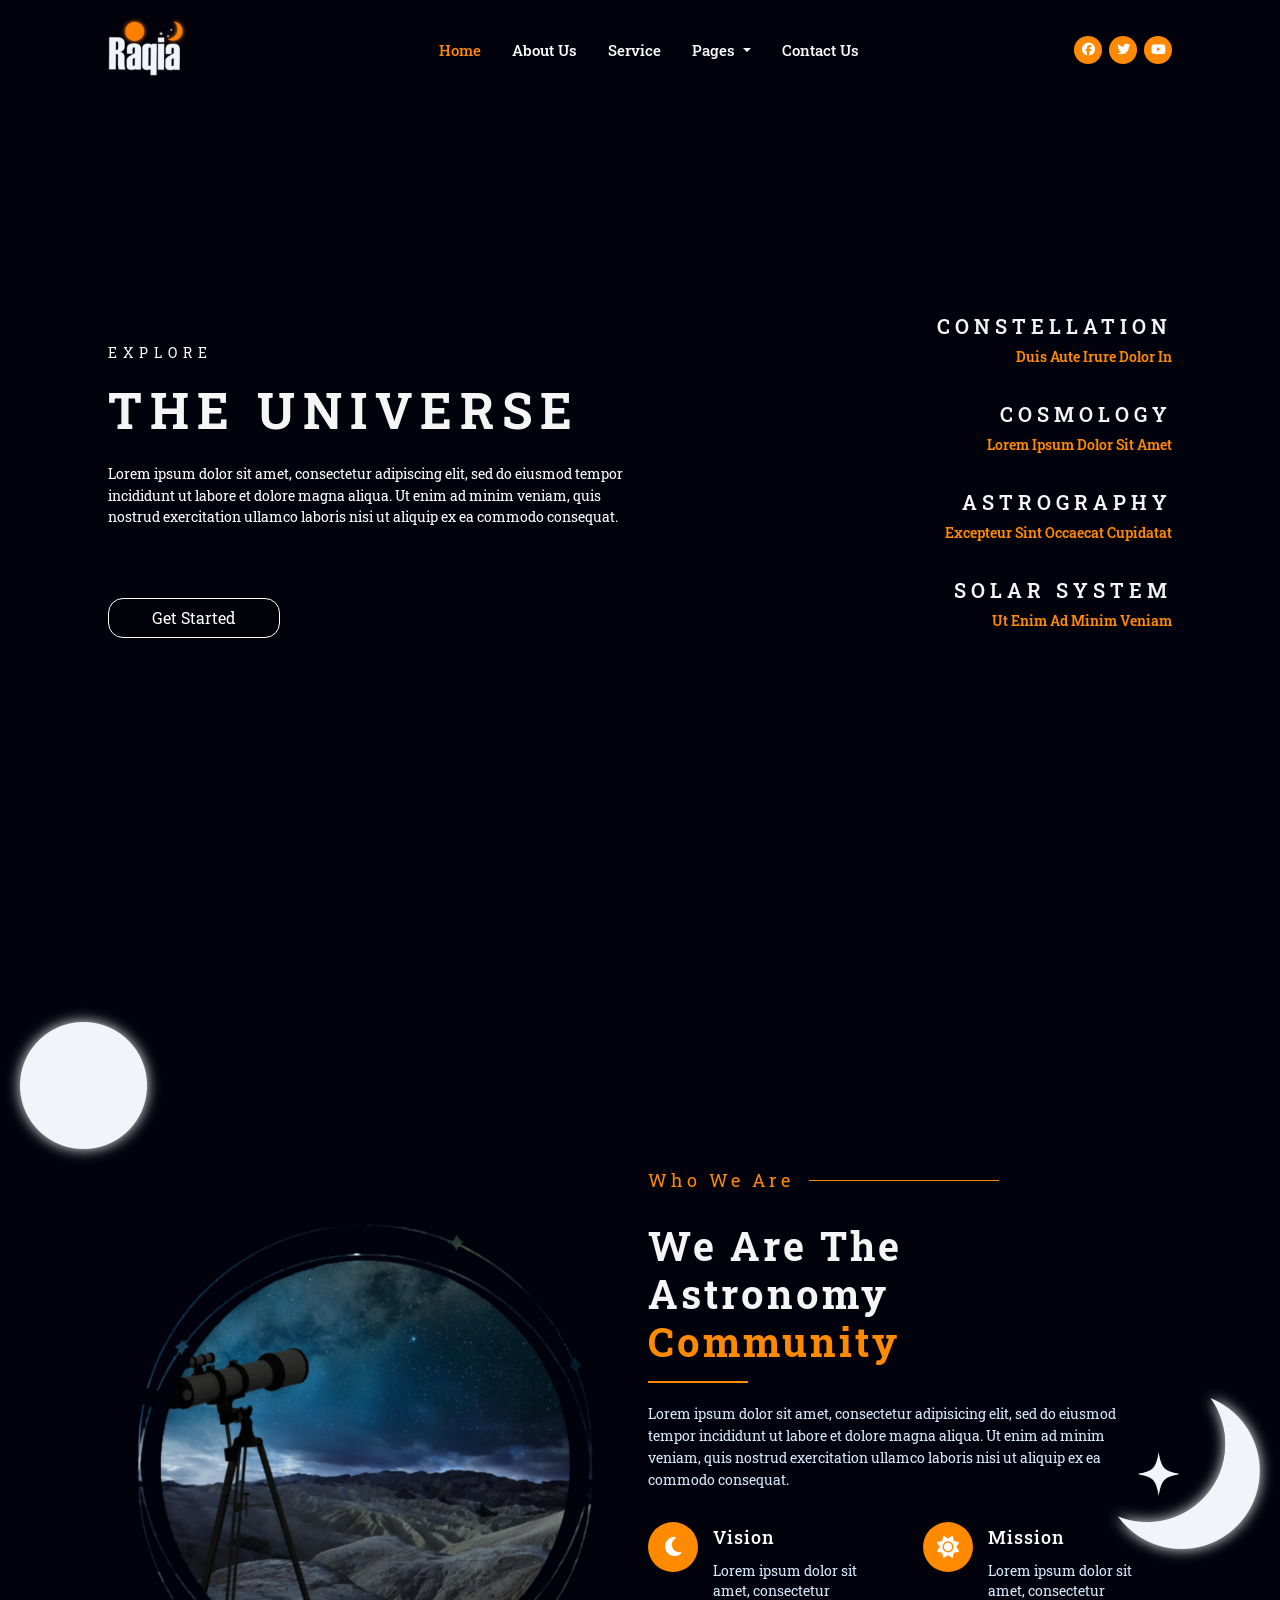
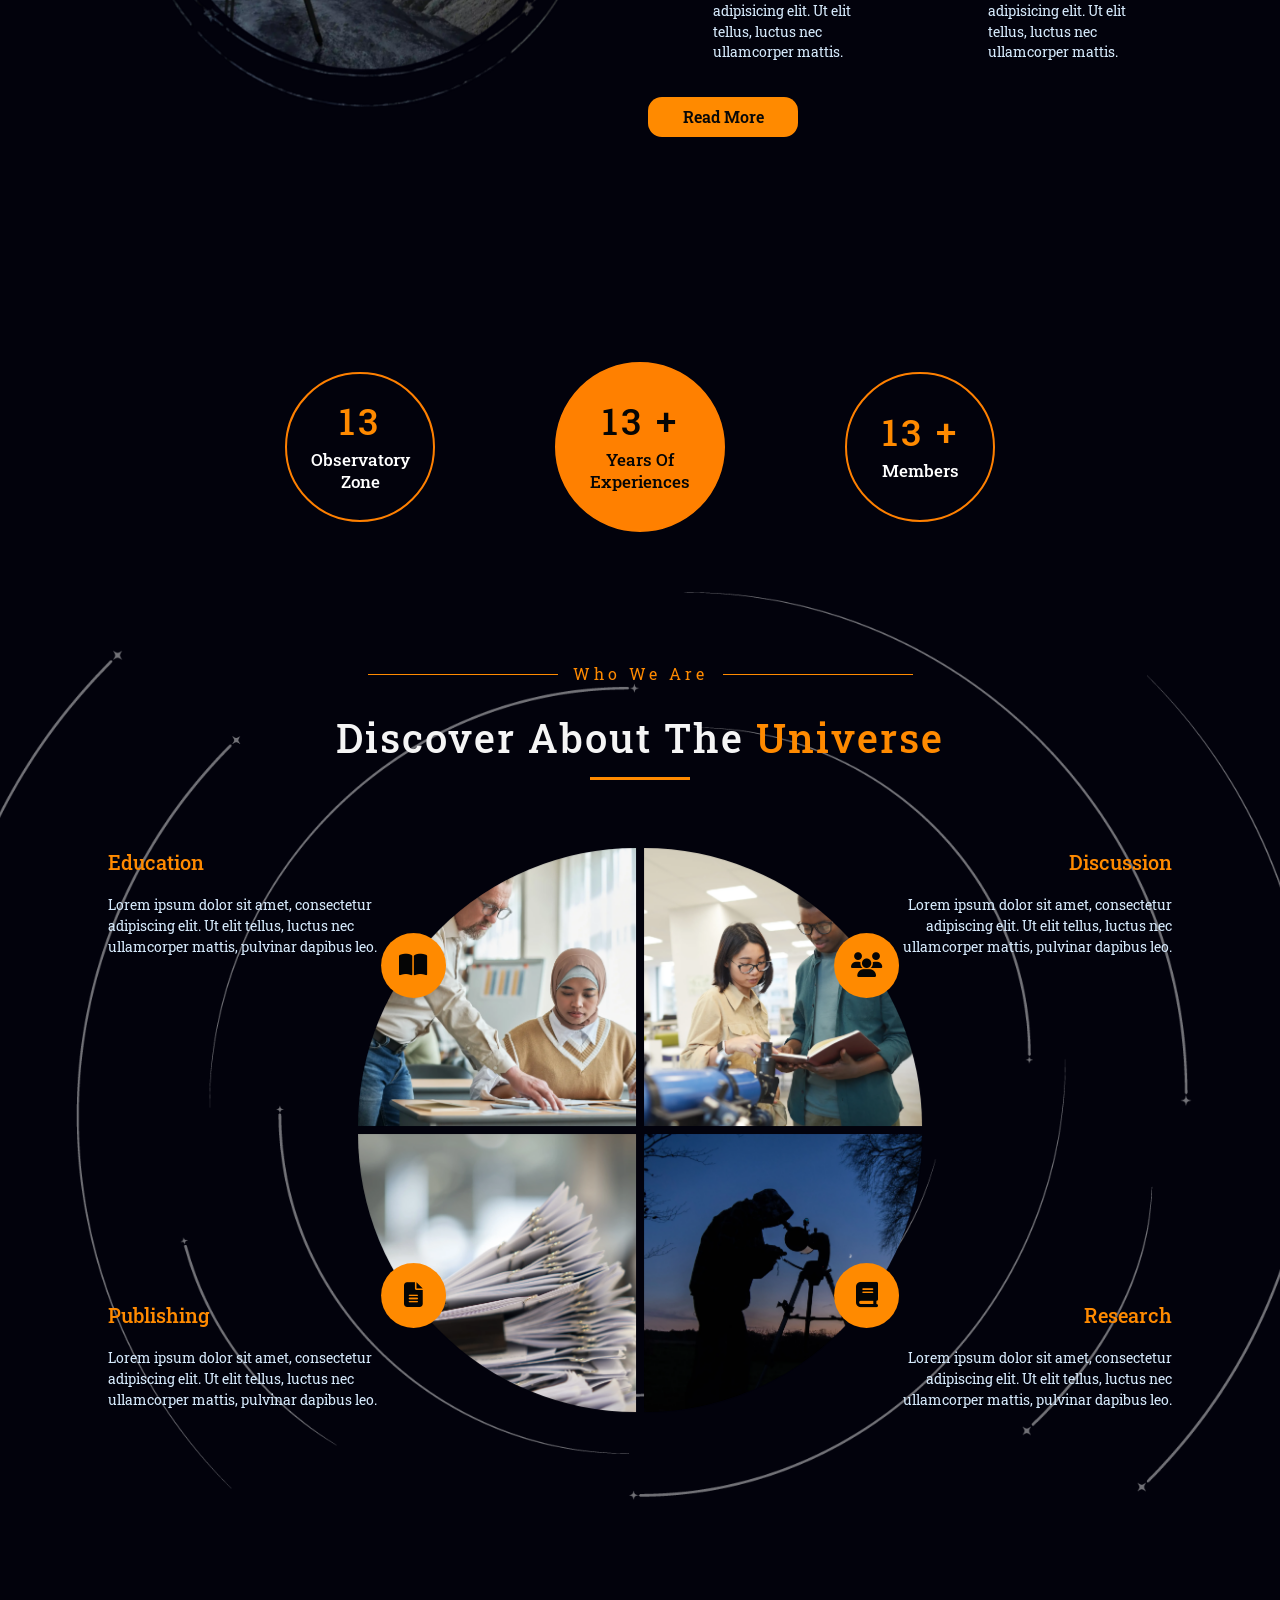
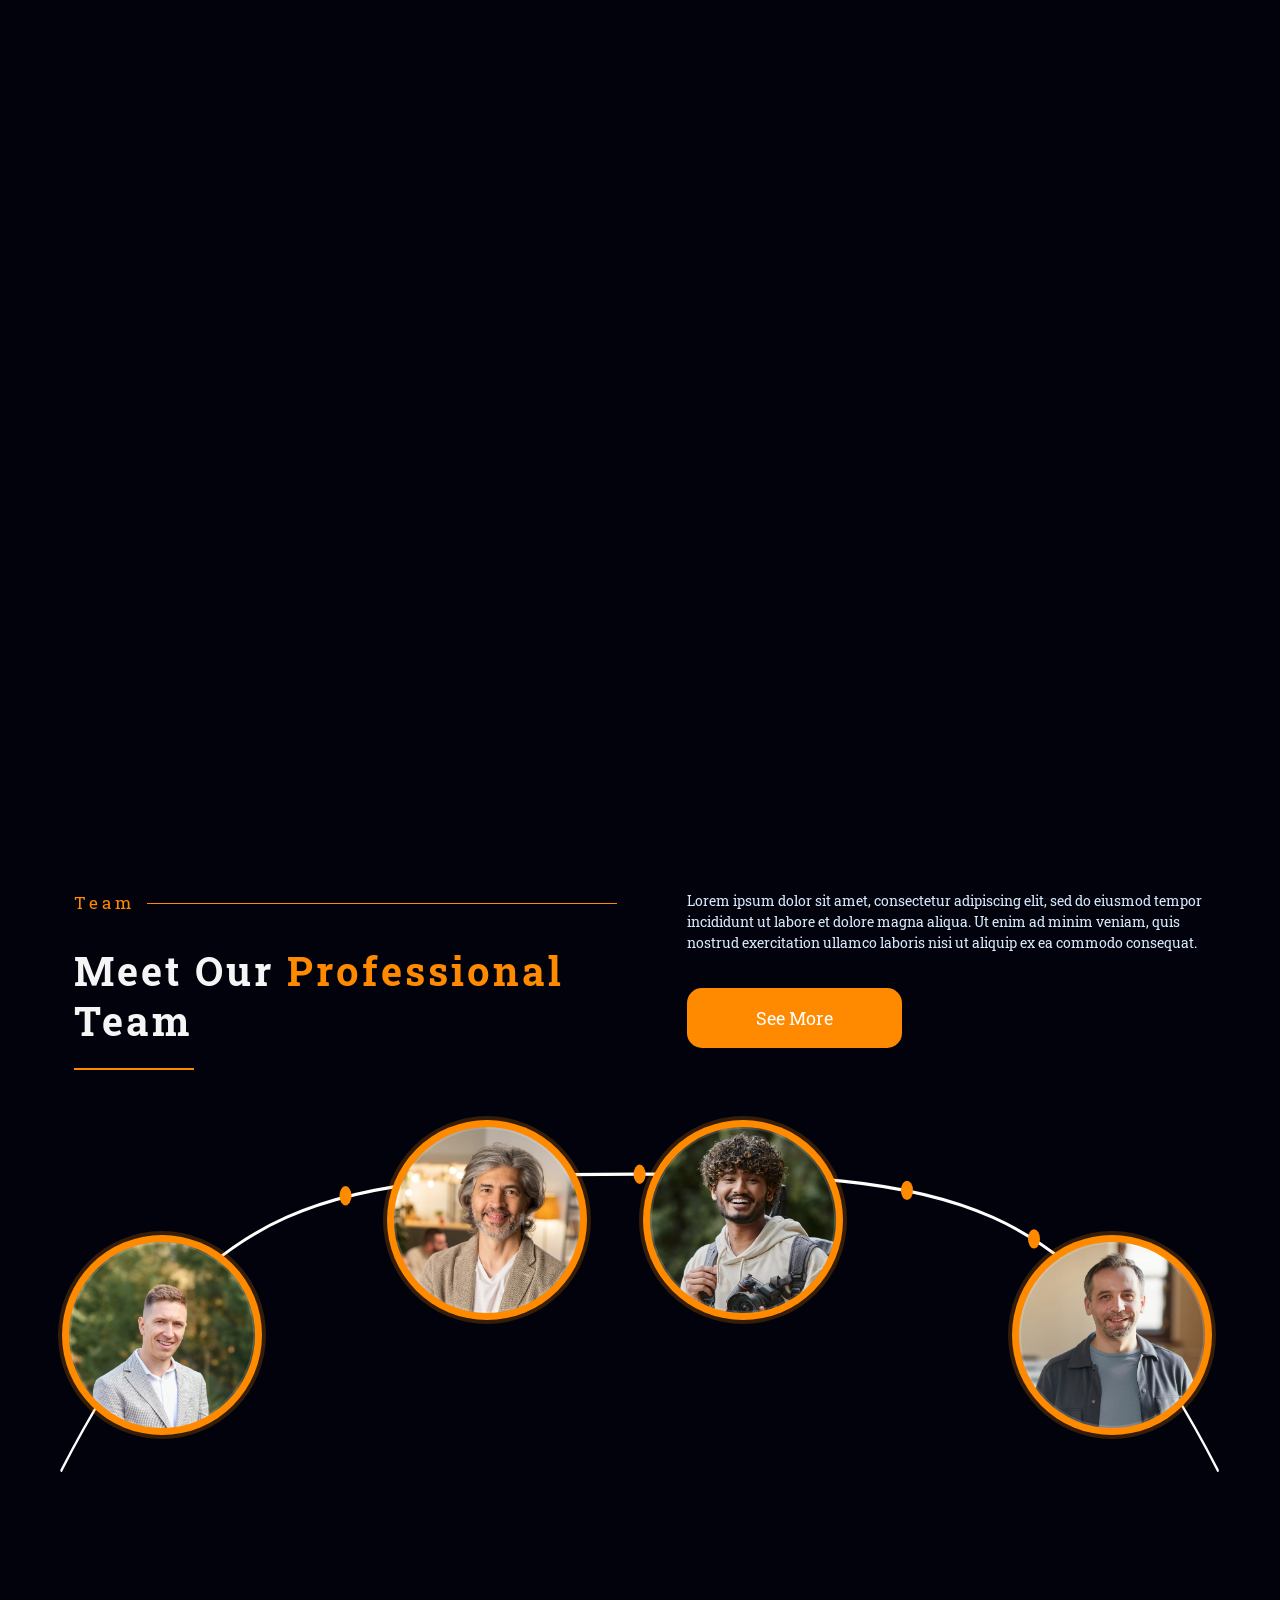
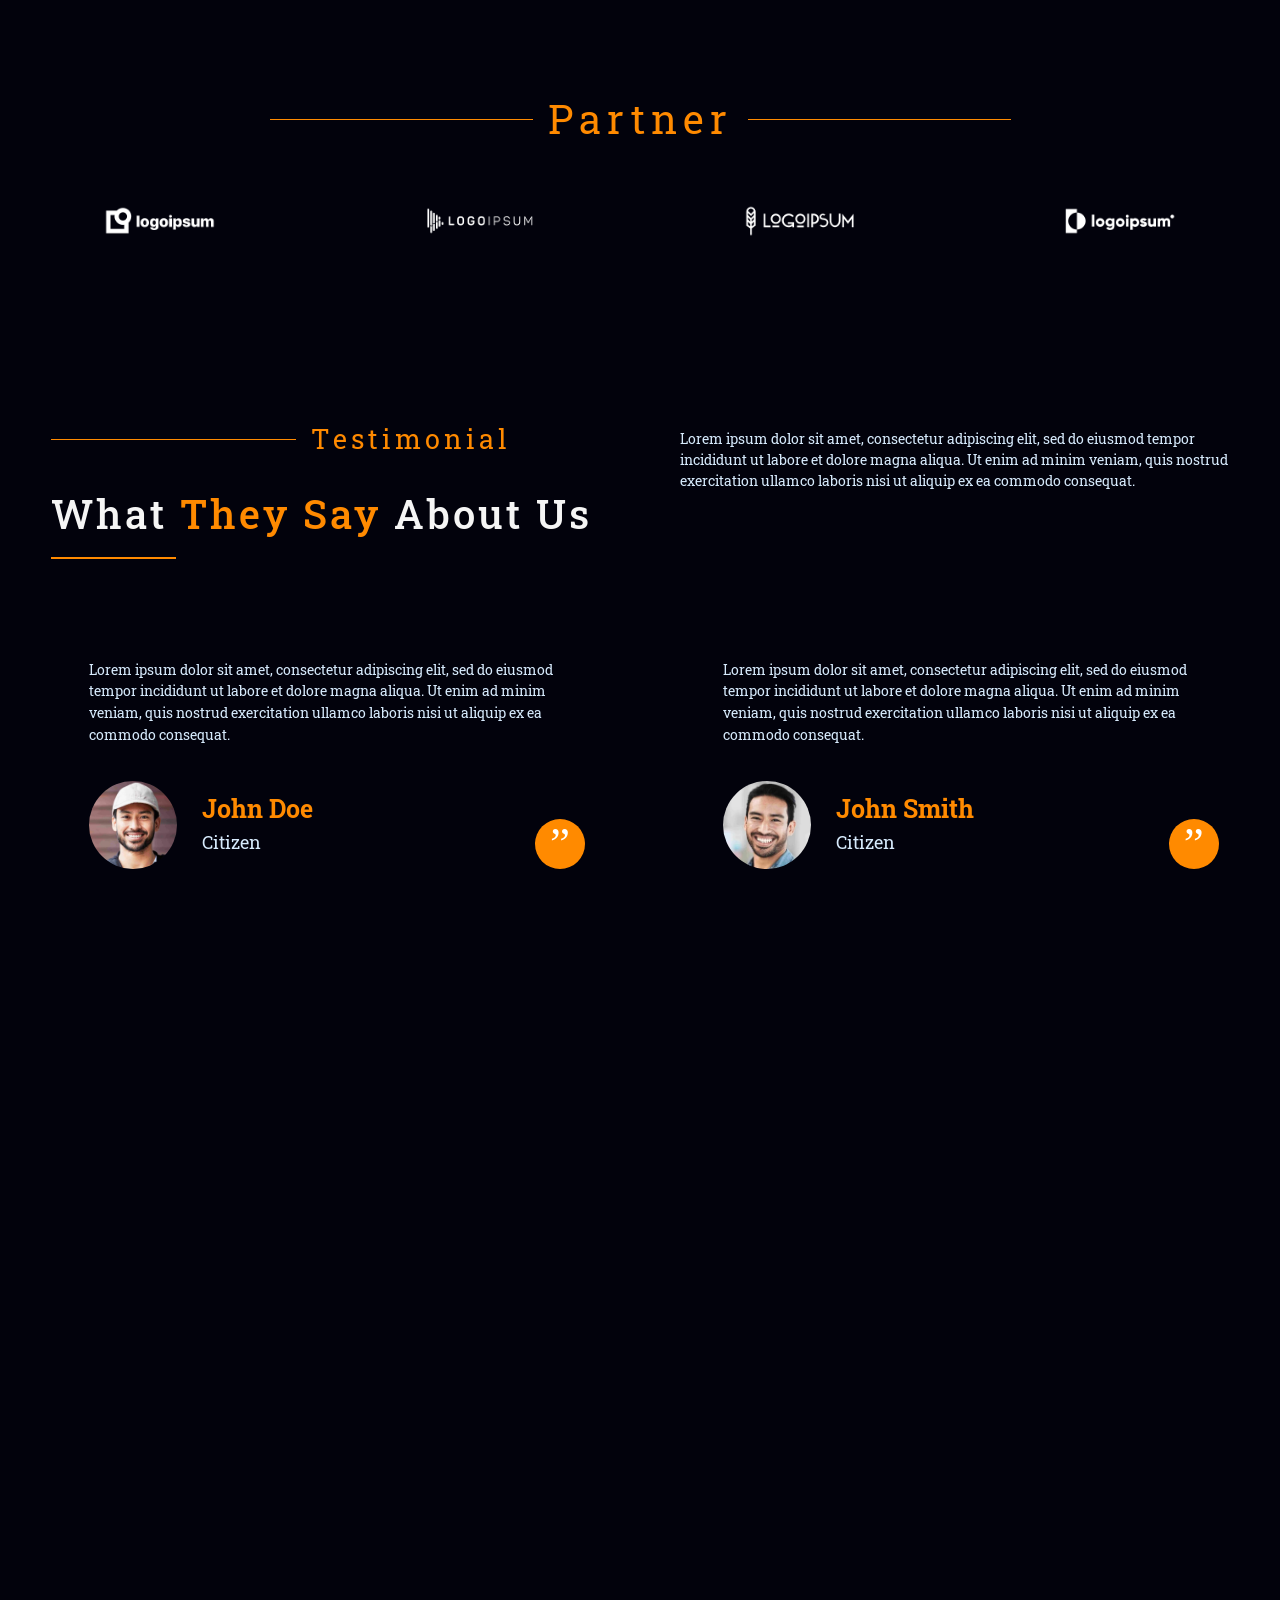
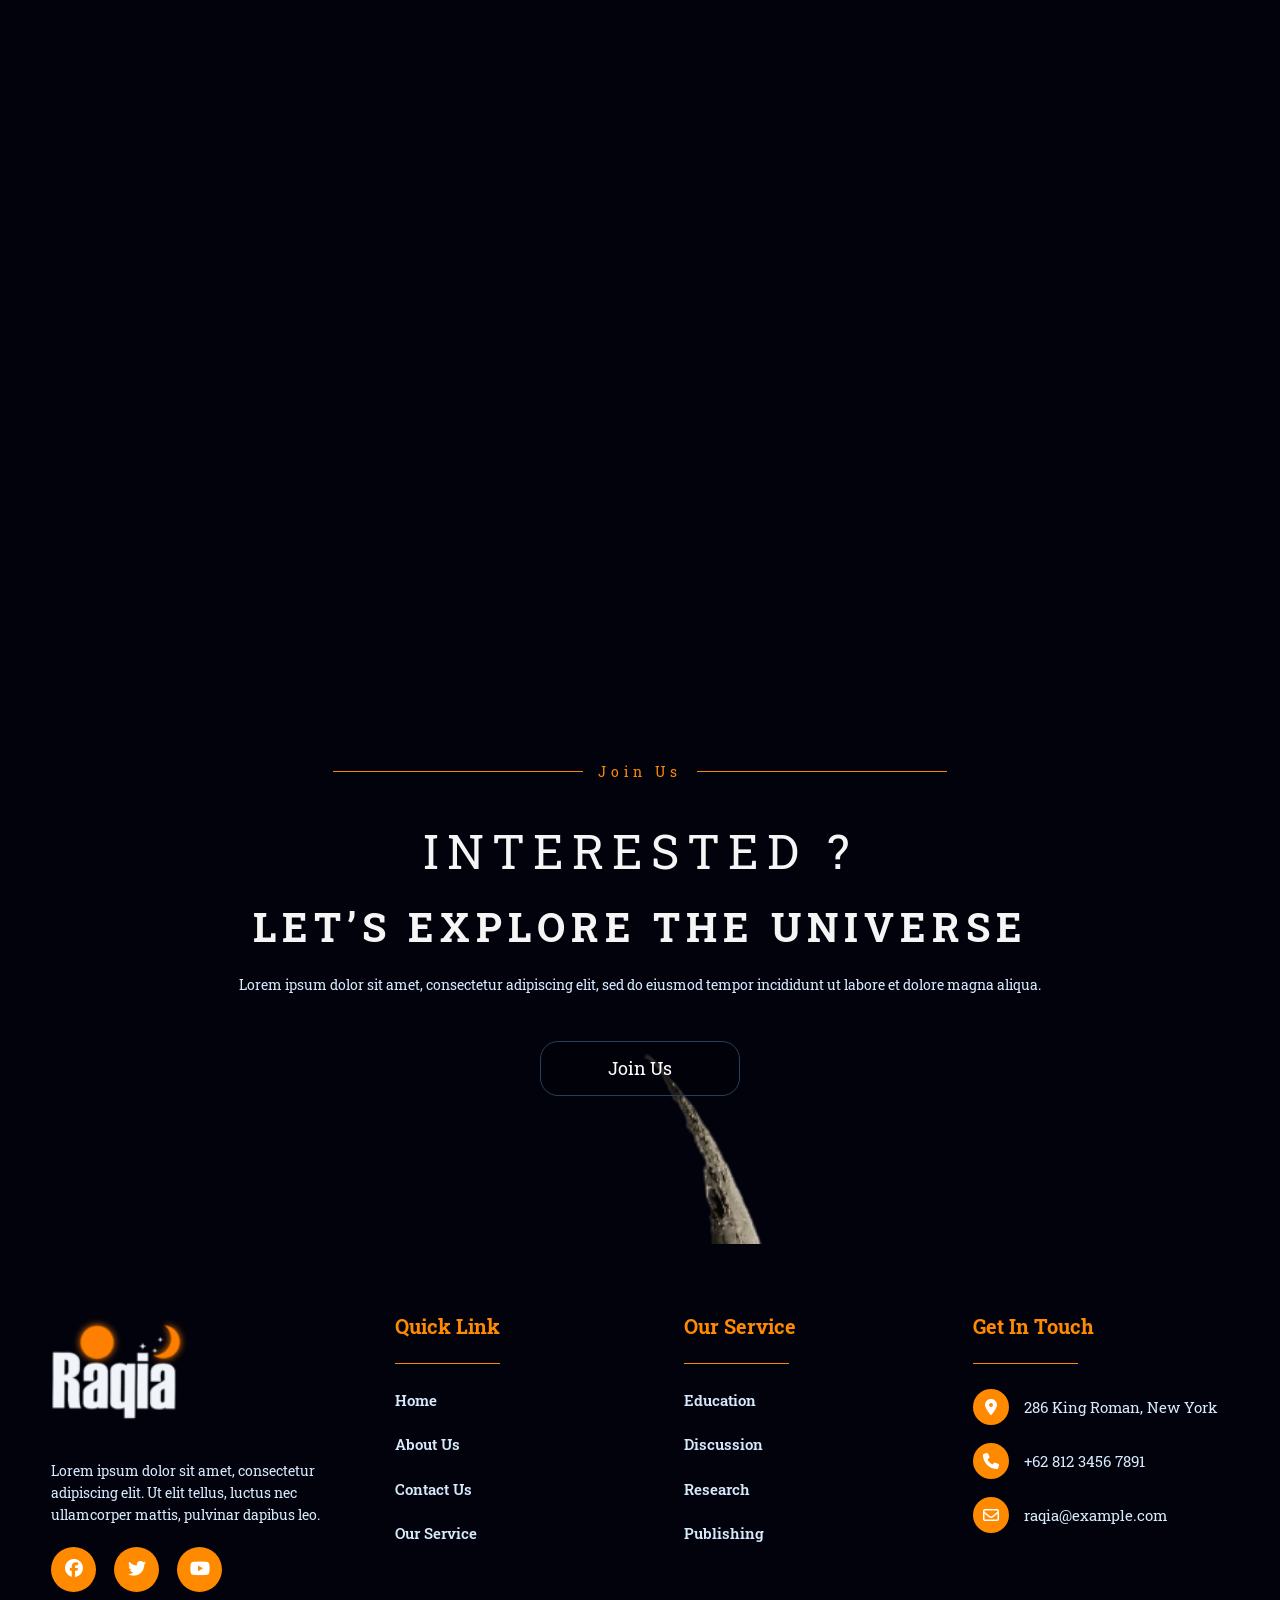
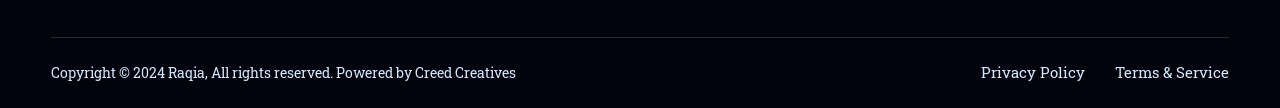
<file: index.html>
<!DOCTYPE html>
<html lang="en">

<head>
    <meta charset="UTF-8">
    <meta name="viewport" content="width=device-width, initial-scale=1.0">

    <title>Raqia - Explore The Universe</title>
    <link href="https://cdn.jsdelivr.net/npm/bootstrap@5.3.3/dist/css/bootstrap.min.css" rel="stylesheet">
    <link rel="preconnect" href="https://fonts.googleapis.com">
    <link rel="preconnect" href="https://fonts.gstatic.com" crossorigin>

    <link href="https://fonts.googleapis.com/css2?family=Roboto+Slab:wght@400;500;600;700&display=swap"
        rel="stylesheet">
    <link rel="stylesheet" href="https://cdnjs.cloudflare.com/ajax/libs/font-awesome/6.5.2/css/all.min.css">


    <link rel="stylesheet" href="assets/CSS/style.css">
    <link rel="stylesheet" href="assets/CSS/main-style.css">
</head>

<body>
    <button id="backToTop" class="back-to-top">
        <i class="fa-solid fa-arrow-up"></i>
    </button>


    <nav class="navbar navbar-expand-lg">
        <div class="container">
            <a href="index.html" class="logo">
                <img src="assets/images/Logo-e1708401673586.png">
            </a>
            <button class="navbar-toggler" type="button" data-bs-toggle="collapse" data-bs-target="#mainNav">
                <span class="navbar-toggler-icon"></span>
            </button>
            <div class="collapse navbar-collapse" id="mainNav">
                <ul class="navbar-nav mx-auto">
                    <li class="nav-item">
                        <a class="nav-link active" href="index.html">Home</a>
                    </li>
                    <li class="nav-item">
                        <a class="nav-link" href="about.html">About Us</a>
                    </li>
                    <li class="nav-item">
                        <a class="nav-link" href="services.html">Service</a>
                    </li>
                    <li class="nav-item dropdown">
                        <a class="nav-link dropdown-toggle" href="#" role="button" data-bs-toggle="dropdown">
                            Pages
                        </a>
                        <ul class="dropdown-menu">
                            <li>
                                <a class="dropdown-item" href="team.html">Team</a>
                            </li>
                            <li>
                                <a class="dropdown-item" href="gallery.html">Gallery</a>
                            </li>

                            <li>
                                <a class="dropdown-item" href="membership.html">MemberShip</a>
                            </li>

                            <li>
                                <a class="dropdown-item" href="Blog.html">Blog</a>
                            </li>

                            <li>
                                <a class="dropdown-item" href="faq.html">Faq</a>
                            </li>

                        </ul>
                    </li>

                    <li class="nav-item">
                        <a class="nav-link" href="contact.html">Contact Us</a>
                    </li>

                </ul>
                <div class="social-icons">

                     <a href="https://www.facebook.com/?utm_source"><i class="fa-brands fa-facebook"></i></a>
                    <a href="https://x.com/?utm_source"><i class="fa-brands fa-twitter"></i></a>
                    <a href="https://www.youtube.com/"><i class="fa-brands fa-youtube"></i></a>

                </div>

            </div>

        </div>
    </nav>

    <section class="hero" id="hero">


        <div id="carouselExampleSlidesOnly" class="carousel slide" data-bs-ride="carousel">

            <div class="carousel-inner">

                <div class="carousel-item active" data-duration="1000">

                    <video class="hero-video" autoplay muted loop playsinline>

                        <source src="https://cdn.pixabay.com/video/2015/08/07/2-135653517_large.mp4" type="video/mp4">

                    </video>

                </div>

                <div class="carousel-item" data-duration="1000">

                    <video class="hero-video" autoplay muted loop playsinline>

                        <source src="https://cdn.pixabay.com/video/2024/09/24/233053_large.mp4" type="video/mp4">

                    </video>

                </div>

                <div class="carousel-item" data-duration="1000">

                    <video class="hero-video" autoplay muted loop playsinline>

                        <source src="https://cdn.pixabay.com/video/2024/06/07/215695_large.mp4" type="video/mp4">

                    </video>

                </div>

            </div>
        </div>
        <div class="container hero-content">
            <div class="bg-content">
                <div class="left-content">

                    <p class="small-title"> EXPLORE </p>
                    <h1>THE UNIVERSE</h1>

                    <p class="description">
                        Lorem ipsum dolor sit amet, consectetur adipiscing elit, sed do eiusmod tempor incididunt ut
                        labore et dolore magna aliqua. Ut enim ad minim veniam, quis nostrud exercitation ullamco
                        laboris nisi ut aliquip ex ea commodo consequat.
                    </p>
                    <a href="#about-section" class="start-btn">
                        Get Started
                    </a>
                </div>

                <div class="right-content">
                    <div class="categories">
                        <div class="category">
                            <h3>CONSTELLATION</h3>
                            <p>Duis Aute Irure Dolor In</p>
                        </div>
                        <div class="category">
                            <h3>COSMOLOGY</h3>
                            <p>Lorem Ipsum Dolor Sit Amet</p>
                        </div>
                        <div class="category">
                            <h3>ASTROGRAPHY</h3>
                            <p>Excepteur Sint Occaecat Cupidatat</p>
                        </div>
                        <div class="category">
                            <h3>SOLAR SYSTEM</h3>
                            <p>Ut Enim Ad Minim Veniam</p>
                        </div>

                    </div>

                </div>

            </div>

        </div>
    </section>

    <section class="about-section" id="about-section">

        <div class="container">
            <div class="about-content">
                <div class="about-image">
                    <div class="image-circle">
                        <img src="assets/images/circle-image2.png" alt="Astronomy">
                    </div>
                </div>
                <div class="about-text">
                    <div class="section-label">
                        Who We Are
                        <span></span>
                    </div>
                    <h2>
                        We Are The Astronomy
                        <strong>Community</strong>
                    </h2>
                    <div class="orange-line"></div>
                    <p class="about-description">
                        Lorem ipsum dolor sit amet, consectetur adipisicing elit,
                        sed do eiusmod tempor incididunt ut labore et dolore magna
                        aliqua. Ut enim ad minim veniam, quis nostrud exercitation
                        ullamco laboris nisi ut aliquip ex ea commodo consequat.
                    </p>
                    <div class="about-features">
                        <div class="about-feature">

                            <div class="feature-icon">
                                <i class="fa-solid fa-moon"></i>
                            </div>

                            <div>
                                <h3>Vision</h3>

                                <p>
                                    Lorem ipsum dolor sit amet,
                                    consectetur adipisicing elit.
                                    Ut elit tellus, luctus nec
                                    ullamcorper mattis.
                                </p>
                            </div>

                        </div>
                        <div class="about-feature">

                            <div class="feature-icon">
                                <i class="fa-solid fa-sun"></i>
                            </div>

                            <div>
                                <h3>Mission</h3>
                                <p>
                                    Lorem ipsum dolor sit amet,
                                    consectetur adipisicing elit.
                                    Ut elit tellus, luctus nec
                                    ullamcorper mattis.
                                </p>
                            </div>

                        </div>
                    </div>
                    <a href="about.html" class="about-btn">
                        Read More
                    </a>

                </div>

            </div>

        </div>

    </section>
    <section class="stats-section">

        <div class="stat-card">
            <div class="stat-number">
                <span class="counter" data-target="14">0</span>
            </div>

            <h3>Observatory<br>Zone</h3>
        </div>


        <div class="stat-card active">
            <div class="stat-number">
                <span class="counter" data-target="25">0</span>
                <span>+</span>
            </div>

            <h3>Years Of<br>Experiences</h3>
        </div>


        <div class="stat-card">
            <div class="stat-number">
                <span class="counter" data-target="500">0</span>
                <span>+</span>
            </div>

            <h3>Members</h3>
        </div>

    </section>

    <section class="discover-section">
        <div class="container">
            <div class="section-label">
                <span></span>

                Who We Are
                <span></span>
            </div>
            <h2 class="discover-title">Discover About The <span>Universe</span></h2>
            <div class="discover-line"></div>
            <div class="discover-content">
                <div class="discover-info education">
                    <a href="education.html">
                        <h3>Education</h3>
                    </a>
                    <p>Lorem ipsum dolor sit amet, consectetur adipiscing elit. Ut elit tellus, luctus nec ullamcorper
                        mattis, pulvinar dapibus leo.</p>
                </div>
                <div class="discover-info discussion">
                   <a href="discussion.html">
                        <h3>Discussion</h3>
                    </a>
                    <p>Lorem ipsum dolor sit amet, consectetur adipiscing elit. Ut elit tellus, luctus nec ullamcorper
                        mattis, pulvinar dapibus leo.</p>
                </div>
                <div class="discover-images">
                    <div class="discover-image image-1"></div>
                    <div class="discover-image image-2"></div>
                    <div class="discover-image image-3"></div>
                    <div class="discover-image image-4"></div>
                    <div class="discover-icon icon-1"><i class="fa-solid fa-book-open"></i></div>
                    <div class="discover-icon icon-2"><i class="fa-solid fa-users"></i></div>
                    <div class="discover-icon icon-3"><i class="fa-solid fa-file-lines"></i></div>
                    <div class="discover-icon icon-4"><i class="fa-solid fa-book"></i></div>
                </div>
                <div class="discover-info publishing">
                    <a href="publishing.html">
                        <h3>Publishing</h3>
                    </a>
                    <p>Lorem ipsum dolor sit amet, consectetur adipiscing elit. Ut elit tellus, luctus nec ullamcorper
                        mattis, pulvinar dapibus leo.</p>
                </div>
                <div class="discover-info research">
                    <a href="research.html">
                        <h3>Research</h3>
                    </a>
                    <p>Lorem ipsum dolor sit amet, consectetur adipiscing elit. Ut elit tellus, luctus nec ullamcorper
                        mattis, pulvinar dapibus leo.</p>
                </div>
            </div>
        </div>
    </section>





    <!-- Human Perspective -->

    <section class="human-section">



        <div class="human-container">
            <!-- leftt column (content and button) -->

            <div class="human-content">

                <div class="human-label">
                    <span>Featured Research</span>
                    <div></div>
                </div>

                <h2>
                    Human Perspective Of The
                    <span>Universe</span>
                </h2>

                <div class="human-line"></div>

                <p>
                    Lorem ipsum dolor sit amet, consectetur adipiscing elit,
                    sed do eiusmod tempor incididunt ut labore et dolore magna aliqua.
                    Ut enim ad minim veniam, quis nostrud exercitation ullamco laboris
                    nisi ut aliquip ex ea commodo consequat.
                </p>

                <p>
                    Duis aute irure dolor in reprehenderit in voluptate velit esse
                    cillum dolore eu fugiat nulla pariatur. Excepteur sint occaecat
                    cupidatat non proident, sunt in culpa qui officia deserunt
                    mollit anim id est laborum.
                </p>

                <div class="human-points">

                    <div>
                        <i class="fa-solid fa-star-and-crescent"></i>
                        <span>Lorem ipsum dolor sit amet, consectetur adipiscing elit</span>
                    </div>

                    <div>
                        <i class="fa-solid fa-star-and-crescent"></i>
                        <span>Lorem ipsum dolor sit amet, consectetur adipiscing elit</span>
                    </div>

                    <div>
                        <i class="fa-solid fa-star-and-crescent"></i>
                        <span>Lorem ipsum dolor sit amet, consectetur adipiscing elit</span>
                    </div>

                </div>

                <!-- Button read more -->

                <a href="Blog.html" class="human-btn">Read More</a>

            </div>

            

            <!-- right column (images) -->
            <div class="human-images">

                <div class="human-main-image">
                    <img src="assets/images/milky-way-galaxy-beautiful-stars-at-night-2023-11-27-05-22-35-utc_result-after_result-after-1024x683.webp"
                        alt="Milky Way">
                </div>

                <div class="human-image human-image-top">
                    <img src="assets/images/professional-photo-shoot-of-milky-way-in-mountains-2023-11-27-05-32-32-utc_result-after_result-after-1024x754.webp"
                        alt="Night Sky">
                </div>

                <div class="human-image human-image-bottom">
                    <img src="assets/images/male-teacher-in-glasses-sitting-at-desk-and-explai-2023-11-27-04-51-20-utc_result-after-e1708582159595.webp"
                        alt="Research">
                </div>

            </div>

        </div>

    </section>




    <!-- Team Section -->

    <section class="team-section">


        <div class="team-header">

            <div class="team-title">

                <div class="team-label">
                    <span>Team</span>
                    <span class="team-label-line"></span>
                </div>

                <h2>
                    Meet Our
                    <span>Professional</span>
                    Team
                </h2>

                <div class="team-small-line"></div>

            </div>


            <div class="team-description">

                <p>
                    Lorem ipsum dolor sit amet, consectetur adipiscing elit,
                    sed do eiusmod tempor incididunt ut labore et dolore magna aliqua.
                    Ut enim ad minim veniam, quis nostrud exercitation ullamco
                    laboris nisi ut aliquip ex ea commodo consequat.
                </p>

                <a href="ourteam.html" class="team-btn">
                    See More
                </a>

            </div>

        </div>



        <div class="team-orbit">



            <svg class="team-orbit-svg" viewBox="0 0 1800 390" preserveAspectRatio="none">

                <path class="team-orbit-path" d="
                M 35 330
                C 250 70,
                  430 55,
                  900 55
                C 1370 55,
                  1550 70,
                  1765 330
                " />

                <circle class="orbit-dot dot-1" cx="460" cy="75" r="9" />
                <circle class="orbit-dot dot-2" cx="255" cy="140" r="9" />
                <circle class="orbit-dot dot-3" cx="900" cy="55" r="9" />
                <circle class="orbit-dot dot-4" cx="1300" cy="70" r="9" />
                <circle class="orbit-dot dot-5" cx="1490" cy="115" r="9" />

            </svg>


            <!-- member 1 -->

            <div class="team-member team-member-1">

                <div class="team-image">

                    <img src="assets/images/male-businessman-astrologer-astronomer-works-and-l-2023-11-27-05-09-16-utc_result-after_result-after-e1708582297453.webp"
                        alt="Team Member 1">

                    <div class="team-hover">

                        <h3>Jane Doe </h3>

                        <p>Founder</p>

                        <div class="team-social">
                            <a href="https://www.facebook.com/?utm_source"><i class="fa-brands fa-facebook"></i></a>
                            <a href="https://x.com/?utm_source"><i class="fa-brands fa-twitter"></i></a>
                            <a href="https://www.youtube.com/"><i class="fa-brands fa-youtube"></i></a>

                        </div>

                    </div>

                </div>

            </div>

            <!-- member 2 -->

            <div class="team-member team-member-2">

                <div class="team-image">

                    <img src="assets/images/grey-haired-cheerful-bearded-man-in-casualwear-cro-2023-11-27-05-27-33-utc_result-after-e1708582313463.webp"
                        alt="Team Member 2">

                    <div class="team-hover">

                        <h3>Erick Smith</h3>

                        <p>Scientist</p>

                        <div class="team-social">

                            <a href="https://www.facebook.com/?utm_source"><i class="fa-brands fa-facebook"></i></a>
                            <a href="https://x.com/?utm_source"><i class="fa-brands fa-twitter"></i></a>
                            <a href="https://www.youtube.com/"><i class="fa-brands fa-youtube"></i></a>

                        </div>

                    </div>

                </div>

            </div>


            <!-- member 3 -->

            <div class="team-member team-member-3">

                <div class="team-image">

                    <img src="assets/images/excited-indian-tourist-holding-professional-camera-2023-11-27-05-24-18-utc_result-after_result-after-e1708582278959.webp"
                        alt="Team Member 3">

                    <div class="team-hover">

                        <h3>John Smith</h3>

                        <p>Astrophotographer</p>

                        <div class="team-social">

                            <a href="https://www.facebook.com/?utm_source"><i class="fa-brands fa-facebook"></i></a>
                            <a href="https://x.com/?utm_source"><i class="fa-brands fa-twitter"></i></a>
                            <a href="https://www.youtube.com/"><i class="fa-brands fa-youtube"></i></a>

                        </div>

                    </div>

                </div>

            </div>


            <!-- member 4 -->

            <div class="team-member team-member-4">

                <div class="team-image">

                    <img src="assets/images/smiling-college-professor-2023-11-27-05-10-25-utc_result-after_result-after_result-after-e1708582262393.webp"
                        alt="Team Member 4">

                    <div class="team-hover">

                        <h3>Tim Rodger</h3>

                        <p>Lecturer</p>

                        <div class="team-social">

                            <a href="https://www.facebook.com/?utm_source"><i class="fa-brands fa-facebook"></i></a>
                            <a href="https://x.com/?utm_source"><i class="fa-brands fa-twitter"></i></a>
                            <a href="https://www.youtube.com/"><i class="fa-brands fa-youtube"></i></a>

                        </div>

                    </div>

                </div>

            </div>

        </div>

    </section>





    <!-- parent (logos section) -->

    <section class="partner-section">

        <div class="partner-title">
            <span></span>
            <h2>Partner</h2>
            <span></span>
        </div>

        <div class="partner-slider">

            <div class="partner-track">

                <div class="partner-logo">
                    <img src="assets/images/partner1.png">
                </div>

                <div class="partner-logo">
                    <img src="assets/images/partner2.png">
                </div>

                <div class="partner-logo">
                    <img src="assets/images/partner3.png">
                </div>

                <div class="partner-logo">
                    <img src="assets/images/partner4.png">
                </div>

                <div class="partner-logo">
                    <img src="assets/images/partner4.png">
                </div>

                <!-- duplicate -->

                <div class="partner-logo">
                    <img src="assets/images/partner1.png">
                </div>

                <div class="partner-logo">
                    <img src="assets/images/partner2.png">
                </div>

                <div class="partner-logo">
                    <img src="assets/images/partner3.png">
                </div>

                <div class="partner-logo">
                    <img src="assets/images/partner4.png">
                </div>

            </div>

        </div>

    </section>




    <!-- Customers reviews  -->



    <section class="testimonial-section">


        <!-- first part (grid)-->
        <div class="testimonial-header">

            <div class="testimonial-title">

                <div class="testimonial-label">
                    <span></span>
                    <h3>Testimonial</h3>
                </div>

                <h2>
                    What <span>They Say</span> About Us
                </h2>

                <div class="testimonial-line"></div>

            </div>


            <p class="testimonial-description">
                Lorem ipsum dolor sit amet, consectetur adipiscing elit,
                sed do eiusmod tempor incididunt ut labore et dolore magna aliqua.
                Ut enim ad minim veniam, quis nostrud exercitation ullamco laboris
                nisi ut aliquip ex ea commodo consequat.
            </p>

        </div>



       <!-- second part (slider with css and js)-->
        <div class="testimonial-slider">

            <div class="testimonial-track">


                <!-- 1 -->

                <div class="testimonial-card">

                    <p>
                        Lorem ipsum dolor sit amet, consectetur adipiscing elit,
                        sed do eiusmod tempor incididunt ut labore et dolore magna aliqua.
                        Ut enim ad minim veniam, quis nostrud exercitation ullamco laboris
                        nisi ut aliquip ex ea commodo consequat.
                    </p>

                    <div class="testimonial-person">

                        <img src="assets/images/person1.jpg">

                        <div>
                            <h4>John Doe</h4>
                            <span>Citizen</span>
                        </div>

                    </div>

                    <div class="quote">
                        ”
                    </div>

                </div>


                <!-- 2 -->

                <div class="testimonial-card">

                    <p>
                        Lorem ipsum dolor sit amet, consectetur adipiscing elit,
                        sed do eiusmod tempor incididunt ut labore et dolore magna aliqua.
                        Ut enim ad minim veniam, quis nostrud exercitation ullamco laboris
                        nisi ut aliquip ex ea commodo consequat.
                    </p>

                    <div class="testimonial-person">

                        <img src="assets/images/person2.jpg">

                        <div>
                            <h4>John Smith</h4>
                            <span>Citizen</span>
                        </div>

                    </div>

                    <div class="quote">
                        ”
                    </div>

                </div>


                <!-- 3 -->

                <div class="testimonial-card">

                    <p>
                        Lorem ipsum dolor sit amet, consectetur adipiscing elit,
                        sed do eiusmod tempor incididunt ut labore et dolore magna aliqua.
                        Ut enim ad minim veniam, quis nostrud exercitation ullamco laboris
                        nisi ut aliquip ex ea commodo consequat.
                    </p>

                    <div class="testimonial-person">

                        <img src="assets/images/person3.jpg">

                        <div>
                            <h4>Sarah Doe</h4>
                            <span>Citizen</span>
                        </div>

                    </div>

                    <div class="quote">
                        ”
                    </div>

                </div>


                <!-- 4 -->

                <div class="testimonial-card">

                    <p>
                        Lorem ipsum dolor sit amet, consectetur adipiscing elit,
                        sed do eiusmod tempor incididunt ut labore et dolore magna aliqua.
                        Ut enim ad minim veniam, quis nostrud exercitation ullamco laboris
                        nisi ut aliquip ex ea commodo consequat.
                    </p>

                    <div class="testimonial-person">

                        <img src="assets/images/person4.jpg">

                        <div>
                            <h4>Michael Doe</h4>
                            <span>Citizen</span>
                        </div>

                    </div>

                    <div class="quote">
                        ”
                    </div>

                </div>


                <!-- Copy of first cards -->

                <div class="testimonial-card">

                    <p>
                        Lorem ipsum dolor sit amet, consectetur adipiscing elit,
                        sed do eiusmod tempor incididunt ut labore et dolore magna aliqua.
                        Ut enim ad minim veniam, quis nostrud exercitation ullamco laboris
                        nisi ut aliquip ex ea commodo consequat.
                    </p>

                    <div class="testimonial-person">

                        <img src="assets/images/person1.jpg">

                        <div>
                            <h4>John Doe</h4>
                            <span>Citizen</span>
                        </div>

                    </div>

                    <div class="quote">
                        ”
                    </div>

                </div>


                <!-- 2 -->

                <div class="testimonial-card">

                    <p>
                        Lorem ipsum dolor sit amet, consectetur adipiscing elit,
                        sed do eiusmod tempor incididunt ut labore et dolore magna aliqua.
                        Ut enim ad minim veniam, quis nostrud exercitation ullamco laboris
                        nisi ut aliquip ex ea commodo consequat.
                    </p>

                    <div class="testimonial-person">

                        <img src="assets/images/person2.jpg">

                        <div>
                            <h4>John Smith</h4>
                            <span>Citizen</span>
                        </div>

                    </div>

                    <div class="quote">
                        ”
                    </div>

                </div>

            </div>

        </div>

    </section>




    <!-- latest news and blogs section -->

    <section class="news-section">

        <!-- first part (grid) -->

        <div class="news-header">

            <div class="news-title">

                <div class="news-label">
                    <span>Insight</span>
                    <div></div>
                </div>

                <h2>
                    Latest <span>News & Blog</span>
                </h2>

                <div class="news-line"></div>

            </div>


            <div class="news-description">

                <p>
                    Lorem ipsum dolor sit amet, consectetur adipiscing elit,
                    sed do eiusmod tempor incididunt ut labore et dolore magna aliqua.
                    Ut enim ad minim veniam, quis nostrud exercitation
                    ullamco laboris nisi ut aliquip ex ea commodo consequat.
                </p>

                <a href="Blog.html" class="news-btn">
                    More Insight
                </a>

            </div>

        </div>


        <!-- Cards  -->


        <div class="news-cards">


            <!-- Card 1 -->

            <div class="news-card">

                <div class="news-image">

                    <img src="assets/images/news1.webp">

                    <span class="news-category">
                        Events
                    </span>

                </div>

                <h3>Duis Aute Irure Dolor</h3>

                <div class="news-date">
                    <i class="fa-regular fa-calendar"></i>
                    <span>February 15, 2024</span>
                </div>

                <p>
                    Lorem ipsum dolor sit amet, consectetur adipiscing
                    elit, sed do eiusmod tempor incididunt ut labore et
                    dolore magna aliqua. Ut enim ad minim veniam,
                    quis...
                </p>

                <a href="Blog.html" class="news-read">
                    Read more
                </a>

            </div>


            <!-- Card 2 -->

            <div class="news-card">

                <div class="news-image">

                    <img src="assets/images/news2.webp">

                    <span class="news-category">
                        News
                    </span>

                </div>

                <h3>Lorem Ipsum</h3>

                <div class="news-date">
                    <i class="fa-regular fa-calendar"></i>
                    <span>February 7, 2024</span>
                </div>

                <p>
                    Lorem ipsum dolor sit amet, consectetur adipiscing
                    elit, sed do eiusmod tempor incididunt ut labore et
                    dolore magna aliqua. Ut enim ad minim veniam,
                    quis...
                </p>

                <a href="Blog.html" class="news-read">
                    Read more
                </a>

            </div>


            <!-- Card 3 -->

            <div class="news-card">

                <div class="news-image">

                    <img src="assets/images/news3.webp">

                    <span class="news-category">
                        Astrophotography
                    </span>

                </div>

                <h3>Excepteur Sint</h3>

                <div class="news-date">
                    <i class="fa-regular fa-calendar"></i>
                    <span>January 29, 2024</span>
                </div>

                <p>
                    Lorem ipsum dolor sit amet, consectetur adipiscing
                    elit, sed do eiusmod tempor incididunt ut labore et
                    dolore magna aliqua. Ut enim ad minim veniam,
                    quis...
                </p>

                <a href="Blog.html" class="news-read">
                    Read more
                </a>

            </div>


        </div>

    </section>



    <!-- join us section -->

    <section class="join-section">

        <div class="join-moon"></div>

        <div class="join-content">

            <div class="join-label">
                <span></span>
                <p>Join Us</p>
                <span></span>
            </div>

            <h3>INTERESTED ?</h3>

            <h2>LET’S EXPLORE THE UNIVERSE</h2>

            <p class="join-description">
                Lorem ipsum dolor sit amet, consectetur adipiscing elit,
                sed do eiusmod tempor incididunt ut labore et dolore magna aliqua.
            </p>

            <a href="about.html#Contact-form" class="join-btn">
                Join Us
            </a>

        </div>

    </section>




    <!-- Footer -->

    <footer class="footer">

        <div class="footer-container">

            <div class="footer-about footer-item">
                <img src="assets/images/Logo-e1708401673586.png" alt="Raqia">

                <p>
                    Lorem ipsum dolor sit amet, consectetur
                    adipiscing elit. Ut elit tellus, luctus nec
                    ullamcorper mattis, pulvinar dapibus leo.
                </p>

                <div class="footer-social">
                    <a href="https://www.facebook.com/?utm_source"><i class="fa-brands fa-facebook"></i></a>
                    <a href="https://x.com/?utm_source"><i class="fa-brands fa-twitter"></i></a>
                    <a href="https://www.youtube.com/"><i class="fa-brands fa-youtube"></i></a>
                </div>
            </div>


            <div class="footer-links footer-item">

                <h3>Quick Link</h3>
                <span class="footer-line"></span>

                <a href="index.html">Home</a>
                <a href="about.html">About Us</a>
                <a href="contact.html">Contact Us</a>
                <a href="services.html">Our Service</a>

            </div>


            <div class="footer-links footer-item">

                <h3>Our Service</h3>
                <span class="footer-line"></span>


                <!-- remember this -->

                <a href="education.html">Education</a>
                <a href="discussion.html">Discussion</a>
                <a href="research.html">Research</a>
                <a href="publishing.html">Publishing</a>

            </div>


            <div class="footer-contact footer-item">

                <h3>Get In Touch</h3>
                <span class="footer-line"></span>

                <div class="contact-item">
                    <div class="contact-icon">
                        <i class="fa-solid fa-location-dot"></i>
                    </div>
                    <span>286 King Roman, New York</span>
                </div>

                <div class="contact-item">
                    <div class="contact-icon">
                        <i class="fa-solid fa-phone"></i>
                    </div>
                    <span>+62 812 3456 7891</span>
                </div>

                <div class="contact-item">
                    <div class="contact-icon">
                        <i class="fa-regular fa-envelope"></i>
                    </div>
                    <span>raqia@example.com</span>
                </div>

            </div>

        </div>


        <div class="footer-bottom">

            <p>
                Copyright © 2024 Raqia, All rights reserved.
                Powered by Creed Creatives
            </p>

            <div>
                <!-- and remember this -->
                <a href="privacy.html">Privacy Policy</a>
                <a href="terms.html">Terms &amp; Service</a>
            </div>

        </div>

    </footer>


    <script src="https://cdn.jsdelivr.net/npm/bootstrap@5.3.3/dist/js/bootstrap.bundle.min.js"></script>

    <script src="./assets/JS/script.js"></script>


</body>

</html>
</file>
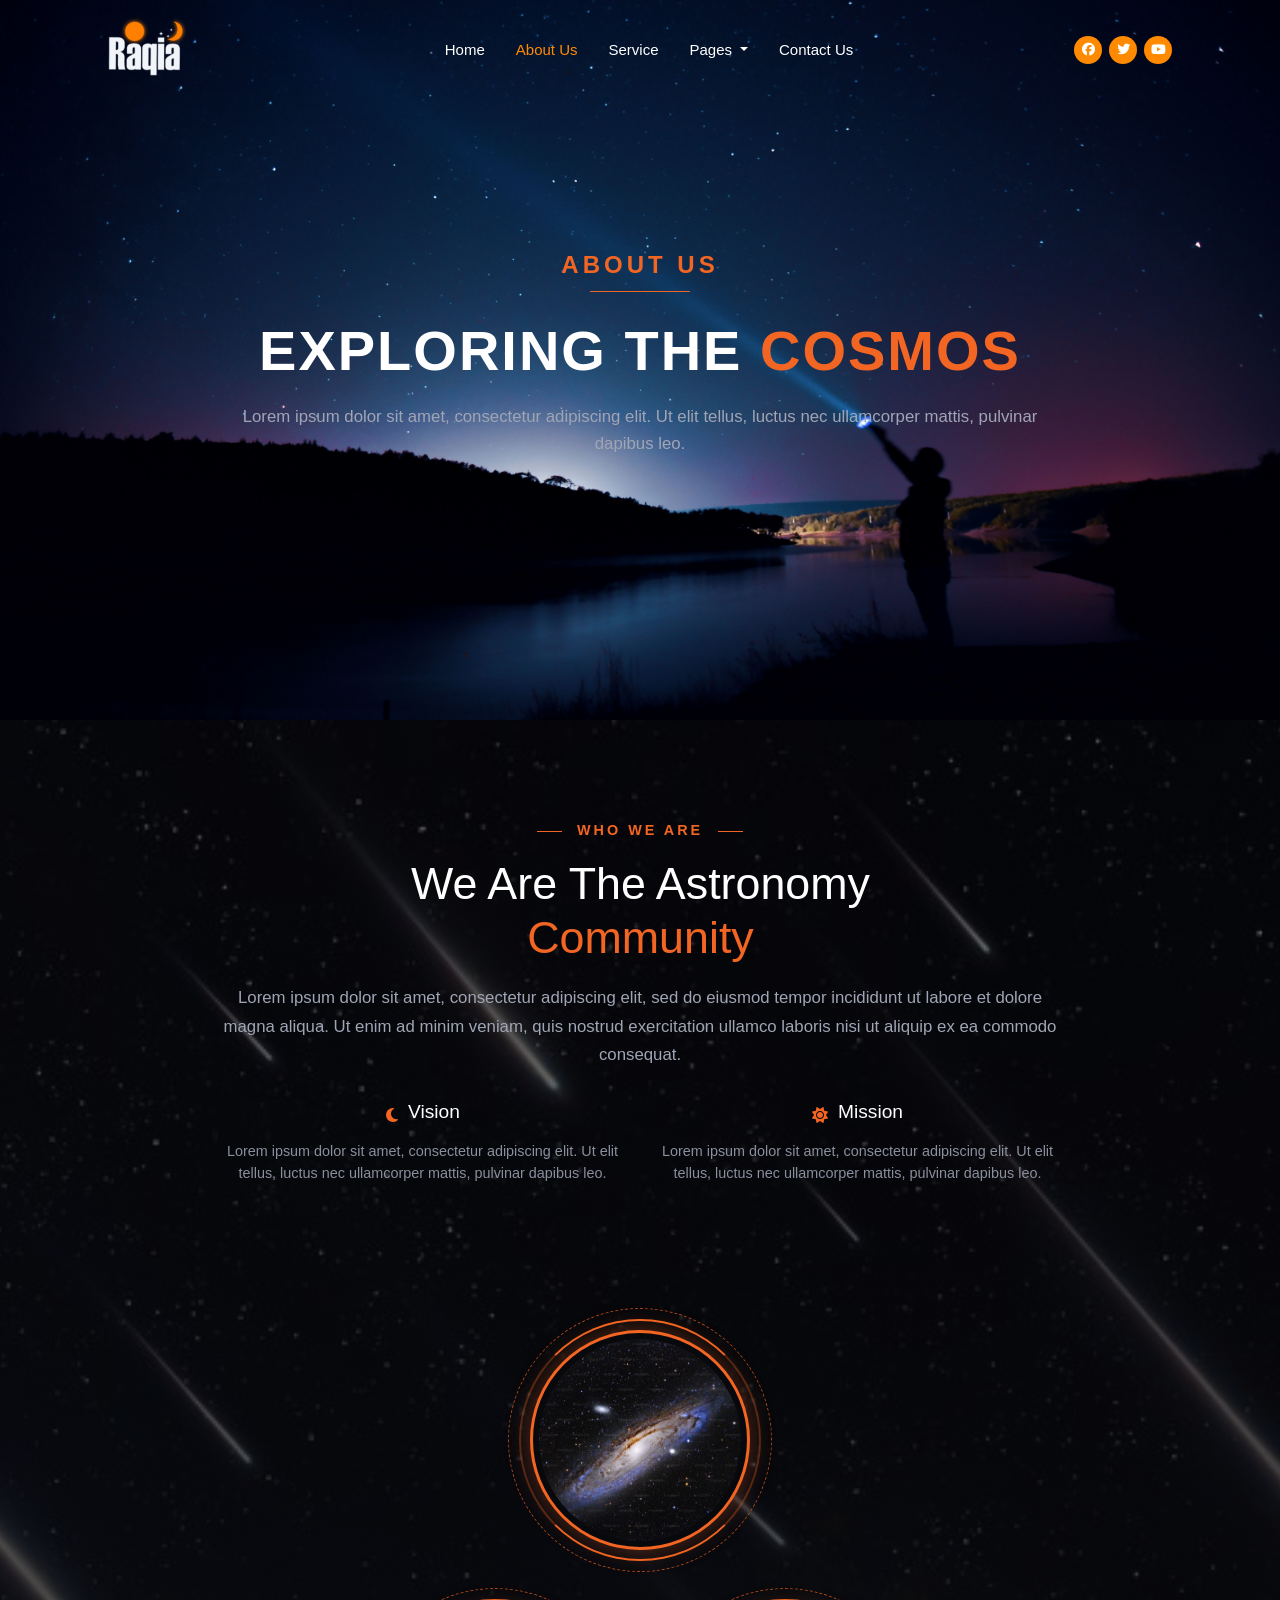
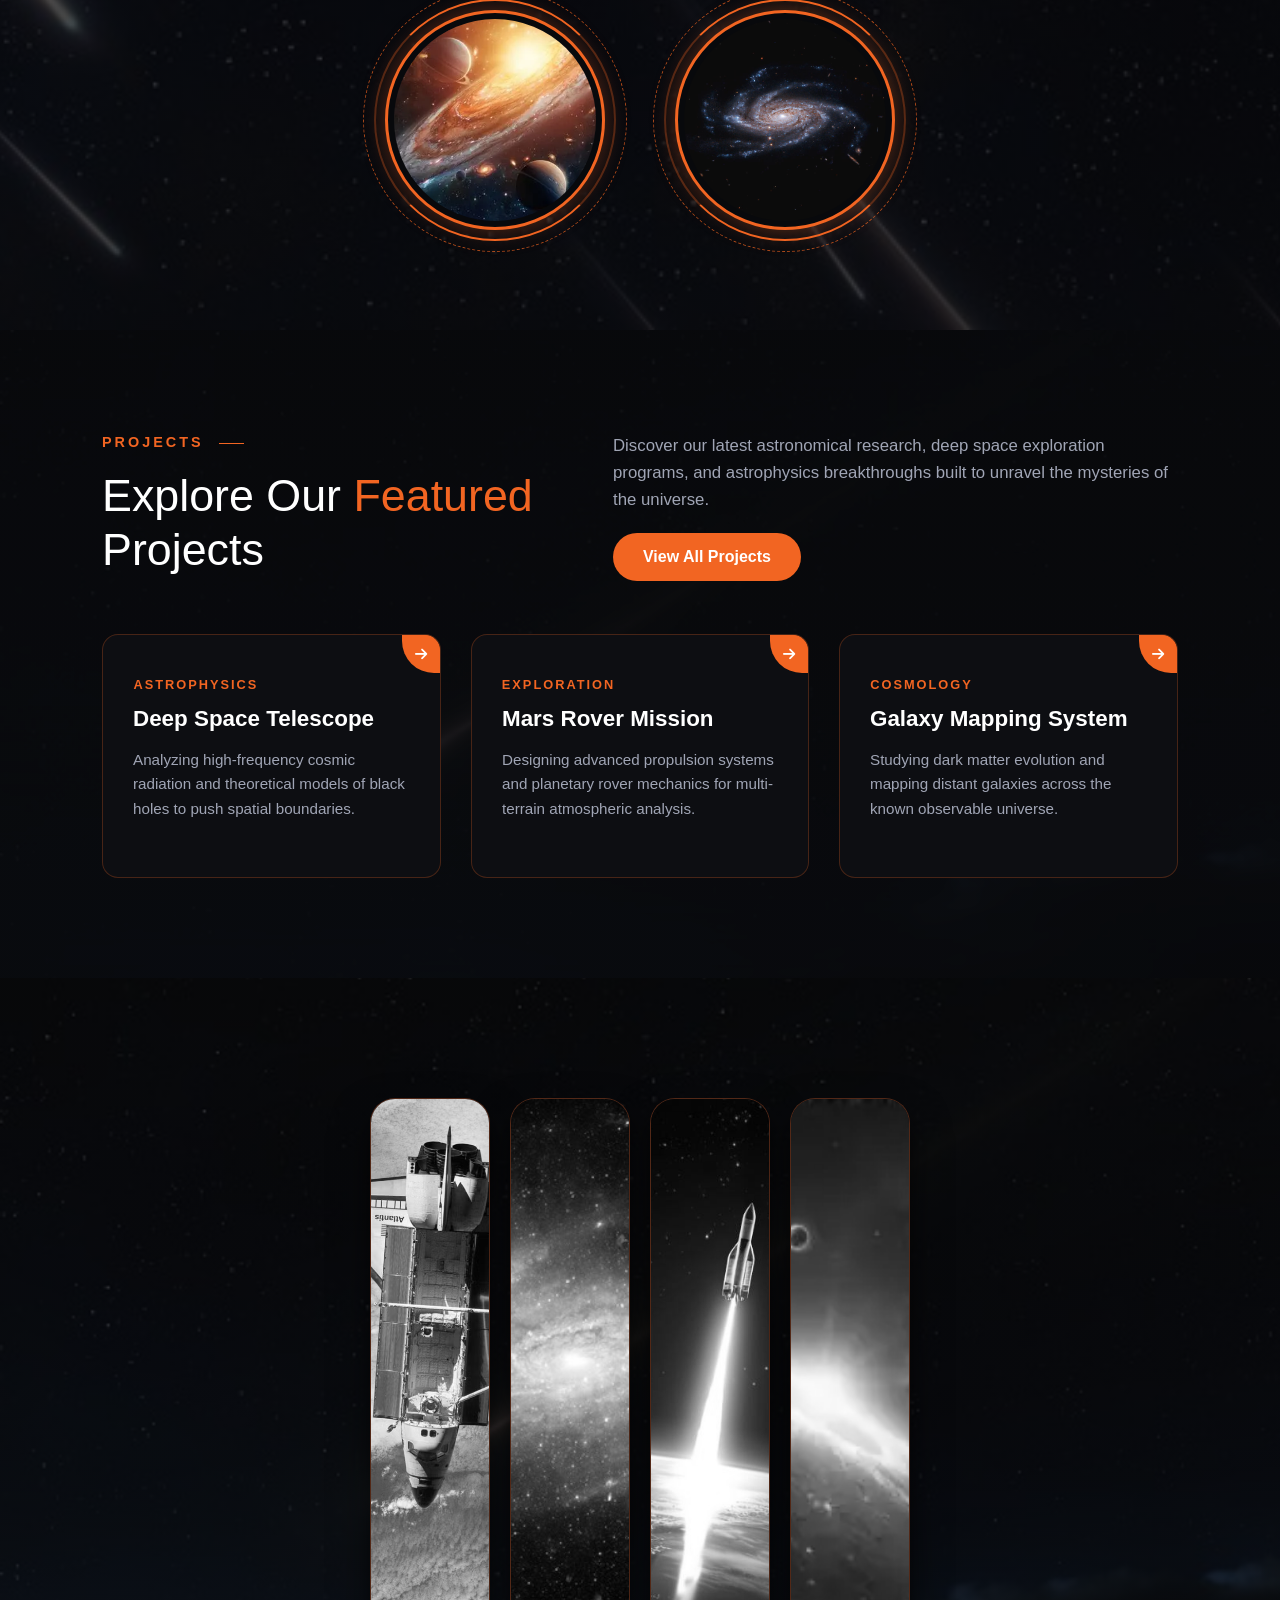
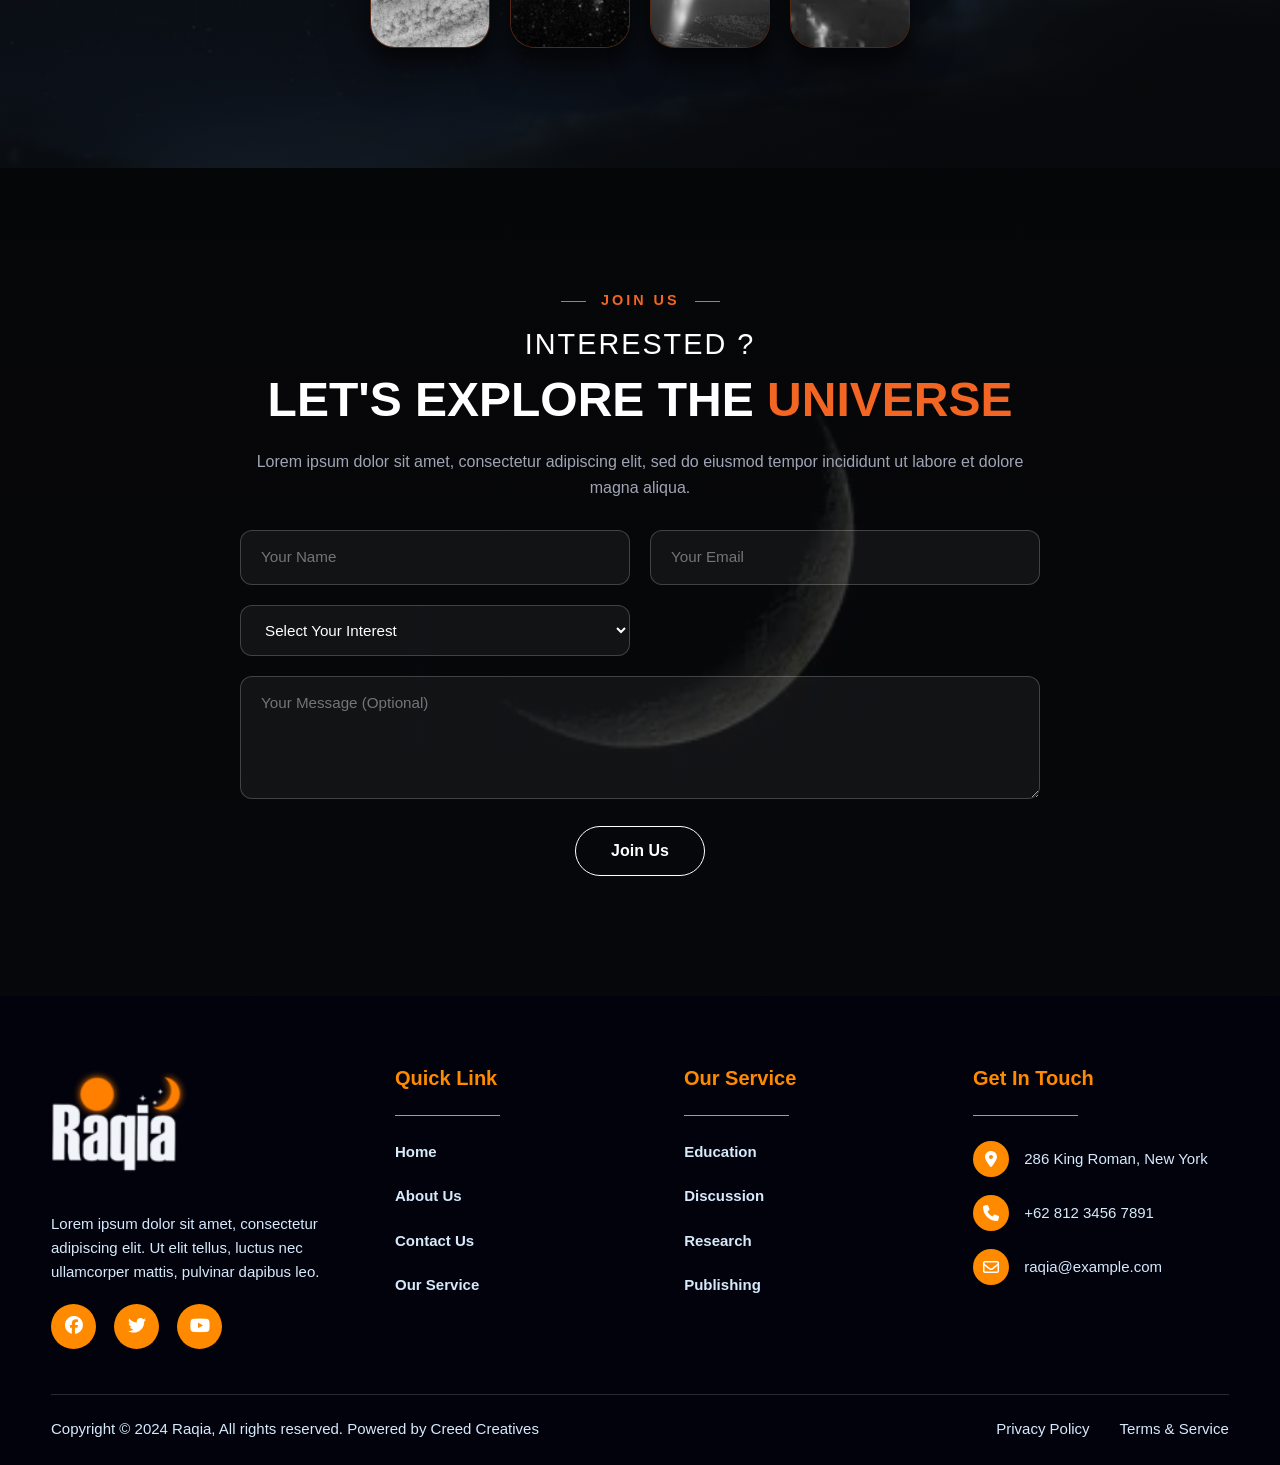
<file: about.html>
<!DOCTYPE html>
<html lang="en">
<head>
    <meta charset="UTF-8">
    <meta name="viewport" content="width=device-width, initial-scale=1.0">
    <title>About Us</title>
    <link href="https://cdn.jsdelivr.net/npm/bootstrap@5.3.3/dist/css/bootstrap.min.css" rel="stylesheet">
    <link rel="preconnect" href="https://fonts.googleapis.com">
    <link rel="preconnect" href="https://fonts.gstatic.com" crossorigin>
    <link href="https://fonts.googleapis.com/css2?family=Roboto+Slab:wght@400;500;600;700&display=swap"
        rel="stylesheet">
    <link rel="stylesheet" href="https://cdnjs.cloudflare.com/ajax/libs/font-awesome/6.5.2/css/all.min.css">
    <link rel="stylesheet" href="assets/CSS/about.css">
    <link rel="stylesheet" href="assets/CSS/main-style.css">
</head>
<body>
      <button id="backToTop" class="back-to-top">
    <i class="fa-solid fa-arrow-up"></i>
     </button>

    </div>
    <nav class="navbar navbar-expand-lg">
        <div class="container">
            <a href="#" class="logo">
                <img src="./assets/images/Logo-e1708401673586.png">
            </a>
            <button class="navbar-toggler" type="button" data-bs-toggle="collapse" data-bs-target="#mainNav">
                <span class="navbar-toggler-icon"></span>
            </button>
            <div class="collapse navbar-collapse" id="mainNav">
                <ul class="navbar-nav mx-auto">
                    <li class="nav-item">
                        <a class="nav-link" href="index.html">Home</a>
                    </li>
                    <li class="nav-item">
                        <a class="nav-link active" href="about.html">About Us</a>
                    </li>
                    <li class="nav-item">
                        <a class="nav-link" href="services.html">Service</a>
                    </li>
                    <li class="nav-item dropdown">
                        <a class="nav-link dropdown-toggle" href="#" role="button" data-bs-toggle="dropdown">
                            Pages
                        </a>
                        <ul class="dropdown-menu">
                            <li>
                                <a class="dropdown-item" href="ourteam.html">Team</a>
                            </li>
                            <li>
                                <a class="dropdown-item" href="gallery.html">Gallery</a>
                            </li>

                            <li>
                                <a class="dropdown-item" href="membership.html">MemberShip</a>
                            </li>

                            <li>
                                <a class="dropdown-item" href="Blog.html">Blog</a>
                            </li>
                            <li>
                                <a class="dropdown-item" href="faq.html">Faq</a>
                            </li>

                        </ul>
                    </li>

                    <li class="nav-item">
                        <a class="nav-link" href="contact.html">Contact Us</a>
                    </li>

                </ul>
                <div class="social-icons">

                    <a href="https://www.facebook.com/?utm_source"><i class="fa-brands fa-facebook"></i></a>
                    <a href="https://x.com/?utm_source"><i class="fa-brands fa-twitter"></i></a>
                    <a href="https://www.youtube.com/"><i class="fa-brands fa-youtube"></i></a>

                </div>

            </div>

        </div>
    </nav>
    <section class="hero-section" id="hero">
        <div class="hero-content">
            <div class="hero-tag-container delayed-fade">
                <span class="hero-tag-text">ABOUT US</span>
                <div class="hero-divider"></div>
            </div>
            <h1 class="fade-in-up">EXPLORING THE <span class="highlight">COSMOS</span></h1>
            <p class="fade-in-up">Lorem ipsum dolor sit amet, consectetur adipiscing elit. Ut elit tellus, luctus nec ullamcorper mattis, pulvinar dapibus leo.</p>
        </div>
    </section>

    <section class="about-section">
        <div class="about-container">
            <div class="about-info center-align">
                <div class="section-tag">Who We Are</div>
                <h2>We Are The Astronomy<br><span class="highlight">Community</span></h2>
                <p class="description fade-text">Lorem ipsum dolor sit amet, consectetur adipiscing elit, sed do eiusmod tempor incididunt ut labore et dolore magna aliqua. Ut enim ad minim veniam, quis nostrud exercitation ullamco laboris nisi ut aliquip ex ea commodo consequat.</p>
                
                <div class="features-grid">
                    <div class="feature-item fade-text">
                        <div class="feature-header">
                            <i class="fa-solid fa-moon highlight"></i>
                            <h3>Vision</h3>
                        </div>
                        <p>Lorem ipsum dolor sit amet, consectetur adipiscing elit. Ut elit tellus, luctus nec ullamcorper mattis, pulvinar dapibus leo.</p>
                    </div>
                    <div class="feature-item fade-text">
                        <div class="feature-header">
                            <i class="fa-solid fa-sun highlight"></i>
                            <h3>Mission</h3>
                        </div>
                        <p>Lorem ipsum dolor sit amet, consectetur adipiscing elit. Ut elit tellus, luctus nec ullamcorper mattis, pulvinar dapibus leo.</p>
                    </div>
                </div>
                
            </div>

            <div class="about-images-triangle">
                <div class="triangle-circle circle-top">
                    <div class="multi-border-wrapper">
                        <div class="circle-layer layer-outer"></div>
                        <div class="circle-layer layer-middle"></div>
                        <div class="circle-frame">
                            <img src="./assets/images/premium_photo.avif" alt="Telescope 1">
                        </div>
                    </div>
                </div>

                <div class="triangle-circle circle-left">
                    <div class="multi-border-wrapper">
                        <div class="circle-layer layer-outer"></div>
                        <div class="circle-layer layer-middle"></div>
                        <div class="circle-frame">
                            <img src="./assets/images/OIP (1).webp" alt="Telescope 2">
                        </div>
                    </div>
                </div>

                <div class="triangle-circle circle-right">
                    <div class="multi-border-wrapper">
                        <div class="circle-layer layer-outer"></div>
                        <div class="circle-layer layer-middle"></div>
                        <div class="circle-frame">
                            <img src="./assets/images/the-spiral-galaxy.jpg" alt="Telescope 3">
                        </div>
                    </div>
                </div>
            </div>
        </div>
    </section>
  
    <section class="projects-section">
        <div class="projects-header">
            <div class="slide-left">
                <div class="section-tag left-align">Projects</div>
                <h2>Explore Our <span class="highlight">Featured</span><br>Projects</h2>
            </div>
            <div class="projects-header-right slide-right">
                <p>Discover our latest astronomical research, deep space exploration programs, and astrophysics breakthroughs built to unravel the mysteries of the universe.</p>
                <a href="#projects-grid" class="btn-orange">View All Projects</a>
            </div>
        </div>

        <div  class="projects-grid">
            <div class="project-card" >
                <div class="go-corner">
                    <div class="go-arrow"><i class="fa-solid fa-arrow-right"></i></div>
                </div>
                <div class="card-content">
                    <span class="project-category">ASTROPHYSICS</span>
                    <h3>Deep Space Telescope</h3>
                    <p>Analyzing high-frequency cosmic radiation and theoretical models of black holes to push spatial boundaries.</p>
                </div>
            </div>

            <div class="project-card">
                <div class="go-corner">
                    <div class="go-arrow"><i class="fa-solid fa-arrow-right"></i></div>
                </div>
                <div class="card-content">
                    <span class="project-category">EXPLORATION</span>
                    <h3>Mars Rover Mission</h3>
                    <p>Designing advanced propulsion systems and planetary rover mechanics for multi-terrain atmospheric analysis.</p>
                </div>
            </div>

            <div class="project-card">
                <div class="go-corner">
                    <div class="go-arrow"><i class="fa-solid fa-arrow-right"></i></div>
                </div>
                <div class="card-content">
                    <span class="project-category">COSMOLOGY</span>
                    <h3>Galaxy Mapping System</h3>
                    <p>Studying dark matter evolution and mapping distant galaxies across the known observable universe.</p>
                </div>
            </div>
        </div>
    </section>
    <section class="projects-section1" id="projects-grid">
    <div class="projects-grid-expanding1">

       
        <div class="project-card-expanded1">
            <img src="./assets/images/147416-gadgets-feature-a-visual.avif" alt="Deep Space Telescope" />
            <div class="description">
                <div class="title">DEEP SPACE TELESCOPE</div>
                <div class="body">
                    Analyzing cosmic radiation and theoretical models of black holes to push spatial boundaries.
                </div>
               
                <label for="detail-toggle-1" class="btn-orange">View Project</label>
            </div>

          
            <input type="checkbox" id="detail-toggle-1" class="detail-checkbox" hidden>

           
            <div class="project-details-overlay">
                <label for="detail-toggle-1" class="close-btn">x</label>
                <div class="overlay-content">
                    <span class="project-category">ASTROPHYSICS</span>
                    <h3>Deep Space Telescope Details</h3>
                    <p>
                        This mission leverages high-frequency space observation to collect electromagnetic and cosmic radiation data. By simulating high-density environments near black hole event horizons, our team mapped spatio-temporal anomalies across multi-spectrum arrays.
                    </p>
                </div>
            </div>
        </div>

       
        <div class="project-card-expanded1">
            <img src="./assets/images/the-future-of-ai-in-nasas-space-programs-.jpg" alt="Mars Rover Exploration" />
            <div class="description">
                <div class="title">MARS ROVER MISSION</div>
                <div class="body">
                    Designing advanced propulsion systems and planetary rover mechanics for deep exploration.
                </div>
                <label for="detail-toggle-2" class="btn-orange">View Project</label>
            </div>

            <input type="checkbox" id="detail-toggle-2" class="detail-checkbox" hidden>

            <div class="project-details-overlay">
                <label for="detail-toggle-2" class="close-btn">x</label>
                <div class="overlay-content">
                    <span class="project-category">EXPLORATION</span>
                    <h3>Mars Rover Mission Details</h3>
                    <p>
                        Focused on autonomous multi-terrain navigation, sample collection mechanisms, and atmospheric composition analysis. Built with adaptive suspension and real-time pathfinding algorithms to handle complex planetary surfaces.
                    </p>
                </div>
            </div>
        </div>

        <div class="project-card-expanded1">
            <img src="./assets/images/space-exploration-sc_fm1ysf.jpg" alt="Orbital Systems" />
            <div class="description">
                <div class="title">ORBITAL SYSTEMS</div>
                <div class="body">
                    Managing orbital protocols and atmospheric research equipment across distant space.
                </div>
                <label for="detail-toggle-3" class="btn-orange">View Project</label>
            </div>

            <input type="checkbox" id="detail-toggle-3" class="detail-checkbox" hidden>

            <div class="project-details-overlay">
                <label for="detail-toggle-3" class="close-btn">x</label>
                <div class="overlay-content">
                    <span class="project-category">SATELLITE TECH</span>
                    <h3>Orbital Systems Details</h3>
                    <p>
                        An integrated telemetry platform for tracking atmospheric changes, space debris trajectories, and satellite alignment. Utilizes high-speed encrypted relay networks for seamless data transmission.
                    </p>
                </div>
            </div>
        </div>

       
        <div class="project-card-expanded1">
            <img src="./assets/images/OIP2.webp" alt="Galaxy Mapping" />
            <div class="description">
                <div class="title">GALAXY MAPPING</div>
                <div class="body">
                    Studying dark matter evolution and mapping distant galaxies across the universe.
                </div>
                <label for="detail-toggle-4" class="btn-orange">View Project</label>
            </div>

            <input type="checkbox" id="detail-toggle-4" class="detail-checkbox" hidden>

            <div class="project-details-overlay">
                <label for="detail-toggle-4" class="close-btn">x</label>
                <div class="overlay-content">
                    <span class="project-category">COSMOLOGY</span>
                    <h3>Galaxy Mapping Details</h3>
                    <p>
                        Constructing 3D topological charts of deep space structures to study dark matter distribution. Processes petabytes of astronomical observatory feed into unified spatial cartography models.
                    </p>
                </div>
            </div>
        </div>

    </div>
</section>

    <section class="cta-section" id="Contact-form">
        <div class="cta-content">
            <div class="section-tag">Join Us</div>
            <h2>INTERESTED ?</h2>
            <h1>LET'S EXPLORE THE <span class="highlight">UNIVERSE</span></h1>
            <p>Lorem ipsum dolor sit amet, consectetur adipiscing elit, sed do eiusmod tempor incididunt ut labore et dolore magna aliqua.</p>
            
            <form class="join-form" id="joinForm">
                <div class="form-group">
                    <input type="text" id="userName" name="userName" placeholder="Your Name" required>
                </div>
                <div class="form-group">
                    <input type="email" id="userEmail" name="userEmail" placeholder="Your Email" required>
                </div>
                <div class="form-group">
                    <select id="userInterest" name="userInterest" required>
                        <option value="" disabled selected>Select Your Interest</option>
                        <option value="astronomy">Astronomy Events</option>
                        <option value="observatory">Observatory Access</option>
                        <option value="membership">Community Membership</option>
                    </select>
                </div>
                <div class="form-group full-width">
                    <textarea id="userMessage" name="userMessage" placeholder="Your Message (Optional)" rows="4"></textarea>
                </div>
                <div class="form-group full-width">
                    <button type="submit" class="btn-outline">Join Us</button>
                </div>
            </form>
        </div>
    </section>



     <footer class="footer">

    <div class="footer-container">

        <div class="footer-about footer-item">
            <img src="assets/images/Logo-e1708401673586.png" alt="Raqia">

            <p>
                Lorem ipsum dolor sit amet, consectetur
                adipiscing elit. Ut elit tellus, luctus nec
                ullamcorper mattis, pulvinar dapibus leo.
            </p>

            <div class="footer-social">
                <a href="https://www.facebook.com/?utm_source"><i class="fa-brands fa-facebook"></i></a>
                <a href="https://x.com/?utm_source"><i class="fa-brands fa-twitter"></i></a>
                <a href="https://www.youtube.com/"><i class="fa-brands fa-youtube"></i></a>
            </div>
        </div>


        <div class="footer-links footer-item">

            <h3>Quick Link</h3>
            <span class="footer-line"></span>

            <a href="index.html">Home</a>
            <a href="about.html">About Us</a>
            <a href="contact.html">Contact Us</a>
            <a href="services.html">Our Service</a>

        </div>


        <div class="footer-links footer-item">

            <h3>Our Service</h3>
            <span class="footer-line"></span>


            <!-- remember this -->
            <a href="education.html">Education</a>
            <a href="discussion.html">Discussion</a>
            <a href="research.html">Research</a>
            <a href="publishing.html">Publishing</a>

        </div>


        <div class="footer-contact footer-item">

            <h3>Get In Touch</h3>
            <span class="footer-line"></span>

            <div class="contact-item">
                <div class="contact-icon">
                    <i class="fa-solid fa-location-dot"></i>
                </div>
                <span>286 King Roman, New York</span>
            </div>

            <div class="contact-item">
                <div class="contact-icon">
                    <i class="fa-solid fa-phone"></i>
                </div>
                <span>+62 812 3456 7891</span>
            </div>

            <div class="contact-item">
                <div class="contact-icon">
                    <i class="fa-regular fa-envelope"></i>
                </div>
                <span>raqia@example.com</span>
            </div>

        </div>

    </div>


    <div class="footer-bottom">

        <p>
            Copyright © 2024 Raqia, All rights reserved.
            Powered by Creed Creatives
        </p>

        <div>
            <!-- and remember this -->
            <a href="privacy.html">Privacy Policy</a>
            <a href="terms.html">Terms &amp; Service</a>
        </div>

    </div>

</footer>
    
    <script src="https://cdn.jsdelivr.net/npm/bootstrap@5.3.3/dist/js/bootstrap.bundle.min.js"></script>
    <script src="assets/JS/about.js"></script>
    <script src="assets/JS/script.js"></script>
</body>
</html>
</file>
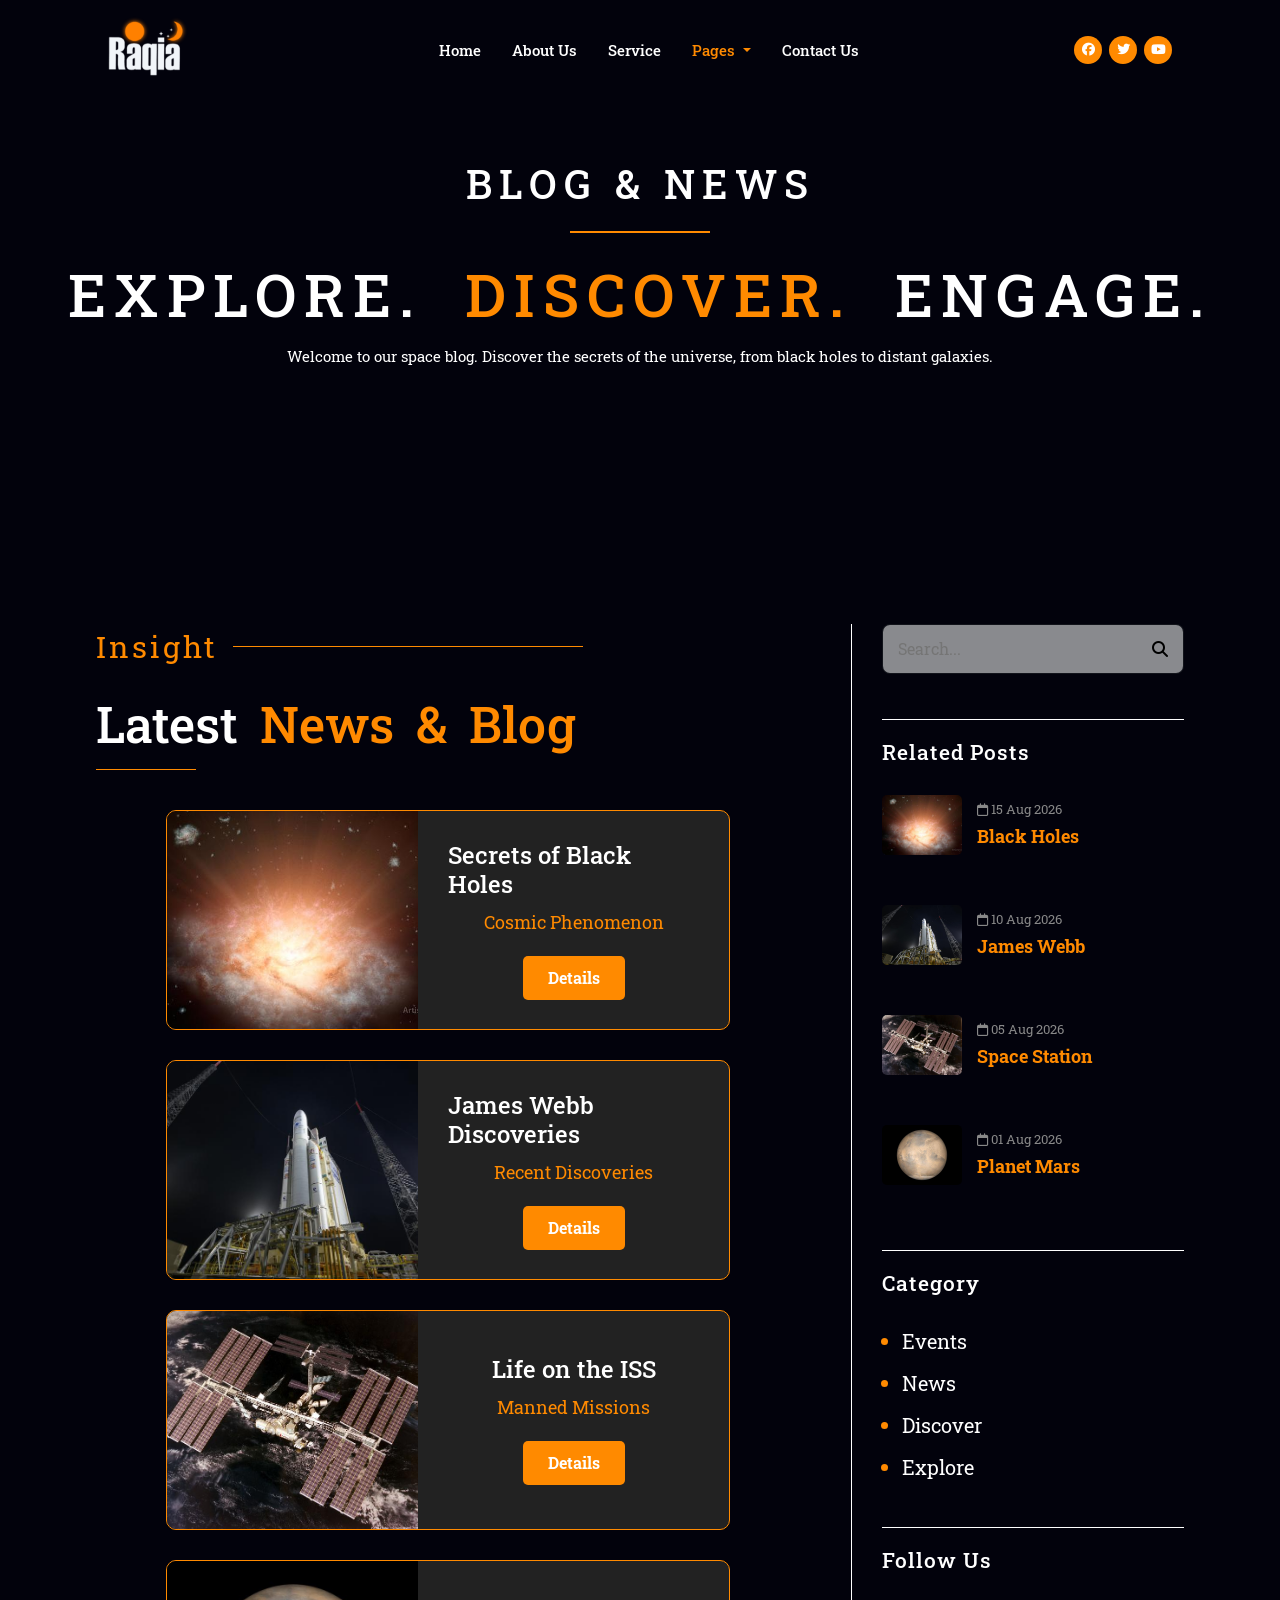
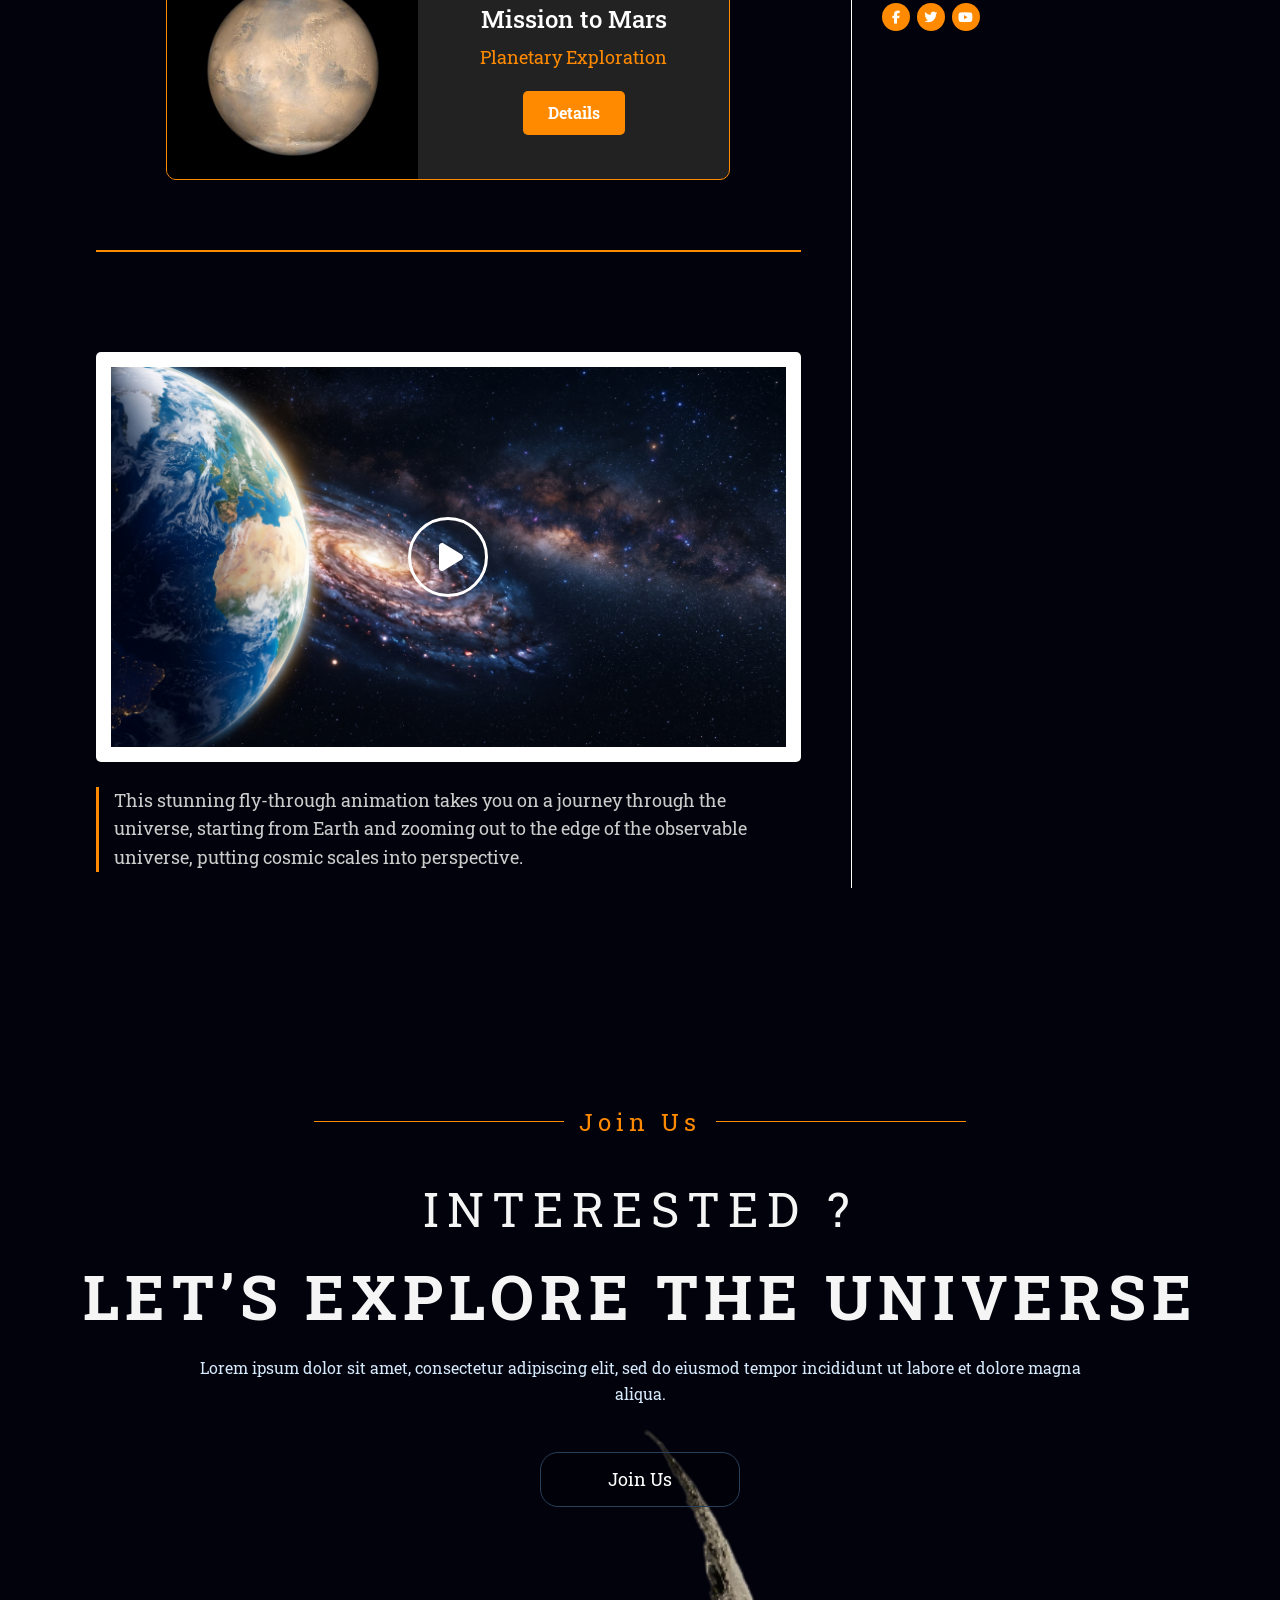
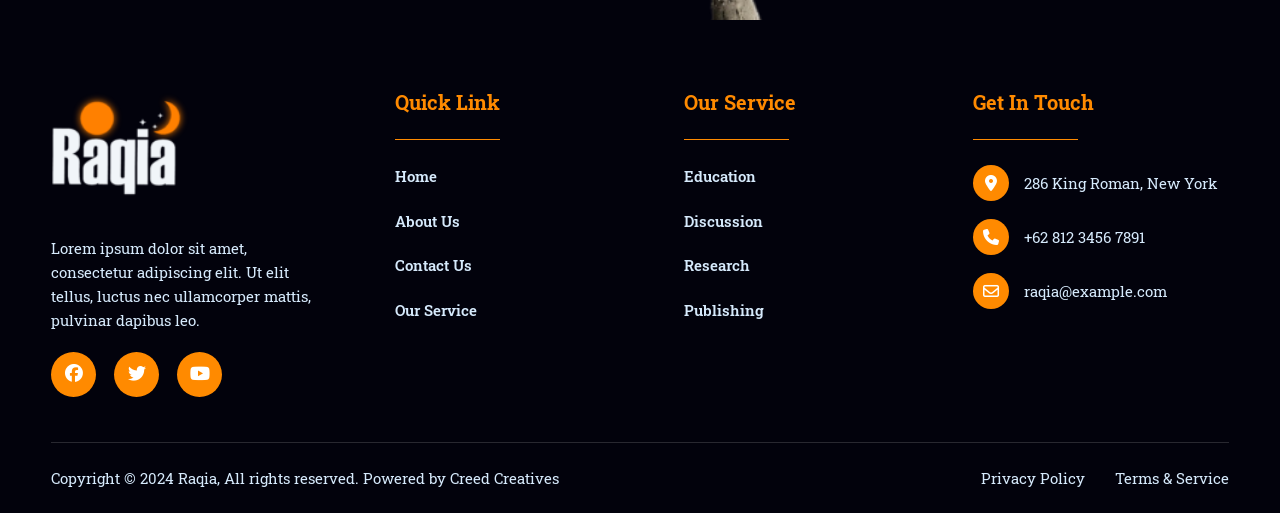
<file: Blog.html>
<!DOCTYPE html>
<html lang="en">

<head>
    <meta charset="UTF-8">
    <meta name="viewport" content="width=device-width, initial-scale=1.0">

    <title>Blog</title>
    <link href="https://cdn.jsdelivr.net/npm/bootstrap@5.3.3/dist/css/bootstrap.min.css" rel="stylesheet">
    <link rel="preconnect" href="https://fonts.googleapis.com">
    <link rel="preconnect" href="https://fonts.gstatic.com" crossorigin>

    <link href="https://fonts.googleapis.com/css2?family=Roboto+Slab:wght@400;500;600;700&display=swap"
        rel="stylesheet">
    <link rel="stylesheet" href="https://cdnjs.cloudflare.com/ajax/libs/font-awesome/6.5.2/css/all.min.css">


    <link rel="stylesheet" href="assets/CSS/Blog.css">
    <link rel="stylesheet" href="assets/CSS/main-style.css">
</head>

<body>
        <button id="backToTop" class="back-to-top">
    <i class="fa-solid fa-arrow-up"></i>
</button>

      <nav class="navbar navbar-expand-lg">
        <div class="container">
            <a href="index.html" class="logo">
                <img src="./assets/images/Logo-e1708401673586.png">
            </a>
            <button class="navbar-toggler" type="button" data-bs-toggle="collapse" data-bs-target="#mainNav">
                <span class="navbar-toggler-icon"></span>
            </button>
            <div class="collapse navbar-collapse" id="mainNav">
                <ul class="navbar-nav mx-auto">
                    <li class="nav-item">
                        <a class="nav-link" href="index.html">Home</a>
                    </li>
                    <li class="nav-item">
                        <a class="nav-link" href="about.html">About Us</a>
                    </li>
                    <li class="nav-item">
                        <a class="nav-link" href="services.html">Service</a>
                    </li>
                    <li class="nav-item dropdown">
                        <a class="nav-link active dropdown-toggle" href="Blog.html" role="button" data-bs-toggle="dropdown">
                            Pages
                        </a>
                        <ul class="dropdown-menu">
                            <li>
                                <a class="dropdown-item" href="ourteam.html">Team</a>
                            </li>
                            <li>
                                <a class="dropdown-item " href="gallery.html">Gallery</a>
                            </li>

                            <li>
                                <a class="dropdown-item" href="membership.html">MemberShip</a>
                            </li>

                            <li>
                                <a class="dropdown-item active" href="Blog.html">Blog</a>
                            </li>

                            <li>
                                <a class="dropdown-item" href="faq.html">Faq</a>
                            </li>

                        </ul>
                    </li>

                    <li class="nav-item">
                        <a class="nav-link" href="contact.html">Contact Us</a>
                    </li>

                </ul>
                <div class="social-icons">

                    <a href="https://www.facebook.com/?utm_source"><i class="fa-brands fa-facebook"></i></a>
                    <a href="https://x.com/?utm_source"><i class="fa-brands fa-twitter"></i></a>
                    <a href="https://www.youtube.com/"><i class="fa-brands fa-youtube"></i></a>

                </div>

            </div>

        </div>
    </nav>


   <section class="blog-hero" id="hero">
        <div class="hero-content">
            <h2 class="hero-subtitle">BLOG & NEWS</h2>
            <hr class="orange-line">
            <h1 class="hero-title">EXPLORE. <span class="highlight">DISCOVER.</span> ENGAGE.</h1>
            <p class="description">Welcome to our space blog. Discover the secrets of the universe, from black holes to distant galaxies.</p>
        </div>
    </section>

    <section class="main-container">
        <div class="content-area">
            <div class="section-heading">
                <div class="insight-line">
                <span class="insight-text">Insight</span>
                <hr class="insight-long-line"></div>
                <h2 class="sectiontitle">Latest <span class="highlight">News & Blog</span></h2><hr class="orange-line left">
            </div>

<div class="cards-list">
    
    <div class="horizontal-flip-card">
        <div class="flip-card-inner">

            <div class="flip-card-front">
                <div class="card-img-container">
                    <img src="assets/images/Black-Hole.jpg">
                </div>
                <div class="card-text-container">
                    <h3>Secrets of Black Holes</h3>
                    <p class="short-desc">Cosmic Phenomenon</p>
                    <button class="details-btn">Details</button>
                </div>
            </div>
            <div class="flip-card-back">
                <div class="back-content">
                    <h3>Overview</h3>
                    <p>Black holes are regions of spacetime where gravity is so strong that nothing, not even light, can escape.</p>
                    <button class="details-btn back-btn">Go Back</button>
                </div>
            </div>
        </div>
    </div>

    <div class="horizontal-flip-card">
        <div class="flip-card-inner">
            <div class="flip-card-front">
                <div class="card-img-container">
                    <img src="assets/images/James.jpg">
                </div>
                <div class="card-text-container">
                    <h3>James Webb Discoveries</h3>
                    <p class="short-desc">Recent Discoveries</p>
                    <button class="details-btn">Details</button>
                </div>
            </div>
            <div class="flip-card-back">
                <div class="back-content">
                    <h3>Overview</h3>
                    <p>The James Webb Space Telescope is the most powerful observatory, designed to see the universe's first stars.</p>
                    <button class="details-btn back-btn">Go Back</button>
                </div>
            </div>
        </div>
    </div>
    <div class="horizontal-flip-card">
        <div class="flip-card-inner">
            <div class="flip-card-front">
                <div class="card-img-container">
                    <img src="assets/images/Iss.jpg">
                </div>
                <div class="card-text-container">
                    <h3>Life on the ISS</h3>
                    <p class="short-desc">Manned Missions</p>
                    <button class="details-btn">Details</button>
                </div>
            </div>
            <div class="flip-card-back">
                <div class="back-content">
                    <h3>Overview</h3>
                    <p>Astronauts experience weightlessness daily, requiring rigorous exercise to maintain their muscle mass.</p>
                    <button class="details-btn back-btn">Go Back</button>
                </div>
            </div>
        </div>
    </div>
    <div class="horizontal-flip-card">
        <div class="flip-card-inner">
            <div class="flip-card-front">
                <div class="card-img-container">
                    <img src="assets/images/Mars.jpg">
                </div>
                <div class="card-text-container">
                    <h3>Mission to Mars</h3>
                    <p class="short-desc">Planetary Exploration</p>
                    <button class="details-btn">Details</button>
                </div>
            </div>
            <div class="flip-card-back">
                <div class="back-content">
                    <h3>Overview</h3>
                    <p>Mars is humanity's next frontier. Space agencies are developing technologies to enable sustainable life there.</p>
                    <button class="details-btn back-btn">Go Back</button>
                </div>
            </div>
        </div>
    </div>

</div>

<div class="framed-video-wrapper">
    <div class="framed-video-box">
        <img src=" assets/images/background-vid.jpg" class="video-inner-img">
        <div class="play-icon-circle">
            <i class="fa-solid fa-play"></i>
        </div>
    </div>
    <p class="video-description">
        This stunning fly-through animation takes you on a journey through the universe, starting from Earth and zooming out to the edge of the observable universe, putting cosmic scales into perspective.
    </p>
</div>
<div id="videoModal" class="modal-overlay">
    <div class="modal-content">
        <span class="close-btn">&times;</span>
        <iframe id="youtubeVideo" width="100%" height="450" src="https://www.youtube.com/embed/nGnX6GkrOgk?si=D9jdop-rA7JJlSTm" title="YouTube video player" frameborder="0" allow="accelerometer; autoplay; clipboard-write; encrypted-media; gyroscope; picture-in-picture; web-share" allowfullscreen></iframe>
    </div>
</div>
</div>
        <div class="sidebar">
            <div class="sidebar-widget">
                <div class="search-box">
                    <input type="text" id="searchinput" placeholder="Search...">
                    <button><i class="fa-solid fa-magnifying-glass"></i></button>
                </div>
            </div>
<div class="sidebar-widget">
    <h3 class="widget-title">Related Posts</h3>
    <details class="simple-dropdown-post">
        <summary class="post-summary">
            <img src="assets/images/Black-Hole.jpg">
            <div class="post-info">
                <span class="date"><i class="fa-regular fa-calendar"></i> 15 Aug 2026</span>
                <span class="title">Black Holes</span>
            </div>
        </summary>
        <div class="post-hidden-content">
            <p>Black holes are regions of spacetime where gravity is so strong that nothing, not even light, can escape.</p>
        </div>
    </details>
    <details class="simple-dropdown-post">
        <summary class="post-summary">
            <img src="assets/images/James.jpg">
            <div class="post-info">
                <span class="date"><i class="fa-regular fa-calendar"></i> 10 Aug 2026</span>
                <span class="title">James Webb</span>
            </div>
        </summary>
        <div class="post-hidden-content">
            <p>The James Webb Space Telescope is the most powerful observatory, designed to see the universe's first stars.</p>
        </div>
    </details>
    <details class="simple-dropdown-post">
        <summary class="post-summary">
            <img src="assets/images/Iss.jpg" alt="Post 3">
            <div class="post-info">
                <span class="date"><i class="fa-regular fa-calendar"></i> 05 Aug 2026</span>
                <span class="title">Space Station</span>
            </div>
        </summary>
        <div class="post-hidden-content">
            <p>Astronauts experience weightlessness daily, requiring rigorous exercise to maintain their muscle mass in space.</p>
        </div>
    </details>
    <details class="simple-dropdown-post">
        <summary class="post-summary">
            <img src="assets/images/Mars.jpg">
            <div class="post-info">
                <span class="date"><i class="fa-regular fa-calendar"></i> 01 Aug 2026</span>
                <span class="title">Planet Mars</span>
            </div>
        </summary>
        <div class="post-hidden-content">
            <p>Mars is humanity's next frontier. Space agencies are developing technologies to enable sustainable life there.</p>
        </div>
    </details>
</div>
  <div class="sidebar-widget">
                <h3 class="widget-title">Category</h3>
                <ul class="category-list">
                    <li>Events</li>
                    <li>News</li>
                    <li>Discover</li>
                    <li>Explore</li>
                </ul>
            </div>
<div class="sidebar-widget">
                <h3 class="widget-title">Follow Us</h3>
                <div class="social-icons">
                    <a href="https://facebook.com" target="_blank"><i class="fa-brands fa-facebook-f"></i></a>
                    <a href="https://twitter.com" target="_blank"><i class="fa-brands fa-twitter"></i></a>
                    <a href="https://youtube.com" target="_blank"><i class="fa-brands fa-youtube"></i></a>
                </div>
            </div>

        </div>

    </section>

        
<section class="join-section">

    <div class="join-moon"></div>

    <div class="join-content">

        <div class="join-label">
            <span></span>
            <p>Join Us</p>
            <span></span>
        </div>

        <h3>INTERESTED ?</h3>

        <h2>LET’S EXPLORE THE UNIVERSE</h2>

        <p class="join-description">
            Lorem ipsum dolor sit amet, consectetur adipiscing elit,
            sed do eiusmod tempor incididunt ut labore et dolore magna aliqua.
        </p>

        <a href="about.html#Contact-form" class="join-btn">
            Join Us
        </a>

    </div>

</section>



    
    <!-- Footer -->

    <footer class="footer">

    <div class="footer-container">

        <div class="footer-about footer-item">
            <img src="assets/images/Logo-e1708401673586.png" alt="Raqia">

            <p>
                Lorem ipsum dolor sit amet, consectetur
                adipiscing elit. Ut elit tellus, luctus nec
                ullamcorper mattis, pulvinar dapibus leo.
            </p>

            <div class="footer-social">
                <a href="https://www.facebook.com/?utm_source"><i class="fa-brands fa-facebook"></i></a>
                <a href="https://x.com/?utm_source"><i class="fa-brands fa-twitter"></i></a>
                <a href="https://www.youtube.com/"><i class="fa-brands fa-youtube"></i></a>
            </div>
        </div>


        <div class="footer-links footer-item">

            <h3>Quick Link</h3>
            <span class="footer-line"></span>

            <a href="index.html">Home</a>
            <a href="about.html">About Us</a>
            <a href="contact.html">Contact Us</a>
            <a href="services.html">Our Service</a>

        </div>


        <div class="footer-links footer-item">

            <h3>Our Service</h3>
            <span class="footer-line"></span>

            <!-- remember this -->

            <a href="education.html">Education</a>
            <a href="discussion.html">Discussion</a>
            <a href="research.html">Research</a>
            <a href="publishing.html">Publishing</a>

        </div>


        <div class="footer-contact footer-item">

            <h3>Get In Touch</h3>
            <span class="footer-line"></span>

            <div class="contact-item">
                <div class="contact-icon">
                    <i class="fa-solid fa-location-dot"></i>
                </div>
                <span>286 King Roman, New York</span>
            </div>

            <div class="contact-item">
                <div class="contact-icon">
                    <i class="fa-solid fa-phone"></i>
                </div>
                <span>+62 812 3456 7891</span>
            </div>

            <div class="contact-item">
                <div class="contact-icon">
                    <i class="fa-regular fa-envelope"></i>
                </div>
                <span>raqia@example.com</span>
            </div>

        </div>

    </div>


    <div class="footer-bottom">

        <p>
            Copyright © 2024 Raqia, All rights reserved.
            Powered by Creed Creatives
        </p>

        <div>
            <!-- and remember this -->
            <a href="privacy.html">Privacy Policy</a>
            <a href="terms.html">Terms &amp; Service</a>
        </div>

    </div>

</footer>

  <script src="https://cdn.jsdelivr.net/npm/bootstrap@5.3.3/dist/js/bootstrap.bundle.min.js"></script>  
  <script src="assets/JS/script.js"></script>
 <script src="assets/JS/Blog.js"></script>

</body>
</html>
</file>
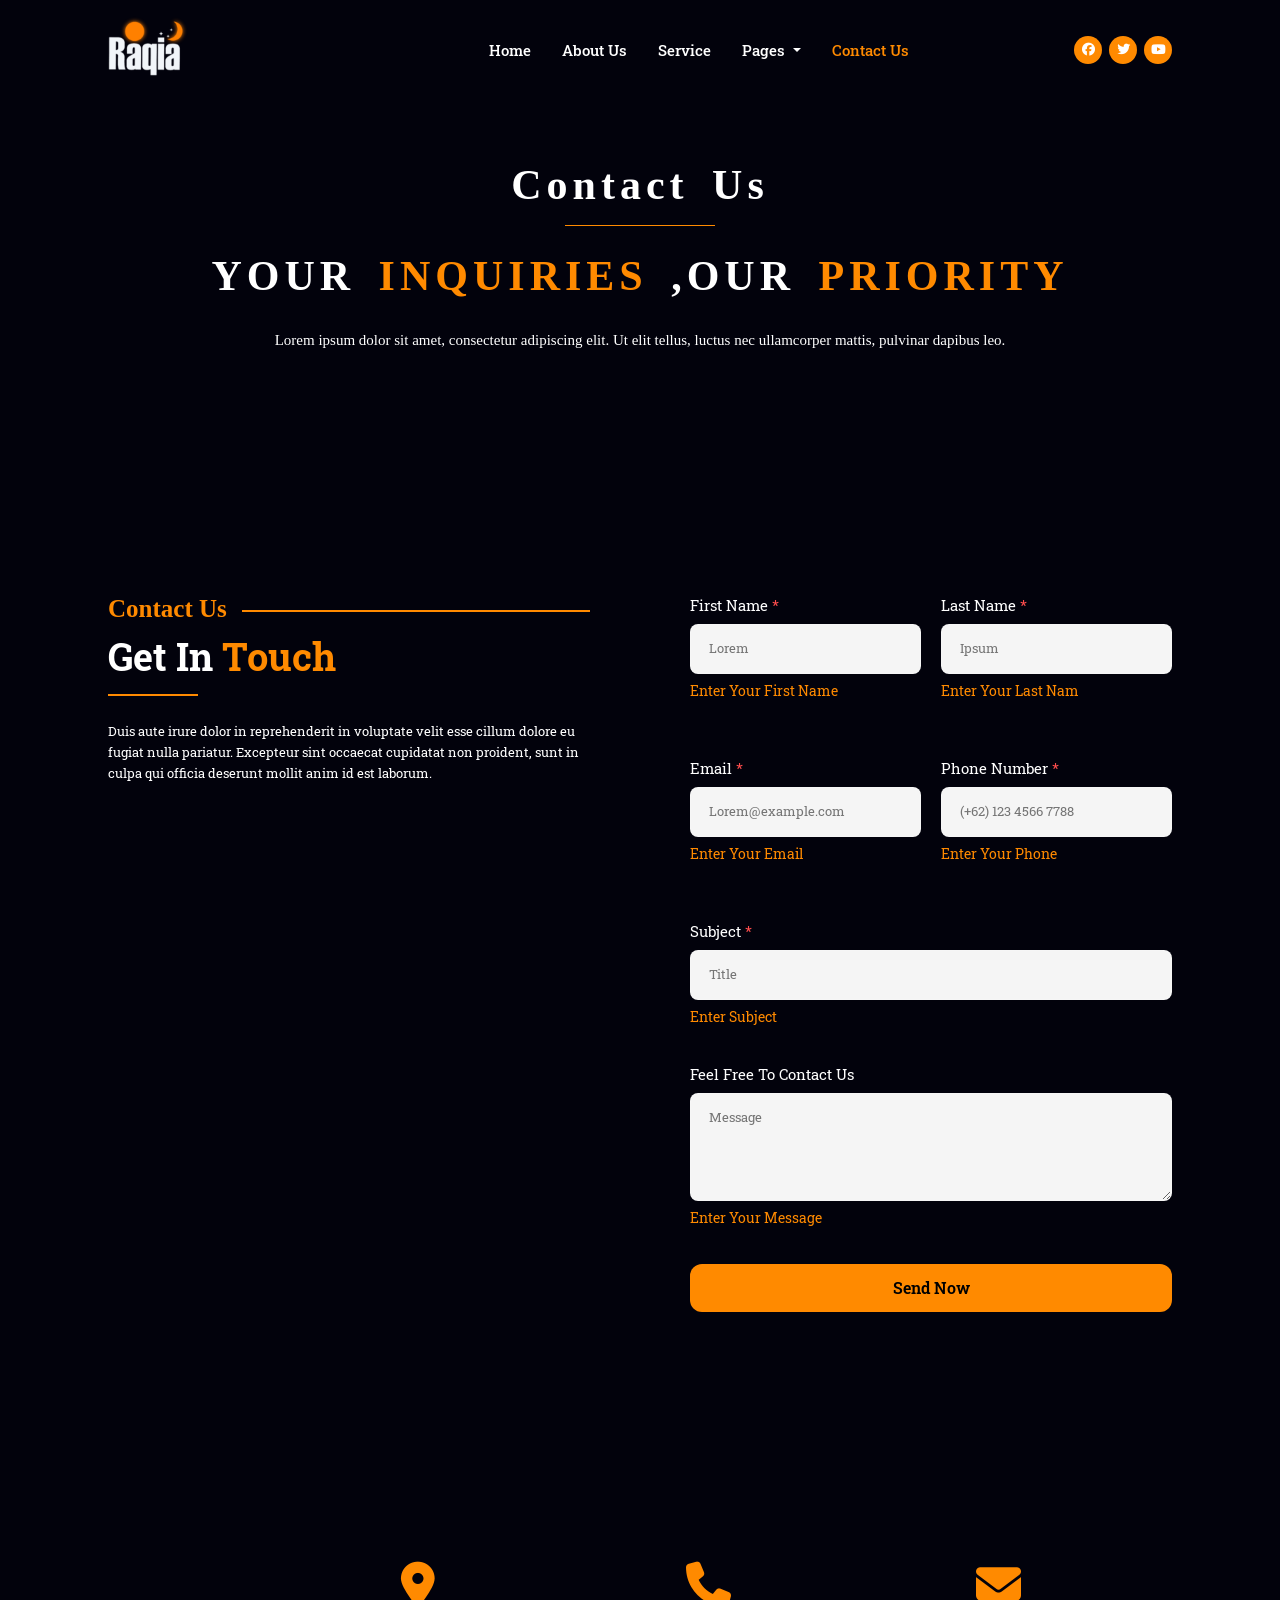
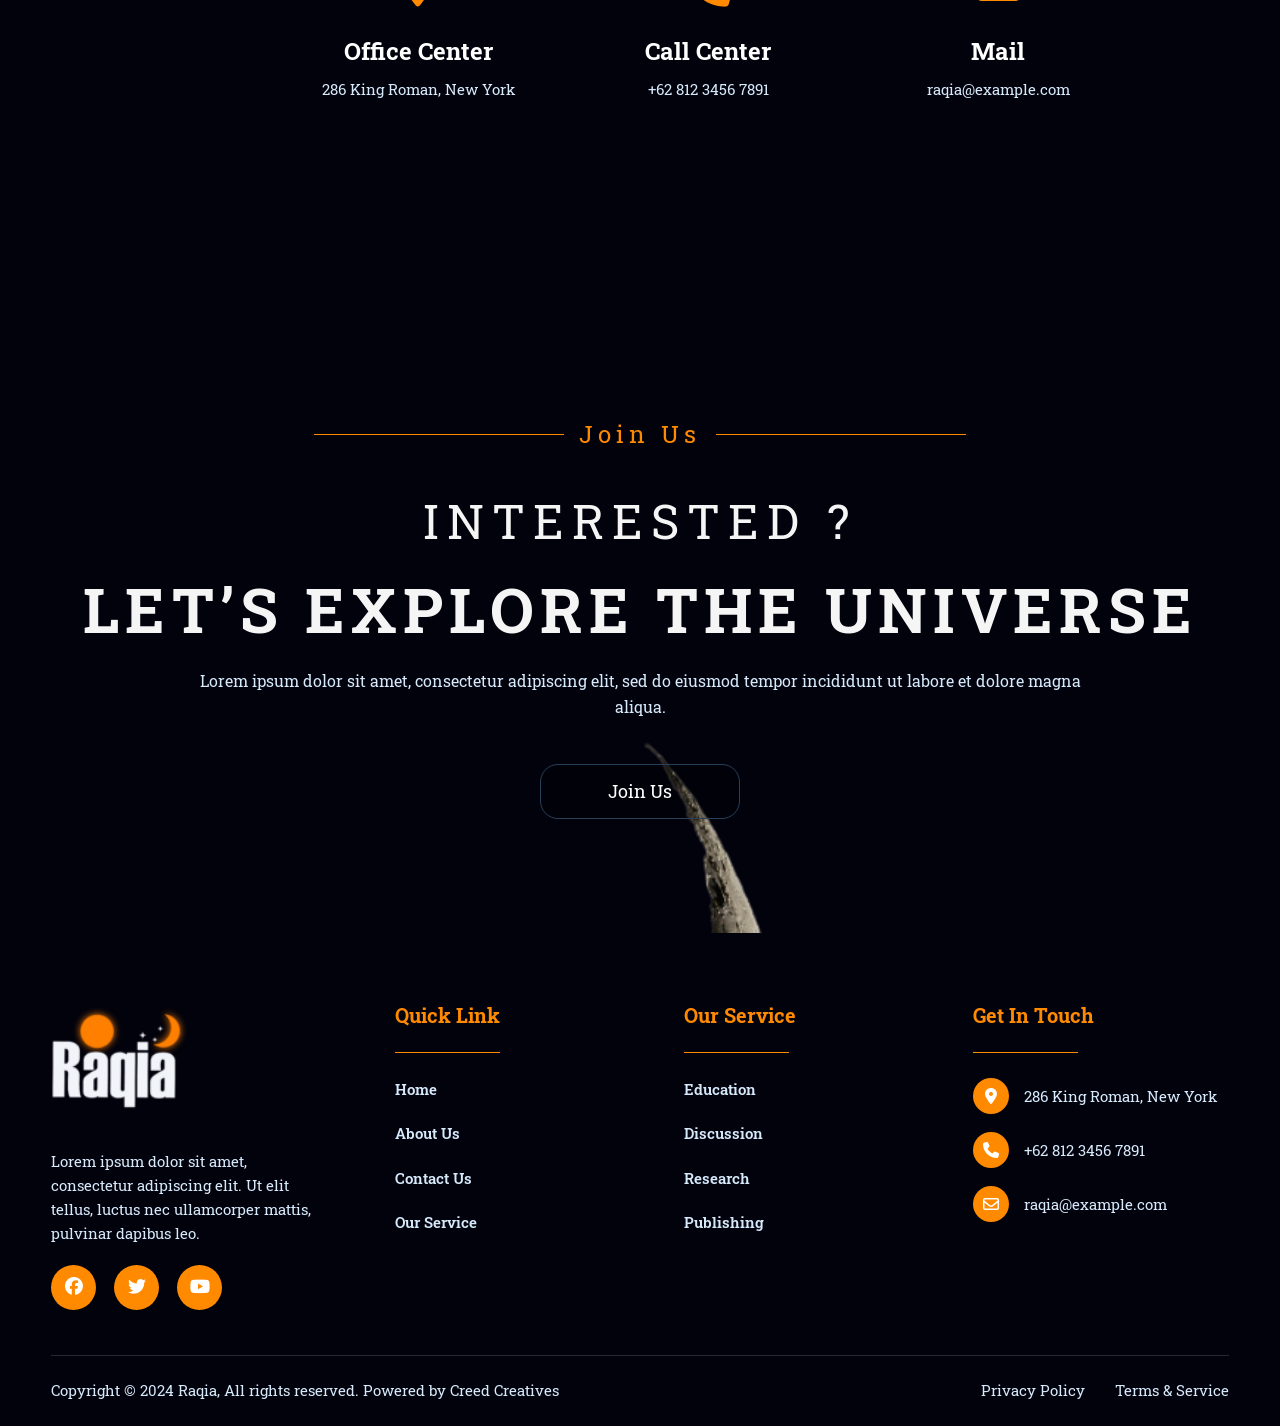
<file: contact.html>
<!DOCTYPE html>
<html lang="en">

<head>
    <meta charset="UTF-8">
    <meta name="viewport" content="width=device-width, initial-scale=1.0">

    <title>Contact-Us</title>
    <link href="https://cdn.jsdelivr.net/npm/bootstrap@5.3.3/dist/css/bootstrap.min.css" rel="stylesheet">
    <link rel="preconnect" href="https://fonts.googleapis.com">
    <link rel="preconnect" href="https://fonts.gstatic.com" crossorigin>

    <link href="https://fonts.googleapis.com/css2?family=Roboto+Slab:wght@400;500;600;700&display=swap"
        rel="stylesheet">
    <link rel="stylesheet" href="https://cdnjs.cloudflare.com/ajax/libs/font-awesome/6.5.2/css/all.min.css">


    <link rel="stylesheet" href="assets/CSS/contact.css">
    <link rel="stylesheet" href="assets/CSS/main-style.css">
</head>

<body>
    <button id="backToTop" class="back-to-top">
    <i class="fa-solid fa-arrow-up"></i>
</button>

    </div>
    <nav class="navbar navbar-expand-lg">
        <div class="container">
            <a href="index.html" class="logo">
                <img src="assets/images/Logo-e1708401673586.png">
            </a>
            <button class="navbar-toggler" type="button" data-bs-toggle="collapse" data-bs-target="#mainNav">
                <span class="navbar-toggler-icon"></span>
            </button>
            <div class="collapse navbar-collapse" id="mainNav">
                <ul class="navbar-nav mx-auto">
                    <li class="nav-item">
                        <a class="nav-link" href="index.html">Home</a>
                    </li>
                    <li class="nav-item">
                        <a class="nav-link" href="about.html">About Us</a>
                    </li>
                    <li class="nav-item">
                        <a class="nav-link" href="services.html">Service</a>
                    </li>
                    <li class="nav-item dropdown">
                        <a class="nav-link dropdown-toggle" href="services.html" role="button" data-bs-toggle="dropdown">
                            Pages
                        </a>
                        <ul class="dropdown-menu">
                            <li>
                                <a class="dropdown-item" href="ourteam.html">Team</a>
                            </li>
                            <li>
                                <a class="dropdown-item" href="gallery.html">Gallery</a>
                            </li>

                            <li>
                                <a class="dropdown-item" href="membership.html">MemberShip</a>
                            </li>

                            <li>
                                <a class="dropdown-item" href="Blog.html">Blog</a>
                            </li>
   
                            <li>
                                <a class="dropdown-item" href="faq.html">Faq</a>
                            </li>

                        </ul>
                    </li>

                    <li class="nav-item">
                        <a class="nav-link active" href="contact.html">Contact Us</a>
                    </li>

                </ul>
                <div class="social-icons">

                    <a href="https://www.facebook.com/?utm_source"><i class="fa-brands fa-facebook"></i></a>
                    <a href="https://x.com/?utm_source"><i class="fa-brands fa-twitter"></i></a>
                    <a href="https://www.youtube.com/"><i class="fa-brands fa-youtube"></i></a>

                </div>

            </div>

        </div>
    </nav>
    
   <section class="contact-hero" id="hero">
    <div>
        <h1 class="title">Contact Us<hr></h1>
        <h1>YOUR <span>INQUIRIES </span>,OUR <span>PRIORITY</span></h1>
        <p>Lorem ipsum dolor sit amet, consectetur adipiscing elit. Ut elit tellus, luctus nec ullamcorper mattis, pulvinar dapibus leo.</p>
    </div>
</section>

<section class="contact-section">
    <div class="container">
        <div class="contact-map">
            <div class="title-with-line"> <h1 class="subtitle">Contact Us</h1><hr class="long-line"></div>
            <h1 class="sentece">Get In <span>Touch</span></h1><hr class="short-line">
            <p class="description">
                Duis aute irure dolor in reprehenderit in voluptate velit esse cillum dolore eu fugiat nulla pariatur. Excepteur sint occaecat cupidatat non proident, sunt in culpa qui officia deserunt mollit anim id est laborum.
            </p>
            <div class="map-container">
                <iframe src="https://www.google.com/maps/embed?pb=!1m18!1m12!1m3!1d2483.2985160897585!2d-0.12181652339992348!3d51.50332401053155!2m3!1f0!2f30!3f0!3m2!1i1024!2i768!4f13.1!3m3!1m2!1s0x487604b900d26973%3A0x4291f3172409ea92!2sLondon%20Eye!5e0!3m2!1sen!2seg!4v1700000000000!5m2!1sen!2seg"></iframe>
            </div>
        </div>

        <div class="contact-form-container">
            <form id="contactForm">
                <div class="form-row">  
                    <div class="form-group">
                        <label>First Name <span>*</span></label>
                        <input type="text" name="firstName" placeholder="Lorem" required>
                        <p class="underword">Enter Your First Name</p>
                    </div>
                    <div class="form-group">
                        <label>Last Name <span>*</span></label>
                        <input type="text" name="lastName" placeholder="Ipsum" required>
                        <p class="underword">Enter Your Last Nam</p>
                    </div>
                </div>

                <div class="form-row">
                    <div class="form-group">
                        <label>Email <span>*</span></label>
                        
                        <input type="email" name="email" placeholder="Lorem@example.com" required>
                        <p class="underword">Enter Your Email</p>
                    </div>
                    <div class="form-group">
                        <label>Phone Number <span>*</span></label>
                        <input type="tel" name="phone" placeholder="(+62) 123 4566 7788" required>
                        <p class="underword">Enter Your Phone</p>
                    </div>
                </div>
                <div class="form-group-full">
                    <label>Subject <span>*</span></label>
                    <input type="text" name="subject" placeholder="Title" required>
                    <p class="underword">Enter Subject</p>
                </div>
                <div class="form-group-full">
                    <label>Feel Free To Contact Us </label>
                    <textarea name="message" rows="4" placeholder="Message"></textarea>
                    <p class="underword">Enter Your Message</p>
                </div>
                <button type="submit" class="submit-btn">Send Now</button>
            </form>
        </div>
    </div>
</section>

<section class="contact-cards-section">
    <div class="container">
        <div class="contact-cards-wrapper">
            <div class="contact-card">
                <div class="card-icon">
                    <i class="fa-solid fa-location-dot"></i>
                </div>
                <h3>Office Center</h3>
                <p>286 King Roman, New York</p>
            </div>
            <div class="contact-card">
                <div class="card-icon">
                    <i class="fa-solid fa-phone"></i>
                </div>
                <h3>Call Center</h3>
                <p>+62 812 3456 7891</p>
            </div>
            <div class="contact-card">
                <div class="card-icon">
                    <i class="fa-solid fa-envelope"></i>
                </div>
                <h3>Mail</h3>
                <p>raqia@example.com</p>
            </div>
        </div>
    </div>
</section>
<section class="join-section">

    <div class="join-moon"></div>

    <div class="join-content">

        <div class="join-label">
            <span></span>
            <p>Join Us</p>
            <span></span>
        </div>

        <h3>INTERESTED ?</h3>

        <h2>LET’S EXPLORE THE UNIVERSE</h2>

        <p class="join-description">
            Lorem ipsum dolor sit amet, consectetur adipiscing elit,
            sed do eiusmod tempor incididunt ut labore et dolore magna aliqua.
        </p>

        <a href="about.html#Contact-form" class="join-btn">
            Join Us
        </a>

    </div>

</section>



    
    <!-- Footer -->

    <footer class="footer">

    <div class="footer-container">

        <div class="footer-about footer-item">
            <img src="assets/images/Logo-e1708401673586.png" alt="Raqia">

            <p>
                Lorem ipsum dolor sit amet, consectetur
                adipiscing elit. Ut elit tellus, luctus nec
                ullamcorper mattis, pulvinar dapibus leo.
            </p>

            <div class="footer-social">
                <a href="https://www.facebook.com/?utm_source"><i class="fa-brands fa-facebook"></i></a>
                <a href="https://x.com/?utm_source"><i class="fa-brands fa-twitter"></i></a>
                <a href="https://www.youtube.com/"><i class="fa-brands fa-youtube"></i></a>
            </div>
        </div>


        <div class="footer-links footer-item">

            <h3>Quick Link</h3>
            <span class="footer-line"></span>

            <a href="index.html">Home</a>
            <a href="about.html">About Us</a>
            <a href="contact.html">Contact Us</a>
            <a href="services.html">Our Service</a>

        </div>


        <div class="footer-links footer-item">

            <h3>Our Service</h3>
            <span class="footer-line"></span>


            <!-- remember this -->

            <a href="education.html">Education</a>
            <a href="discussion.html">Discussion</a>
            <a href="research.html">Research</a>
            <a href="publishing.html">Publishing</a>

        </div>


        <div class="footer-contact footer-item">

            <h3>Get In Touch</h3>
            <span class="footer-line"></span>

            <div class="contact-item">
                <div class="contact-icon">
                    <i class="fa-solid fa-location-dot"></i>
                </div>
                <span>286 King Roman, New York</span>
            </div>

            <div class="contact-item">
                <div class="contact-icon">
                    <i class="fa-solid fa-phone"></i>
                </div>
                <span>+62 812 3456 7891</span>
            </div>

            <div class="contact-item">
                <div class="contact-icon">
                    <i class="fa-regular fa-envelope"></i>
                </div>
                <span>raqia@example.com</span>
            </div>

        </div>

    </div>


    <div class="footer-bottom">

        <p>
            Copyright © 2024 Raqia, All rights reserved.
            Powered by Creed Creatives
        </p>

        <div>

            <!-- and remember this -->
            <a href="privacy.html">Privacy Policy</a>
            <a href="terms.html">Terms &amp; Service</a>
        </div>

    </div>

</footer>


<script src="https://cdn.jsdelivr.net/npm/bootstrap@5.3.3/dist/js/bootstrap.bundle.min.js"></script>
<script src="assets/JS/contact.js"></script> 
<script src="assets/JS/script.js"></script>
</body>
</html>
</file>
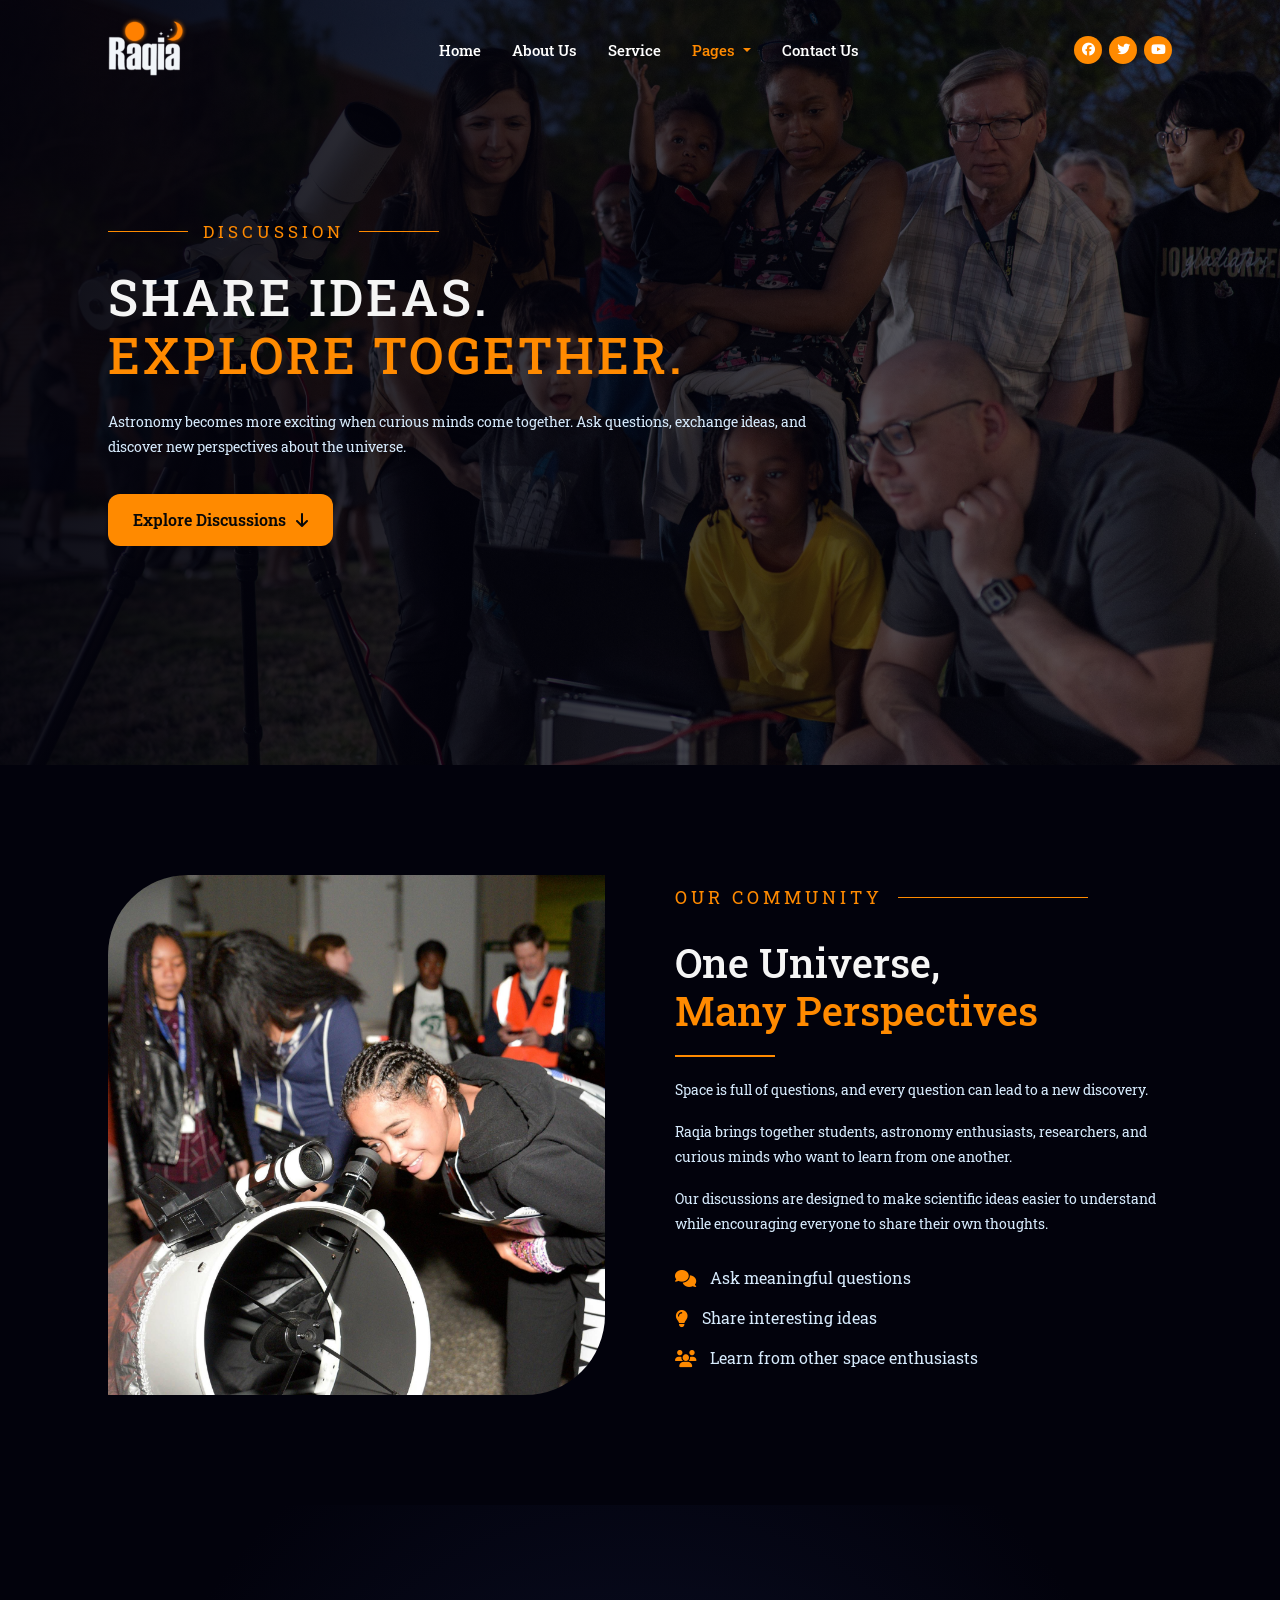
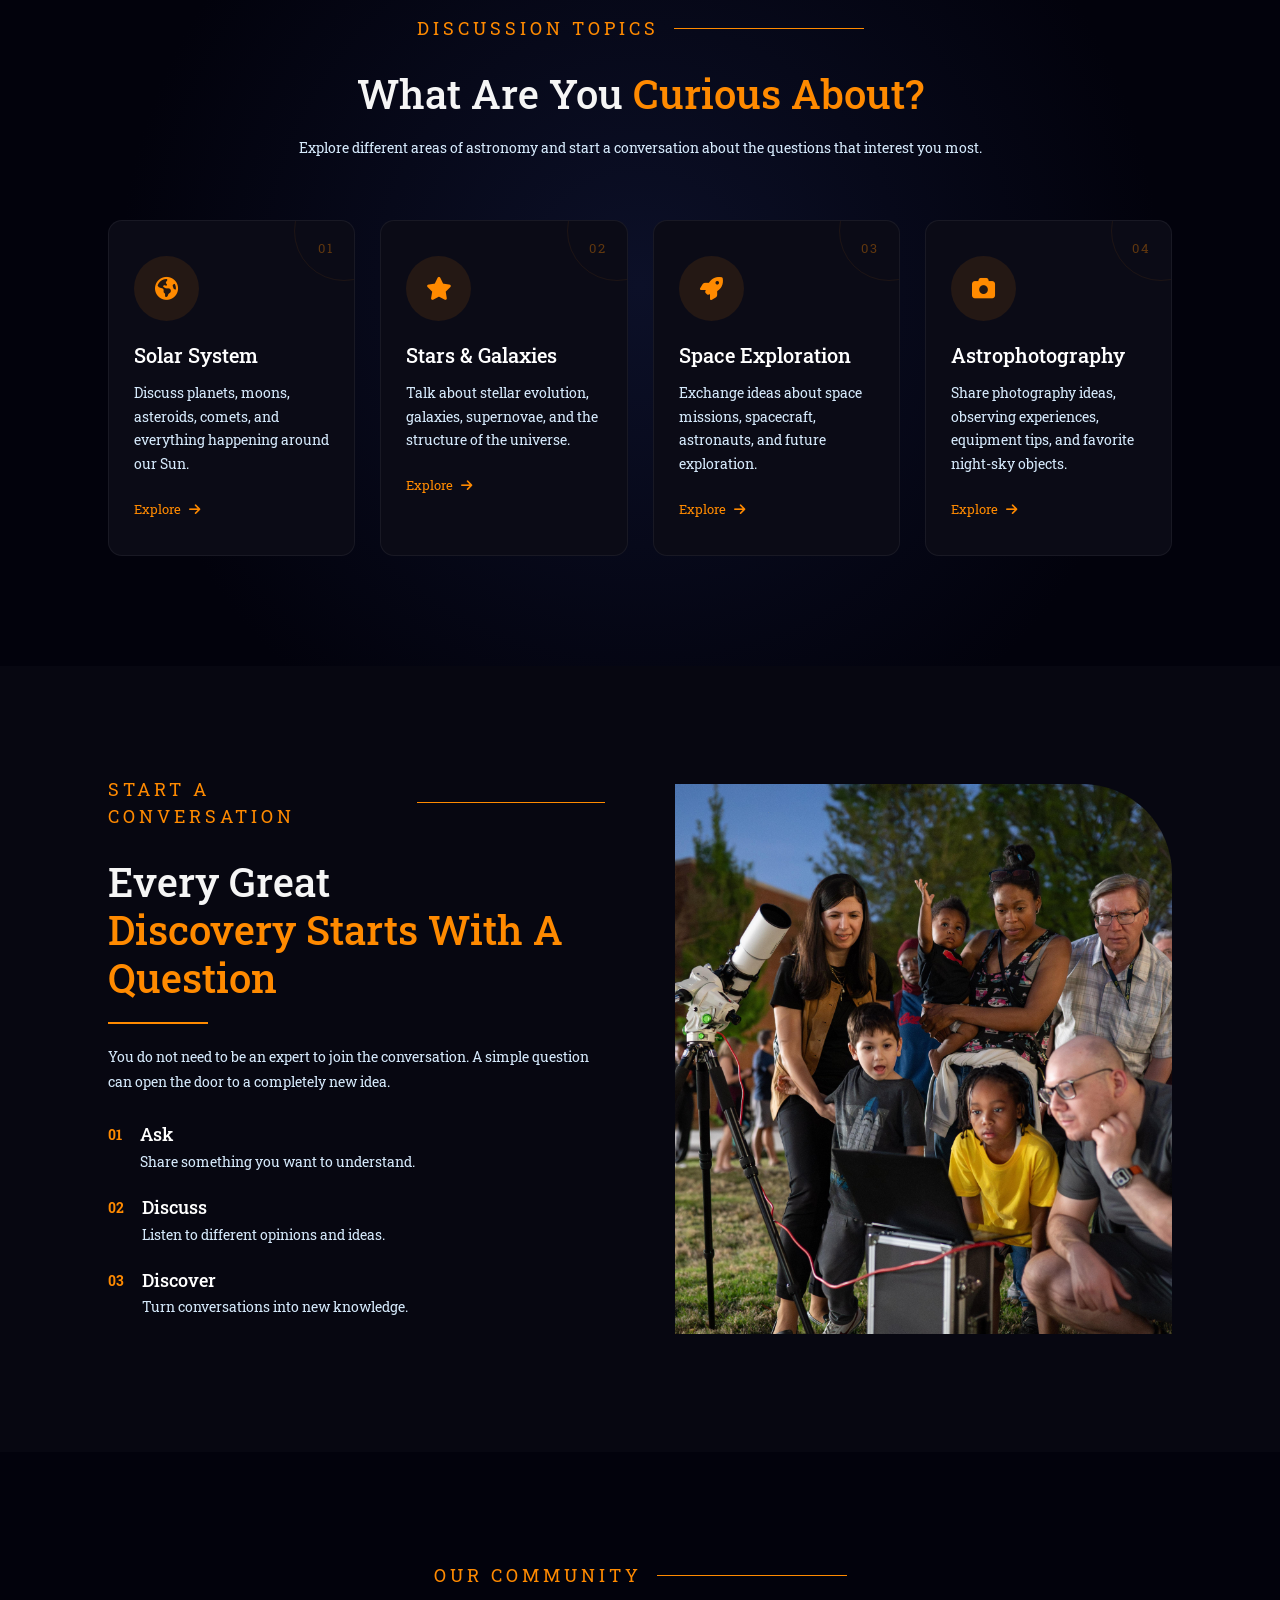
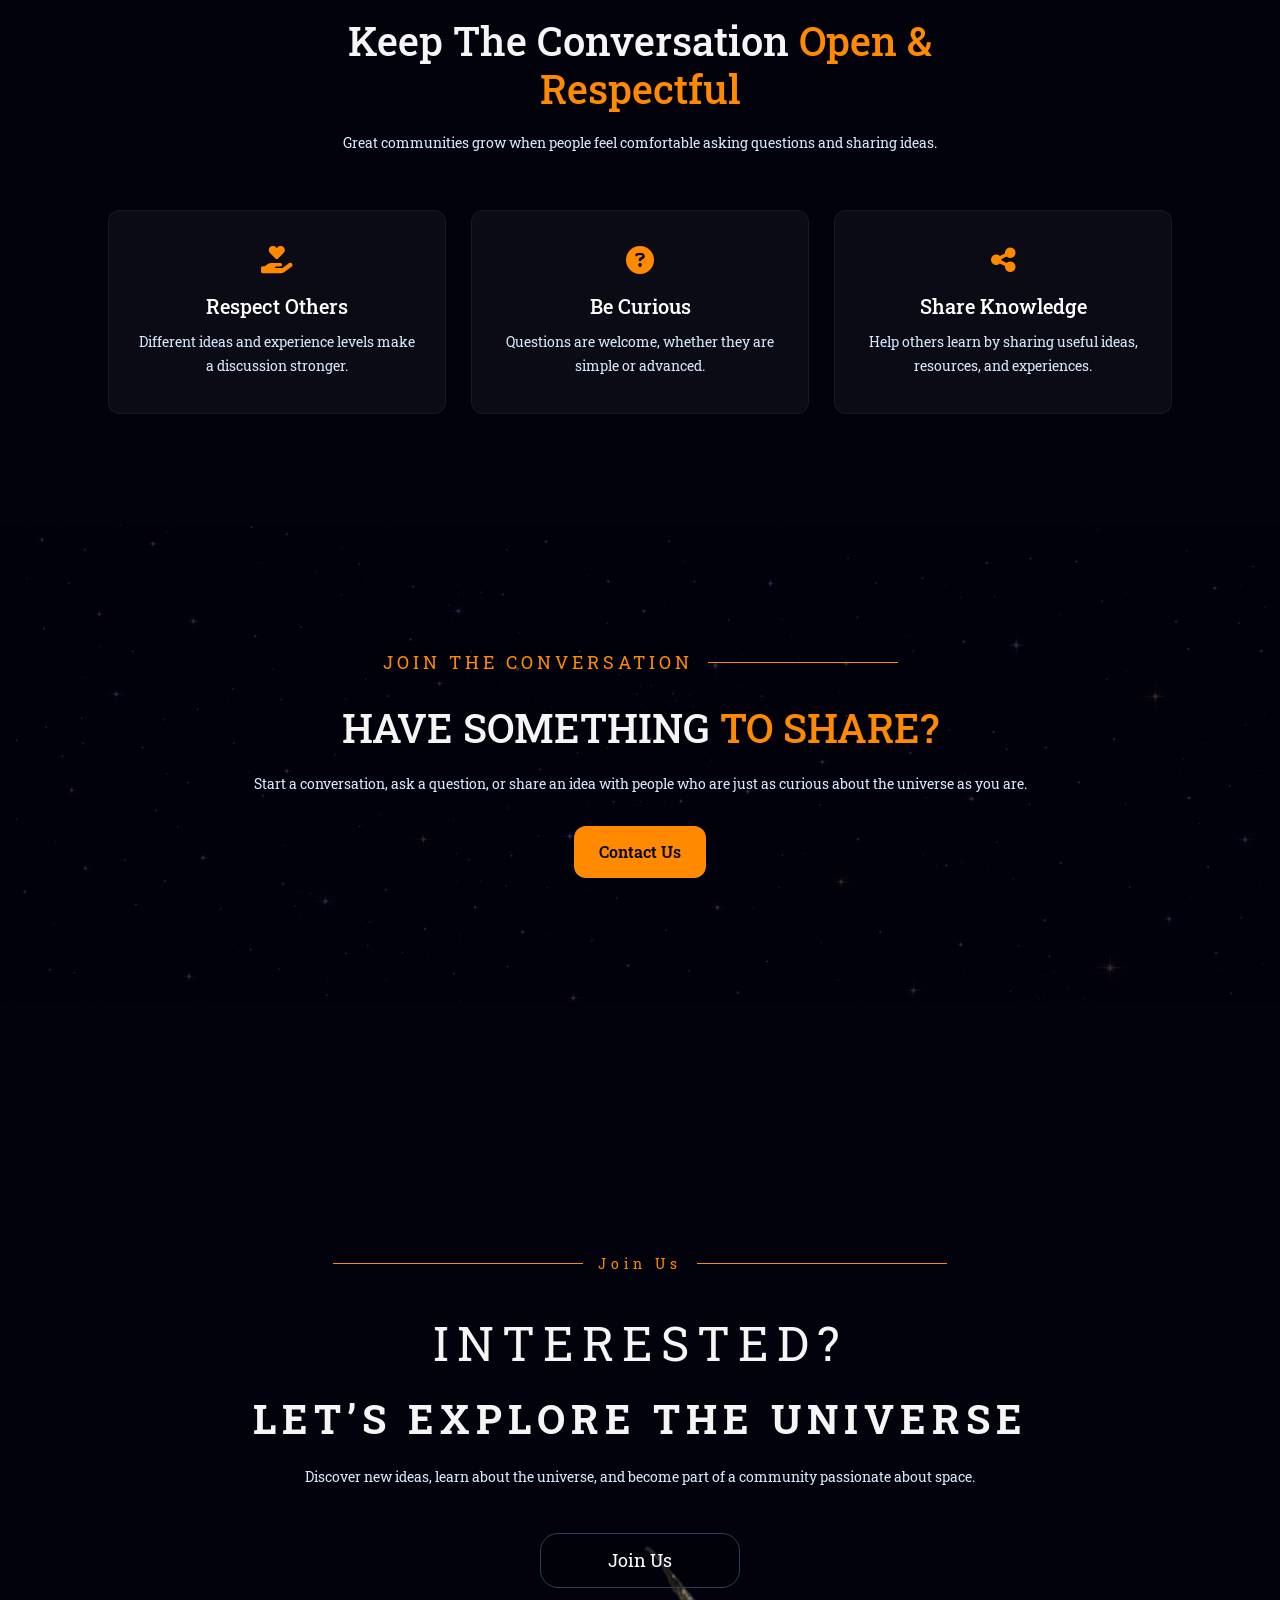
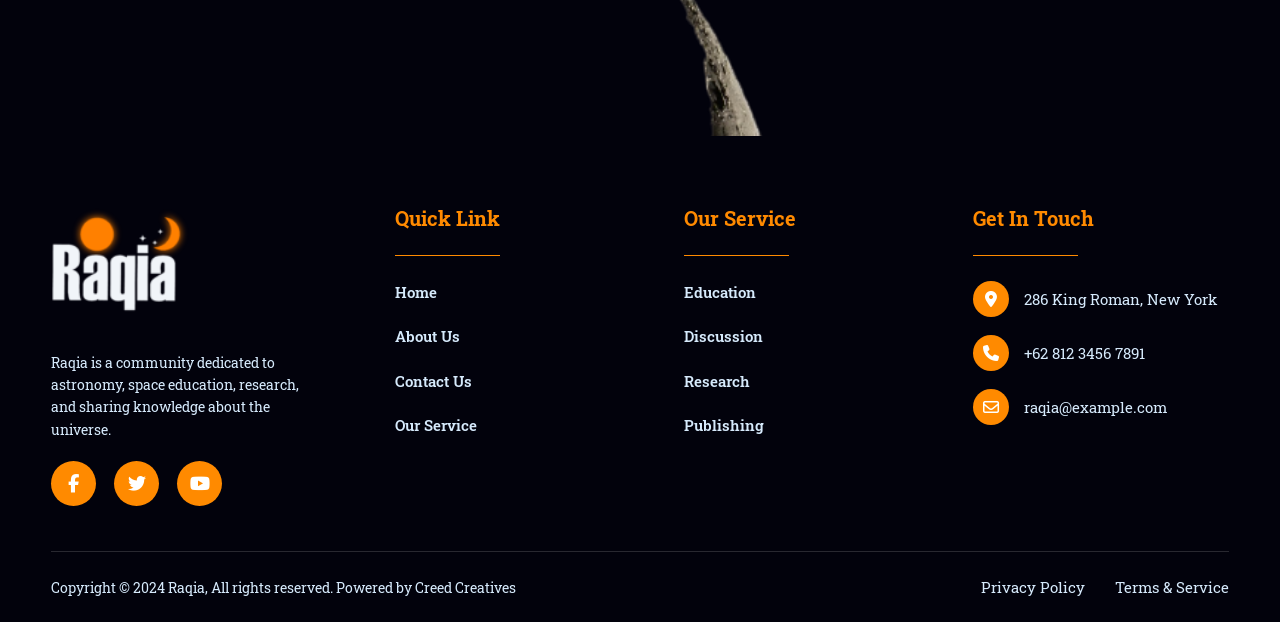
<file: discussion.html>
<!DOCTYPE html>
<html lang="en">

<head>

    <meta charset="UTF-8">

    <meta name="viewport"
          content="width=device-width, initial-scale=1.0">

    <title>Raqia - Discussion</title>


    <!-- Bootstrap -->

    <link
        href="https://cdn.jsdelivr.net/npm/bootstrap@5.3.3/dist/css/bootstrap.min.css"
        rel="stylesheet">


    <!-- Google Font -->

    <link rel="preconnect" href="https://fonts.googleapis.com">

    <link rel="preconnect"
          href="https://fonts.gstatic.com"
          crossorigin>

    <link
        href="https://fonts.googleapis.com/css2?family=Roboto+Slab:wght@400;500;600;700&display=swap"
        rel="stylesheet">


    <!-- Font Awesome -->

    <link
        rel="stylesheet"
        href="https://cdnjs.cloudflare.com/ajax/libs/font-awesome/6.5.2/css/all.min.css">


    <!-- Project CSS -->

    <link rel="stylesheet"
          href="assets/CSS/style.css">

    <link rel="stylesheet"
          href="assets/CSS/main-style.css">

    <link rel="stylesheet"
          href="assets/CSS/discussion.css">

</head>


<body>

<!-- navbar -->

<nav class="navbar navbar-expand-lg">

    <div class="container">


        <a href="index.html" class="logo">

            <img
                src="assets/images/Logo-e1708401673586.png"
                alt="Raqia">

        </a>


        <button
            class="navbar-toggler"
            type="button"
            data-bs-toggle="collapse"
            data-bs-target="#mainNav">

            <span class="navbar-toggler-icon"></span>

        </button>


        <div class="collapse navbar-collapse"
             id="mainNav">


            <ul class="navbar-nav mx-auto">


                <li class="nav-item">

                    <a class="nav-link"
                       href="index.html">

                        Home

                    </a>

                </li>


                <li class="nav-item">

                    <a class="nav-link"
                       href="about.html">

                        About Us

                    </a>

                </li>


                <li class="nav-item">

                    <a class="nav-link"
                       href="services.html">

                        Service

                    </a>

                </li>


                <li class="nav-item dropdown">

                    <a
                        class="nav-link dropdown-toggle active"
                        href="#"
                        role="button"
                        data-bs-toggle="dropdown">

                        Pages

                    </a>


                    <ul class="dropdown-menu">


                        <li>
                            <a
                                class="dropdown-item"
                                href="ourteam.html">

                                Team

                            </a>
                        </li>


                        <li>
                            <a
                                class="dropdown-item"
                                href="gallery.html">

                                Gallery

                            </a>
                        </li>


                        <li>
                            <a
                                class="dropdown-item"
                                href="membership.html">

                                MemberShip

                            </a>
                        </li>


                        <li>
                            <a
                                class="dropdown-item"
                                href="Blog.html">

                                Blog

                            </a>
                        </li>


                        <li>
                            <a
                                class="dropdown-item"
                                href="faq.html">

                                FAQ

                            </a>
                        </li>

                    </ul>

                </li>


                <li class="nav-item">

                    <a
                        class="nav-link"
                        href="contact.html">

                        Contact Us

                    </a>

                </li>

            </ul>


            <div class="social-icons">

                <a href="https://www.facebook.com/">

                    <i class="fa-brands fa-facebook"></i>

                </a>


                <a href="https://x.com/">

                    <i class="fa-brands fa-twitter"></i>

                </a>


                <a href="https://www.youtube.com/">

                    <i class="fa-brands fa-youtube"></i>

                </a>

            </div>


        </div>

    </div>

</nav>



<!-- hero -->

<section class="discussion-hero">

    <div class="discussion-overlay"></div>


    <div class="container">


        <div class="discussion-hero-content">


            <div class="discussion-label">

                <span></span>

                DISCUSSION

                <span></span>

            </div>


            <h1>

                SHARE IDEAS.
                <span>EXPLORE TOGETHER.</span>

            </h1>


            <p>

                Astronomy becomes more exciting when curious minds
                come together. Ask questions, exchange ideas, and
                discover new perspectives about the universe.

            </p>


            <a
                href="#topics"
                class="discussion-btn">

                Explore Discussions

                <i class="fa-solid fa-arrow-down"></i>

            </a>


        </div>

    </div>

</section>





<section class="discussion-intro">

    <div class="container">


        <div class="discussion-intro-grid">


            <div class="discussion-intro-image">

                <img
                    src="assets/images/discussion-community.jpg"
                    alt="Astronomy Community">

            </div>


            <div class="discussion-intro-content">


                <div class="section-label">

                    OUR COMMUNITY

                    <span></span>

                </div>


                <h2>

                    One Universe,
                    <span>Many Perspectives</span>

                </h2>


                <div class="orange-line"></div>


                <p>

                    Space is full of questions, and every question
                    can lead to a new discovery.

                </p>


                <p>

                    Raqia brings together students, astronomy
                    enthusiasts, researchers, and curious minds
                    who want to learn from one another.

                </p>


                <p>

                    Our discussions are designed to make scientific
                    ideas easier to understand while encouraging
                    everyone to share their own thoughts.

                </p>


                <div class="community-points">


                    <div>

                        <i class="fa-solid fa-comments"></i>

                        <span>
                            Ask meaningful questions
                        </span>

                    </div>


                    <div>

                        <i class="fa-solid fa-lightbulb"></i>

                        <span>
                            Share interesting ideas
                        </span>

                    </div>


                    <div>

                        <i class="fa-solid fa-users"></i>

                        <span>
                            Learn from other space enthusiasts
                        </span>

                    </div>


                </div>


            </div>

        </div>

    </div>

</section>





<section class="discussion-topics"
         id="topics">


    <div class="container">


        <div class="topics-header">


            <div class="section-label">

                DISCUSSION TOPICS

                <span></span>

            </div>


            <h2>

                What Are You
                <span>Curious About?</span>

            </h2>


            <p>

                Explore different areas of astronomy and
                start a conversation about the questions
                that interest you most.

            </p>


        </div>



        <div class="topics-grid">


            <!-- Topic 1 -->

            <div class="topic-card">

                <div class="topic-number">

                    01

                </div>


                <div class="topic-icon">

                    <i class="fa-solid fa-earth-americas"></i>

                </div>


                <h3>

                    Solar System

                </h3>


                <p>

                    Discuss planets, moons, asteroids,
                    comets, and everything happening
                    around our Sun.

                </p>


                <a href="gallery.html#solar-system">

                    Explore
                    <i class="fa-solid fa-arrow-right"></i>

                </a>

            </div>



            <!-- Topic 2 -->

            <div class="topic-card">

                <div class="topic-number">

                    02

                </div>


                <div class="topic-icon">

                    <i class="fa-solid fa-star"></i>

                </div>


                <h3>

                    Stars & Galaxies

                </h3>


                <p>

                    Talk about stellar evolution,
                    galaxies, supernovae, and the
                    structure of the universe.

                </p>


                <a href="gallery.html#all-gallery">

                    Explore
                    <i class="fa-solid fa-arrow-right"></i>

                </a>

            </div>



            <!-- Topic 3 -->

            <div class="topic-card">

                <div class="topic-number">

                    03

                </div>


                <div class="topic-icon">

                    <i class="fa-solid fa-rocket"></i>

                </div>


                <h3>

                    Space Exploration

                </h3>


                <p>

                    Exchange ideas about space missions,
                    spacecraft, astronauts, and future
                    exploration.

                </p>


                <a href="gallery.html#space-events">

                    Explore
                    <i class="fa-solid fa-arrow-right"></i>

                </a>

            </div>



            <!-- Topic 4 -->

            <div class="topic-card">

                <div class="topic-number">

                    04

                </div>


                <div class="topic-icon">

                    <i class="fa-solid fa-camera"></i>

                </div>


                <h3>

                    Astrophotography

                </h3>


                <p>

                    Share photography ideas, observing
                    experiences, equipment tips, and
                    favorite night-sky objects.

                </p>


                <a href="gallery.html">

                    Explore
                    <i class="fa-solid fa-arrow-right"></i>

                </a>

            </div>


        </div>

    </div>

</section>





<section class="conversation-section">

    <div class="container">


        <div class="conversation-grid">


            <div class="conversation-content">


                <div class="section-label">

                    START A CONVERSATION

                    <span></span>

                </div>


                <h2>

                    Every Great
                    <span>Discovery Starts With A Question</span>

                </h2>


                <div class="orange-line"></div>


                <p>

                    You do not need to be an expert to join
                    the conversation. A simple question can
                    open the door to a completely new idea.

                </p>


                <div class="conversation-steps">


                    <div>

                        <span>01</span>

                        <div>

                            <h3>Ask</h3>

                            <p>
                                Share something you want to understand.
                            </p>

                        </div>

                    </div>


                    <div>

                        <span>02</span>

                        <div>

                            <h3>Discuss</h3>

                            <p>
                                Listen to different opinions and ideas.
                            </p>

                        </div>

                    </div>


                    <div>

                        <span>03</span>

                        <div>

                            <h3>Discover</h3>

                            <p>
                                Turn conversations into new knowledge.
                            </p>

                        </div>

                    </div>


                </div>


            </div>


            <div class="conversation-image">

                <img
                    src="assets/images/discussion-night.jpg"
                    alt="Astronomy Discussion">

            </div>


        </div>

    </div>

</section>





<section class="discussion-rules">

    <div class="container">


        <div class="rules-header">


            <div class="section-label">

                OUR COMMUNITY

                <span></span>

            </div>


            <h2>

                Keep The Conversation
                <span>Open & Respectful</span>

            </h2>


            <p>

                Great communities grow when people feel
                comfortable asking questions and sharing ideas.

            </p>


        </div>



        <div class="rules-grid">


            <div class="rule-card">

                <i class="fa-solid fa-hand-holding-heart"></i>

                <h3>

                    Respect Others

                </h3>

                <p>

                    Different ideas and experience levels
                    make a discussion stronger.

                </p>

            </div>


            <div class="rule-card">

                <i class="fa-solid fa-circle-question"></i>

                <h3>

                    Be Curious

                </h3>

                <p>

                    Questions are welcome, whether they
                    are simple or advanced.

                </p>

            </div>


            <div class="rule-card">

                <i class="fa-solid fa-share-nodes"></i>

                <h3>

                    Share Knowledge

                </h3>

                <p>

                    Help others learn by sharing useful
                    ideas, resources, and experiences.

                </p>

            </div>


        </div>

    </div>

</section>




<section class="discussion-cta">

    <div class="discussion-cta-overlay"></div>


    <div class="container">


        <div class="discussion-cta-content">


            <div class="section-label">

                JOIN THE CONVERSATION

                <span></span>

            </div>


            <h2>

                HAVE SOMETHING
                <span>TO SHARE?</span>

            </h2>


            <p>

                Start a conversation, ask a question,
                or share an idea with people who are
                just as curious about the universe as you are.

            </p>


            <a
                href="contact.html"
                class="discussion-btn">

                Contact Us

            </a>


        </div>

    </div>

</section>


        <button id="backToTop" class="back-to-top">
            <i class="fa-solid fa-arrow-up"></i>
        </button>


<!-- join us -->

<section class="join-section">

    <div class="join-moon"></div>


    <div class="join-content">


        <div class="join-label">

            <span></span>

            <p>
                Join Us
            </p>

            <span></span>

        </div>


        <h3>
            INTERESTED?
        </h3>


        <h2>
            LET’S EXPLORE THE UNIVERSE
        </h2>


        <p class="join-description">

            Discover new ideas, learn about the universe,
            and become part of a community passionate about space.

        </p>


        <a
            href="about.html#Contact-form"
            class="join-btn">

            Join Us

        </a>


    </div>

</section>



<!-- footer -->

<footer class="footer">


    <div class="footer-container">


        <div class="footer-about footer-item">


            <img
                src="assets/images/Logo-e1708401673586.png"
                alt="Raqia">


            <p>

                Raqia is a community dedicated to astronomy,
                space education, research, and sharing knowledge
                about the universe.

            </p>


            <div class="footer-social">

                <a href="https://www.facebook.com/">

                    <i class="fa-brands fa-facebook-f"></i>

                </a>


                <a href="https://x.com/">

                    <i class="fa-brands fa-twitter"></i>

                </a>


                <a href="https://www.youtube.com/">

                    <i class="fa-brands fa-youtube"></i>

                </a>

            </div>


        </div>



        <div class="footer-links footer-item">


            <h3>
                Quick Link
            </h3>


            <span class="footer-line"></span>


            <a href="index.html">
                Home
            </a>


            <a href="about.html">
                About Us
            </a>


            <a href="contact.html">
                Contact Us
            </a>


            <a href="services.html">
                Our Service
            </a>


        </div>



        <div class="footer-links footer-item">


            <h3>
                Our Service
            </h3>


            <span class="footer-line"></span>


            <a href="education.html">
                Education
            </a>


            <a href="discussion.html">
                Discussion
            </a>


            <a href="research.html">
                Research
            </a>


            <a href="publishing.html">
                Publishing
            </a>


        </div>



        <div class="footer-contact footer-item">


            <h3>
                Get In Touch
            </h3>


            <span class="footer-line"></span>


            <div class="contact-item">

                <div class="contact-icon">

                    <i class="fa-solid fa-location-dot"></i>

                </div>

                <span>
                    286 King Roman, New York
                </span>

            </div>


            <div class="contact-item">

                <div class="contact-icon">

                    <i class="fa-solid fa-phone"></i>

                </div>

                <span>
                    +62 812 3456 7891
                </span>

            </div>


            <div class="contact-item">

                <div class="contact-icon">

                    <i class="fa-regular fa-envelope"></i>

                </div>

                <span>
                    raqia@example.com
                </span>

            </div>


        </div>


    </div>



    <div class="footer-bottom">


        <p>

            Copyright © 2024 Raqia, All rights reserved.
            Powered by Creed Creatives

        </p>


        <div>

            <a href="privacy.html">
                Privacy Policy
            </a>


            <a href="terms.html">
                Terms &amp; Service
            </a>

        </div>


    </div>


</footer>



<!-- Bootstrap JS -->

<script
    src="https://cdn.jsdelivr.net/npm/bootstrap@5.3.3/dist/js/bootstrap.bundle.min.js">
</script>


<!-- Main JS -->

<script src="assets/JS/script.js"></script>


<!-- Discussion JS -->

<script src="assets/JS/discussion.js"></script>


</body>

</html>
</file>
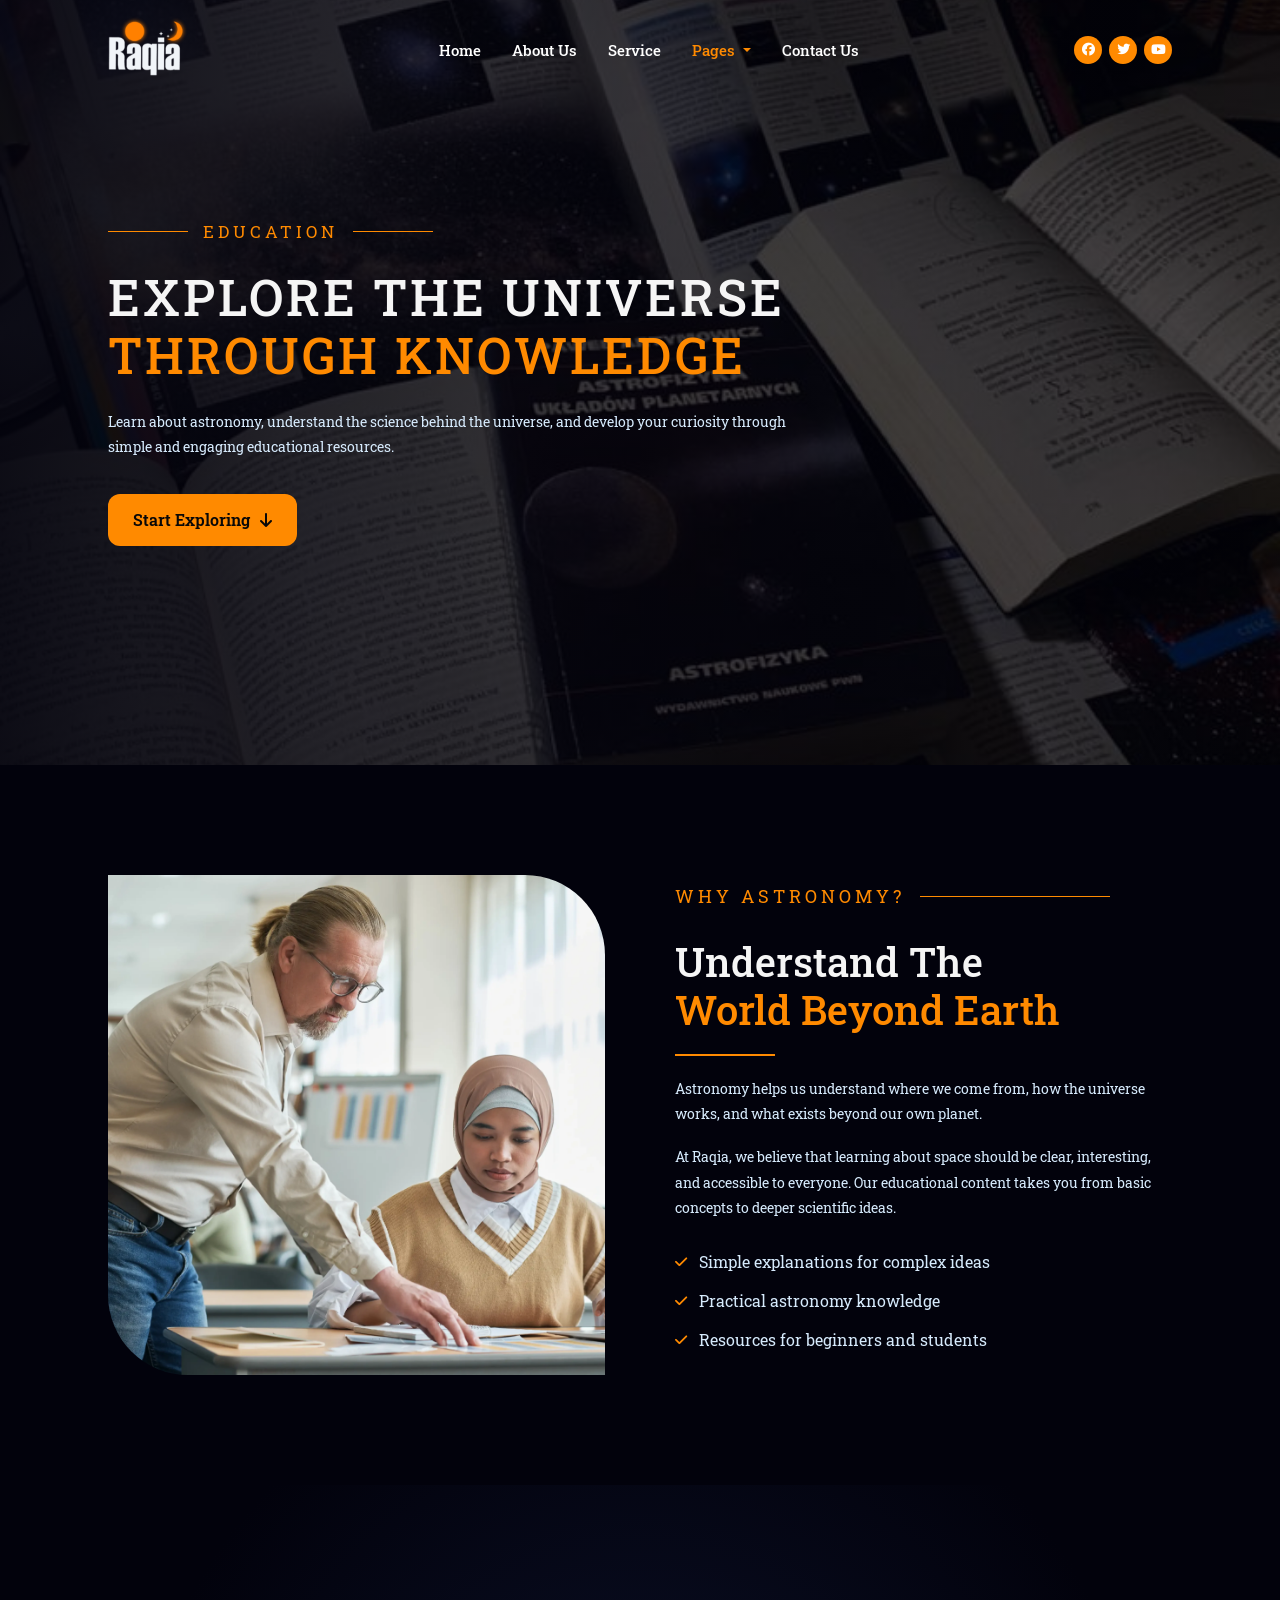
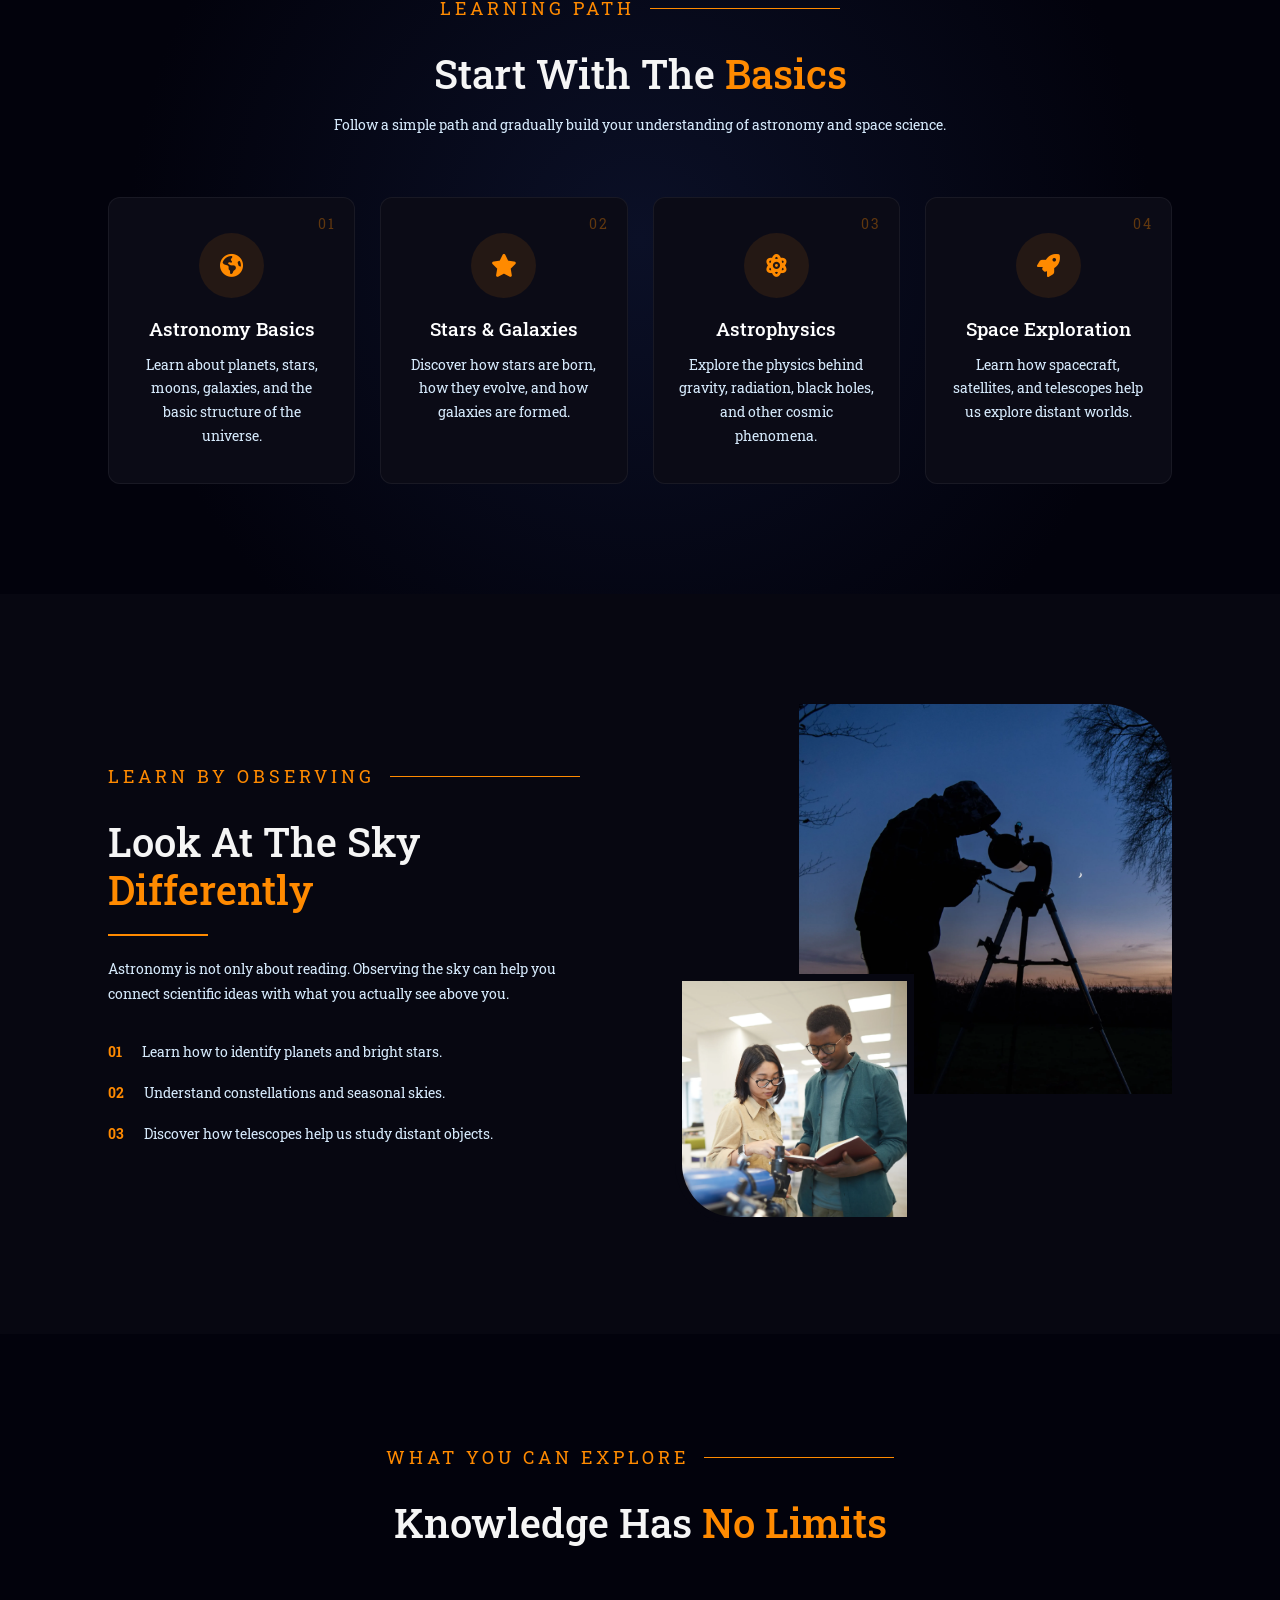
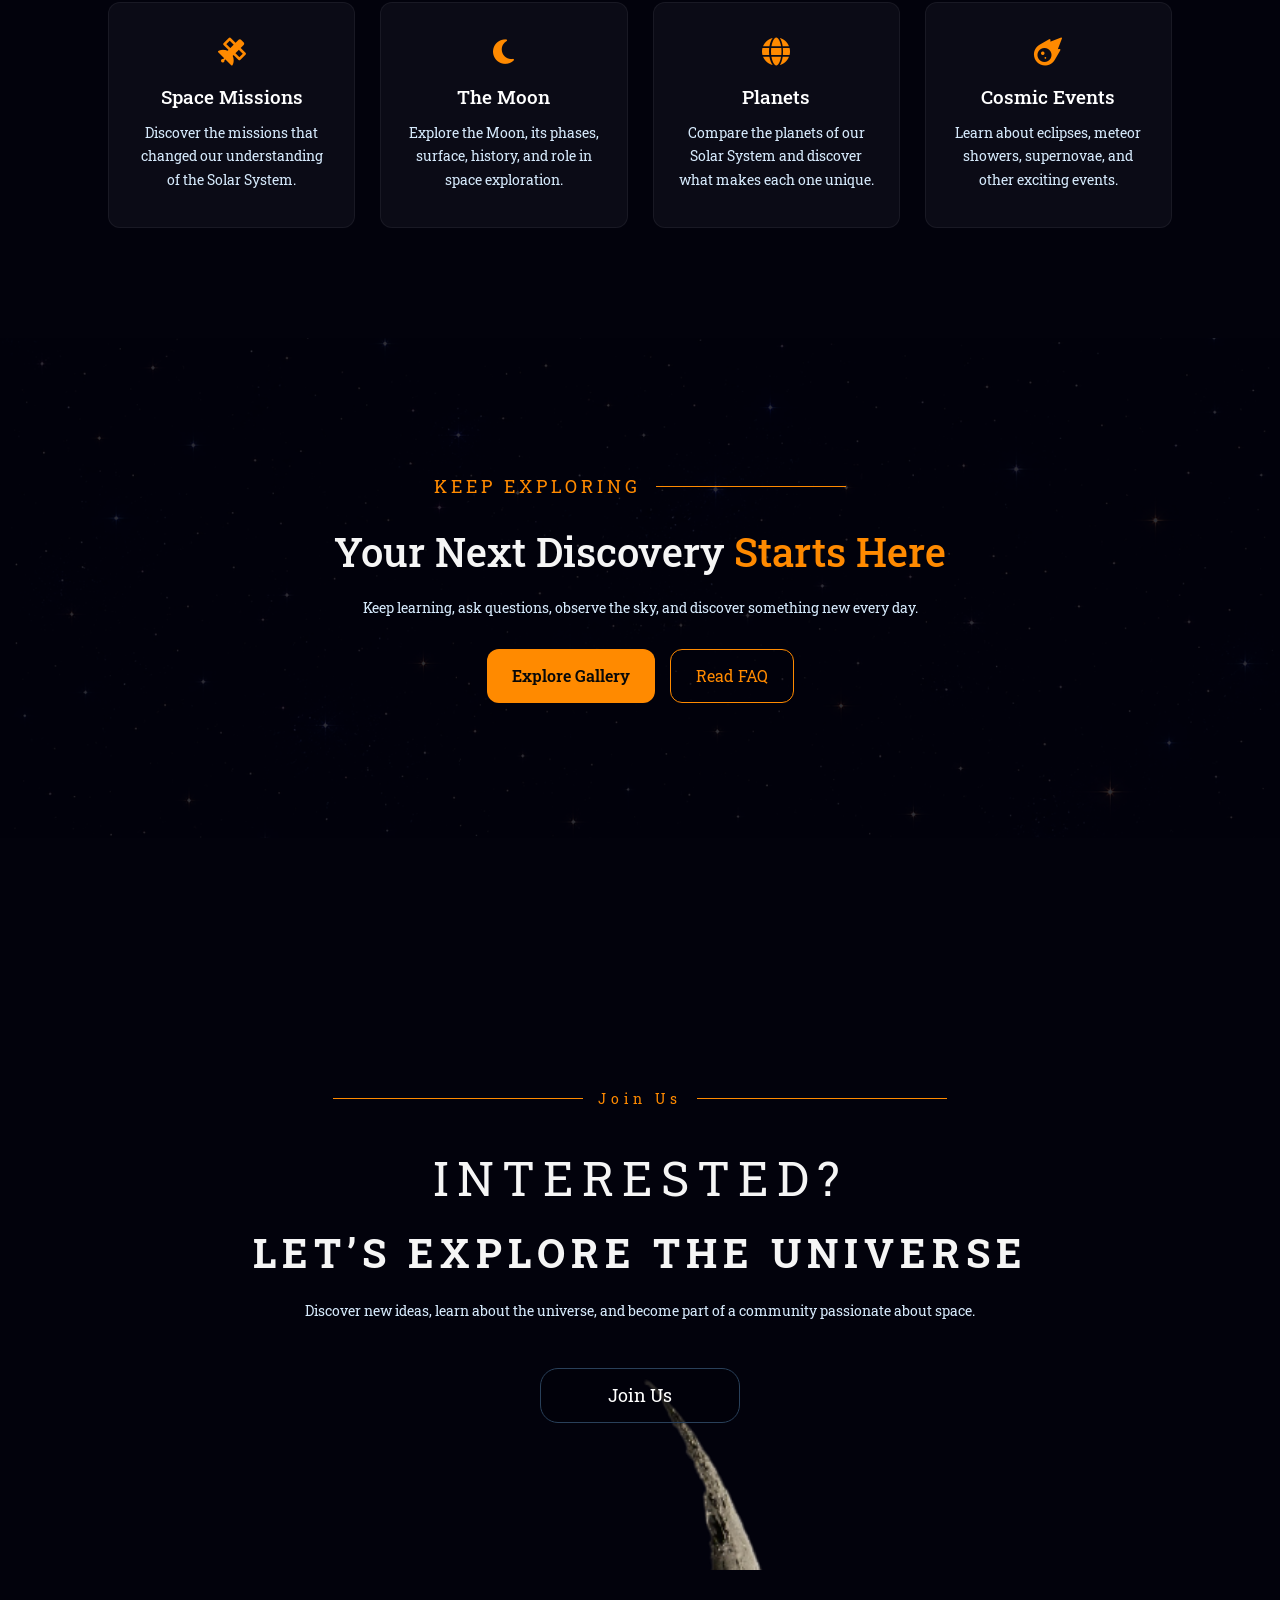
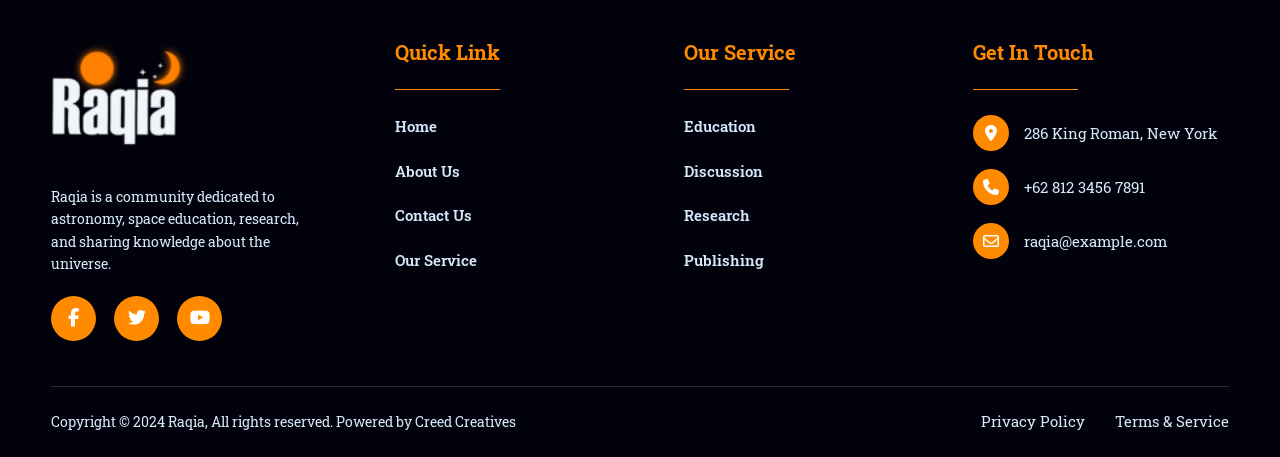
<file: education.html>
<!DOCTYPE html>
<html lang="en">

<head>

    <meta charset="UTF-8">

    <meta name="viewport"
          content="width=device-width, initial-scale=1.0">

    <title>Raqia - Education</title>

    <!-- Bootstrap -->
    <link
        href="https://cdn.jsdelivr.net/npm/bootstrap@5.3.3/dist/css/bootstrap.min.css"
        rel="stylesheet">

    <!-- Google Font -->
    <link rel="preconnect" href="https://fonts.googleapis.com">

    <link
        href="https://fonts.googleapis.com/css2?family=Roboto+Slab:wght@400;500;600;700&display=swap"
        rel="stylesheet">

    <!-- Font Awesome -->
    <link
        rel="stylesheet"
        href="https://cdnjs.cloudflare.com/ajax/libs/font-awesome/6.5.2/css/all.min.css">

    <!-- Project CSS -->
    <link rel="stylesheet" href="assets/CSS/style.css">
    <link rel="stylesheet" href="assets/CSS/main-style.css">
    <link rel="stylesheet" href="assets/CSS/education.css">

</head>


<body>


<!-- navbar -->

<nav class="navbar navbar-expand-lg">

    <div class="container">

        <a href="index.html" class="logo">

            <img
                src="assets/images/Logo-e1708401673586.png"
                alt="Raqia">

        </a>


        <button
            class="navbar-toggler"
            type="button"
            data-bs-toggle="collapse"
            data-bs-target="#mainNav">

            <span class="navbar-toggler-icon"></span>

        </button>


        <div class="collapse navbar-collapse" id="mainNav">

            <ul class="navbar-nav mx-auto">

                <li class="nav-item">

                    <a class="nav-link" href="index.html">
                        Home
                    </a>

                </li>


                <li class="nav-item">

                    <a class="nav-link" href="about.html">
                        About Us
                    </a>

                </li>


                <li class="nav-item">

                    <a class="nav-link" href="services.html">
                        Service
                    </a>

                </li>


                <li class="nav-item dropdown">

                    <a
                        class="nav-link dropdown-toggle active"
                        href="#"
                        role="button"
                        data-bs-toggle="dropdown">

                        Pages

                    </a>


                    <ul class="dropdown-menu">

                        <li>
                            <a
                                class="dropdown-item"
                                href="ourteam.html">

                                Team

                            </a>
                        </li>


                        <li>
                            <a
                                class="dropdown-item"
                                href="gallery.html">

                                Gallery

                            </a>
                        </li>


                        <li>
                            <a
                                class="dropdown-item"
                                href="membership.html">

                                MemberShip

                            </a>
                        </li>


                        <li>
                            <a
                                class="dropdown-item"
                                href="Blog.html">

                                Blog

                            </a>
                        </li>


                        <li>
                            <a
                                class="dropdown-item"
                                href="faq.html">

                                FAQ

                            </a>
                        </li>

                    </ul>

                </li>


                <li class="nav-item">

                    <a
                        class="nav-link"
                        href="contact.html">

                        Contact Us

                    </a>

                </li>

            </ul>


            <div class="social-icons">

                <a href="https://www.facebook.com/">
                    <i class="fa-brands fa-facebook"></i>
                </a>

                <a href="https://x.com/">
                    <i class="fa-brands fa-twitter"></i>
                </a>

                <a href="https://www.youtube.com/">
                    <i class="fa-brands fa-youtube"></i>
                </a>

            </div>

        </div>

    </div>

</nav>



<!-- hero -->

<section class="education-hero">

    <div class="education-hero-overlay"></div>


    <div class="container">

        <div class="education-hero-content">

            <div class="education-label">

                <span></span>

                EDUCATION

                <span></span>

            </div>


            <h1>

                EXPLORE THE UNIVERSE
                <span>THROUGH KNOWLEDGE</span>

            </h1>


            <p>

                Learn about astronomy, understand the science behind
                the universe, and develop your curiosity through simple
                and engaging educational resources.

            </p>


            <a
                href="#learning-path"
                class="education-btn">

                Start Exploring

                <i class="fa-solid fa-arrow-down"></i>

            </a>

        </div>

    </div>

</section>





<section class="education-intro">

    <div class="container">

        <div class="education-intro-grid">


            <div class="education-intro-image">

                <img
                    src="assets/images/education.webp"
                    alt="Astronomy Education">

            </div>


            <div class="education-intro-content">

                <div class="section-label">

                    WHY ASTRONOMY?

                    <span></span>

                </div>


                <h2>

                    Understand The
                    <span>World Beyond Earth</span>

                </h2>


                <div class="orange-line"></div>


                <p>

                    Astronomy helps us understand where we come from,
                    how the universe works, and what exists beyond our
                    own planet.

                </p>


                <p>

                    At Raqia, we believe that learning about space
                    should be clear, interesting, and accessible to
                    everyone. Our educational content takes you from
                    basic concepts to deeper scientific ideas.

                </p>


                <div class="education-points">

                    <div>

                        <i class="fa-solid fa-check"></i>

                        <span>
                            Simple explanations for complex ideas
                        </span>

                    </div>


                    <div>

                        <i class="fa-solid fa-check"></i>

                        <span>
                            Practical astronomy knowledge
                        </span>

                    </div>


                    <div>

                        <i class="fa-solid fa-check"></i>

                        <span>
                            Resources for beginners and students
                        </span>

                    </div>

                </div>

            </div>

        </div>

    </div>

</section>





<section class="learning-path" id="learning-path">

    <div class="container">


        <div class="learning-header">

            <div class="section-label">

                LEARNING PATH

                <span></span>

            </div>


            <h2>

                Start With The
                <span>Basics</span>

            </h2>


            <p>

                Follow a simple path and gradually build your
                understanding of astronomy and space science.

            </p>

        </div>



        <div class="learning-grid">


            <!-- Card 1 -->

            <div class="learning-card">

                <div class="learning-number">
                    01
                </div>


                <div class="learning-icon">

                    <i class="fa-solid fa-earth-americas"></i>

                </div>


                <h3>
                    Astronomy Basics
                </h3>


                <p>

                    Learn about planets, stars, moons, galaxies,
                    and the basic structure of the universe.

                </p>

            </div>



            <!-- Card 2 -->

            <div class="learning-card">

                <div class="learning-number">
                    02
                </div>


                <div class="learning-icon">

                    <i class="fa-solid fa-star"></i>

                </div>


                <h3>
                    Stars & Galaxies
                </h3>


                <p>

                    Discover how stars are born, how they evolve,
                    and how galaxies are formed.

                </p>

            </div>



            <!-- Card 3 -->

            <div class="learning-card">

                <div class="learning-number">
                    03
                </div>


                <div class="learning-icon">

                    <i class="fa-solid fa-atom"></i>

                </div>


                <h3>
                    Astrophysics
                </h3>


                <p>

                    Explore the physics behind gravity, radiation,
                    black holes, and other cosmic phenomena.

                </p>

            </div>



            <!-- Card 4 -->

            <div class="learning-card">

                <div class="learning-number">
                    04
                </div>


                <div class="learning-icon">

                    <i class="fa-solid fa-rocket"></i>

                </div>


                <h3>
                    Space Exploration
                </h3>


                <p>

                    Learn how spacecraft, satellites, and telescopes
                    help us explore distant worlds.

                </p>

            </div>

        </div>

    </div>

</section>




<section class="observation-section">

    <div class="container">

        <div class="observation-grid">


            <div class="observation-content">

                <div class="section-label">

                    LEARN BY OBSERVING

                    <span></span>

                </div>


                <h2>

                    Look At The Sky
                    <span>Differently</span>

                </h2>


                <div class="orange-line"></div>


                <p>

                    Astronomy is not only about reading.
                    Observing the sky can help you connect scientific
                    ideas with what you actually see above you.

                </p>


                <div class="observation-list">


                    <div>

                        <span>01</span>

                        <p>
                            Learn how to identify planets and bright stars.
                        </p>

                    </div>


                    <div>

                        <span>02</span>

                        <p>
                            Understand constellations and seasonal skies.
                        </p>

                    </div>


                    <div>

                        <span>03</span>

                        <p>
                            Discover how telescopes help us study distant objects.
                        </p>

                    </div>

                </div>

            </div>



            <div class="observation-images">

                <div class="observation-main">

                    <img
                        src="assets/images/telescope-.webp"
                        alt="Telescope">

                </div>


                <div class="observation-small">

                    <img
                        src="assets/images/two-students.jpg"
                        alt="Students">

                </div>

            </div>

        </div>

    </div>

</section>





<section class="education-areas">

    <div class="container">


        <div class="areas-header">

            <div class="section-label">

                WHAT YOU CAN EXPLORE

                <span></span>

            </div>


            <h2>

                Knowledge Has
                <span>No Limits</span>

            </h2>

        </div>



        <div class="areas-grid">


            <div class="area-card">

                <i class="fa-solid fa-satellite"></i>

                <h3>
                    Space Missions
                </h3>

                <p>

                    Discover the missions that changed our
                    understanding of the Solar System.

                </p>

            </div>


            <div class="area-card">

                <i class="fa-solid fa-moon"></i>

                <h3>
                    The Moon
                </h3>

                <p>

                    Explore the Moon, its phases, surface,
                    history, and role in space exploration.

                </p>

            </div>


            <div class="area-card">

                <i class="fa-solid fa-globe"></i>

                <h3>
                    Planets
                </h3>

                <p>

                    Compare the planets of our Solar System
                    and discover what makes each one unique.

                </p>

            </div>


            <div class="area-card">

                <i class="fa-solid fa-meteor"></i>

                <h3>
                    Cosmic Events
                </h3>

                <p>

                    Learn about eclipses, meteor showers,
                    supernovae, and other exciting events.

                </p>

            </div>

        </div>

    </div>

</section>





<section class="education-cta">

    <div class="education-cta-overlay"></div>


    <div class="container">

        <div class="education-cta-content">

            <div class="section-label">

                KEEP EXPLORING

                <span></span>

            </div>


            <h2>

                Your Next Discovery
                <span>Starts Here</span>

            </h2>


            <p>

                Keep learning, ask questions, observe the sky,
                and discover something new every day.

            </p>


            <div class="cta-buttons">

                <a
                    href="gallery.html"
                    class="education-btn">

                    Explore Gallery

                </a>


                <a
                    href="faq.html"
                    class="education-outline-btn">

                    Read FAQ

                </a>

            </div>

        </div>

    </div>

</section>



<!-- join us -->

<section class="join-section">

    <div class="join-moon"></div>

    <div class="join-content">

        <div class="join-label">

            <span></span>

            <p>
                Join Us
            </p>

            <span></span>

        </div>


        <h3>
            INTERESTED?
        </h3>


        <h2>
            LET’S EXPLORE THE UNIVERSE
        </h2>


        <p class="join-description">

            Discover new ideas, learn about the universe,
            and become part of a community passionate about space.

        </p>


        <a
            href="about.html#Contact-form"
            class="join-btn">

            Join Us

        </a>

    </div>

</section>



<button id="backToTop" class="back-to-top">
    <i class="fa-solid fa-arrow-up"></i>
</button>



<!-- footer -->

<footer class="footer">

    <div class="footer-container">


        <div class="footer-about footer-item">

            <img
                src="assets/images/Logo-e1708401673586.png"
                alt="Raqia">


            <p>

                Raqia is a community dedicated to astronomy,
                space education, research, and sharing knowledge
                about the universe.

            </p>


            <div class="footer-social">

                <a href="https://www.facebook.com/">
                    <i class="fa-brands fa-facebook-f"></i>
                </a>

                <a href="https://x.com/">
                    <i class="fa-brands fa-twitter"></i>
                </a>

                <a href="https://www.youtube.com/">
                    <i class="fa-brands fa-youtube"></i>
                </a>

            </div>

        </div>



        <div class="footer-links footer-item">

            <h3>
                Quick Link
            </h3>

            <span class="footer-line"></span>

            <a href="index.html">
                Home
            </a>

            <a href="about.html">
                About Us
            </a>

            <a href="contact.html">
                Contact Us
            </a>

            <a href="services.html">
                Our Service
            </a>

        </div>



        <div class="footer-links footer-item">

            <h3>
                Our Service
            </h3>

            <span class="footer-line"></span>


            <a href="education.html">
                Education
            </a>

            <a href="discussion.html">
                Discussion
            </a>

            <a href="research.html">
                Research
            </a>

            <a href="publishing.html">
                Publishing
            </a>

        </div>



        <div class="footer-contact footer-item">

            <h3>
                Get In Touch
            </h3>

            <span class="footer-line"></span>


            <div class="contact-item">

                <div class="contact-icon">

                    <i class="fa-solid fa-location-dot"></i>

                </div>

                <span>
                    286 King Roman, New York
                </span>

            </div>


            <div class="contact-item">

                <div class="contact-icon">

                    <i class="fa-solid fa-phone"></i>

                </div>

                <span>
                    +62 812 3456 7891
                </span>

            </div>


            <div class="contact-item">

                <div class="contact-icon">

                    <i class="fa-regular fa-envelope"></i>

                </div>

                <span>
                    raqia@example.com
                </span>

            </div>

        </div>

    </div>


    <div class="footer-bottom">

        <p>

            Copyright © 2024 Raqia, All rights reserved.
            Powered by Creed Creatives

        </p>


        <div>

            <a href="privacy.html">
                Privacy Policy
            </a>

            <a href="terms.html">
                Terms &amp; Service
            </a>

        </div>

    </div>

</footer>



<!-- Bootstrap JS -->

<script
    src="https://cdn.jsdelivr.net/npm/bootstrap@5.3.3/dist/js/bootstrap.bundle.min.js">
</script>


<!-- Main JS -->

<script src="assets/JS/script.js"></script>


<!-- Education JS -->

<script src="assets/JS/education.js"></script>


</body>
</html>
</file>
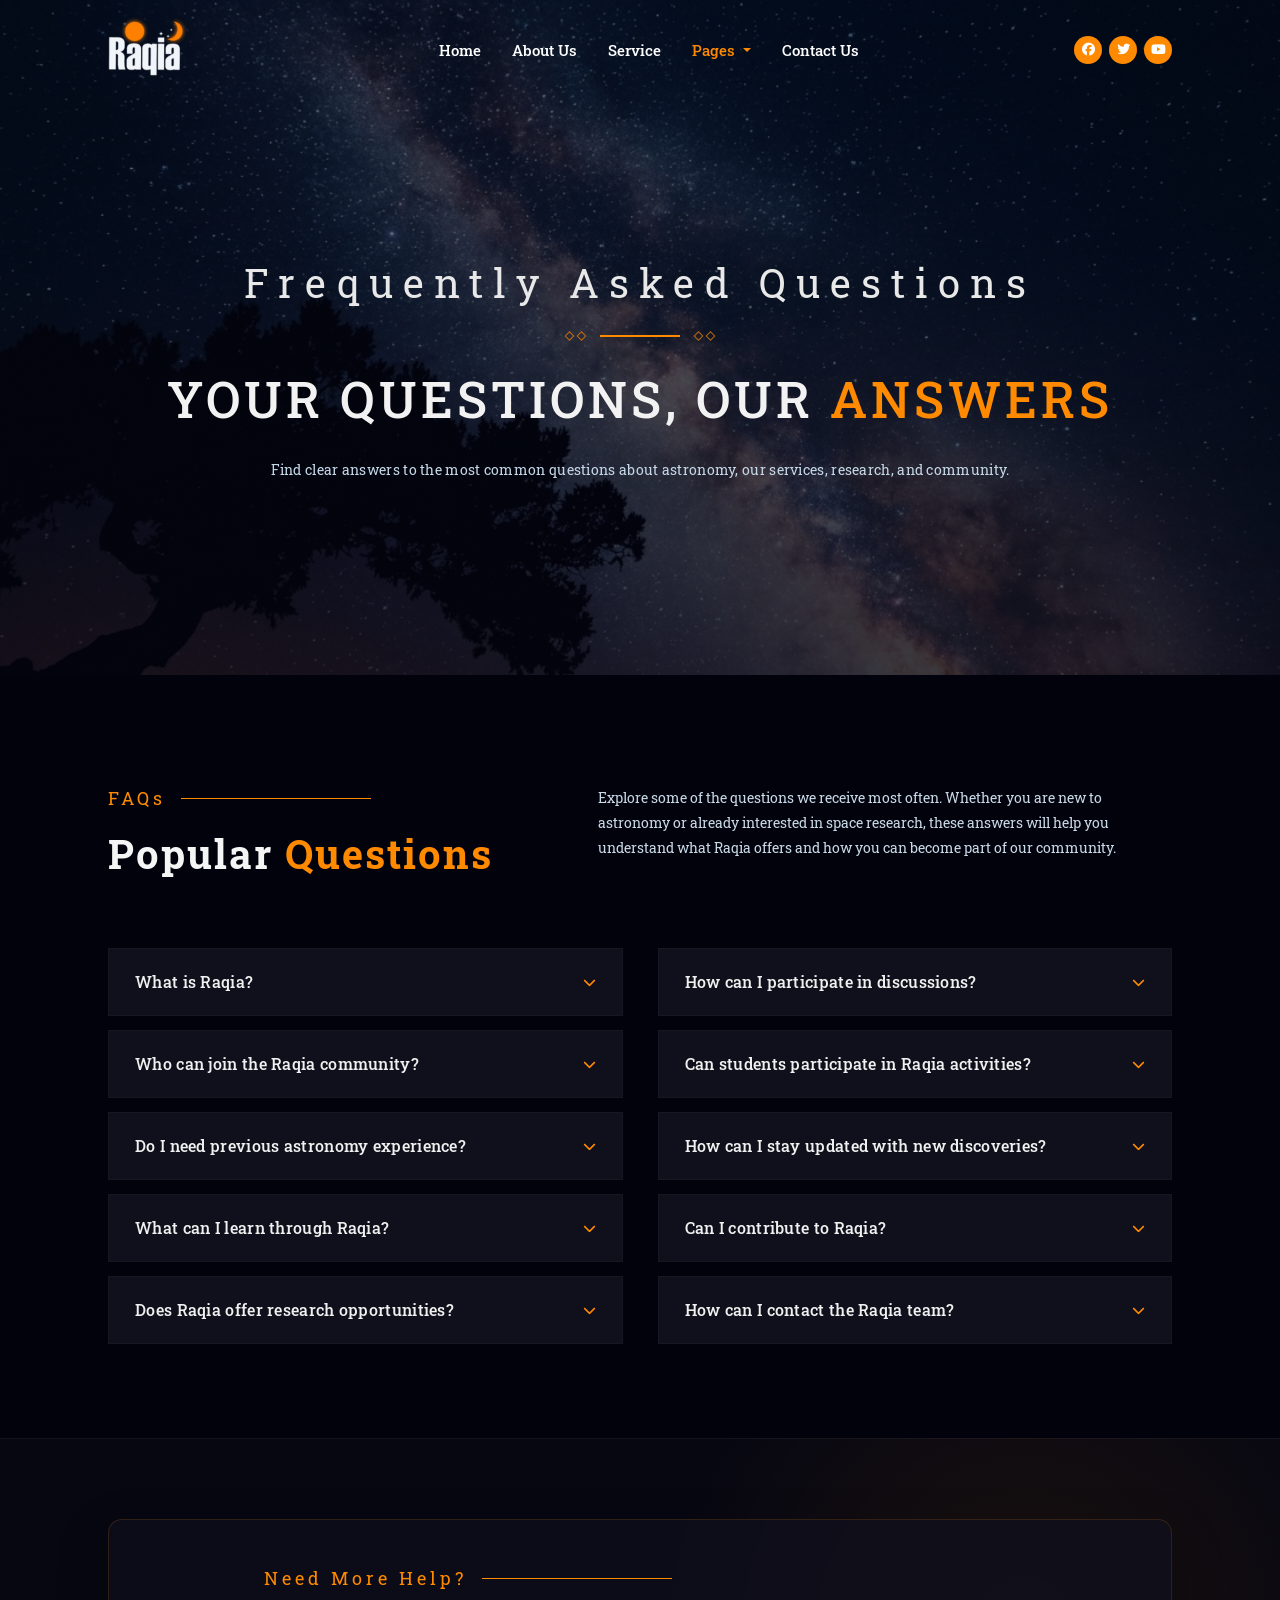
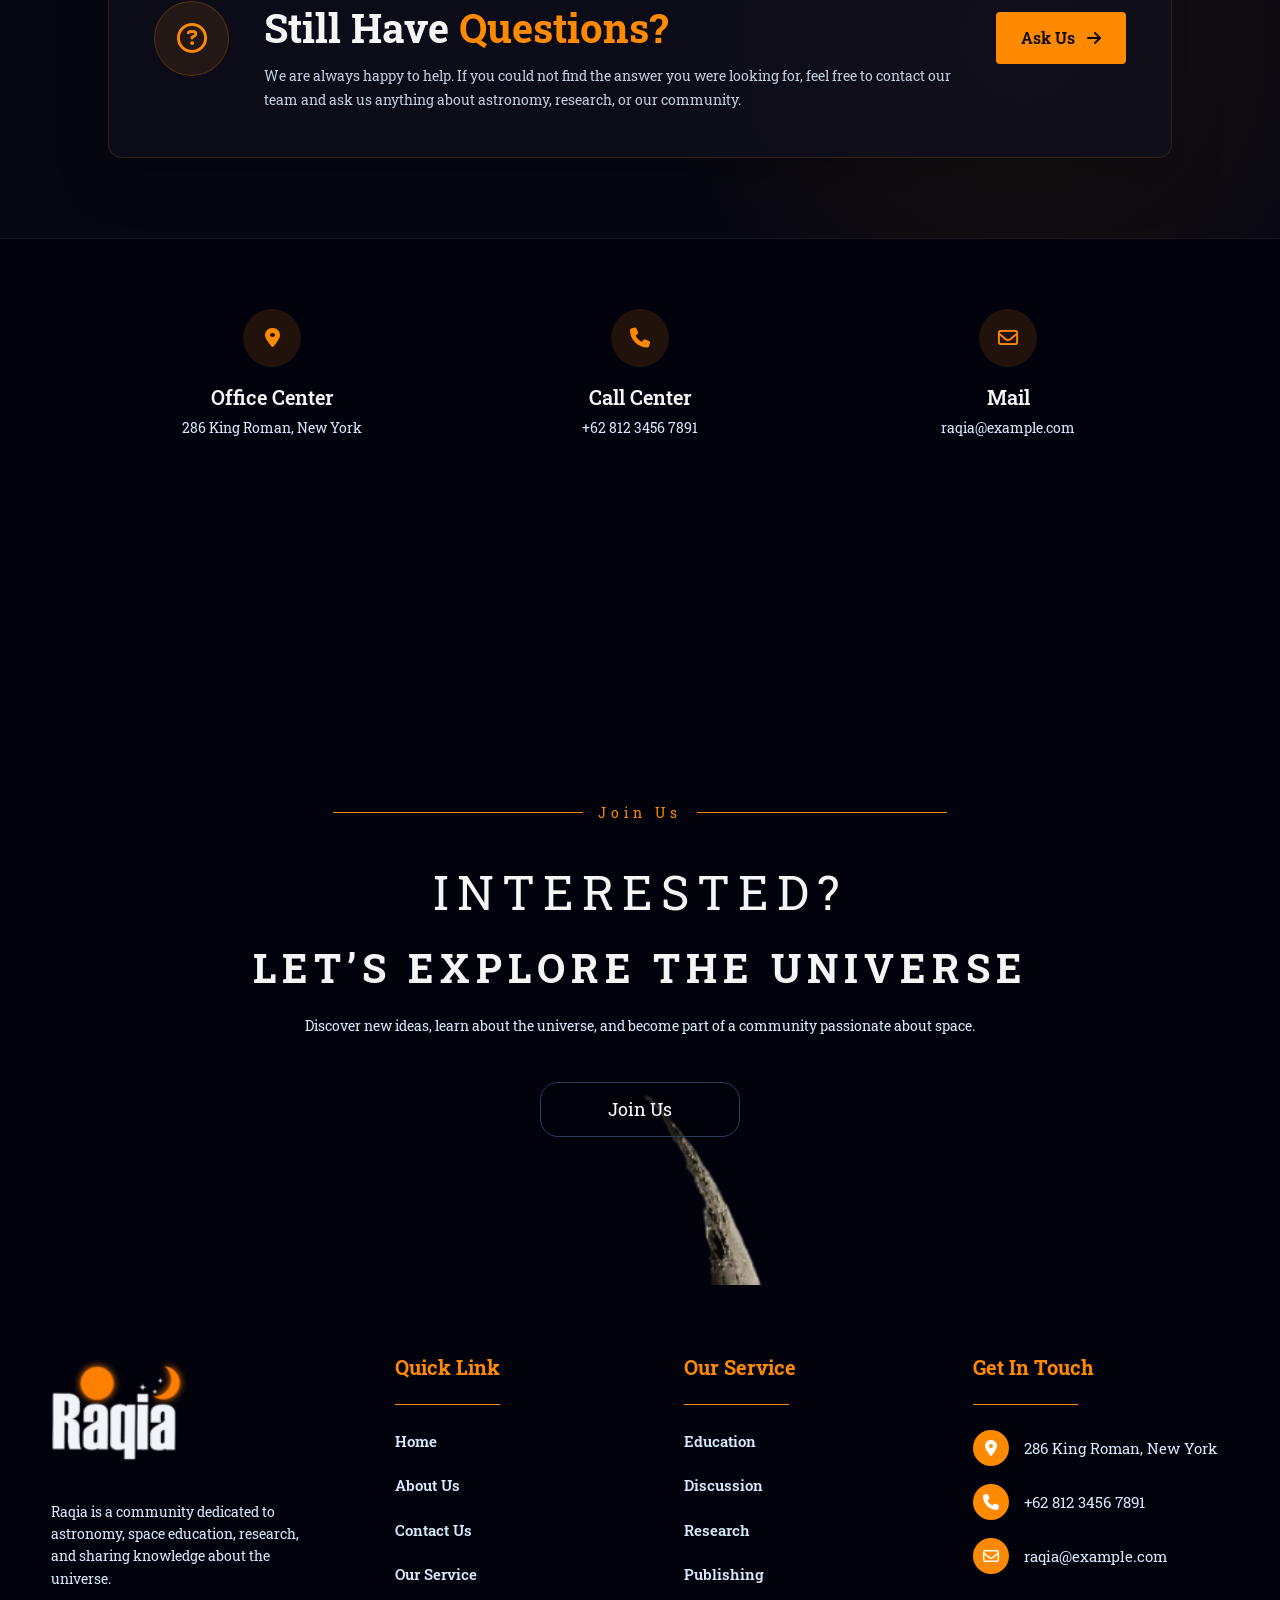
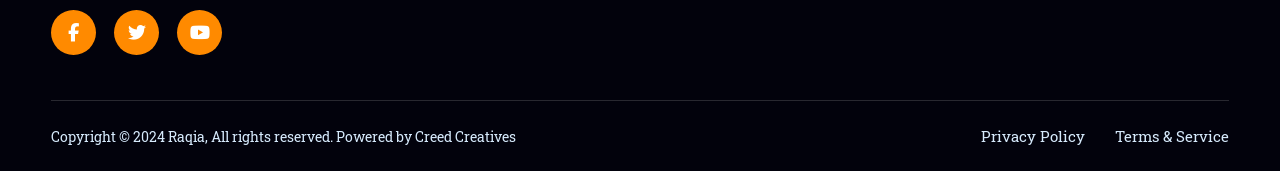
<file: faq.html>
<!DOCTYPE html>
<html lang="en">

<head>
    <meta charset="UTF-8">
    <meta name="viewport" content="width=device-width, initial-scale=1.0">

    <title>Raqia - Frequently Asked Questions</title>

    <!-- Bootstrap -->
    <link
        href="https://cdn.jsdelivr.net/npm/bootstrap@5.3.3/dist/css/bootstrap.min.css"
        rel="stylesheet">

    <!-- Google Fonts -->
    <link rel="preconnect" href="https://fonts.googleapis.com">
    <link rel="preconnect" href="https://fonts.gstatic.com" crossorigin>

    <link
        href="https://fonts.googleapis.com/css2?family=Roboto+Slab:wght@400;500;600;700&display=swap"
        rel="stylesheet">

    <!-- Font Awesome -->
    <link
        rel="stylesheet"
        href="https://cdnjs.cloudflare.com/ajax/libs/font-awesome/6.5.2/css/all.min.css">

    <!-- Main CSS -->
    <link rel="stylesheet" href="assets/CSS/style.css">
    <link rel="stylesheet" href="assets/CSS/main-style.css">

    <!-- FAQ CSS -->
    <link rel="stylesheet" href="assets/CSS/fqa.css">
</head>

<body>

    <!-- Navbar -->

    <nav class="navbar navbar-expand-lg">

        <div class="container">

            <a href="index.html" class="logo">
                <img src="assets/images/Logo-e1708401673586.png" alt="Raqia">
            </a>

            <button
                class="navbar-toggler"
                type="button"
                data-bs-toggle="collapse"
                data-bs-target="#mainNav">

                <span class="navbar-toggler-icon"></span>

            </button>

            <div class="collapse navbar-collapse" id="mainNav">

                <ul class="navbar-nav mx-auto">

                    <li class="nav-item">
                        <a class="nav-link" href="index.html">
                            Home
                        </a>
                    </li>

                    <li class="nav-item">
                        <a class="nav-link" href="about.html">
                            About Us
                        </a>
                    </li>

                    <li class="nav-item">
                        <a class="nav-link" href="services.html">
                            Service
                        </a>
                    </li>

                    <li class="nav-item dropdown">

                        <a
                            class="nav-link dropdown-toggle active"
                            href="faq.html"
                            role="button"
                            data-bs-toggle="dropdown">

                            Pages

                        </a>

                        <ul class="dropdown-menu">

                            <li>
                                <a class="dropdown-item" href="ourteam.html">
                                    Team
                                </a>
                            </li>

                            <li>
                                <a class="dropdown-item" href="gallery.html">
                                    Gallery
                                </a>
                            </li>

                            <li>
                                <a class="dropdown-item" href="membership.html">
                                    MemberShip
                                </a>
                            </li>

                            <li>
                                <a class="dropdown-item" href="Blog.html">
                                    Blog
                                </a>
                            </li>

                            <li>
                                <a class="dropdown-item active" href="faq.html">
                                    FAQ
                                </a>
                            </li>

                        </ul>

                    </li>

                    <li class="nav-item">
                        <a class="nav-link" href="contact.html">
                            Contact Us
                        </a>
                    </li>

                </ul>

                <div class="social-icons">

                    <a href="https://www.facebook.com/">
                        <i class="fa-brands fa-facebook"></i>
                    </a>

                    <a href="https://x.com/">
                        <i class="fa-brands fa-twitter"></i>
                    </a>

                    <a href="https://www.youtube.com/">
                        <i class="fa-brands fa-youtube"></i>
                    </a>

                </div>

            </div>

        </div>

    </nav>


    <!-- FAQ hero -->

    <section class="faq-hero">

        <div class="container">

            <div class="faq-hero-content">

                <p class="faq-hero-label">
                    Frequently Asked Questions
                </p>

                <div class="faq-hero-line">

                    <span class="line-deco left"></span>

                    <span class="line-main"></span>

                    <span class="line-deco right"></span>

                </div>

                <h1>
                    YOUR QUESTIONS, OUR
                    <span>ANSWERS</span>
                </h1>

                <p class="faq-hero-desc">
                    Find clear answers to the most common questions
                    about astronomy, our services, research, and community.
                </p>

            </div>

        </div>

    </section>


    <!-- faq section -->

    <section class="faq-section">

        <div class="container">

            <!-- FAQ header -->

            <div class="faq-header">
                <!-- grid -->

                <div class="faq-left">

                    <div class="section-label">
                        FAQs
                        <span></span>
                    </div>

                    <h2>
                        Popular
                        <span>Questions</span>
                    </h2>

                </div>

                <!-- right -->

                <div class="faq-right">

                    <p>
                        Explore some of the questions we receive most often.
                        Whether you are new to astronomy or already interested
                        in space research, these answers will help you understand
                        what Raqia offers and how you can become part of our community.
                    </p>

                </div>

            </div>


            <!-- FAQ ACCORDION (grid) -->

            <div class="faq-accordion-wrapper">


                <!-- LEFT COLUMN -->

                <div class="faq-column">


                    <!-- Question 1 -->

                    <div class="faq-item">

                        <div class="faq-question">

                            <h3>
                                What is Raqia?
                            </h3>

                            <i class="fa-solid fa-chevron-down"></i>

                        </div>

                        <div class="faq-answer">

                            <p>
                                Raqia is a space and astronomy community that
                                aims to make astronomy easier and more enjoyable
                                to learn. We provide educational content, research
                                opportunities, discussions, and activities for
                                people who are interested in the universe.
                            </p>

                        </div>

                    </div>


                    <!-- Question 2 -->

                    <div class="faq-item">

                        <div class="faq-question">

                            <h3>
                                Who can join the Raqia community?
                            </h3>

                            <i class="fa-solid fa-chevron-down"></i>

                        </div>

                        <div class="faq-answer">

                            <p>
                                Anyone interested in astronomy and space can join.
                                You do not need to be an expert or have a scientific
                                background. Students, beginners, researchers, and
                                space enthusiasts are all welcome.
                            </p>

                        </div>

                    </div>


                    <!-- Question 3 -->

                    <div class="faq-item">

                        <div class="faq-question">

                            <h3>
                                Do I need previous astronomy experience?
                            </h3>

                            <i class="fa-solid fa-chevron-down"></i>

                        </div>

                        <div class="faq-answer">

                            <p>
                                No. Our activities are designed for different
                                levels of experience. Beginners can start with
                                basic astronomy topics while experienced members
                                can explore research and advanced discussions.
                            </p>

                        </div>

                    </div>


                    <!-- Question 4 -->

                    <div class="faq-item">

                        <div class="faq-question">

                            <h3>
                                What can I learn through Raqia?
                            </h3>

                            <i class="fa-solid fa-chevron-down"></i>

                        </div>

                        <div class="faq-answer">

                            <p>
                                You can learn about planets, stars, galaxies,
                                space missions, astrophysics, cosmology, and
                                modern space discoveries. We also encourage
                                practical learning through discussions and
                                astronomy-related activities.
                            </p>

                        </div>

                    </div>


                    <!-- Question 5 -->

                    <div class="faq-item">

                        <div class="faq-question">

                            <h3>
                                Does Raqia offer research opportunities?
                            </h3>

                            <i class="fa-solid fa-chevron-down"></i>

                        </div>

                        <div class="faq-answer">

                            <p>
                                Yes. Raqia supports research and encourages
                                members to explore scientific topics, share ideas,
                                work together, and develop their research skills
                                through collaborative projects.
                            </p>

                        </div>

                    </div>

                </div>


                <!-- RIGHT COLUMN -->

                <div class="faq-column">


                    <!-- Question 6 -->

                    <div class="faq-item">

                        <div class="faq-question">

                            <h3>
                                How can I participate in discussions?
                            </h3>

                            <i class="fa-solid fa-chevron-down"></i>

                        </div>

                        <div class="faq-answer">

                            <p>
                                You can participate by joining our community
                                discussions, sharing your ideas, asking questions,
                                and communicating with other members who have
                                similar interests in astronomy and space science.
                            </p>

                        </div>

                    </div>


                    <!-- Question 7 -->

                    <div class="faq-item">

                        <div class="faq-question">

                            <h3>
                                Can students participate in Raqia activities?
                            </h3>

                            <i class="fa-solid fa-chevron-down"></i>

                        </div>

                        <div class="faq-answer">

                            <p>
                                Absolutely. Students are an important part of our
                                community. Raqia provides an environment where
                                students can learn, ask questions, develop skills,
                                and connect with other people interested in space.
                            </p>

                        </div>

                    </div>


                    <!-- Question 8 -->

                    <div class="faq-item">

                        <div class="faq-question">

                            <h3>
                                How can I stay updated with new discoveries?
                            </h3>

                            <i class="fa-solid fa-chevron-down"></i>

                        </div>

                        <div class="faq-answer">

                            <p>
                                You can follow our latest articles, research,
                                discussions, and community updates. We aim to
                                share interesting astronomy news and discoveries
                                in a simple and understandable way.
                            </p>

                        </div>

                    </div>


                    <!-- Question 9 -->

                    <div class="faq-item">

                        <div class="faq-question">

                            <h3>
                                Can I contribute to Raqia?
                            </h3>

                            <i class="fa-solid fa-chevron-down"></i>

                        </div>

                        <div class="faq-answer">

                            <p>
                                Yes. Members can contribute by sharing knowledge,
                                writing educational content, participating in
                                discussions, helping with projects, or supporting
                                community activities.
                            </p>

                        </div>

                    </div>


                    <!-- Question 10 -->

                    <div class="faq-item">

                        <div class="faq-question">

                            <h3>
                                How can I contact the Raqia team?
                            </h3>

                            <i class="fa-solid fa-chevron-down"></i>

                        </div>

                        <div class="faq-answer">

                            <p>
                                You can contact us through our Contact Us page.
                                Our team will be happy to answer your questions,
                                provide more information, and help you find the
                                right way to participate.
                            </p>

                        </div>

                    </div>

                </div>

            </div>

        </div>

    </section>


  <!-- Still have question -->

    <section class="faq-ask-section">

        <div class="container">

            <div class="faq-ask-content">

                <div class="faq-ask-icon">
                    <i class="fa-regular fa-circle-question"></i>
                </div>

                <div class="faq-ask-text">

                    <div class="section-label">
                        Need More Help?
                        <span></span>
                    </div>

                    <h2>
                        Still Have
                        <span>Questions?</span>
                    </h2>

                    <p>
                        We are always happy to help. If you could not find
                        the answer you were looking for, feel free to contact
                        our team and ask us anything about astronomy, research,
                        or our community.
                    </p>

                </div>

                <a href="contact.html" class="faq-contact-btn">
                    Ask Us
                    <i class="fa-solid fa-arrow-right"></i>
                </a>

            </div>

        </div>

    </section>


<!-- Contact info -->

    <section class="faq-contact">

        <div class="container">

            <div class="faq-contact-grid">


                <div class="faq-contact-card">

                    <div class="faq-contact-icon">
                        <i class="fa-solid fa-location-dot"></i>
                    </div>

                    <h3>
                        Office Center
                    </h3>

                    <p>
                        286 King Roman, New York
                    </p>

                </div>


                <div class="faq-contact-card">

                    <div class="faq-contact-icon">
                        <i class="fa-solid fa-phone"></i>
                    </div>

                    <h3>
                        Call Center
                    </h3>

                    <p>
                        +62 812 3456 7891
                    </p>

                </div>


                <div class="faq-contact-card">

                    <div class="faq-contact-icon">
                        <i class="fa-regular fa-envelope"></i>
                    </div>

                    <h3>
                        Mail
                    </h3>

                    <p>
                        raqia@example.com
                    </p>

                </div>


            </div>

        </div>

    </section>


    <!-- Join us -->
    <section class="join-section">

        <div class="join-moon"></div>

        <div class="join-content">

            <div class="join-label">

                <span></span>

                <p>
                    Join Us
                </p>

                <span></span>

            </div>

            <h3>
                INTERESTED?
            </h3>

            <h2>
                LET’S EXPLORE THE UNIVERSE
            </h2>

            <p class="join-description">
                Discover new ideas, learn about the universe,
                and become part of a community passionate about space.
            </p>

            <a
                href="about.html#Contact-form"
                class="join-btn">

                Join Us

            </a>

        </div>

    </section>


<!-- footer -->

    <footer class="footer">

        <div class="footer-container">


            <div class="footer-about footer-item">

                <img
                    src="assets/images/Logo-e1708401673586.png"
                    alt="Raqia">

                <p>
                    Raqia is a community dedicated to astronomy,
                    space education, research, and sharing knowledge
                    about the universe.
                </p>

                <div class="footer-social">

                    <a href="https://www.facebook.com/">
                        <i class="fa-brands fa-facebook-f"></i>
                    </a>

                    <a href="https://x.com/">
                        <i class="fa-brands fa-twitter"></i>
                    </a>

                    <a href="https://www.youtube.com/">
                        <i class="fa-brands fa-youtube"></i>
                    </a>

                </div>

            </div>


            <div class="footer-links footer-item">

                <h3>
                    Quick Link
                </h3>

                <span class="footer-line"></span>

                <a href="index.html">
                    Home
                </a>

                <a href="about.html">
                    About Us
                </a>

                <a href="contact.html">
                    Contact Us
                </a>

                <a href="services.html">
                    Our Service
                </a>

            </div>


            <div class="footer-links footer-item">

                <h3>
                    Our Service
                </h3>

                <span class="footer-line"></span>

                <a href="education.html">
                    Education
                </a>

                <a href="discussion.html">
                    Discussion
                </a>

                <a href="research.html">
                    Research
                </a>

                <a href="publishing.html">
                    Publishing
                </a>

            </div>


            <div class="footer-contact footer-item">

                <h3>
                    Get In Touch
                </h3>

                <span class="footer-line"></span>


                <div class="contact-item">

                    <div class="contact-icon">
                        <i class="fa-solid fa-location-dot"></i>
                    </div>

                    <span>
                        286 King Roman, New York
                    </span>

                </div>


                <div class="contact-item">

                    <div class="contact-icon">
                        <i class="fa-solid fa-phone"></i>
                    </div>

                    <span>
                        +62 812 3456 7891
                    </span>

                </div>


                <div class="contact-item">

                    <div class="contact-icon">
                        <i class="fa-regular fa-envelope"></i>
                    </div>

                    <span>
                        raqia@example.com
                    </span>

                </div>

            </div>

        </div>


        <div class="footer-bottom">

            <p>
                Copyright © 2024 Raqia, All rights reserved.
                Powered by Creed Creatives
            </p>

            <div>

                <a href="privacy.html">
                    Privacy Policy
                </a>

                <a href="terms.html">
                    Terms &amp; Service
                </a>

            </div>

        </div>

    </footer>

        <button id="backToTop" class="back-to-top">
        <i class="fa-solid fa-arrow-up"></i>
        </button>


    <!-- Bootstrap JS -->

    <script
        src="https://cdn.jsdelivr.net/npm/bootstrap@5.3.3/dist/js/bootstrap.bundle.min.js">
    </script>

    <!-- Main JS -->
    <script src="assets/JS/script.js"></script>

    <!-- FAQ JS -->
    <script src="assets/JS/fqa.js"></script>

</body>

</html>
</file>
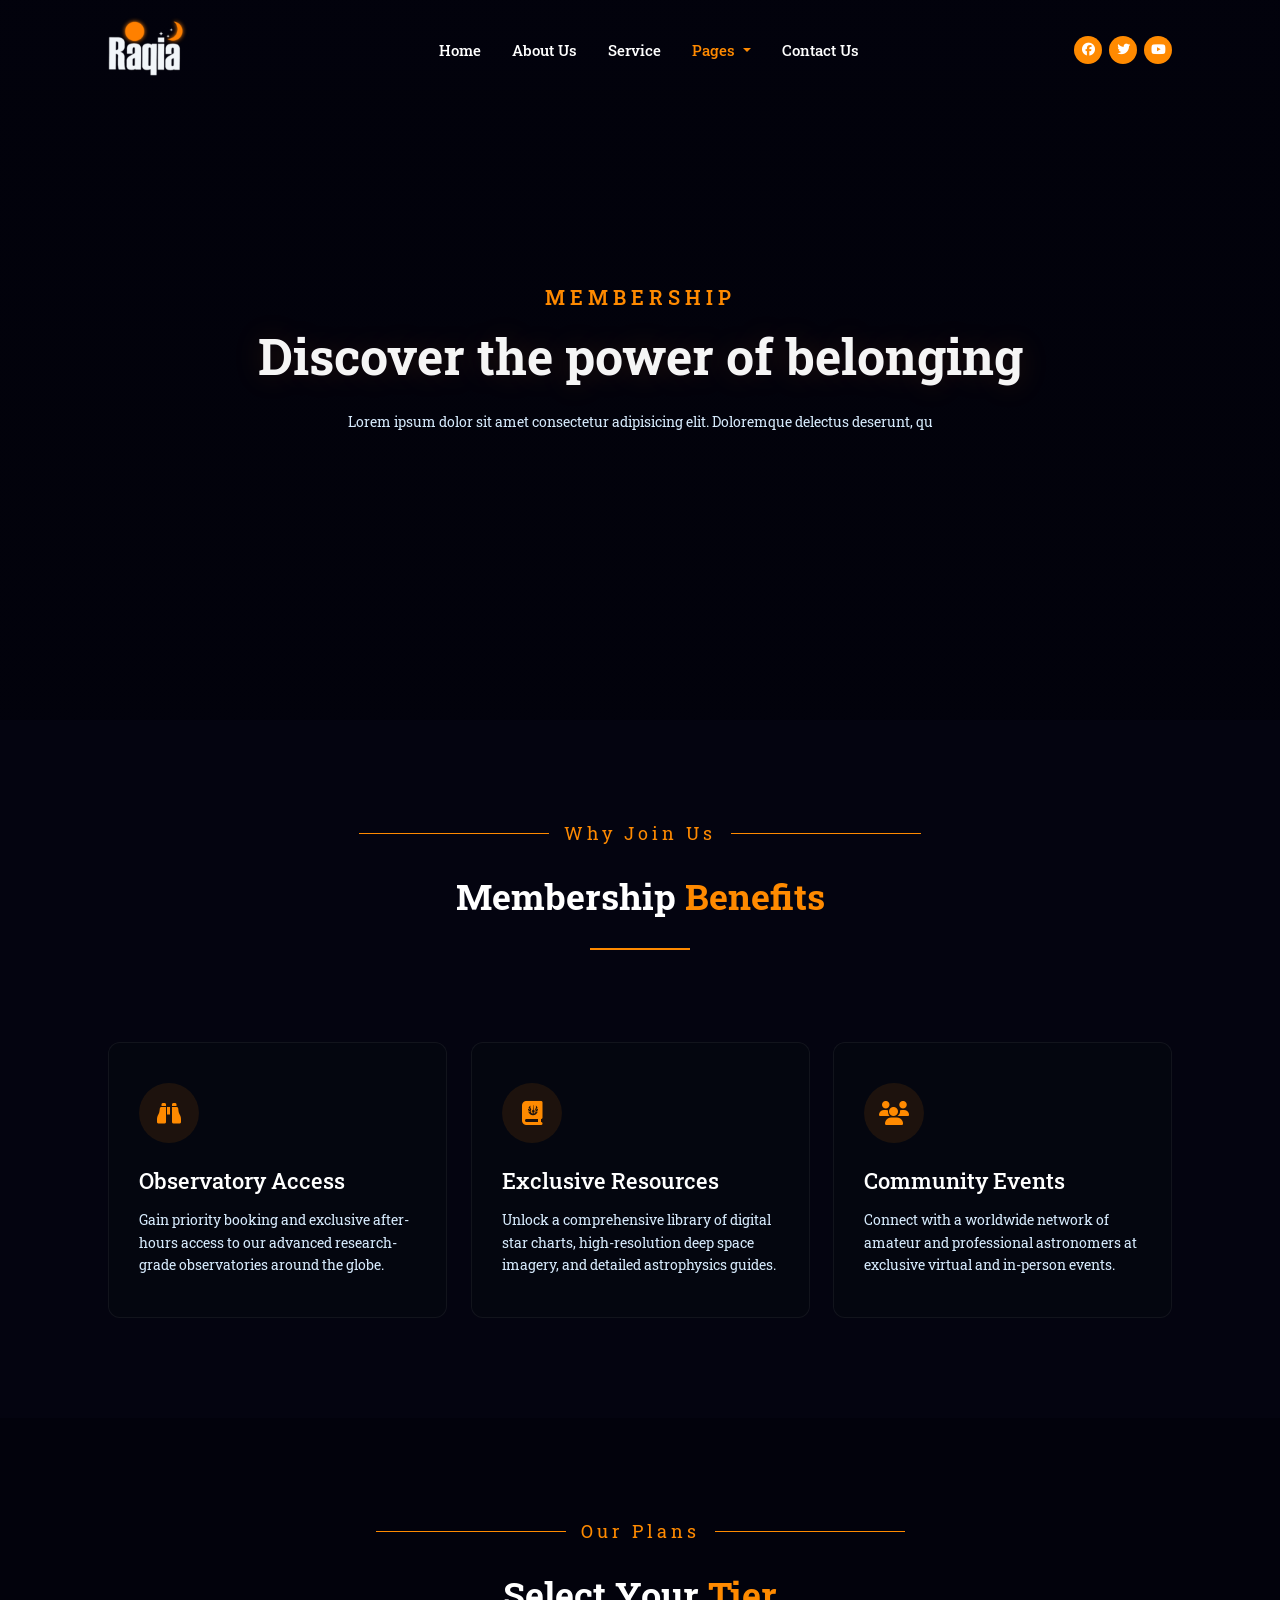
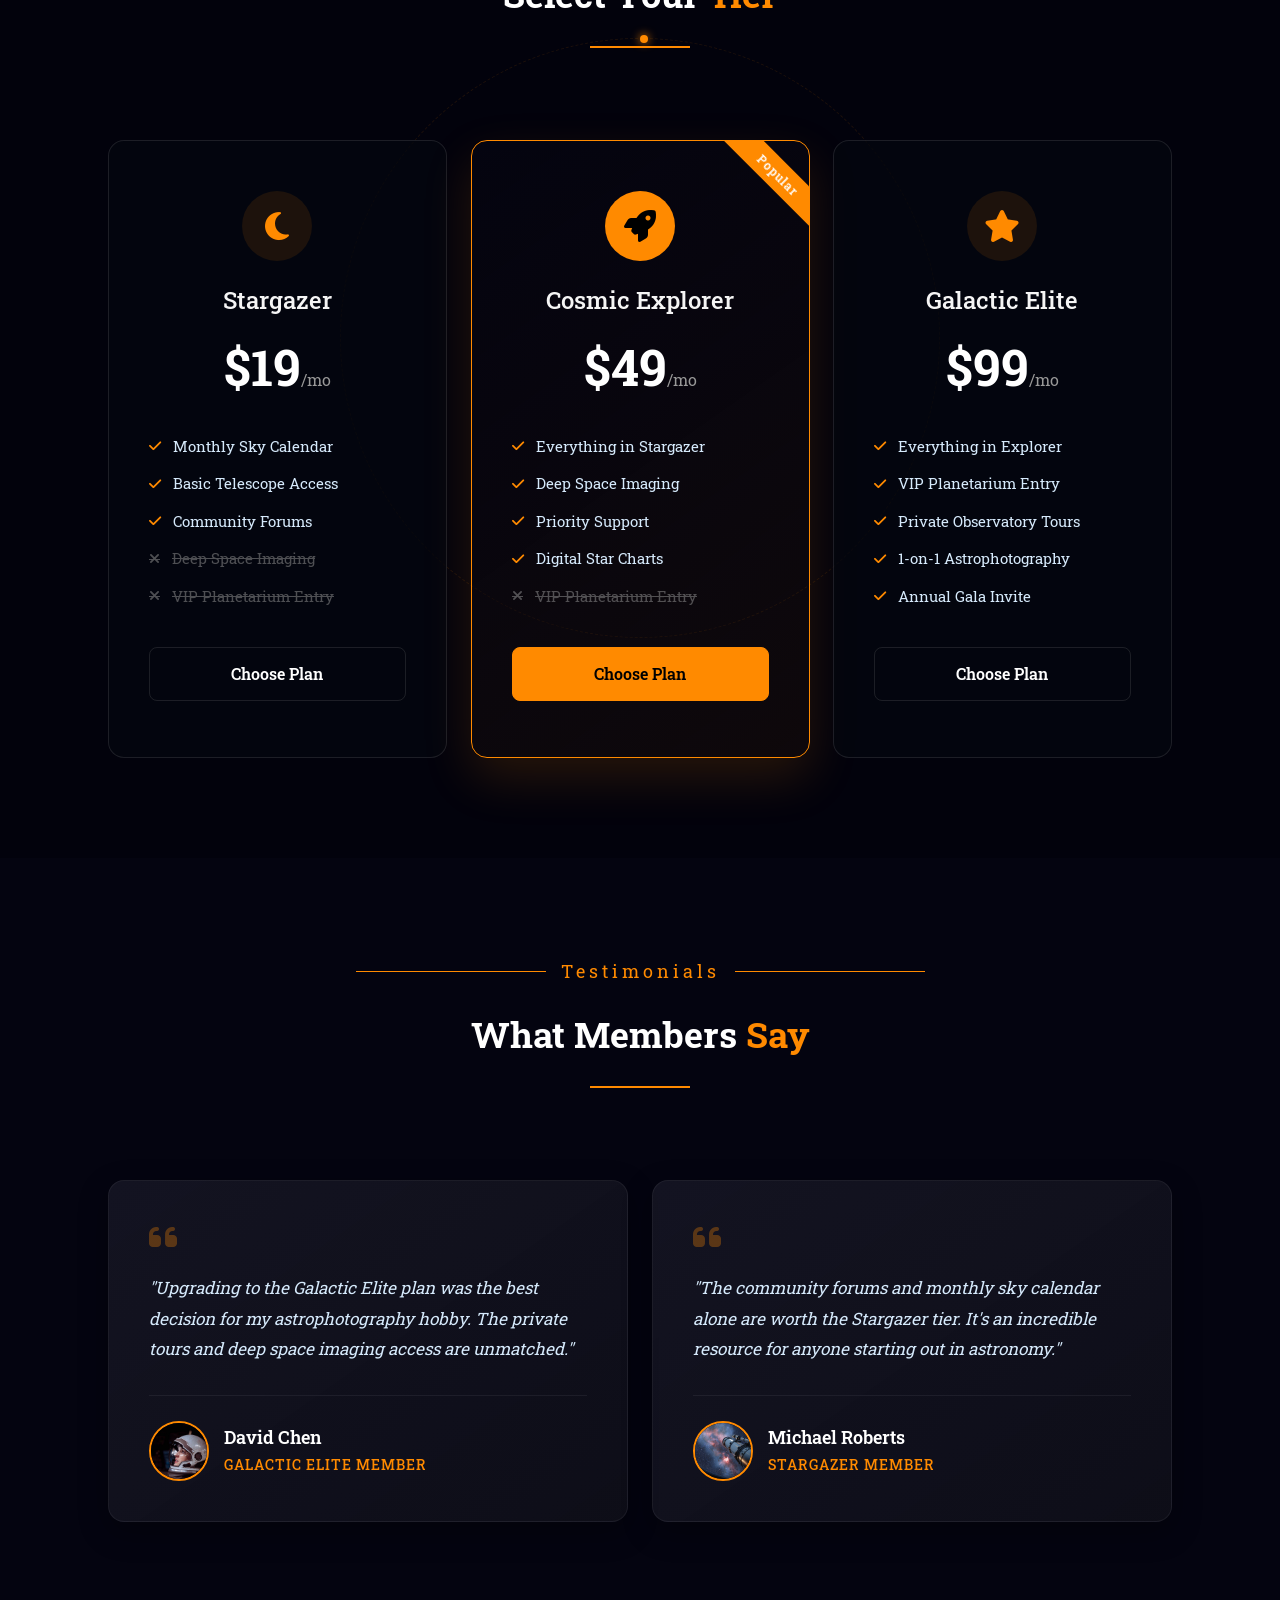
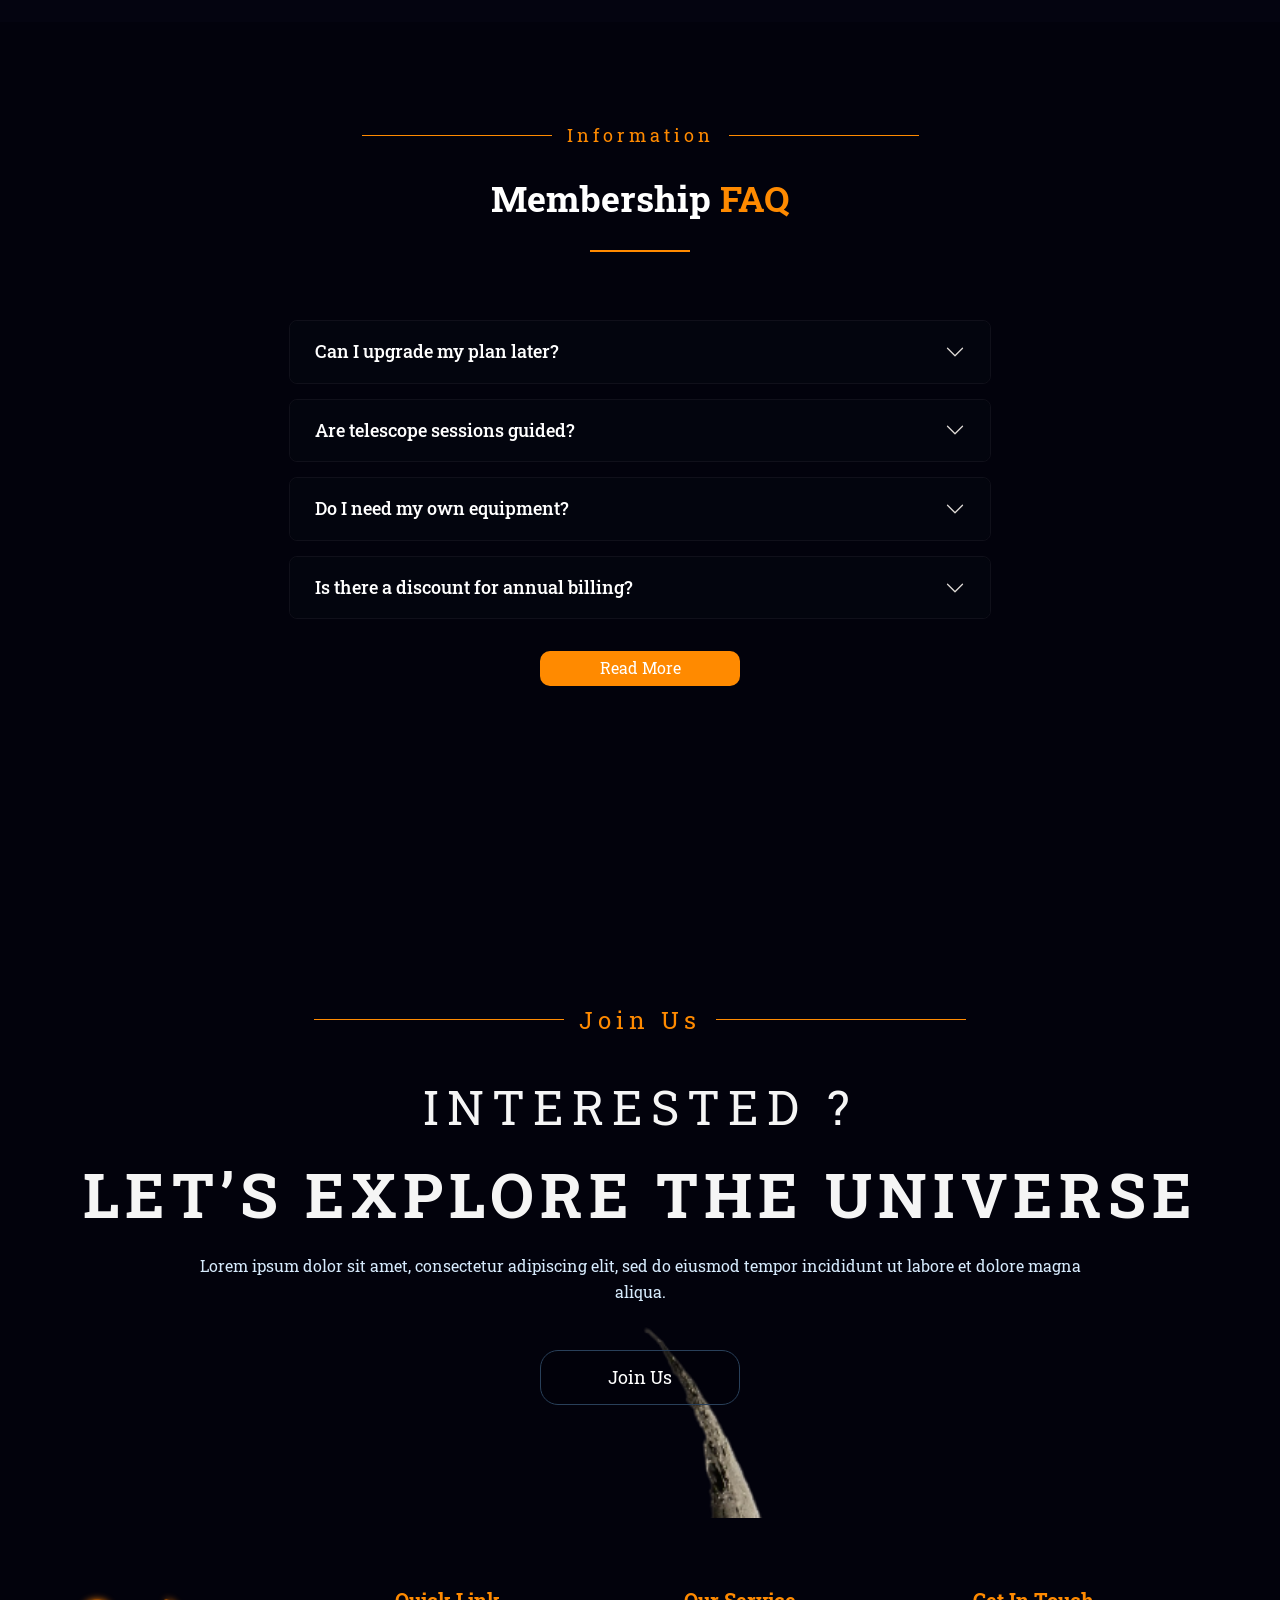
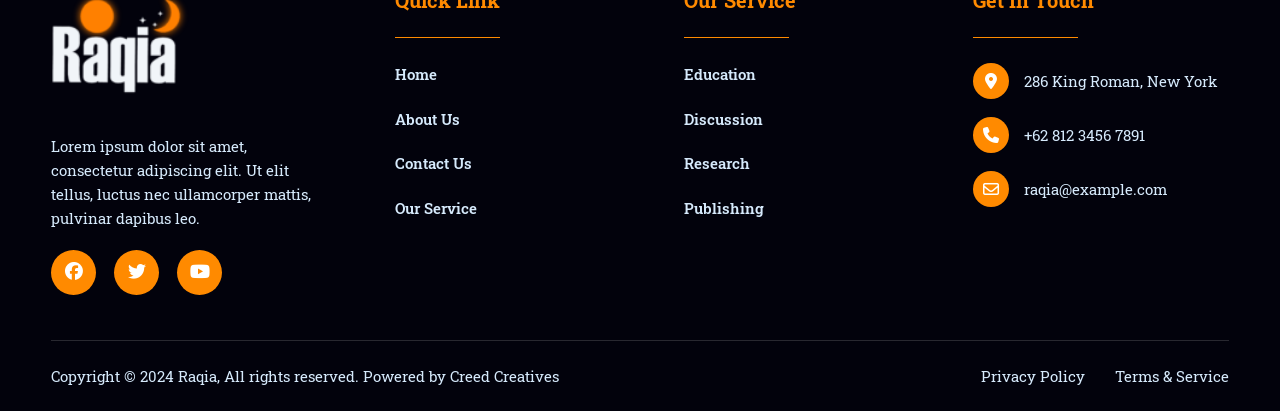
<file: membership.html>
<!DOCTYPE html>
<html lang="en">

<head>
    <meta charset="UTF-8">
    <meta name="viewport" content="width=device-width, initial-scale=1.0">

    <title>Raqia - Membership</title>
    <link href="https://cdn.jsdelivr.net/npm/bootstrap@5.3.3/dist/css/bootstrap.min.css" rel="stylesheet">
    <link rel="preconnect" href="https://fonts.googleapis.com">
    <link rel="preconnect" href="https://fonts.gstatic.com" crossorigin>

    <link href="https://fonts.googleapis.com/css2?family=Roboto+Slab:wght@400;500;600;700&display=swap"
        rel="stylesheet">
    <link rel="stylesheet" href="https://cdnjs.cloudflare.com/ajax/libs/font-awesome/6.5.2/css/all.min.css">

    <link rel="stylesheet" href="assets/CSS/main-style.css">
    <link rel="stylesheet" href="assets/CSS/membership.css">
    <link rel="stylesheet" href="assets/CSS/animations.css">
</head>

<body>
       <button id="backToTop" class="back-to-top">
    <i class="fa-solid fa-arrow-up"></i>
</button>


    <nav class="navbar navbar-expand-lg">
        <div class="container">
            <a href="index.html" class="logo">
                <img src="assets/images/Logo-e1708401673586.png">
            </a>
            <button class="navbar-toggler" type="button" data-bs-toggle="collapse" data-bs-target="#mainNav">
                <span class="navbar-toggler-icon"></span>
            </button>
            <div class="collapse navbar-collapse" id="mainNav">
                <ul class="navbar-nav mx-auto">
                    <li class="nav-item">
                        <a class="nav-link" href="index.html">Home</a>
                    </li>
                    <li class="nav-item">
                        <a class="nav-link" href="about.html">About Us</a>
                    </li>
                    <li class="nav-item">
                        <a class="nav-link" href="services.html">Service</a>
                    </li>
                    <li class="nav-item dropdown">
                        <a class="nav-link active dropdown-toggle" href="membership.html" role="button" data-bs-toggle="dropdown">
                            Pages
                        </a>
                        <ul class="dropdown-menu">
                            <li>
                                <a class="dropdown-item" href="team.html">Team</a>
                            </li>
                            <li>
                                <a class="dropdown-item" href="gallery.html">Gallery</a>
                            </li>

                            <li>
                                <a class="dropdown-item active" href="membership.html">MemberShip</a>
                            </li>

                            <li>
                                <a class="dropdown-item" href="Blog.html">Blog</a>
                            </li>

                            <li>
                                <a class="dropdown-item" href="faq.html">Faq</a>
                            </li>

                        </ul>
                    </li>

                    <li class="nav-item">
                        <a class="nav-link" href="contact.html">Contact Us</a>
                    </li>

                </ul>
                <div class="social-icons">

                    <a href="https://www.facebook.com/?utm_source"><i class="fa-brands fa-facebook"></i></a>
                    <a href="https://x.com/?utm_source"><i class="fa-brands fa-twitter"></i></a>
                    <a href="https://www.youtube.com/"><i class="fa-brands fa-youtube"></i></a>

                </div>

            </div>

        </div>
    </nav>



    <!-- 1. Cinematic Slider Hero -->
    <section class="cinematic-slider-section" id="hero">
        <div class="membership-hero">
            <h2>MemberShip</h2>
            <h1>Discover the power of belonging</h1>  
            <p>Lorem ipsum dolor sit amet consectetur adipisicing elit. Doloremque delectus deserunt, qu</p>
        </div>
                              
    </section>


    <section class="benefits-section">
        <div class="container">
            <div class="text-center mb-5 d-flex flex-column align-items-center reveal-up">
                <div class="section-label">
                    <span></span>
                    Why Join Us
                    <span></span>
                </div>
                <h2 style="color: var(--white); font-weight: 700; font-size: 36px; margin-bottom: 15px;">
                    Membership <span style="color: var(--primary);">Benefits</span>
                </h2>
                <div class="orange-line"></div>
            </div>

            <div class="row g-4 mt-4">
                <div class="col-lg-4 col-md-6 reveal-up reveal-stagger-1">
                    <div class="benefit-card premium-hover">
                        <div class="benefit-icon">
                            <i class="fa-solid fa-binoculars"></i>
                        </div>
                        <h3>Observatory Access</h3>
                        <p>Gain priority booking and exclusive after-hours access to our advanced research-grade
                            observatories around the globe.</p>
                    </div>
                </div>
                <div class="col-lg-4 col-md-6 reveal-up reveal-stagger-2">
                    <div class="benefit-card premium-hover">
                        <div class="benefit-icon">
                            <i class="fa-solid fa-book-journal-whills"></i>
                        </div>
                        <h3>Exclusive Resources</h3>
                        <p>Unlock a comprehensive library of digital star charts, high-resolution deep space imagery,
                            and detailed astrophysics guides.</p>
                    </div>
                </div>
                <div class="col-lg-4 col-md-6 reveal-up reveal-stagger-3">
                    <div class="benefit-card premium-hover">
                        <div class="benefit-icon">
                            <i class="fa-solid fa-users"></i>
                        </div>
                        <h3>Community Events</h3>
                        <p>Connect with a worldwide network of amateur and professional astronomers at exclusive virtual
                            and in-person events.</p>
                    </div>
                </div>
            </div>
        </div>
    </section>


<section class="pricing-section" style="position: relative; overflow: hidden;">
    <div class="orbital-ring"></div>
    <div class="container" style="position: relative; z-index: 2;">
        <div class="text-center mb-5 d-flex flex-column align-items-center reveal-up">
            <div class="section-label">
                <span></span>
                Our Plans
                <span></span>
            </div>
            <h2 style="color: var(--white); font-weight: 700; font-size: 36px; margin-bottom: 15px;">
                Select Your <span style="color: var(--primary);">Tier</span>
            </h2>
            <div class="orange-line"></div>
        </div>

        <div class="row g-4 mt-4 justify-content-center">

            <!-- Plan 1 -->
            <div class="col-lg-4 col-md-6 reveal-up reveal-stagger-1">
                <div class="pricing-card premium-hover">
                    <div class="pricing-icon"><i class="fa-solid fa-moon"></i></div>
                    <h3>Stargazer</h3>
                    <div class="pricing-price">$19<span>/mo</span></div>
                    <ul class="pricing-features">
                        <li><i class="fa-solid fa-check"></i> Monthly Sky Calendar</li>
                        <li><i class="fa-solid fa-check"></i> Basic Telescope Access</li>
                        <li><i class="fa-solid fa-check"></i> Community Forums</li>
                        <li class="disabled"><i class="fa-solid fa-xmark"></i> Deep Space Imaging</li>
                        <li class="disabled"><i class="fa-solid fa-xmark"></i> VIP Planetarium Entry</li>
                    </ul>
                    
                    <label for="modal-plan-1" class="pricing-btn btn-cosmic">Choose Plan</label>
                </div>
            </div>

            <!-- Plan 2 -->
            <div class="col-lg-4 col-md-6 reveal-up reveal-stagger-2">
                <div class="pricing-card premium-hover active">
                    <div class="badge-popular">Popular</div>
                    <div class="pricing-icon" style="color: #000; background: var(--primary);"><i class="fa-solid fa-rocket"></i></div>
                    <h3>Cosmic Explorer</h3>
                    <div class="pricing-price">$49<span>/mo</span></div>
                    <ul class="pricing-features">
                        <li><i class="fa-solid fa-check"></i> Everything in Stargazer</li>
                        <li><i class="fa-solid fa-check"></i> Deep Space Imaging</li>
                        <li><i class="fa-solid fa-check"></i> Priority Support</li>
                        <li><i class="fa-solid fa-check"></i> Digital Star Charts</li>
                        <li class="disabled"><i class="fa-solid fa-xmark"></i> VIP Planetarium Entry</li>
                    </ul>

                    <label for="modal-plan-2" class="pricing-btn btn-cosmic">Choose Plan</label>
                </div>
            </div>

            <!-- Plan 3 -->
            <div class="col-lg-4 col-md-6 reveal-up reveal-stagger-3">
                <div class="pricing-card premium-hover">
                    <div class="pricing-icon"><i class="fa-solid fa-star"></i></div>
                    <h3>Galactic Elite</h3>
                    <div class="pricing-price">$99<span>/mo</span></div>
                    <ul class="pricing-features">
                        <li><i class="fa-solid fa-check"></i> Everything in Explorer</li>
                        <li><i class="fa-solid fa-check"></i> VIP Planetarium Entry</li>
                        <li><i class="fa-solid fa-check"></i> Private Observatory Tours</li>
                        <li><i class="fa-solid fa-check"></i> 1-on-1 Astrophotography</li>
                        <li><i class="fa-solid fa-check"></i> Annual Gala Invite</li>
                    </ul>

                    <label for="modal-plan-3" class="pricing-btn btn-cosmic">Choose Plan</label>
                </div>
            </div>

        </div>
    </div>

    <!-- ========================================== -->
    <!-- Modals Section With CSS Success Trigger -->
    <!-- ========================================== -->
    
    <!-- Modal Plan 1 -->
    <input type="checkbox" id="modal-plan-1" class="modal-toggle">
    <div class="modal-overlay">
        <div class="modal-card">
            <label for="modal-plan-1" class="modal-close">&times;</label>
            
            <input type="checkbox" id="success-trigger-1" class="success-toggle">

            <div class="checkout-content">
                <h3>Checkout - Stargazer</h3>
                <p class="modal-subtitle">Complete your $19/month subscription</p>
                
                <form class="checkout-form" action="#" onsubmit="return false;">
                    <input type="text" placeholder="Full Name" required>
                    <input type="email" placeholder="Email Address" required>
                    <input type="text" placeholder="Card Number (XXXX-XXXX-XXXX-XXXX)" required>
                    <div class="form-row">
                        <input type="text" placeholder="MM/YY" required>
                        <input type="text" placeholder="CVV" required>
                    </div>
                    <label for="success-trigger-1" class="pricing-btn btn-cosmic submit-btn">
                        Pay $19 & Join
                    </label>
                </form>
            </div>

            <div class="success-message">
                <div class="success-icon"><i class="fa-solid fa-circle-check"></i></div>
                <h3>Subscription Successful!</h3>
                <p>Welcome aboard! Your Stargazer plan is now active.</p>
                <label for="modal-plan-1" class="pricing-btn btn-cosmic">Done</label>
            </div>
        </div>
    </div>

    <!-- Modal Plan 2 -->
    <input type="checkbox" id="modal-plan-2" class="modal-toggle">
    <div class="modal-overlay">
        <div class="modal-card">
            <label for="modal-plan-2" class="modal-close">&times;</label>
            
            <input type="checkbox" id="success-trigger-2" class="success-toggle">

            <div class="checkout-content">
                <h3>Checkout - Cosmic Explorer</h3>
                <p class="modal-subtitle">Complete your $49/month subscription</p>
                
                <form class="checkout-form" action="#" onsubmit="return false;">
                    <input type="text" placeholder="Full Name" required>
                    <input type="email" placeholder="Email Address" required>
                    <input type="text" placeholder="Card Number (XXXX-XXXX-XXXX-XXXX)" required>
                    <div class="form-row">
                        <input type="text" placeholder="MM/YY" required>
                        <input type="text" placeholder="CVV" required>
                    </div>
                    <label for="success-trigger-2" class="pricing-btn btn-cosmic submit-btn">
                        Pay $49 & Join
                    </label>
                </form>
            </div>

            <div class="success-message">
                <div class="success-icon"><i class="fa-solid fa-circle-check"></i></div>
                <h3>Subscription Successful!</h3>
                <p>Welcome aboard! Your Cosmic Explorer plan is now active.</p>
                <label for="modal-plan-2" class="pricing-btn btn-cosmic">Done</label>
            </div>
        </div>
    </div>

    <!-- Modal Plan 3 -->
    <input type="checkbox" id="modal-plan-3" class="modal-toggle">
    <div class="modal-overlay">
        <div class="modal-card">
            <label for="modal-plan-3" class="modal-close">&times;</label>
            
            <input type="checkbox" id="success-trigger-3" class="success-toggle">

            <div class="checkout-content">
                <h3>Checkout - Galactic Elite</h3>
                <p class="modal-subtitle">Complete your $99/month subscription</p>
                
                <form class="checkout-form" action="#" onsubmit="return false;">
                    <input type="text" placeholder="Full Name" required>
                    <input type="email" placeholder="Email Address" required>
                    <input type="text" placeholder="Card Number (XXXX-XXXX-XXXX-XXXX)" required>
                    <div class="form-row">
                        <input type="text" placeholder="MM/YY" required>
                        <input type="text" placeholder="CVV" required>
                    </div>
                    <label for="success-trigger-3" class="pricing-btn btn-cosmic submit-btn">
                        Pay $99 & Join
                    </label>
                </form>
            </div>

            <div class="success-message">
                <div class="success-icon"><i class="fa-solid fa-circle-check"></i></div>
                <h3>Subscription Successful!</h3>
                <p>Welcome aboard! Your Galactic Elite plan is now active.</p>
                <label for="modal-plan-3" class="pricing-btn btn-cosmic">Done</label>
            </div>
        </div>
    </div>
</section>

    <section class="testimonials-section">
        <div class="container">
            <div class="text-center mb-5 d-flex flex-column align-items-center reveal-up">
                <div class="section-label">
                    <span></span>
                    Testimonials
                    <span></span>
                </div>
                <h2 style="color: var(--white); font-weight: 700; font-size: 36px; margin-bottom: 15px;">
                    What Members <span style="color: var(--primary);">Say</span>
                </h2>
                <div class="orange-line"></div>
            </div>

            <div class="row g-4 mt-4">
                <div class="col-md-6 reveal-up reveal-stagger-1">
                    <div class="testimonial-card h-100 premium-hover">
                        <i class="fa-solid fa-quote-left quote-icon"></i>
                        <p class="testimonial-text">"Upgrading to the Galactic Elite plan was the best decision for my
                            astrophotography hobby. The private tours and deep space imaging access are unmatched."</p>
                        <div class="testimonial-author mt-auto">
                            <img src="assets/images/c3ecea947eb57e80ba317d2b917d762c.jpg"
                                alt="Member">
                            <div class="testimonial-info">
                                <h4>David Chen</h4>
                                <p>Galactic Elite Member</p>
                            </div>
                        </div>
                    </div>
                </div>
                <div class="col-md-6 reveal-up reveal-stagger-2">
                    <div class="testimonial-card h-100 premium-hover">
                        <i class="fa-solid fa-quote-left quote-icon"></i>
                        <p class="testimonial-text">"The community forums and monthly sky calendar alone are worth the
                            Stargazer tier. It's an incredible resource for anyone starting out in astronomy."</p>
                        <div class="testimonial-author mt-auto">
                            <img src="assets/images/305b3fb3907055854ca7c94a1233799e.jpg"
                                alt="Member">
                            <div class="testimonial-info">
                                <h4>Michael Roberts</h4>
                                <p>Stargazer Member</p>
                            </div>
                        </div>
                    </div>
                </div>
            </div>
        </div>
    </section>


    <section class="faq-section">
        <div class="container">
            <div class="text-center mb-5 d-flex flex-column align-items-center reveal-up">
                <div class="section-label">
                    <span></span>
                    Information
                    <span></span>
                </div>
                <h2 style="color: var(--white); font-weight: 700; font-size: 36px; margin-bottom: 15px;">
                    Membership <span style="color: var(--primary);">FAQ</span>
                </h2>
                <div class="orange-line"></div>
            </div>

            <div class="row justify-content-center mt-4 reveal-up">
                <div class="col-lg-8">
                    <div class="accordion" id="faqAccordion">
                        <div class="accordion-item">
                            <h2 class="accordion-header">
                                <button class="accordion-button collapsed" type="button" data-bs-toggle="collapse"
                                    data-bs-target="#faq1">
                                    Can I upgrade my plan later?
                                </button>
                            </h2>
                            <div id="faq1" class="accordion-collapse collapse" data-bs-parent="#faqAccordion">
                                <div class="accordion-body">
                                    Absolutely! You can upgrade or downgrade your membership tier at any point through
                                    your account dashboard. Prorated charges will be applied automatically.
                                </div>
                            </div>
                        </div>
                        <div class="accordion-item">
                            <h2 class="accordion-header">
                                <button class="accordion-button collapsed" type="button" data-bs-toggle="collapse"
                                    data-bs-target="#faq2">
                                    Are telescope sessions guided?
                                </button>
                            </h2>
                            <div id="faq2" class="accordion-collapse collapse" data-bs-parent="#faqAccordion">
                                <div class="accordion-body">
                                    Yes, all standard sessions have experts on standby. Elite members can request
                                    private 1-on-1 guided tours for an in-depth observational experience.
                                </div>
                            </div>
                        </div>
                        <div class="accordion-item">
                            <h2 class="accordion-header">
                                <button class="accordion-button collapsed" type="button" data-bs-toggle="collapse"
                                    data-bs-target="#faq3">
                                    Do I need my own equipment?
                                </button>
                            </h2>
                            <div id="faq3" class="accordion-collapse collapse" data-bs-parent="#faqAccordion">
                                <div class="accordion-body">
                                    Not at all. Your membership grants you access to our facility's high-end telescopes
                                    and imaging software. However, you are welcome to bring your own gear to specific
                                    designated areas.
                                </div>
                            </div>
                        </div>
                        <div class="accordion-item">
                            <h2 class="accordion-header">
                                <button class="accordion-button collapsed" type="button" data-bs-toggle="collapse"
                                    data-bs-target="#faq4">
                                    Is there a discount for annual billing?
                                </button>
                            </h2>
                            <div id="faq4" class="accordion-collapse collapse" data-bs-parent="#faqAccordion">
                                <div class="accordion-body">
                                    Yes! If you choose to be billed annually, you receive two months free. This option
                                    is available at checkout for all three membership tiers.
                                </div>
                            </div>
                        </div>
                    </div>
                </div>
            </div>
        </div>
        <div style="display: flex; justify-content: center; align-items: center; margin-top: 1rem;">
        <a href="faq.html">Read More</a>

        </div>

    </section>



    <section class="join-section">

        <div class="join-moon"></div>

        <div class="join-content">

            <div class="join-label">
                <span></span>
                <p>Join Us</p>
                <span></span>
            </div>

            <h3>INTERESTED ?</h3>

            <h2>LET’S EXPLORE THE UNIVERSE</h2>

            <p class="join-description">
                Lorem ipsum dolor sit amet, consectetur adipiscing elit,
                sed do eiusmod tempor incididunt ut labore et dolore magna aliqua.
            </p>

            <a href="about.html#Contact-form" class="join-btn">
                Join Us
            </a>

        </div>

    </section>


      <footer class="footer">

    <div class="footer-container">

        <div class="footer-about footer-item">
            <img src="assets/images/Logo-e1708401673586.png" alt="Raqia">

            <p>
                Lorem ipsum dolor sit amet, consectetur
                adipiscing elit. Ut elit tellus, luctus nec
                ullamcorper mattis, pulvinar dapibus leo.
            </p>

            <div class="footer-social">
                <a href="https://www.facebook.com/?utm_source"><i class="fa-brands fa-facebook"></i></a>
                <a href="https://x.com/?utm_source"><i class="fa-brands fa-twitter"></i></a>
                <a href="https://www.youtube.com/"><i class="fa-brands fa-youtube"></i></a>
            </div>
        </div>


        <div class="footer-links footer-item">

            <h3>Quick Link</h3>
            <span class="footer-line"></span>

            <a href="index.html">Home</a>
            <a href="about.html">About Us</a>
            <a href="contact.html">Contact Us</a>
            <a href="services.html">Our Service</a>

        </div>


        <div class="footer-links footer-item">

            <h3>Our Service</h3>
            <span class="footer-line"></span>


            <!-- Remember this -->

            <a href="education.html">Education</a>
            <a href="discussion.html">Discussion</a>
            <a href="research.html">Research</a>
            <a href="publishing.html">Publishing</a>

        </div>


        <div class="footer-contact footer-item">

            <h3>Get In Touch</h3>
            <span class="footer-line"></span>

            <div class="contact-item">
                <div class="contact-icon">
                    <i class="fa-solid fa-location-dot"></i>
                </div>
                <span>286 King Roman, New York</span>
            </div>

            <div class="contact-item">
                <div class="contact-icon">
                    <i class="fa-solid fa-phone"></i>
                </div>
                <span>+62 812 3456 7891</span>
            </div>

            <div class="contact-item">
                <div class="contact-icon">
                    <i class="fa-regular fa-envelope"></i>
                </div>
                <span>raqia@example.com</span>
            </div>

        </div>

    </div>


    <div class="footer-bottom">

        <p>
            Copyright © 2024 Raqia, All rights reserved.
            Powered by Creed Creatives
        </p>

        <div>

            <!-- and remember this -->
            <a href="privacy.html">Privacy Policy</a>
            <a href="terms.html">Terms &amp; Service</a>
        </div>

    </div>

</footer>

    <script src="https://cdn.jsdelivr.net/npm/bootstrap@5.3.3/dist/js/bootstrap.bundle.min.js"></script>
    <script src="./assets/JS/script.js"></script>
    <script src="./assets/JS/animations.js"></script>
</body>

</html>
</file>
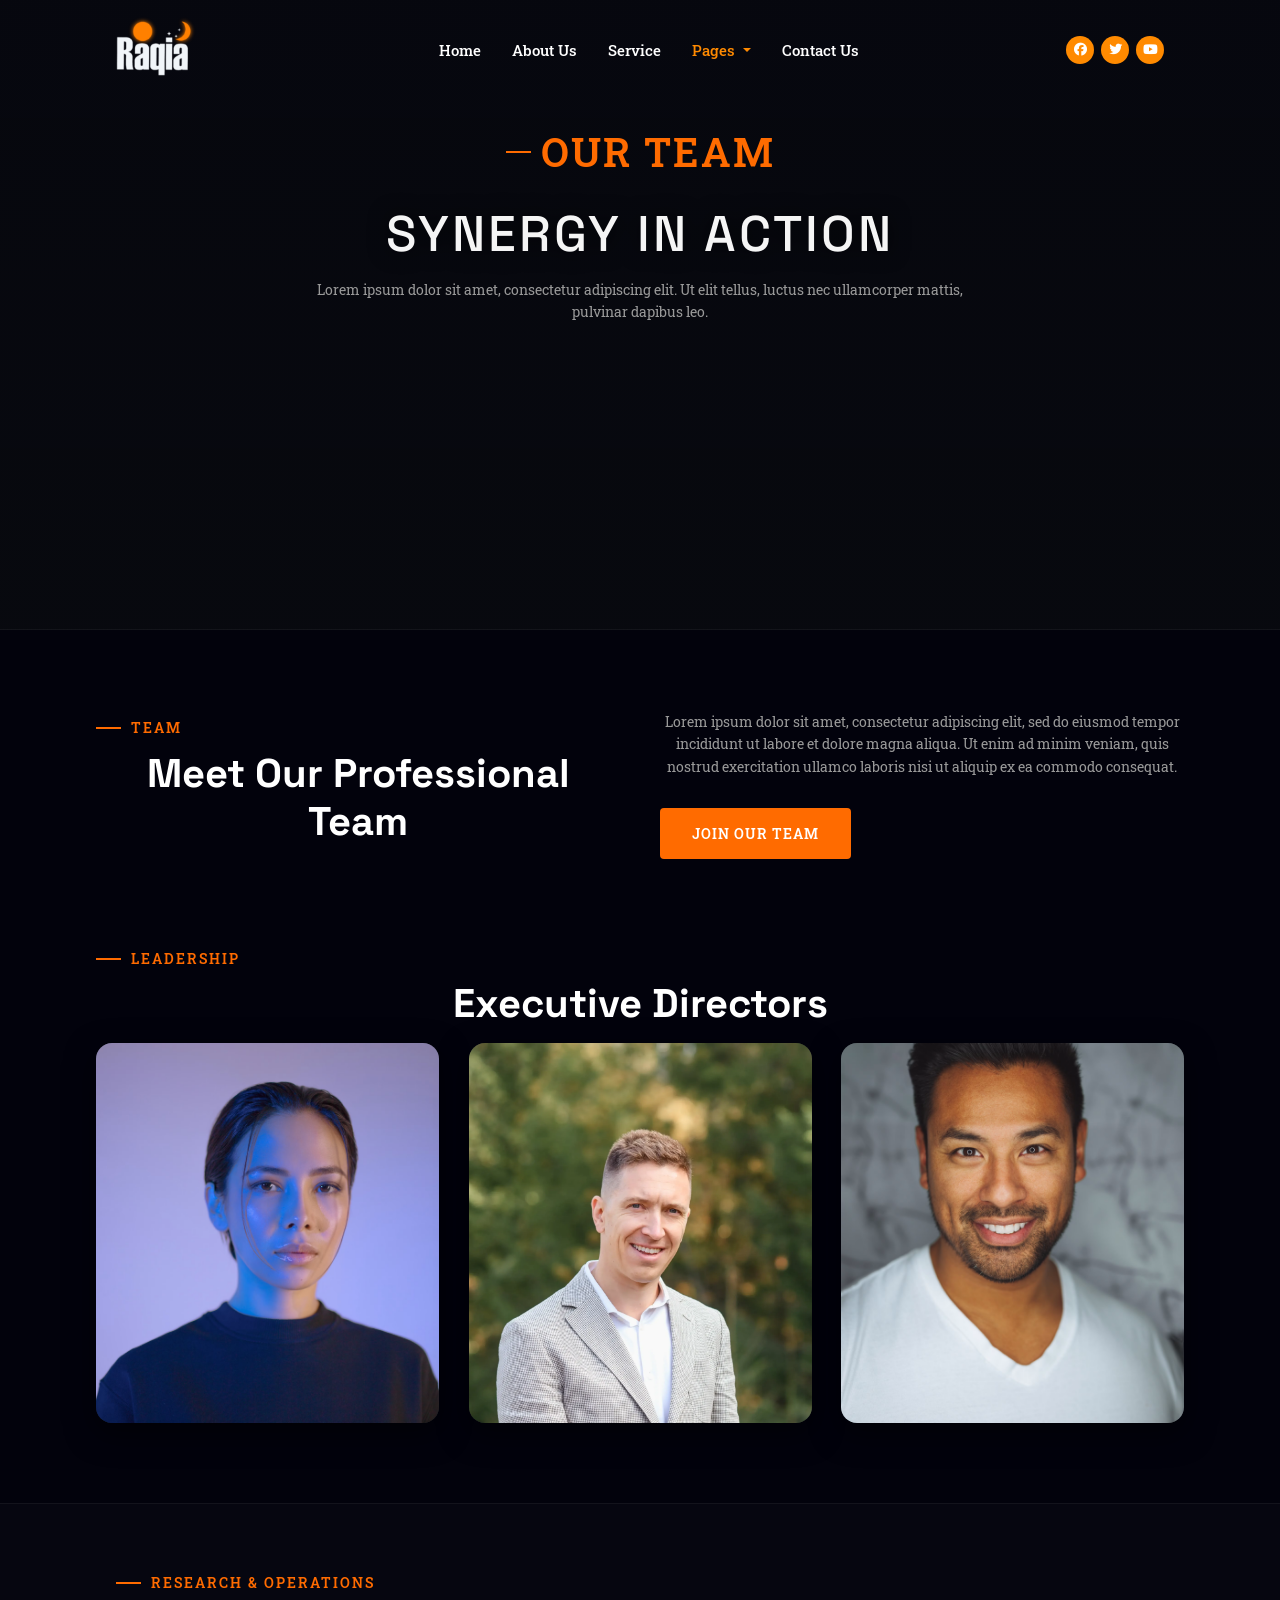
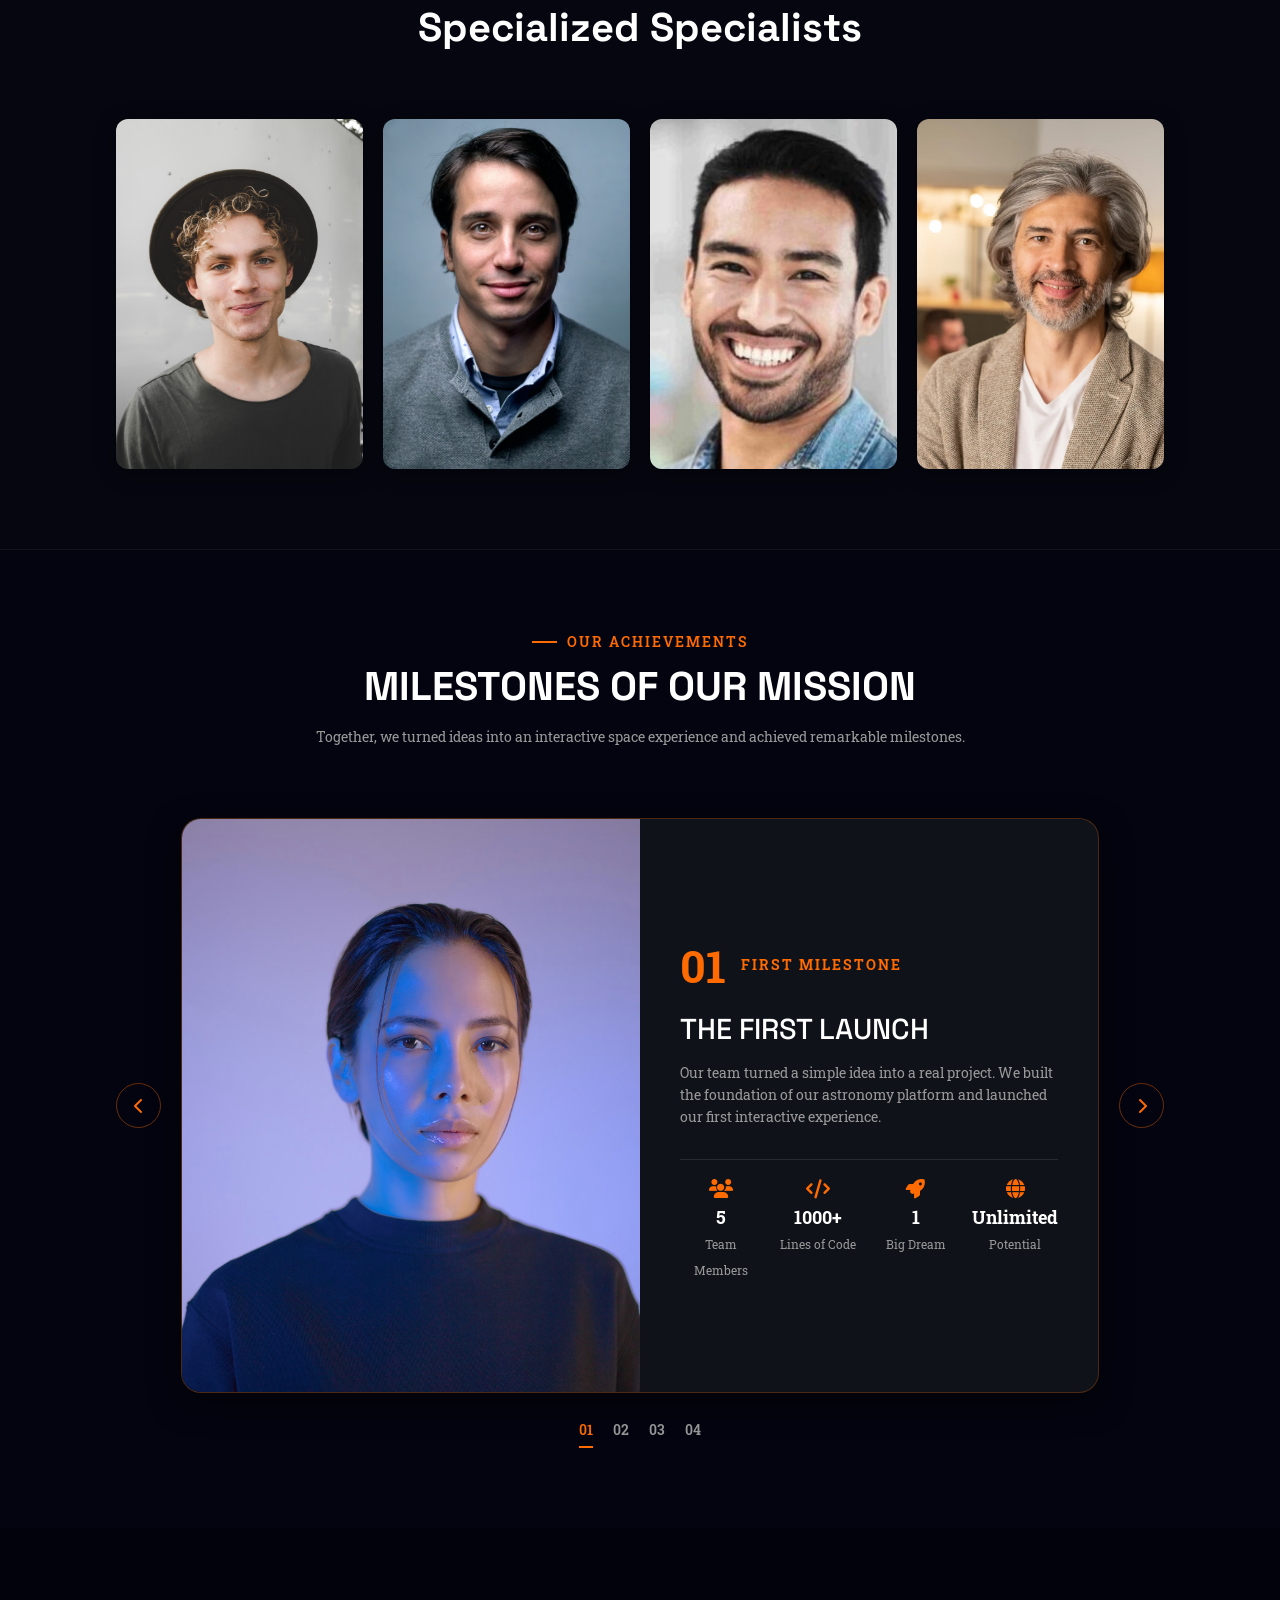
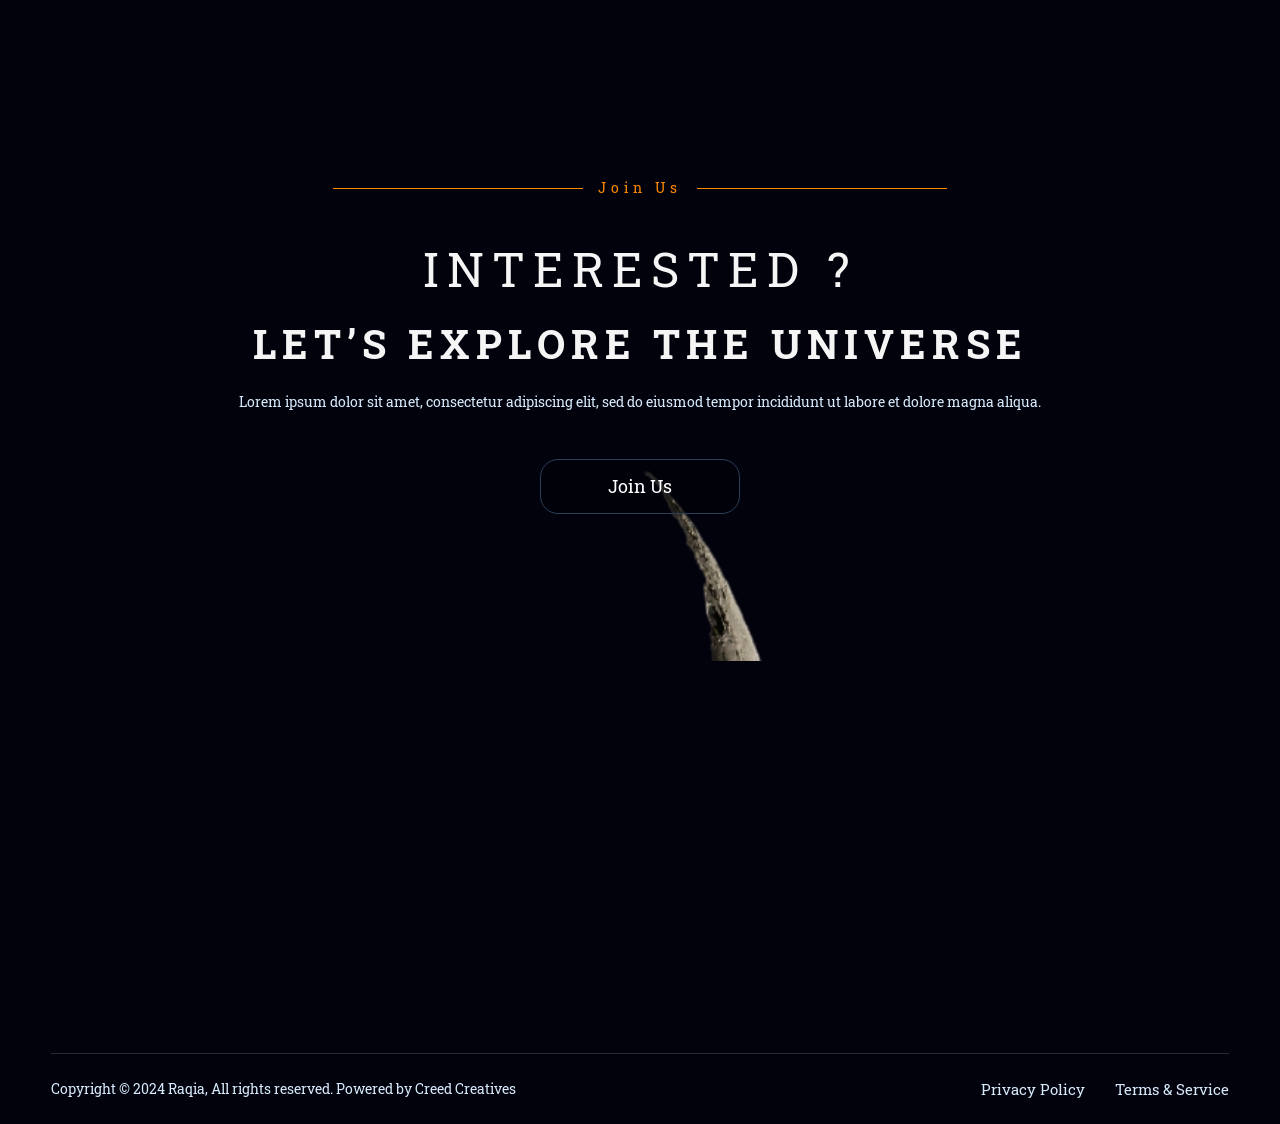
<file: ourteam.html>
<!DOCTYPE html>
<html lang="en">
<head>
    <meta charset="UTF-8">
    <meta name="viewport" content="width=device-width, initial-scale=1.0">
    <title>Our Team</title>   
    <link rel="stylesheet" href="https://cdnjs.cloudflare.com/ajax/libs/font-awesome/6.4.0/css/all.min.css">
    <link href="https://cdn.jsdelivr.net/npm/bootstrap@5.3.3/dist/css/bootstrap.min.css" rel="stylesheet">
    <link rel="preconnect" href="https://fonts.googleapis.com">
    <link rel="preconnect" href="https://fonts.gstatic.com" crossorigin>
    <link href="https://fonts.googleapis.com/css2?family=Roboto+Slab:wght@400;500;600;700&display=swap" rel="stylesheet">
    <link href="https://fonts.googleapis.com/css2?family=Outfit:wght@300;400;500;600;700&family=Space+Grotesk:wght@400;500;600;700&display=swap" rel="stylesheet">
    <link rel="stylesheet" href="assets/CSS/team.css">
    <link rel="stylesheet" href="assets/CSS/main-style.css">
    <link rel="stylesheet" href="assets/CSS/style.css">
</head>
<body>

    </div>
    <nav class="navbar navbar-expand-lg">
        <div class="container">
            <a href="index.html" class="logo">
                <img src="./assets/images/Logo-e1708401673586.png">
            </a>
            <button class="navbar-toggler" type="button" data-bs-toggle="collapse" data-bs-target="#mainNav">
                <span class="navbar-toggler-icon"></span>
            </button>
            <div class="collapse navbar-collapse" id="mainNav">
                <ul class="navbar-nav mx-auto">
                    <li class="nav-item">
                        <a class="nav-link" href="index.html">Home</a>
                    </li>
                    <li class="nav-item">
                        <a class="nav-link" href="about.html">About Us</a>
                    </li>
                    <li class="nav-item">
                        <a class="nav-link" href="services.html">Service</a>
                    </li>
                    <li class="nav-item dropdown">
                        <a class="nav-link active dropdown-toggle" href="ourteam.html" role="button" data-bs-toggle="dropdown">
                            Pages
                        </a>
                        <ul class="dropdown-menu">
                            <li>
                                <a class="dropdown-item active" href="ourteam.html">Team</a>
                            </li>
                            <li>
                                <a class="dropdown-item" href="gallery.html">Gallery</a>
                            </li>

                            <li>
                                <a class="dropdown-item" href="membership.html">MemberShip</a>
                            </li>

                            <li>
                                <a class="dropdown-item" href="Blog.html">Blog</a>
                            </li>
                         
                            <li>
                                <a class="dropdown-item" href="faq.html">Faq</a>
                            </li>

                        </ul>
                    </li>

                    <li class="nav-item">
                        <a class="nav-link" href="contact.html">Contact Us</a>
                    </li>

                </ul>
                <div class="social-icons">

                    <a href="https://www.facebook.com/?utm_source"><i class="fa-brands fa-facebook"></i></a>
                    <a href="https://x.com/?utm_source"><i class="fa-brands fa-twitter"></i></a>
                    <a href="https://www.youtube.com/"><i class="fa-brands fa-youtube"></i></a>

                </div>

            </div>

        </div>
    </nav>


    <section class="hero-banner" id="hero">
        <div class="container">
            <span class="section-tag animate-on-scroll">OUR TEAM</span>
            <h1 class="animate-on-scroll">SYNERGY IN ACTION</h1>
            <p class="animate-on-scroll">Lorem ipsum dolor sit amet, consectetur adipiscing elit. Ut elit tellus, luctus nec ullamcorper mattis, pulvinar dapibus leo.</p>
        </div>
    </section>

    <section class="container team-intro-section">
        <div>
            <span class="section-tag animate-on-scroll">Team</span>
            <h2 class="section-title animate-on-scroll">Meet Our Professional<br>Team</h2>
        </div>
        <div>
            <p class="section-subtitle animate-on-scroll">Lorem ipsum dolor sit amet, consectetur adipiscing elit, sed do eiusmod tempor incididunt ut labore et dolore magna aliqua. Ut enim ad minim veniam, quis nostrud exercitation ullamco laboris nisi ut aliquip ex ea commodo consequat.</p>
            <a href="about.html#Contact-form" class="btn-join">Join Our Team</a>
        </div>
    </section>

    <section class="container card-style-1-section">
        <span class="section-tag animate-on-scroll">Leadership</span>
        <h2 class="section-title animate-on-scroll">Executive Directors</h2>
        
        <div class="cards-grid-3">
           
            <div class="card-s1 animate-on-scroll">
                <div class="info-box">
                    <h2>Jane Doe</h2>
                    <p>Founder & CEO</p>
                    <div class="social-links">
                        <a href="https://www.facebook.com/?utm_source"><i class="fab fa-facebook-f"></i></a>
                        <a href="https://x.com/?utm_source"><i class="fab fa-twitter"></i></a>
                        <a href="https://www.instagram.com/"><i class="fab fa-instagram"></i></a>
                        <a href="https://www.pinterest.com/"><i class="fab fa-pinterest-p"></i></a>
                    </div>
                </div>
                <div class="img-box">
                    <img src="./assets/images//team1.avif" alt="Jane Doe">
                </div>
            </div>

            
            <div class="card-s1 animate-on-scroll">
                <div class="info-box">
                    <h2>Erick Smith</h2>
                    <p>Lead Scientist</p>
                    <div class="social-links">
                        <a href="https://www.facebook.com/?utm_source"><i class="fab fa-facebook-f"></i></a>
                        <a href="https://x.com/?utm_source"><i class="fab fa-twitter"></i></a>
                        <a href="https://www.instagram.com/"><i class="fab fa-instagram"></i></a>
                        <a href="https://www.pinterest.com/"><i class="fab fa-pinterest-p"></i></a>
                    </div>
                </div>
                <div class="img-box">
                    <img src="./assets/images//male-businessman-astrologer-astronomer-works-and-l-2023-11-27-05-09-16-utc_result-after_result-after-e1708582297453.webp" alt="Erick Smith">
                </div>
            </div>

            
            <div class="card-s1 animate-on-scroll">
                <div class="info-box">
                    <h2>John Smith</h2>
                    <p>Astrophotographer</p>
                    <div class="social-links">
                        <a href="https://www.facebook.com/?utm_source"><i class="fab fa-facebook-f"></i></a>
                        <a href="https://x.com/?utm_source"><i class="fab fa-twitter"></i></a>
                        <a href="https://www.instagram.com/"><i class="fab fa-instagram"></i></a>
                        <a href="https://www.pinterest.com/"><i class="fab fa-pinterest-p"></i></a>
                    </div>
                </div>
                <div class="img-box">
                    <img src="./assets/images//team2.avif" alt="John Smith">
                </div>
            </div>
        </div>
    </section>

    <section class="card-style-2-section">
        <div class="container">
            <span class="section-tag animate-on-scroll">Research & Operations</span>
            <h2 class="section-title animate-on-scroll">Specialized Specialists</h2>
            <p class="section-subtitle animate-on-scroll">Hover over any team member to highlight their profile while focusing the team view.</p>

            <div class="gallery-container">
                <div class="card-s2 ">
                    <img src="./assets/images//team3.avif" alt="Tim Rodger">
                    <div class="overlay">
                        <h3>Tim Rodger</h3>
                        <span>Lecturer & Researcher</span>
                    </div>
                </div>

                <div class="card-s2 ">
                    <img src="./assets/images//team4.avif" alt="Alex Rivera">
                    <div class="overlay">
                        <h3>Alex Rivera</h3>
                        <span>Astrophysicist</span>
                    </div>
                </div>

                <div class="card-s2 ">
                    <img src="./assets/images//portrait-business-and-man-with-arms-crossed-smil-2023-11-27-05-08-18-utc_11zon-e1707201635555.jpg" alt="David Miller">
                    <div class="overlay">
                        <h3>David Miller</h3>
                        <span>Space Engineer</span>
                    </div>
                </div>

                <div class="card-s2 ">
                    <img src="./assets/images//grey-haired-cheerful-bearded-man-in-casualwear-cro-2023-11-27-05-27-33-utc_result-after-e1708582313463.webp" alt="Sarah Connor">
                    <div class="overlay">
                        <h3>Sarah Connor</h3>
                        <span>Mission Operations</span>
                    </div>
                </div>
            </div>
        </div>
    </section>
   <section class="achievements-section">
    <div class="container">
        <div class="section-header">
            <span class="section-tag">OUR ACHIEVEMENTS</span>
            <h2 class="section-title">MILESTONES OF OUR MISSION</h2>
            <p class="section-subtitle">Together, we turned ideas into an interactive space experience and achieved remarkable milestones.</p>
        </div>

        <div class="slider-container">
            <input type="radio" name="slider" id="slide1" checked>
            <input type="radio" name="slider" id="slide2">
            <input type="radio" name="slider" id="slide3">
            <input type="radio" name="slider" id="slide4">

            <div class="slider-wrapper">
                <div class="nav-controls prev-controls">
                    <label for="slide4" class="prev-btn btn-1"><i class="fas fa-chevron-left"></i></label>
                    <label for="slide1" class="prev-btn btn-2"><i class="fas fa-chevron-left"></i></label>
                    <label for="slide2" class="prev-btn btn-3"><i class="fas fa-chevron-left"></i></label>
                    <label for="slide3" class="prev-btn btn-4"><i class="fas fa-chevron-left"></i></label>
                </div>

                <div class="slider-card">
                    
                    <div class="slide slide-1">
                        <div class="slide-image">
                            <img src="./assets/images//team1.avif" alt="Team Project 1">
                        </div>
                        <div class="slide-content">
                            <div class="milestone-num">01 <span>FIRST MILESTONE</span></div>
                            <h3>THE FIRST LAUNCH</h3>
                            <p>Our team turned a simple idea into a real project. We built the foundation of our astronomy platform and launched our first interactive experience.</p>
                            <div class="stats-grid">
                                <div class="stat-item">
                                    <i class="fas fa-users"></i>
                                    <h4>5</h4>
                                    <span>Team Members</span>
                                </div>
                                <div class="stat-item">
                                    <i class="fas fa-code"></i>
                                    <h4>1000+</h4>
                                    <span>Lines of Code</span>
                                </div>
                                <div class="stat-item">
                                    <i class="fas fa-rocket"></i>
                                    <h4>1</h4>
                                    <span>Big Dream</span>
                                </div>
                                <div class="stat-item">
                                    <i class="fas fa-globe"></i>
                                    <h4>Unlimited</h4>
                                    <span>Potential</span>
                                </div>
                            </div>
                        </div>
                    </div>

                    <div class="slide slide-2">
                        <div class="slide-image">
                            <img src="./assets/images//male-businessman-astrologer-astronomer-works-and-l-2023-11-27-05-09-16-utc_result-after_result-after-e1708582297453.webp" alt="Team Project 2">
                        </div>
                        <div class="slide-content">
                            <div class="milestone-num">02 <span>SECOND MILESTONE</span></div>
                            <h3>SPACE PLATFORM</h3>
                            <p>We developed advanced algorithms to analyze astronomical data and created immersive 3D views of space missions.</p>
                            <div class="stats-grid">
                                <div class="stat-item">
                                    <i class="fas fa-laptop-code"></i>
                                    <h4>12+</h4>
                                    <span>Projects</span>
                                </div>
                                <div class="stat-item">
                                    <i class="fas fa-star"></i>
                                    <h4>98%</h4>
                                    <span>Success Rate</span>
                                </div>
                                <div class="stat-item">
                                    <i class="fas fa-brain"></i>
                                    <h4>AI</h4>
                                    <span>Integration</span>
                                </div>
                                <div class="stat-item">
                                    <i class="fas fa-clock"></i>
                                    <h4>24/7</h4>
                                    <span>Operation</span>
                                </div>
                            </div>
                        </div>
                    </div>

                    
                    <div class="slide slide-3">
                        <div class="slide-image">
                            <img src="./assets/images//grey-haired-cheerful-bearded-man-in-casualwear-cro-2023-11-27-05-27-33-utc_result-after-e1708582313463.webp" alt="Team Project 3">
                        </div>
                        <div class="slide-content">
                            <div class="milestone-num">03 <span>THIRD MILESTONE</span></div>
                            <h3>GLOBAL EXPANSION</h3>
                            <p>Our work gained global recognition, connecting researchers and space enthusiasts across multiple international hubs.</p>
                            <div class="stats-grid">
                                <div class="stat-item">
                                    <i class="fas fa-globe-americas"></i>
                                    <h4>15+</h4>
                                    <span>Countries</span>
                                </div>
                                <div class="stat-item">
                                    <i class="fas fa-award"></i>
                                    <h4>4</h4>
                                    <span>Awards</span>
                                </div>
                                <div class="stat-item">
                                    <i class="fas fa-handshake"></i>
                                    <h4>8</h4>
                                    <span>Partners</span>
                                </div>
                                <div class="stat-item">
                                    <i class="fas fa-chart-line"></i>
                                    <h4>200%</h4>
                                    <span>Growth</span>
                                </div>
                            </div>
                        </div>
                    </div>

                   
                    <div class="slide slide-4">
                        <div class="slide-image">
                            <img src="./assets/images//excited-indian-tourist-holding-professional-camera-2023-11-27-05-24-18-utc_result-after_result-after-e1708582278959.webp" alt="Team Project 4">
                        </div>
                        <div class="slide-content">
                            <div class="milestone-num">04 <span>FOURTH MILESTONE</span></div>
                            <h3>FUTURE HORIZONS</h3>
                            <p>Leveraging cutting-edge technologies to pave the way for next-generation space exploration and astrophysics research.</p>
                            <div class="stats-grid">
                                <div class="stat-item">
                                    <i class="fas fa-satellite"></i>
                                    <h4>50+</h4>
                                    <span>Missions</span>
                                </div>
                                <div class="stat-item">
                                    <i class="fas fa-database"></i>
                                    <h4>10TB</h4>
                                    <span>Data Processed</span>
                                </div>
                                <div class="stat-item">
                                    <i class="fas fa-microchip"></i>
                                    <h4>Core</h4>
                                    <span>Systems</span>
                                </div>
                                <div class="stat-item">
                                    <i class="fas fa-infinity"></i>
                                    <h4>Future</h4>
                                    <span>Ready</span>
                                </div>
                            </div>
                        </div>
                    </div>
                </div>

                <div class="nav-controls next-controls">
                    <label for="slide2" class="next-btn btn-1"><i class="fas fa-chevron-right"></i></label>
                    <label for="slide3" class="next-btn btn-2"><i class="fas fa-chevron-right"></i></label>
                    <label for="slide4" class="next-btn btn-3"><i class="fas fa-chevron-right"></i></label>
                    <label for="slide1" class="next-btn btn-4"><i class="fas fa-chevron-right"></i></label>
                </div>
            </div>

            <div class="dots-indicators">
                <label for="slide1" class="dot dot-1">01</label>
                <label for="slide2" class="dot dot-2">02</label>
                <label for="slide3" class="dot dot-3">03</label>
                <label for="slide4" class="dot dot-4">04</label>
            </div>
        </div>
    </div>
</section>
<section class="join-section" id="join-section">

    <div class="join-moon"></div>

    <div class="join-content">

        <div class="join-label">
            <span></span>
            <p>Join Us</p>
            <span></span>
        </div>

        <h3>INTERESTED ?</h3>

        <h2>LET’S EXPLORE THE UNIVERSE</h2>

        <p class="join-description">
            Lorem ipsum dolor sit amet, consectetur adipiscing elit,
            sed do eiusmod tempor incididunt ut labore et dolore magna aliqua.
        </p>

        <a href="about.html#Contact-form" class="join-btn">
            Join Us
        </a>

    </div>

</section>


<button id="backToTop" class="back-to-top">
    <i class="fa-solid fa-arrow-up"></i>
</button>



 <footer class="footer">

    <div class="footer-container">

        <div class="footer-about footer-item">
            <img src="assets/images/Logo-e1708401673586.png" alt="Raqia">

            <p>
                Lorem ipsum dolor sit amet, consectetur
                adipiscing elit. Ut elit tellus, luctus nec
                ullamcorper mattis, pulvinar dapibus leo.
            </p>

            <div class="footer-social">
                 <a href="https://www.facebook.com/?utm_source"><i class="fa-brands fa-facebook"></i></a>
                <a href="https://x.com/?utm_source"><i class="fa-brands fa-twitter"></i></a>
                <a href="https://www.youtube.com/"><i class="fa-brands fa-youtube"></i></a>
            </div>
        </div>


        <div class="footer-links footer-item">

            <h3>Quick Link</h3>
            <span class="footer-line"></span>

            <a href="index.html">Home</a>
            <a href="about.html">About Us</a>
            <a href="contact.html">Contact Us</a>
            <a href="services.html">Our Service</a>

        </div>


        <div class="footer-links footer-item">

            <h3>Our Service</h3>
            <span class="footer-line"></span>

            <!-- remember this -->

            <a href="education.html">Education</a>
            <a href="discussion.html">Discussion</a>
            <a href="research.html">Research</a>
            <a href="publishing.html">Publishing</a>

        </div>


        <div class="footer-contact footer-item">

            <h3>Get In Touch</h3>
            <span class="footer-line"></span>

            <div class="contact-item">
                <div class="contact-icon">
                    <i class="fa-solid fa-location-dot"></i>
                </div>
                <span>286 King Roman, New York</span>
            </div>

            <div class="contact-item">
                <div class="contact-icon">
                    <i class="fa-solid fa-phone"></i>
                </div>
                <span>+62 812 3456 7891</span>
            </div>

            <div class="contact-item">
                <div class="contact-icon">
                    <i class="fa-regular fa-envelope"></i>
                </div>
                <span>raqia@example.com</span>
            </div>

        </div>

    </div>


    <div class="footer-bottom">

        <p>
            Copyright © 2024 Raqia, All rights reserved.
            Powered by Creed Creatives
        </p>

        <div>

            <!-- and remember this -->
            <a href="privacy.html">Privacy Policy</a>
            <a href="terms.html">Terms &amp; Service</a>
        </div>

    </div>

</footer>
    
    <script src="https://cdn.jsdelivr.net/npm/bootstrap@5.3.3/dist/js/bootstrap.bundle.min.js"></script>
    <script src="assets/JS/team.js"></script>
    <script src="assets/JS/script.js"></script>
</body>
</html>
</file>
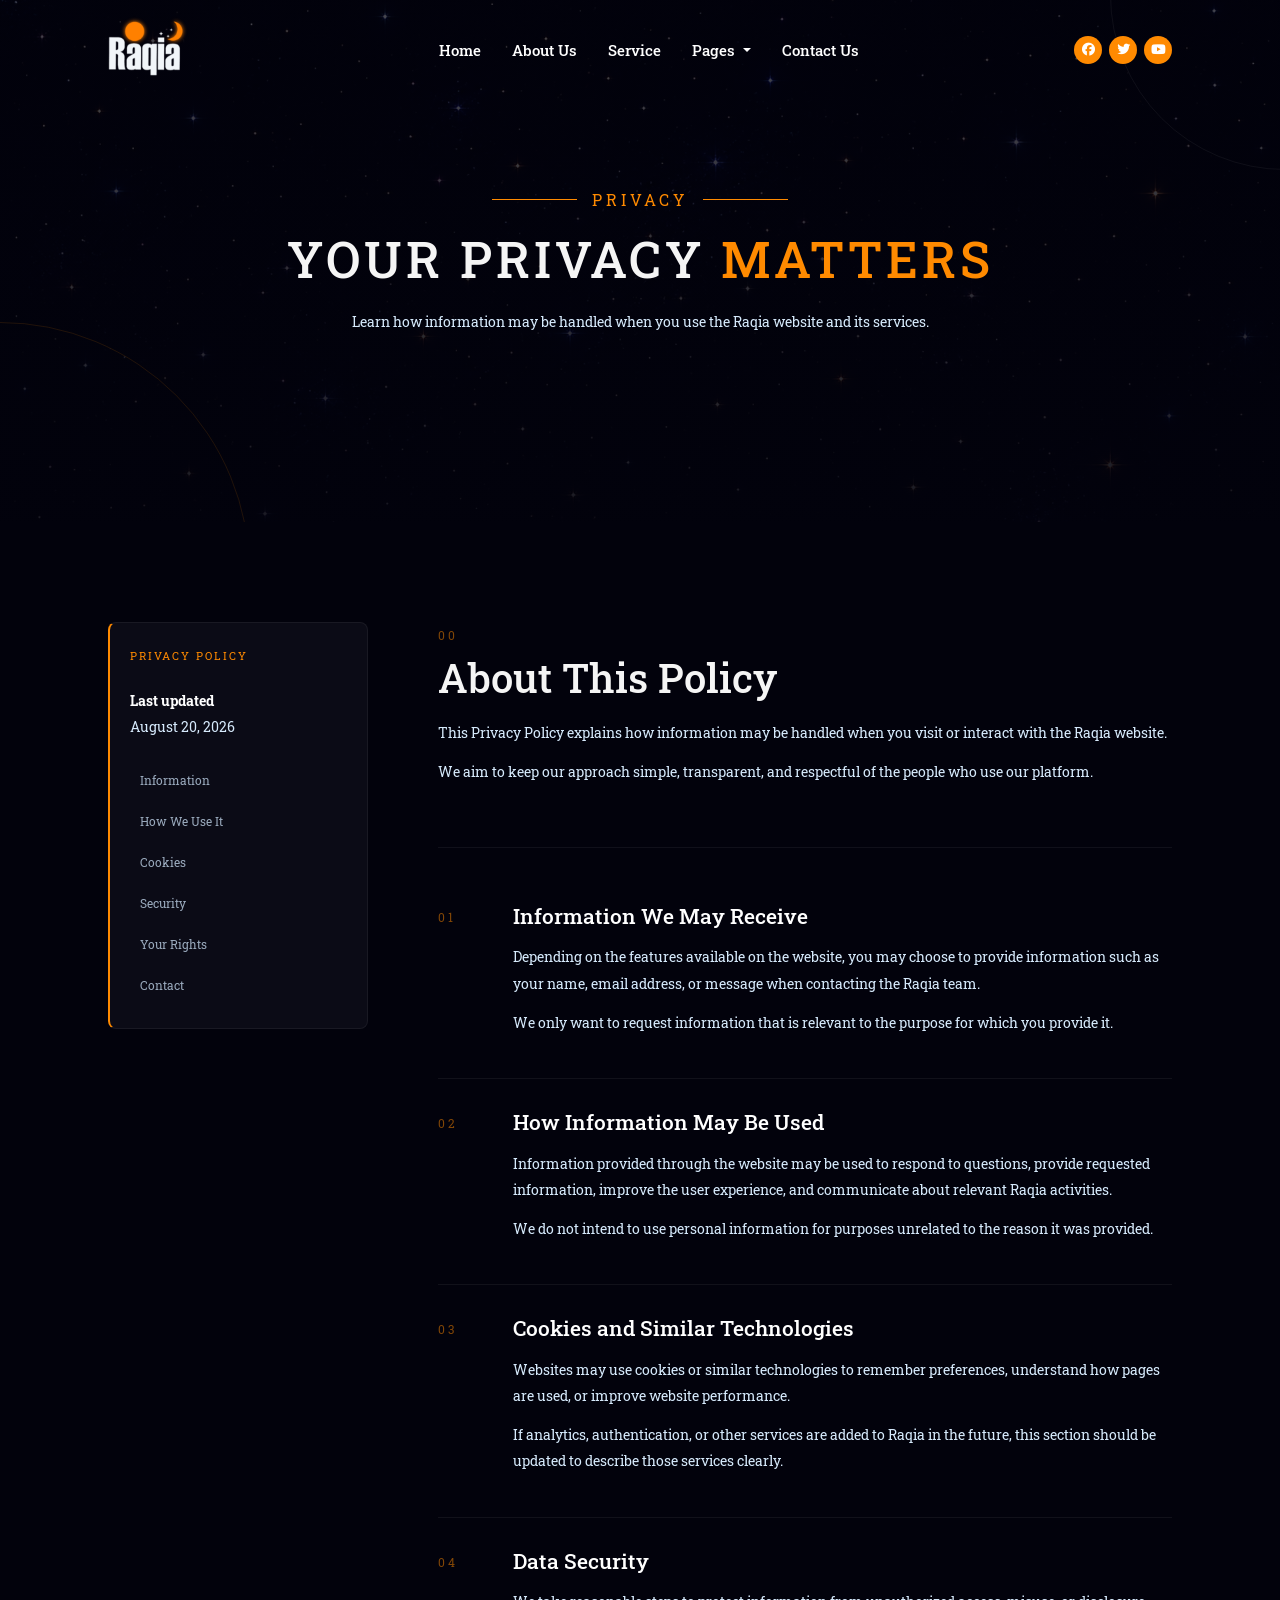
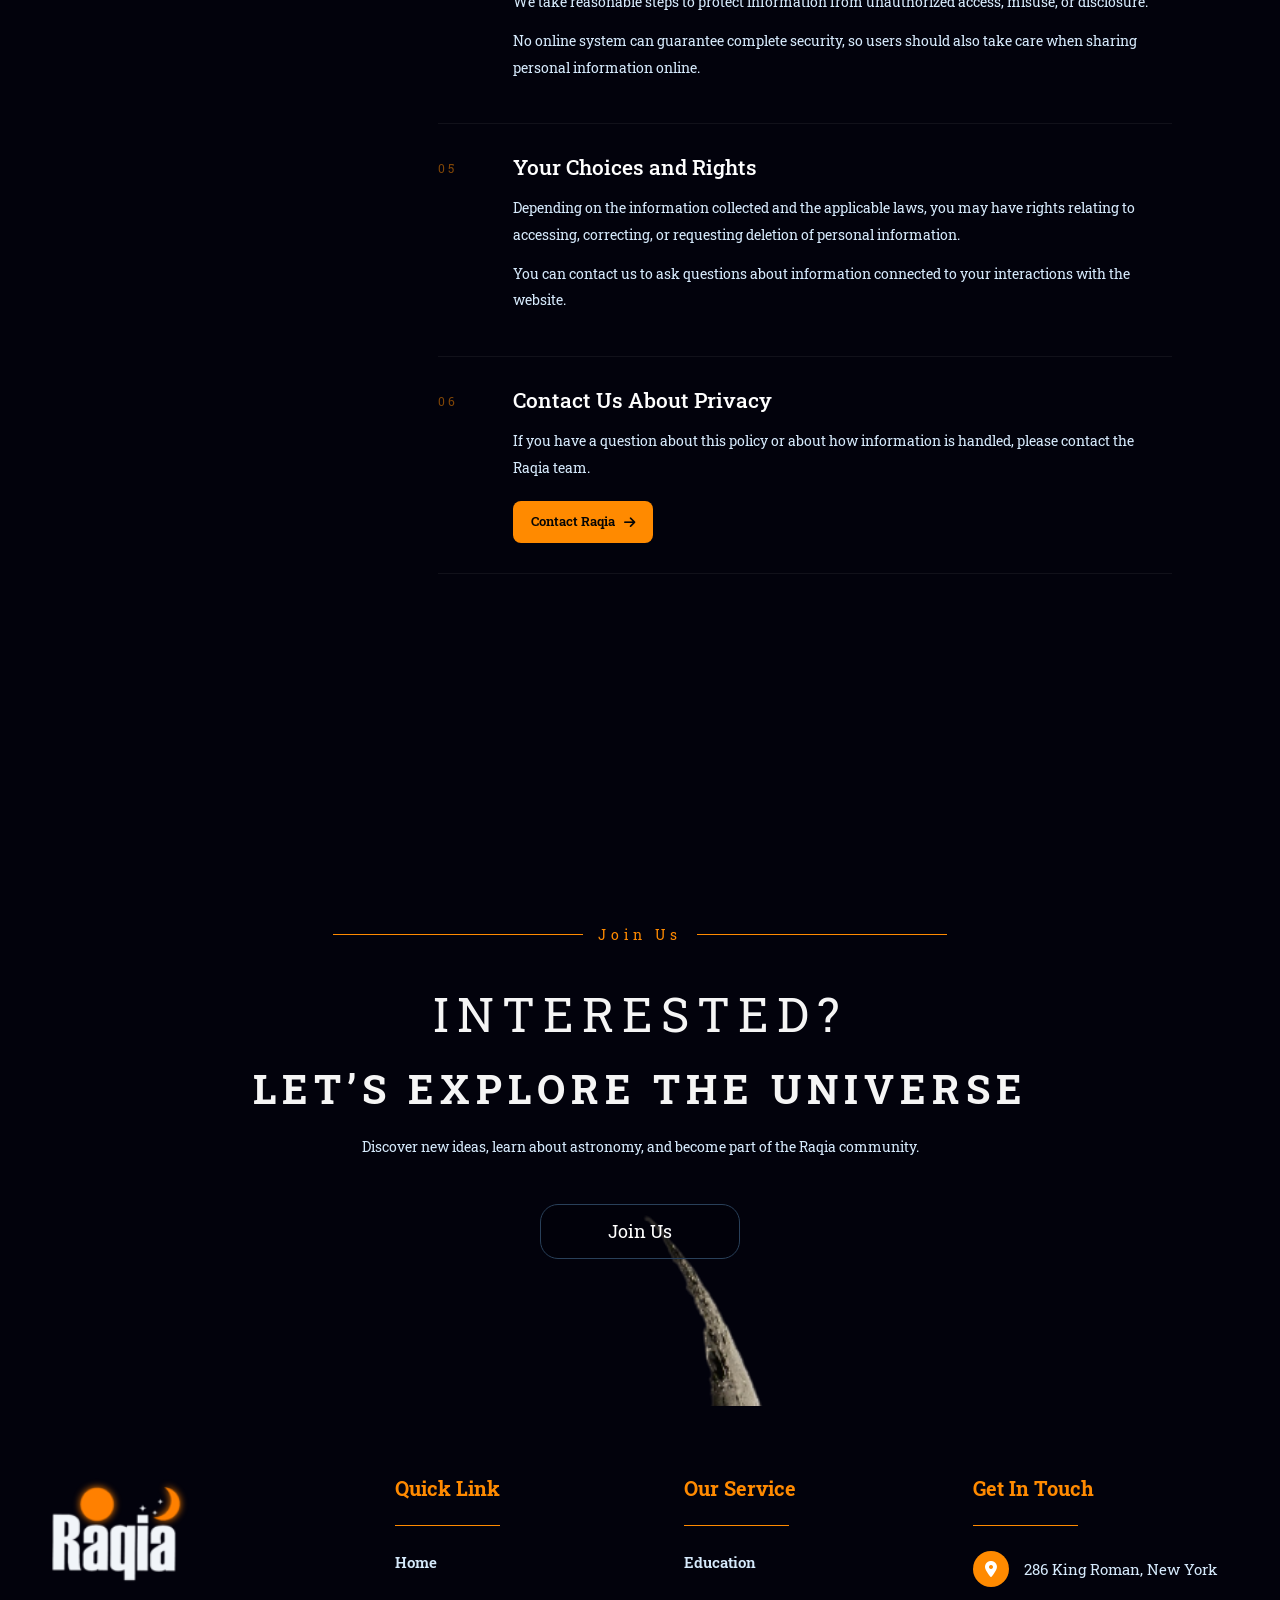
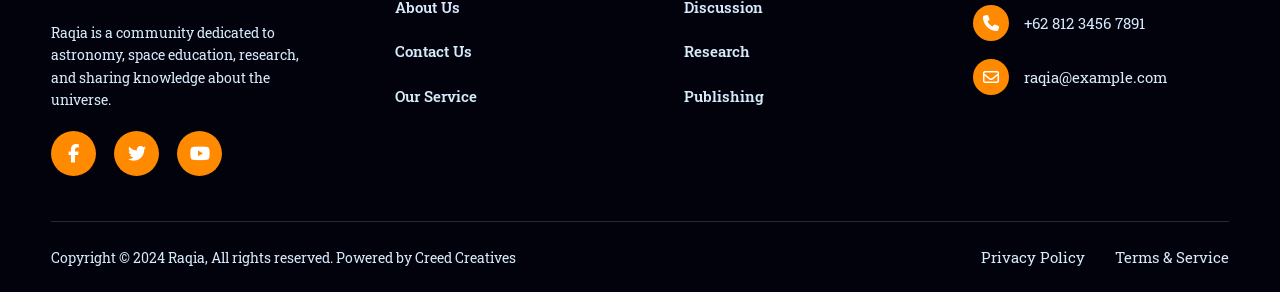
<file: privacy.html>
<!DOCTYPE html>
<html lang="en">

<head>

    <meta charset="UTF-8">

    <meta name="viewport"
          content="width=device-width, initial-scale=1.0">

    <title>Raqia - Privacy Policy</title>

    <!-- Bootstrap -->
    <link
        href="https://cdn.jsdelivr.net/npm/bootstrap@5.3.3/dist/css/bootstrap.min.css"
        rel="stylesheet">

    <!-- Font -->
    <link rel="preconnect" href="https://fonts.googleapis.com">

    <link rel="preconnect"
          href="https://fonts.gstatic.com"
          crossorigin>

    <link
        href="https://fonts.googleapis.com/css2?family=Roboto+Slab:wght@400;500;600;700&display=swap"
        rel="stylesheet">

    <!-- Font Awesome -->
    <link
        rel="stylesheet"
        href="https://cdnjs.cloudflare.com/ajax/libs/font-awesome/6.5.2/css/all.min.css">

    <!-- Project CSS -->
    <link rel="stylesheet"
          href="assets/CSS/style.css">

    <link rel="stylesheet"
          href="assets/CSS/main-style.css">

    <link rel="stylesheet"
          href="assets/CSS/legal.css">

</head>


<body>


<!-- navbar -->

<nav class="navbar navbar-expand-lg">

    <div class="container">

        <a href="index.html" class="logo">

            <img
                src="assets/images/Logo-e1708401673586.png"
                alt="Raqia">

        </a>


        <button
            class="navbar-toggler"
            type="button"
            data-bs-toggle="collapse"
            data-bs-target="#mainNav">

            <span class="navbar-toggler-icon"></span>

        </button>


        <div class="collapse navbar-collapse"
             id="mainNav">

            <ul class="navbar-nav mx-auto">

                <li class="nav-item">
                    <a class="nav-link" href="index.html">
                        Home
                    </a>
                </li>

                <li class="nav-item">
                    <a class="nav-link" href="about.html">
                        About Us
                    </a>
                </li>

                <li class="nav-item">
                    <a class="nav-link" href="services.html">
                        Service
                    </a>
                </li>

                <li class="nav-item dropdown">

                    <a
                        class="nav-link dropdown-toggle"
                        href="#"
                        role="button"
                        data-bs-toggle="dropdown">

                        Pages

                    </a>

                    <ul class="dropdown-menu">

                        <li>
                            <a class="dropdown-item"
                               href="ourteam.html">
                                Team
                            </a>
                        </li>

                        <li>
                            <a class="dropdown-item"
                               href="gallery.html">
                                Gallery
                            </a>
                        </li>

                        <li>
                            <a class="dropdown-item"
                               href="membership.html">
                                MemberShip
                            </a>
                        </li>

                        <li>
                            <a class="dropdown-item"
                               href="Blog.html">
                                Blog
                            </a>
                        </li>

                        <li>
                            <a class="dropdown-item"
                               href="faq.html">
                                FAQ
                            </a>
                        </li>

                    </ul>

                </li>

                <li class="nav-item">
                    <a class="nav-link" href="contact.html">
                        Contact Us
                    </a>
                </li>

            </ul>


            <div class="social-icons">

                <a href="https://www.facebook.com/">
                    <i class="fa-brands fa-facebook"></i>
                </a>

                <a href="https://x.com/">
                    <i class="fa-brands fa-twitter"></i>
                </a>

                <a href="https://www.youtube.com/">
                    <i class="fa-brands fa-youtube"></i>
                </a>

            </div>

        </div>

    </div>

</nav>


<!-- hero -->

<section class="legal-hero">

    <div class="container">

        <div class="legal-hero-content">

            <div class="legal-label">

                <span></span>

                PRIVACY

                <span></span>

            </div>


            <h1>
                YOUR PRIVACY
                <span>MATTERS</span>
            </h1>


            <p>
                Learn how information may be handled when
                you use the Raqia website and its services.
            </p>

        </div>

    </div>

</section>





<section class="legal-section">

    <div class="container">

        <div class="legal-layout">


            <!-- Sidebar -->

            <aside class="legal-sidebar">

                <div class="legal-sidebar-box">

                    <span>
                        PRIVACY POLICY
                    </span>

                    <strong>
                        Last updated
                    </strong>

                    <p>
                        August 20, 2026
                    </p>


                    <div class="legal-links">

                        <a href="#information">
                            Information
                        </a>

                        <a href="#usage">
                            How We Use It
                        </a>

                        <a href="#cookies">
                            Cookies
                        </a>

                        <a href="#security">
                            Security
                        </a>

                        <a href="#rights">
                            Your Rights
                        </a>

                        <a href="#contact">
                            Contact
                        </a>

                    </div>

                </div>

            </aside>



            <!-- Main Content -->

            <div class="legal-content">


                <div class="legal-intro">

                    <span class="legal-number">
                        00
                    </span>

                    <h2>
                        About This Policy
                    </h2>

                    <p>
                        This Privacy Policy explains how information
                        may be handled when you visit or interact with
                        the Raqia website.
                    </p>

                    <p>
                        We aim to keep our approach simple, transparent,
                        and respectful of the people who use our platform.
                    </p>

                </div>



                <!-- Section 01 -->

                <article class="legal-card"
                         id="information">

                    <span class="legal-number">
                        01
                    </span>

                    <div>

                        <h3>
                            Information We May Receive
                        </h3>

                        <p>
                            Depending on the features available on the
                            website, you may choose to provide information
                            such as your name, email address, or message
                            when contacting the Raqia team.
                        </p>

                        <p>
                            We only want to request information that is
                            relevant to the purpose for which you provide it.
                        </p>

                    </div>

                </article>



                <!-- Section 02 -->

                <article class="legal-card"
                         id="usage">

                    <span class="legal-number">
                        02
                    </span>

                    <div>

                        <h3>
                            How Information May Be Used
                        </h3>

                        <p>
                            Information provided through the website may be
                            used to respond to questions, provide requested
                            information, improve the user experience, and
                            communicate about relevant Raqia activities.
                        </p>

                        <p>
                            We do not intend to use personal information for
                            purposes unrelated to the reason it was provided.
                        </p>

                    </div>

                </article>



                <!-- Section 03 -->

                <article class="legal-card"
                         id="cookies">

                    <span class="legal-number">
                        03
                    </span>

                    <div>

                        <h3>
                            Cookies and Similar Technologies
                        </h3>

                        <p>
                            Websites may use cookies or similar technologies
                            to remember preferences, understand how pages
                            are used, or improve website performance.
                        </p>

                        <p>
                            If analytics, authentication, or other services
                            are added to Raqia in the future, this section
                            should be updated to describe those services clearly.
                        </p>

                    </div>

                </article>



                <!-- Section 04 -->

                <article class="legal-card"
                         id="security">

                    <span class="legal-number">
                        04
                    </span>

                    <div>

                        <h3>
                            Data Security
                        </h3>

                        <p>
                            We take reasonable steps to protect information
                            from unauthorized access, misuse, or disclosure.
                        </p>

                        <p>
                            No online system can guarantee complete security,
                            so users should also take care when sharing
                            personal information online.
                        </p>

                    </div>

                </article>



                <!-- Section 05 -->

                <article class="legal-card"
                         id="rights">

                    <span class="legal-number">
                        05
                    </span>

                    <div>

                        <h3>
                            Your Choices and Rights
                        </h3>

                        <p>
                            Depending on the information collected and the
                            applicable laws, you may have rights relating to
                            accessing, correcting, or requesting deletion of
                            personal information.
                        </p>

                        <p>
                            You can contact us to ask questions about
                            information connected to your interactions with
                            the website.
                        </p>

                    </div>

                </article>



                <!-- Section 06 -->

                <article class="legal-card"
                         id="contact">

                    <span class="legal-number">
                        06
                    </span>

                    <div>

                        <h3>
                            Contact Us About Privacy
                        </h3>

                        <p>
                            If you have a question about this policy or
                            about how information is handled, please
                            contact the Raqia team.
                        </p>

                        <a href="contact.html"
                           class="legal-button">

                            Contact Raqia

                            <i class="fa-solid fa-arrow-right"></i>

                        </a>

                    </div>

                </article>


            </div>

        </div>

    </div>

</section>


<!-- joins us -->

<section class="join-section">

    <div class="join-moon"></div>

    <div class="join-content">

        <div class="join-label">

            <span></span>

            <p>Join Us</p>

            <span></span>

        </div>

        <h3>
            INTERESTED?
        </h3>

        <h2>
            LET’S EXPLORE THE UNIVERSE
        </h2>

        <p class="join-description">
            Discover new ideas, learn about astronomy,
            and become part of the Raqia community.
        </p>

        <a href="about.html#Contact-form"
           class="join-btn">

            Join Us

        </a>

    </div>

</section>

   <button id="backToTop" class="back-to-top">
    <i class="fa-solid fa-arrow-up"></i>
</button>


<!-- footer -->

<footer class="footer">

    <div class="footer-container">

        <div class="footer-about footer-item">

            <img
                src="assets/images/Logo-e1708401673586.png"
                alt="Raqia">

            <p>
                Raqia is a community dedicated to astronomy,
                space education, research, and sharing knowledge
                about the universe.
            </p>

            <div class="footer-social">

                <a href="https://www.facebook.com/">
                    <i class="fa-brands fa-facebook-f"></i>
                </a>

                <a href="https://x.com/">
                    <i class="fa-brands fa-twitter"></i>
                </a>

                <a href="https://www.youtube.com/">
                    <i class="fa-brands fa-youtube"></i>
                </a>

            </div>

        </div>


        <div class="footer-links footer-item">

            <h3>Quick Link</h3>

            <span class="footer-line"></span>

            <a href="index.html">Home</a>
            <a href="about.html">About Us</a>
            <a href="contact.html">Contact Us</a>
            <a href="services.html">Our Service</a>

        </div>


        <div class="footer-links footer-item">

            <h3>Our Service</h3>

            <span class="footer-line"></span>

            <a href="education.html">Education</a>
            <a href="discussion.html">Discussion</a>
            <a href="research.html">Research</a>
            <a href="publishing.html">Publishing</a>

        </div>


        <div class="footer-contact footer-item">

            <h3>Get In Touch</h3>

            <span class="footer-line"></span>

            <div class="contact-item">

                <div class="contact-icon">
                    <i class="fa-solid fa-location-dot"></i>
                </div>

                <span>
                    286 King Roman, New York
                </span>

            </div>


            <div class="contact-item">

                <div class="contact-icon">
                    <i class="fa-solid fa-phone"></i>
                </div>

                <span>
                    +62 812 3456 7891
                </span>

            </div>


            <div class="contact-item">

                <div class="contact-icon">
                    <i class="fa-regular fa-envelope"></i>
                </div>

                <span>
                    raqia@example.com
                </span>

            </div>

        </div>

    </div>


    <div class="footer-bottom">

        <p>
            Copyright © 2024 Raqia, All rights reserved.
            Powered by Creed Creatives
        </p>

        <div>

            <a href="privacy.html">
                Privacy Policy
            </a>

            <a href="terms.html">
                Terms &amp; Service
            </a>

        </div>

    </div>

</footer>


<script
    src="https://cdn.jsdelivr.net/npm/bootstrap@5.3.3/dist/js/bootstrap.bundle.min.js">
</script>

<script src="assets/JS/script.js"></script>

</body>

</html>
</file>
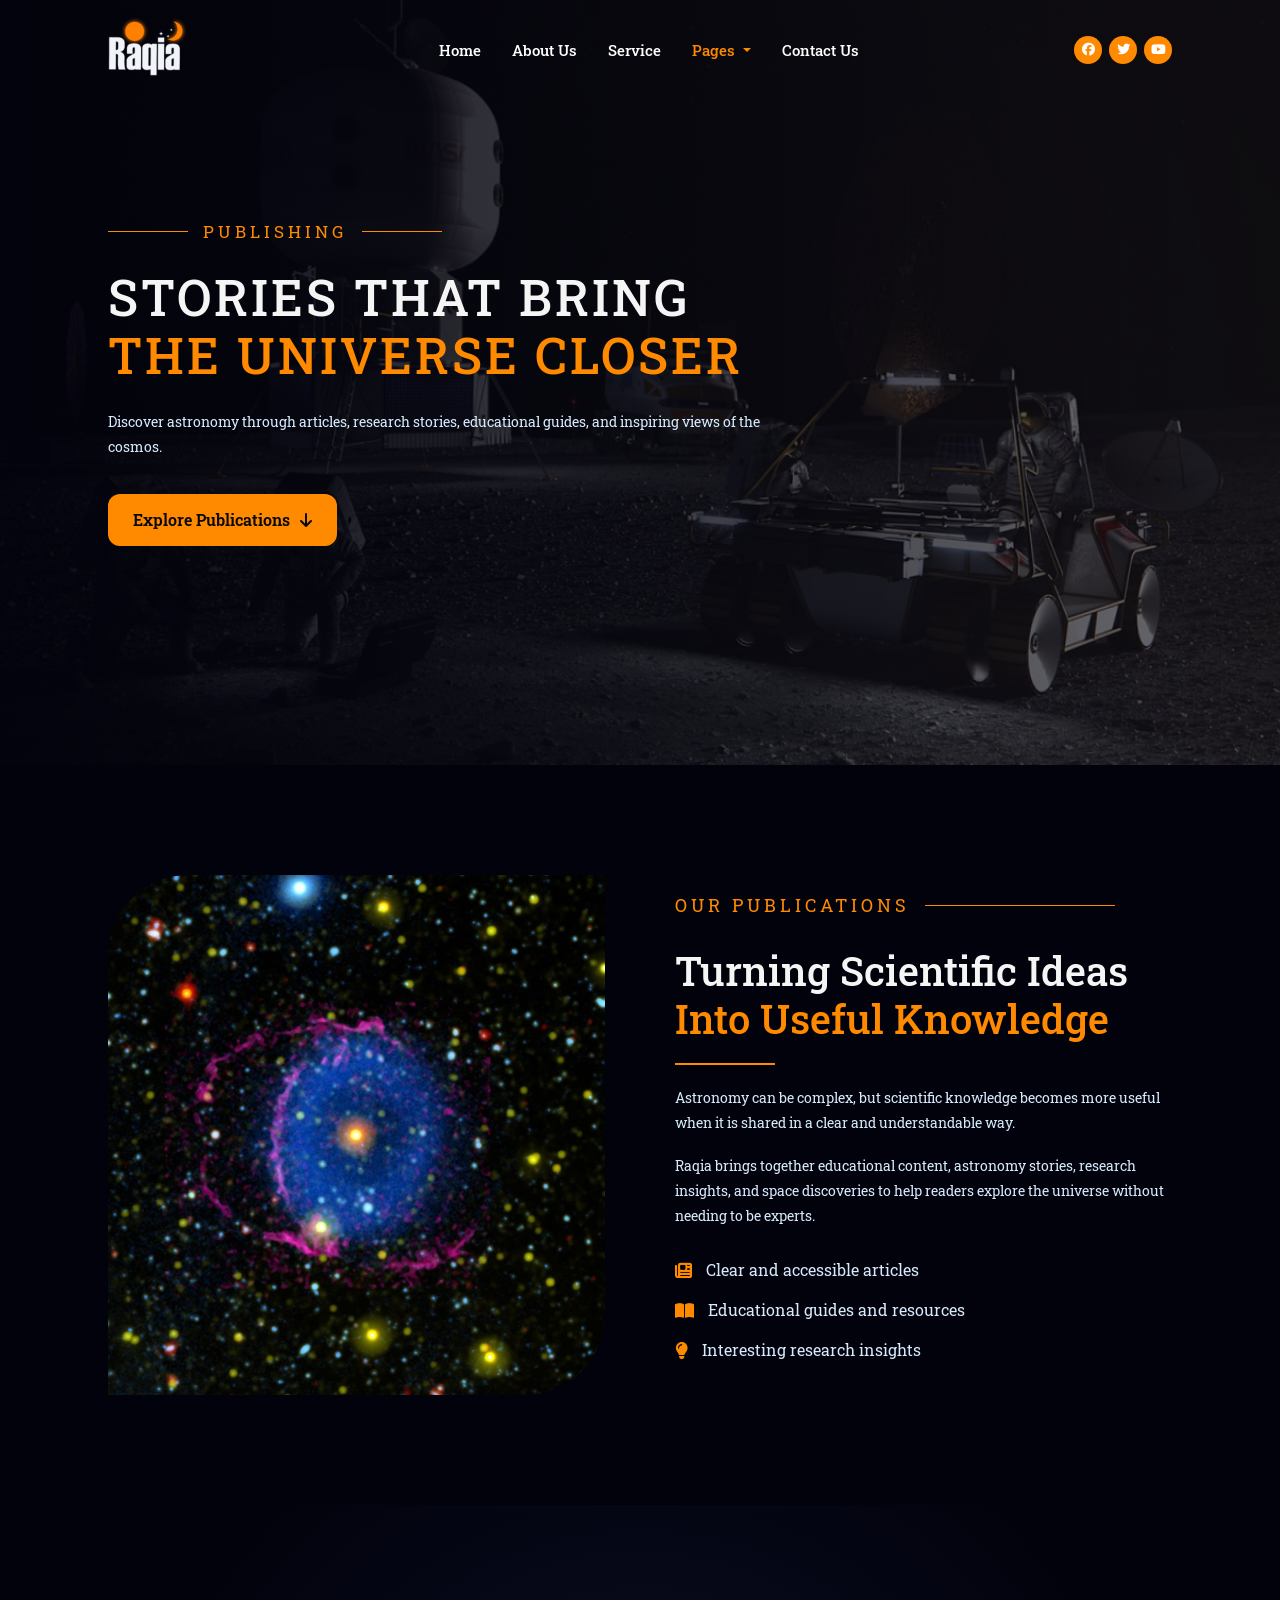
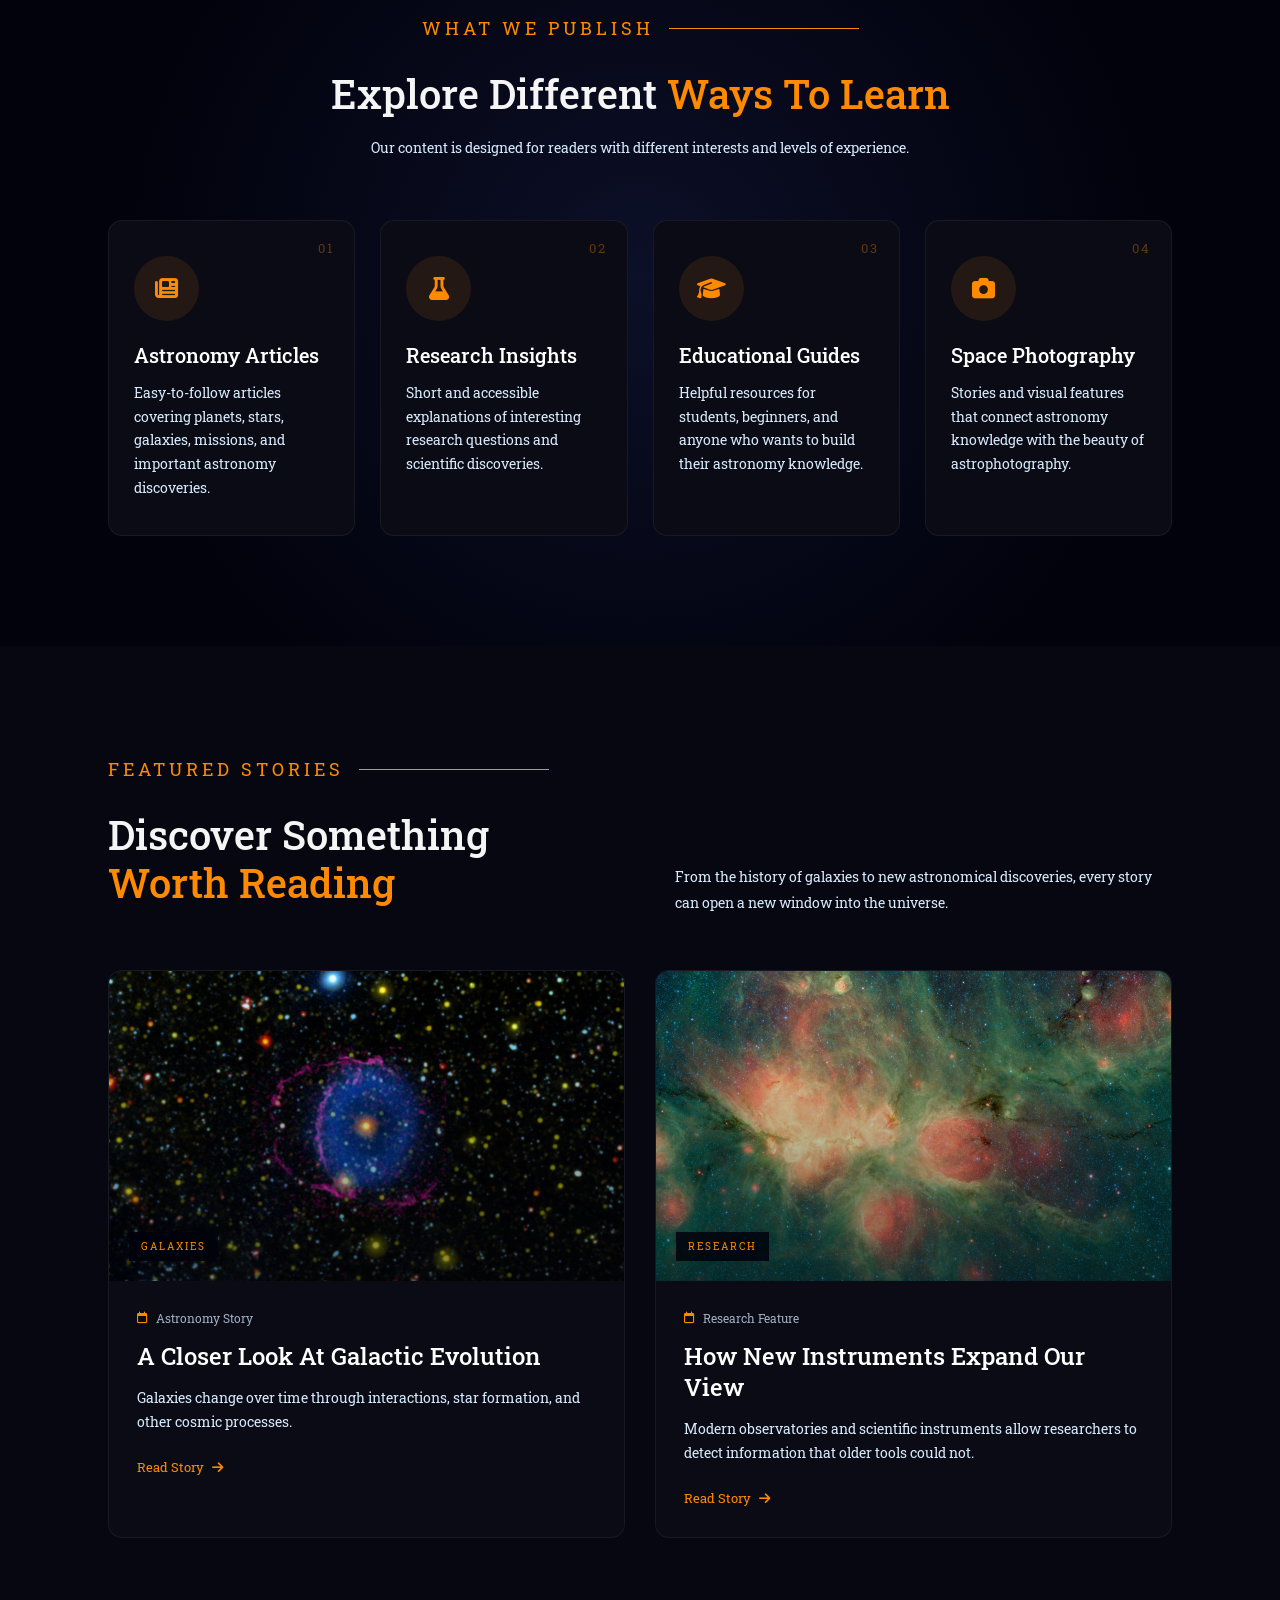
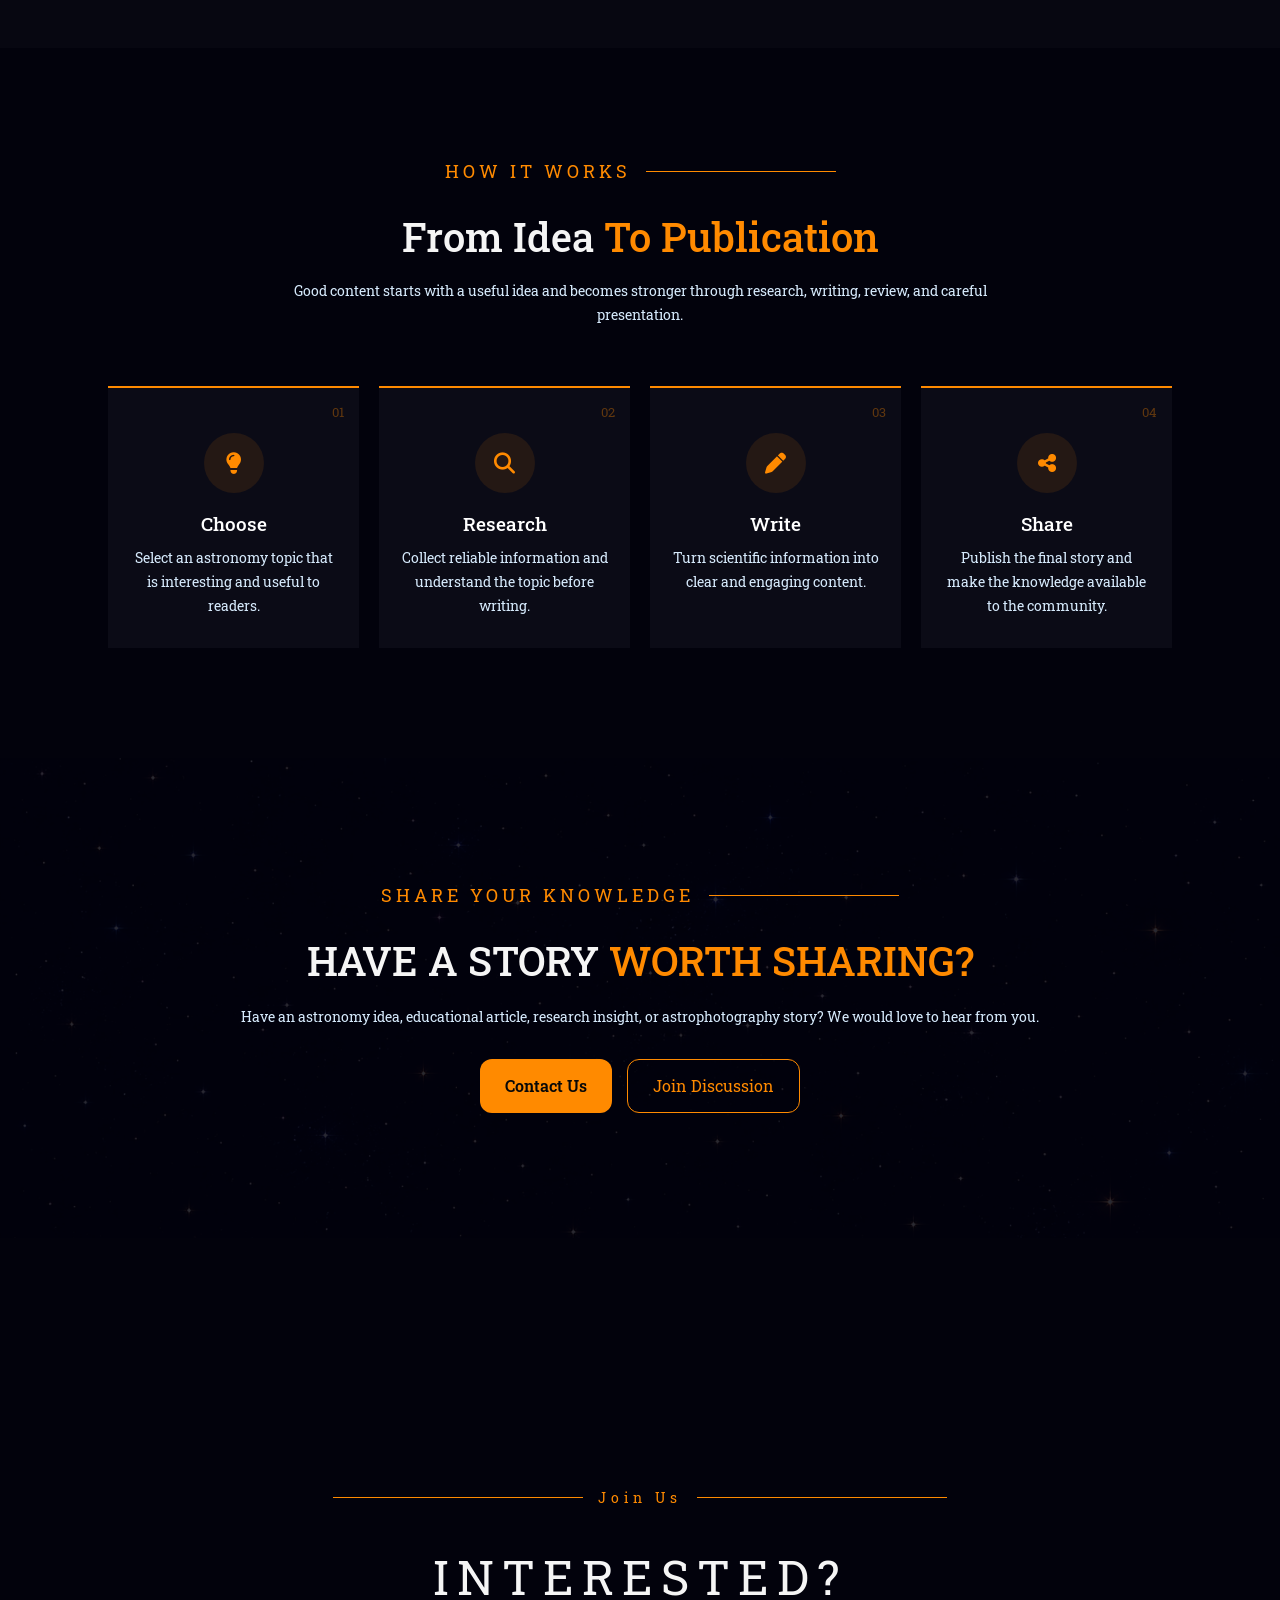
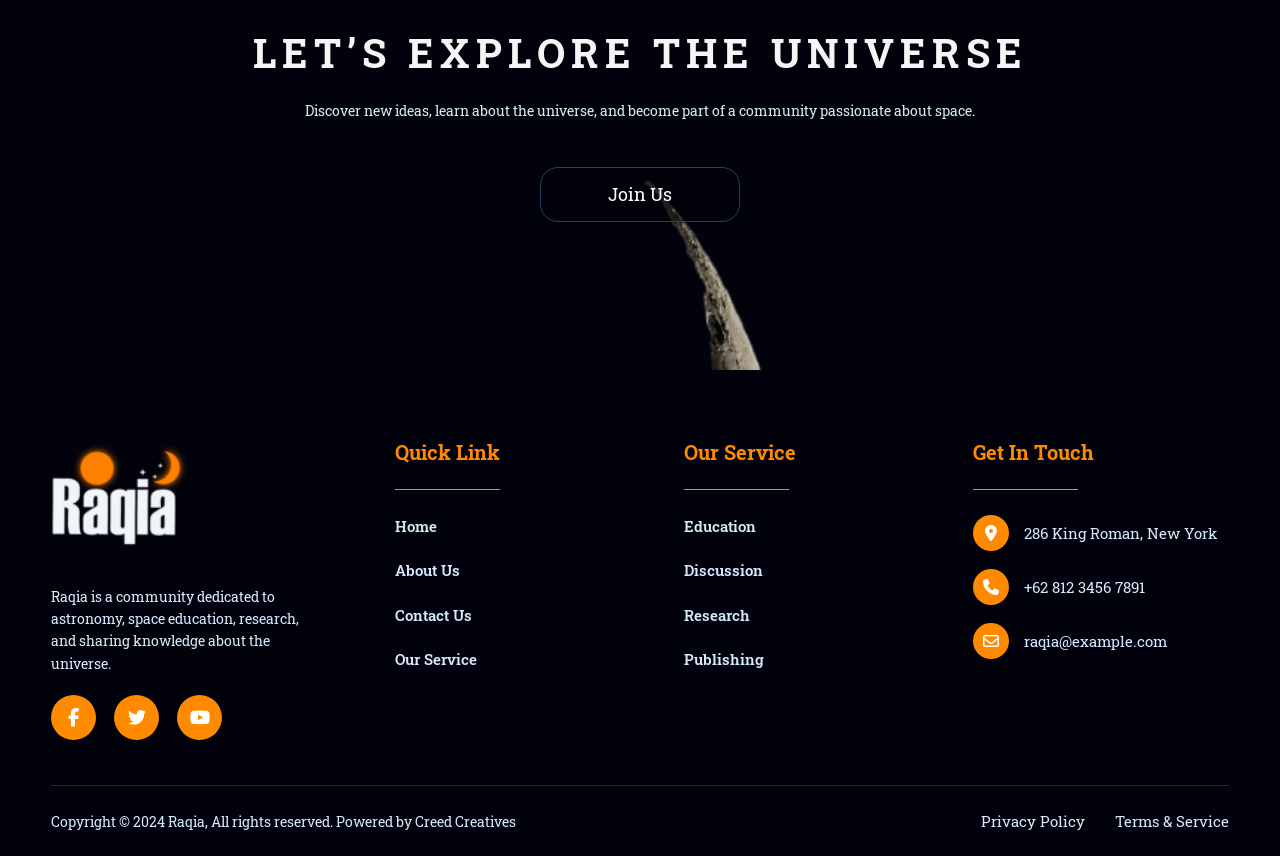
<file: publishing.html>
<!DOCTYPE html>
<html lang="en">

<head>

    <meta charset="UTF-8">

    <meta name="viewport"
          content="width=device-width, initial-scale=1.0">

    <title>Raqia - Publishing</title>


    <!-- Bootstrap -->

    <link
        href="https://cdn.jsdelivr.net/npm/bootstrap@5.3.3/dist/css/bootstrap.min.css"
        rel="stylesheet">


    <!-- Google Font -->

    <link rel="preconnect"
          href="https://fonts.googleapis.com">

    <link rel="preconnect"
          href="https://fonts.gstatic.com"
          crossorigin>

    <link
        href="https://fonts.googleapis.com/css2?family=Roboto+Slab:wght@400;500;600;700&display=swap"
        rel="stylesheet">


    <!-- Font Awesome -->

    <link
        rel="stylesheet"
        href="https://cdnjs.cloudflare.com/ajax/libs/font-awesome/6.5.2/css/all.min.css">


    <!-- Project CSS -->

    <link rel="stylesheet"
          href="assets/CSS/style.css">

    <link rel="stylesheet"
          href="assets/CSS/main-style.css">

    <link rel="stylesheet"
          href="assets/CSS/publishing.css">

</head>


<body>


<!-- navbar -->

<nav class="navbar navbar-expand-lg">

    <div class="container">


        <a href="index.html" class="logo">

            <img
                src="assets/images/Logo-e1708401673586.png"
                alt="Raqia">

        </a>


        <button
            class="navbar-toggler"
            type="button"
            data-bs-toggle="collapse"
            data-bs-target="#mainNav">

            <span class="navbar-toggler-icon"></span>

        </button>


        <div class="collapse navbar-collapse"
             id="mainNav">


            <ul class="navbar-nav mx-auto">


                <li class="nav-item">
                    <a class="nav-link"
                       href="index.html">
                        Home
                    </a>
                </li>


                <li class="nav-item">
                    <a class="nav-link"
                       href="about.html">
                        About Us
                    </a>
                </li>


                <li class="nav-item">
                    <a class="nav-link"
                       href="services.html">
                        Service
                    </a>
                </li>


                <li class="nav-item dropdown">

                    <a
                        class="nav-link dropdown-toggle active"
                        href="#"
                        role="button"
                        data-bs-toggle="dropdown">

                        Pages

                    </a>


                    <ul class="dropdown-menu">

                        <li>
                            <a class="dropdown-item"
                               href="ourteam.html">
                                Team
                            </a>
                        </li>

                        <li>
                            <a class="dropdown-item"
                               href="gallery.html">
                                Gallery
                            </a>
                        </li>

                        <li>
                            <a class="dropdown-item"
                               href="membership.html">
                                MemberShip
                            </a>
                        </li>

                        <li>
                            <a class="dropdown-item"
                               href="Blog.html">
                                Blog
                            </a>
                        </li>

                        <li>
                            <a class="dropdown-item"
                               href="faq.html">
                                FAQ
                            </a>
                        </li>

                    </ul>

                </li>


                <li class="nav-item">

                    <a class="nav-link"
                       href="contact.html">

                        Contact Us

                    </a>

                </li>

            </ul>


            <div class="social-icons">

                <a href="https://www.facebook.com/">
                    <i class="fa-brands fa-facebook"></i>
                </a>

                <a href="https://x.com/">
                    <i class="fa-brands fa-twitter"></i>
                </a>

                <a href="https://www.youtube.com/">
                    <i class="fa-brands fa-youtube"></i>
                </a>

            </div>

        </div>

    </div>

</nav>



<!-- hero -->

<section class="publishing-hero">

    <div class="publishing-hero-overlay"></div>


    <div class="container">

        <div class="publishing-hero-content">


            <div class="publishing-label">

                <span></span>

                PUBLISHING

                <span></span>

            </div>


            <h1>

                STORIES THAT BRING
                <span>THE UNIVERSE CLOSER</span>

            </h1>


            <p>

                Discover astronomy through articles, research stories,
                educational guides, and inspiring views of the cosmos.

            </p>


            <a
                href="#publications"
                class="publishing-btn">

                Explore Publications

                <i class="fa-solid fa-arrow-down"></i>

            </a>


        </div>

    </div>

</section>





<section class="publishing-intro">

    <div class="container">


        <div class="publishing-intro-grid">


            <div class="publishing-intro-image">

                <img
                    src="assets/images/publishing-galaxy.jpg"
                    alt="Galaxy">

            </div>


            <div class="publishing-intro-content">


                <div class="section-label">

                    OUR PUBLICATIONS

                    <span></span>

                </div>


                <h2>

                    Turning Scientific Ideas
                    <span>Into Useful Knowledge</span>

                </h2>


                <div class="orange-line"></div>


                <p>

                    Astronomy can be complex, but scientific knowledge
                    becomes more useful when it is shared in a clear
                    and understandable way.

                </p>


                <p>

                    Raqia brings together educational content,
                    astronomy stories, research insights, and space
                    discoveries to help readers explore the universe
                    without needing to be experts.

                </p>


                <div class="publishing-points">


                    <div>

                        <i class="fa-solid fa-newspaper"></i>

                        <span>
                            Clear and accessible articles
                        </span>

                    </div>


                    <div>

                        <i class="fa-solid fa-book-open"></i>

                        <span>
                            Educational guides and resources
                        </span>

                    </div>


                    <div>

                        <i class="fa-solid fa-lightbulb"></i>

                        <span>
                            Interesting research insights
                        </span>

                    </div>

                </div>

            </div>

        </div>

    </div>

</section>





<section class="publication-types"
         id="publications">

    <div class="container">


        <div class="publication-header">


            <div class="section-label">

                WHAT WE PUBLISH

                <span></span>

            </div>


            <h2>

                Explore Different
                <span>Ways To Learn</span>

            </h2>


            <p>

                Our content is designed for readers with different
                interests and levels of experience.

            </p>

        </div>



        <div class="publication-grid">


            <div class="publication-card">

                <span class="publication-number">
                    01
                </span>


                <div class="publication-icon">

                    <i class="fa-solid fa-newspaper"></i>

                </div>


                <h3>
                    Astronomy Articles
                </h3>


                <p>

                    Easy-to-follow articles covering planets,
                    stars, galaxies, missions, and important
                    astronomy discoveries.

                </p>

            </div>



            <div class="publication-card">

                <span class="publication-number">
                    02
                </span>


                <div class="publication-icon">

                    <i class="fa-solid fa-flask"></i>

                </div>


                <h3>
                    Research Insights
                </h3>


                <p>

                    Short and accessible explanations of
                    interesting research questions and scientific
                    discoveries.

                </p>

            </div>



            <div class="publication-card">

                <span class="publication-number">
                    03
                </span>


                <div class="publication-icon">

                    <i class="fa-solid fa-graduation-cap"></i>

                </div>


                <h3>
                    Educational Guides
                </h3>


                <p>

                    Helpful resources for students, beginners,
                    and anyone who wants to build their astronomy
                    knowledge.

                </p>

            </div>



            <div class="publication-card">

                <span class="publication-number">
                    04
                </span>


                <div class="publication-icon">

                    <i class="fa-solid fa-camera"></i>

                </div>


                <h3>
                    Space Photography
                </h3>


                <p>

                    Stories and visual features that connect
                    astronomy knowledge with the beauty of
                    astrophotography.

                </p>

            </div>

        </div>

    </div>

</section>




<section class="publishing-stories">

    <div class="container">


        <div class="stories-header">


            <div>

                <div class="section-label">

                    FEATURED STORIES

                    <span></span>

                </div>


                <h2>

                    Discover Something
                    <span>Worth Reading</span>

                </h2>

            </div>


            <p>

                From the history of galaxies to new astronomical
                discoveries, every story can open a new window
                into the universe.

            </p>

        </div>



        <div class="stories-grid">


            <!-- Story 1 -->

            <article class="story-card">


                <div class="story-image">

                    <img
                        src="assets/images/publishing-galaxy.jpg"
                        alt="Galaxy">

                    <span>
                        GALAXIES
                    </span>

                </div>


                <div class="story-content">

                    <div class="story-meta">

                        <i class="fa-regular fa-calendar"></i>

                        Astronomy Story

                    </div>


                    <h3>

                        A Closer Look At
                        Galactic Evolution

                    </h3>


                    <p>

                        Galaxies change over time through
                        interactions, star formation, and
                        other cosmic processes.

                    </p>


                    <a href="Blog.html">

                        Read Story

                        <i class="fa-solid fa-arrow-right"></i>

                    </a>

                </div>

            </article>



            <!-- Story 2 -->

            <article class="story-card">


                <div class="story-image">

                    <img
                        src="assets/images/publishing-research.jpg"
                        alt="Space Research">

                    <span>
                        RESEARCH
                    </span>

                </div>


                <div class="story-content">

                    <div class="story-meta">

                        <i class="fa-regular fa-calendar"></i>

                        Research Feature

                    </div>


                    <h3>

                        How New Instruments
                        Expand Our View

                    </h3>


                    <p>

                        Modern observatories and scientific
                        instruments allow researchers to detect
                        information that older tools could not.

                    </p>


                    <a href="Blog.html">

                        Read Story

                        <i class="fa-solid fa-arrow-right"></i>

                    </a>

                </div>

            </article>

        </div>

    </div>

</section>





<section class="publishing-process">

    <div class="container">


        <div class="process-header">


            <div class="section-label">

                HOW IT WORKS

                <span></span>

            </div>


            <h2>

                From Idea
                <span>To Publication</span>

            </h2>


            <p>

                Good content starts with a useful idea and
                becomes stronger through research, writing,
                review, and careful presentation.

            </p>

        </div>



        <div class="process-grid">


            <div class="process-step">

                <span>
                    01
                </span>

                <div class="process-icon">

                    <i class="fa-solid fa-lightbulb"></i>

                </div>

                <h3>
                    Choose
                </h3>

                <p>

                    Select an astronomy topic that is
                    interesting and useful to readers.

                </p>

            </div>


            <div class="process-step">

                <span>
                    02
                </span>

                <div class="process-icon">

                    <i class="fa-solid fa-magnifying-glass"></i>

                </div>

                <h3>
                    Research
                </h3>

                <p>

                    Collect reliable information and
                    understand the topic before writing.

                </p>

            </div>


            <div class="process-step">

                <span>
                    03
                </span>

                <div class="process-icon">

                    <i class="fa-solid fa-pen"></i>

                </div>

                <h3>
                    Write
                </h3>

                <p>

                    Turn scientific information into
                    clear and engaging content.

                </p>

            </div>


            <div class="process-step">

                <span>
                    04
                </span>

                <div class="process-icon">

                    <i class="fa-solid fa-share-nodes"></i>

                </div>

                <h3>
                    Share
                </h3>

                <p>

                    Publish the final story and make the
                    knowledge available to the community.

                </p>

            </div>

        </div>

    </div>

</section>





<section class="publishing-cta">

    <div class="publishing-cta-overlay"></div>


    <div class="container">


        <div class="publishing-cta-content">


            <div class="section-label">

                SHARE YOUR KNOWLEDGE

                <span></span>

            </div>


            <h2>

                HAVE A STORY
                <span>WORTH SHARING?</span>

            </h2>


            <p>

                Have an astronomy idea, educational article,
                research insight, or astrophotography story?
                We would love to hear from you.

            </p>


            <div class="publishing-buttons">


                <a
                    href="contact.html"
                    class="publishing-btn">

                    Contact Us

                </a>


                <a
                    href="discussion.html"
                    class="publishing-outline-btn">

                    Join Discussion

                </a>

            </div>

        </div>

    </div>

</section>



<!-- join us  -->

<section class="join-section">

    <div class="join-moon"></div>


    <div class="join-content">


        <div class="join-label">

            <span></span>

            <p>
                Join Us
            </p>

            <span></span>

        </div>


        <h3>
            INTERESTED?
        </h3>


        <h2>
            LET’S EXPLORE THE UNIVERSE
        </h2>


        <p class="join-description">

            Discover new ideas, learn about the universe,
            and become part of a community passionate about space.

        </p>


        <a
            href="about.html#Contact-form"
            class="join-btn">

            Join Us

        </a>


    </div>

</section>



<!-- footer -->

<footer class="footer">


    <div class="footer-container">


        <div class="footer-about footer-item">


            <img
                src="assets/images/Logo-e1708401673586.png"
                alt="Raqia">


            <p>

                Raqia is a community dedicated to astronomy,
                space education, research, and sharing knowledge
                about the universe.

            </p>


            <div class="footer-social">

                <a href="https://www.facebook.com/">
                    <i class="fa-brands fa-facebook-f"></i>
                </a>

                <a href="https://x.com/">
                    <i class="fa-brands fa-twitter"></i>
                </a>

                <a href="https://www.youtube.com/">
                    <i class="fa-brands fa-youtube"></i>
                </a>

            </div>

        </div>



        <div class="footer-links footer-item">

            <h3>
                Quick Link
            </h3>

            <span class="footer-line"></span>

            <a href="index.html">
                Home
            </a>

            <a href="about.html">
                About Us
            </a>

            <a href="contact.html">
                Contact Us
            </a>

            <a href="services.html">
                Our Service
            </a>

        </div>



        <div class="footer-links footer-item">

            <h3>
                Our Service
            </h3>

            <span class="footer-line"></span>

            <a href="education.html">
                Education
            </a>

            <a href="discussion.html">
                Discussion
            </a>

            <a href="research.html">
                Research
            </a>

            <a href="publishing.html">
                Publishing
            </a>

        </div>



        <div class="footer-contact footer-item">

            <h3>
                Get In Touch
            </h3>

            <span class="footer-line"></span>


            <div class="contact-item">

                <div class="contact-icon">
                    <i class="fa-solid fa-location-dot"></i>
                </div>

                <span>
                    286 King Roman, New York
                </span>

            </div>


            <div class="contact-item">

                <div class="contact-icon">
                    <i class="fa-solid fa-phone"></i>
                </div>

                <span>
                    +62 812 3456 7891
                </span>

            </div>


            <div class="contact-item">

                <div class="contact-icon">
                    <i class="fa-regular fa-envelope"></i>
                </div>

                <span>
                    raqia@example.com
                </span>

            </div>

        </div>

    </div>



    <div class="footer-bottom">

        <p>

            Copyright © 2024 Raqia, All rights reserved.
            Powered by Creed Creatives

        </p>


        <div>

            <a href="privacy.html">
                Privacy Policy
            </a>

            <a href="terms.html">
                Terms &amp; Service
            </a>

        </div>

    </div>

</footer>



<script
    src="https://cdn.jsdelivr.net/npm/bootstrap@5.3.3/dist/js/bootstrap.bundle.min.js">
</script>

<script src="assets/JS/script.js"></script>

<script src="assets/JS/publishing.js"></script>


</body>

</html>
</file>
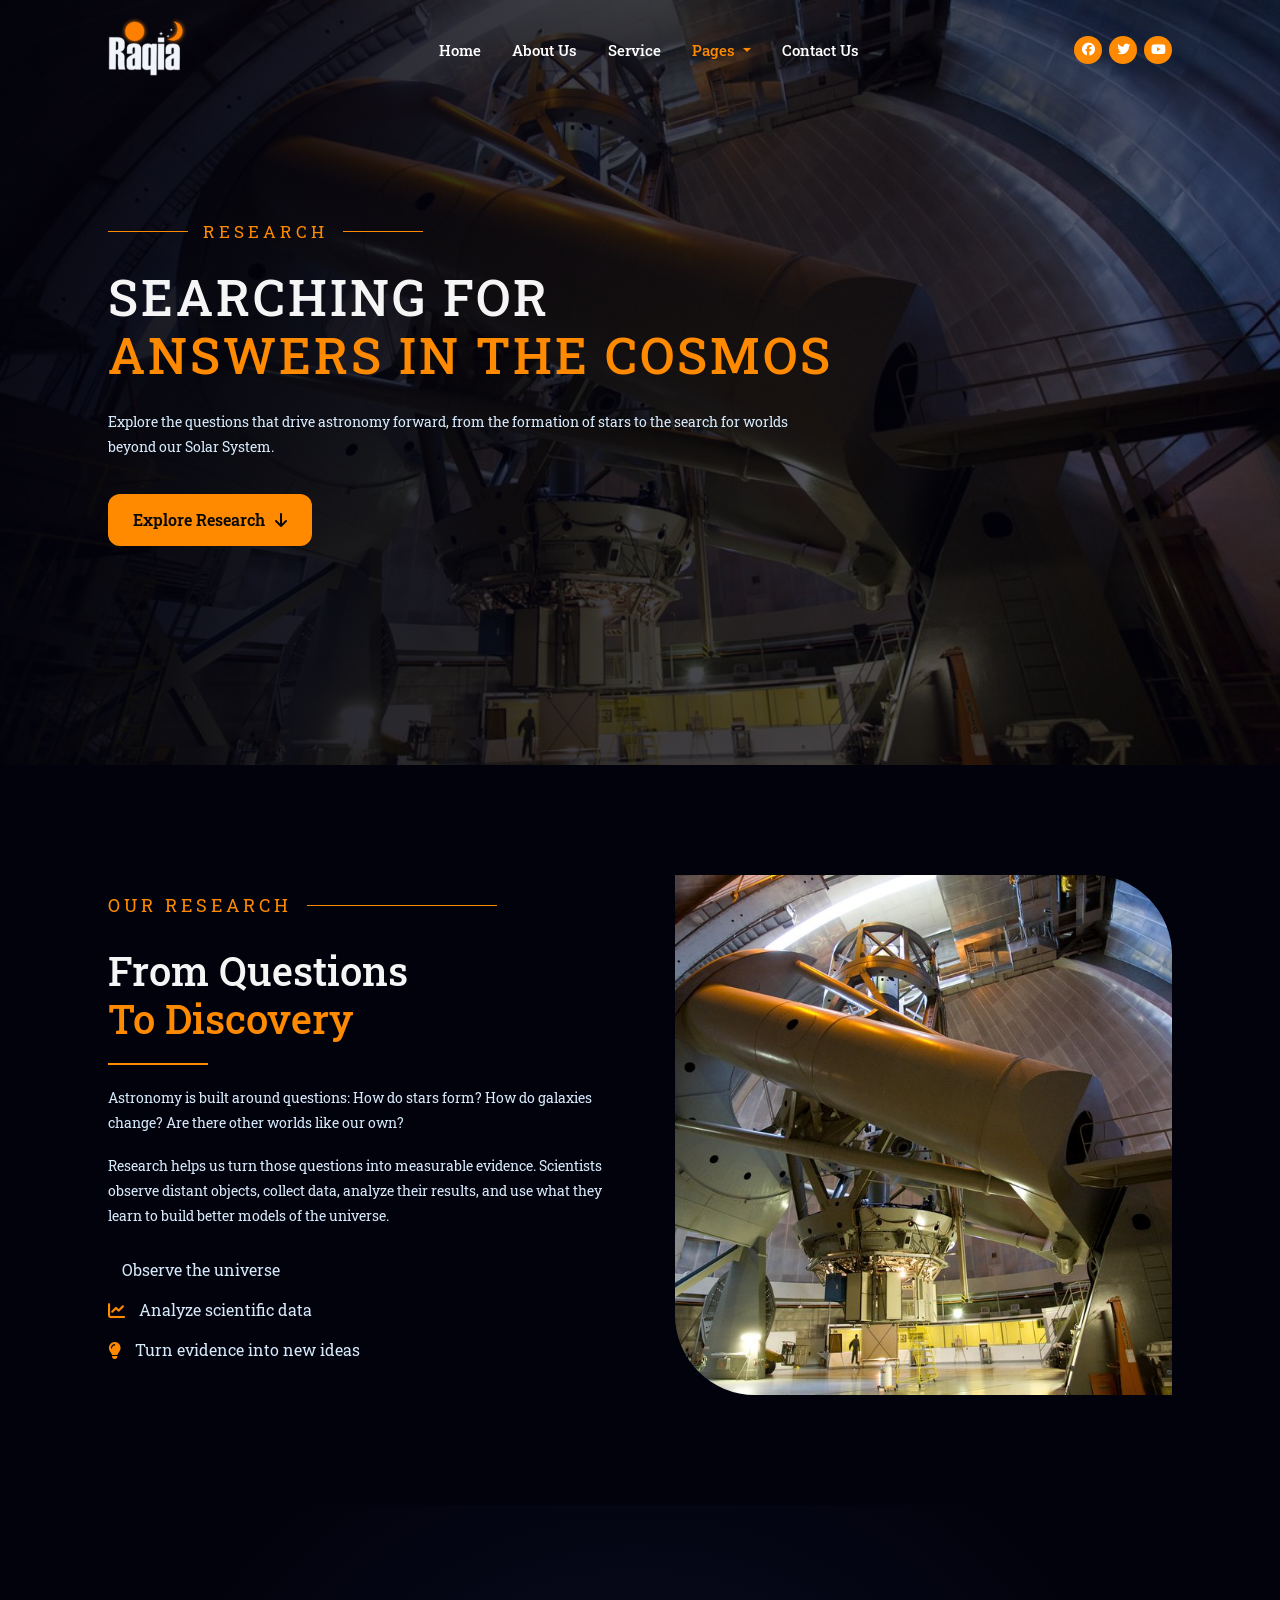
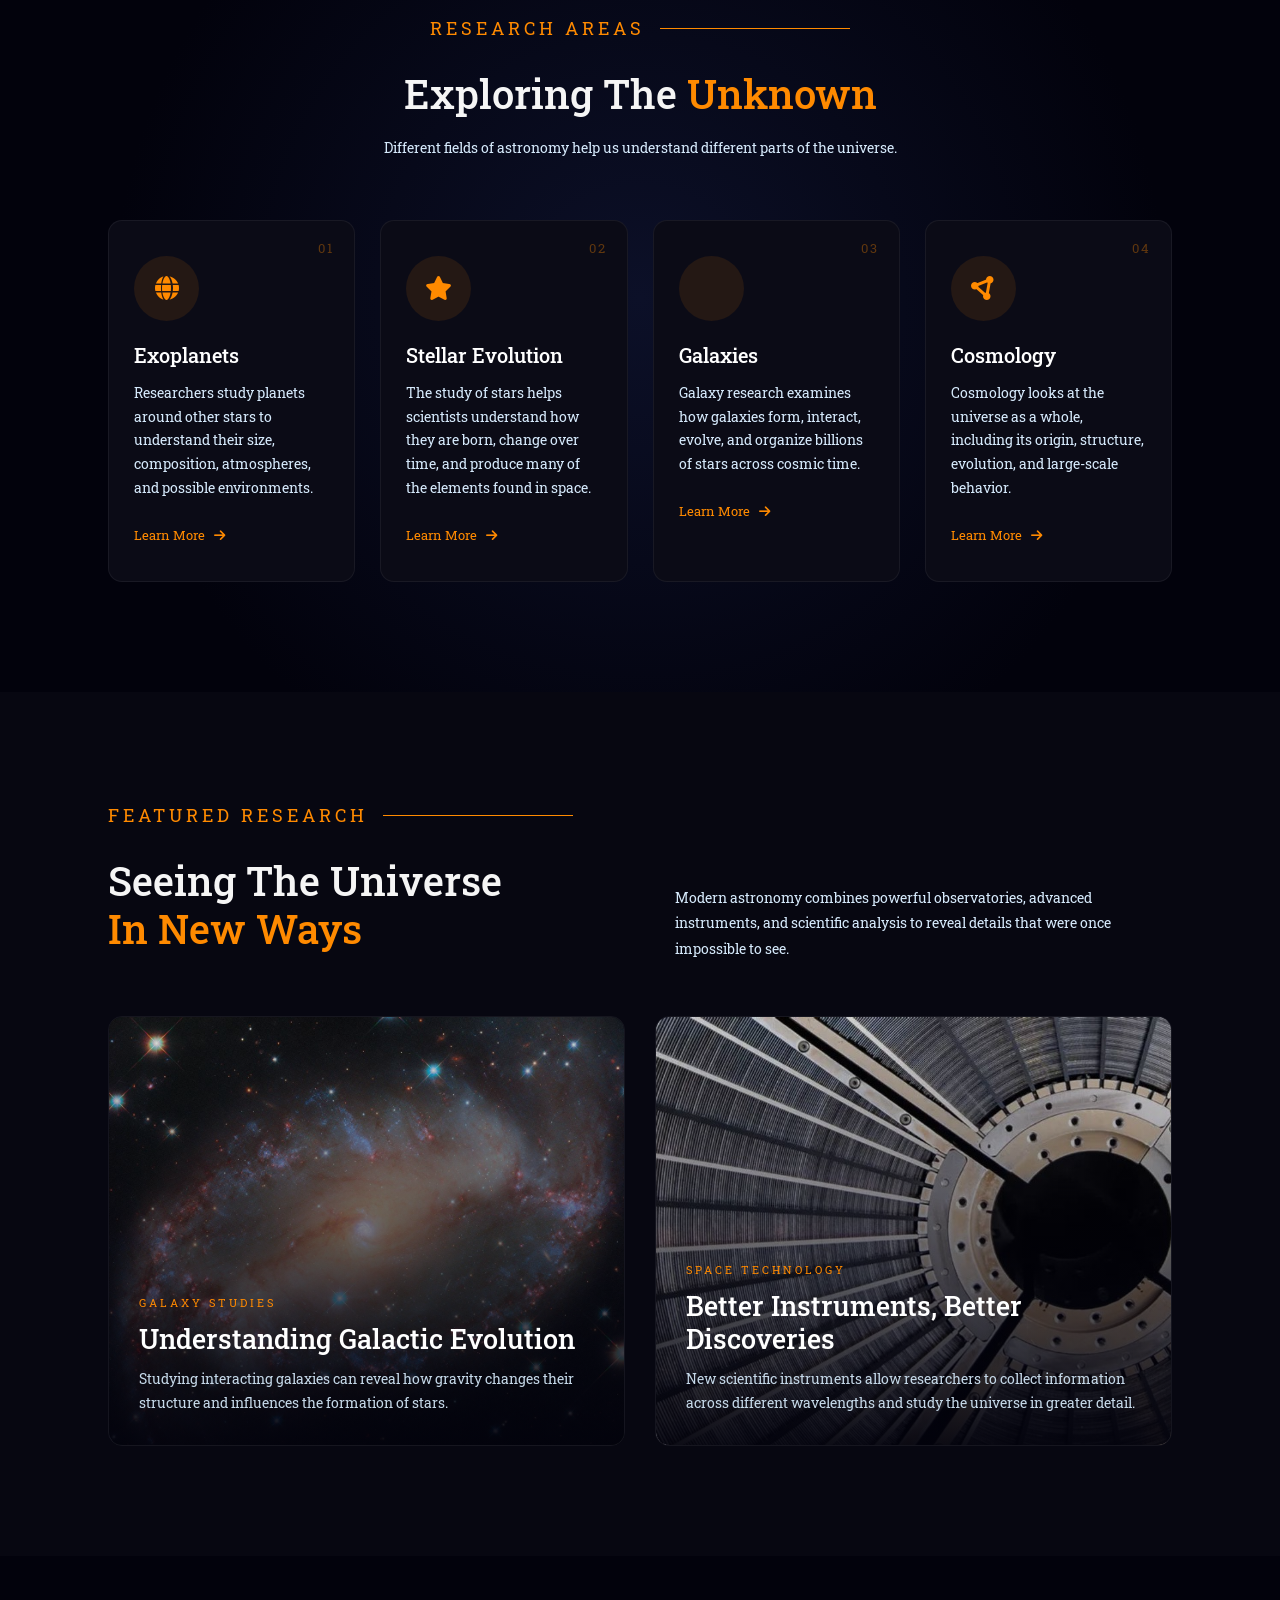
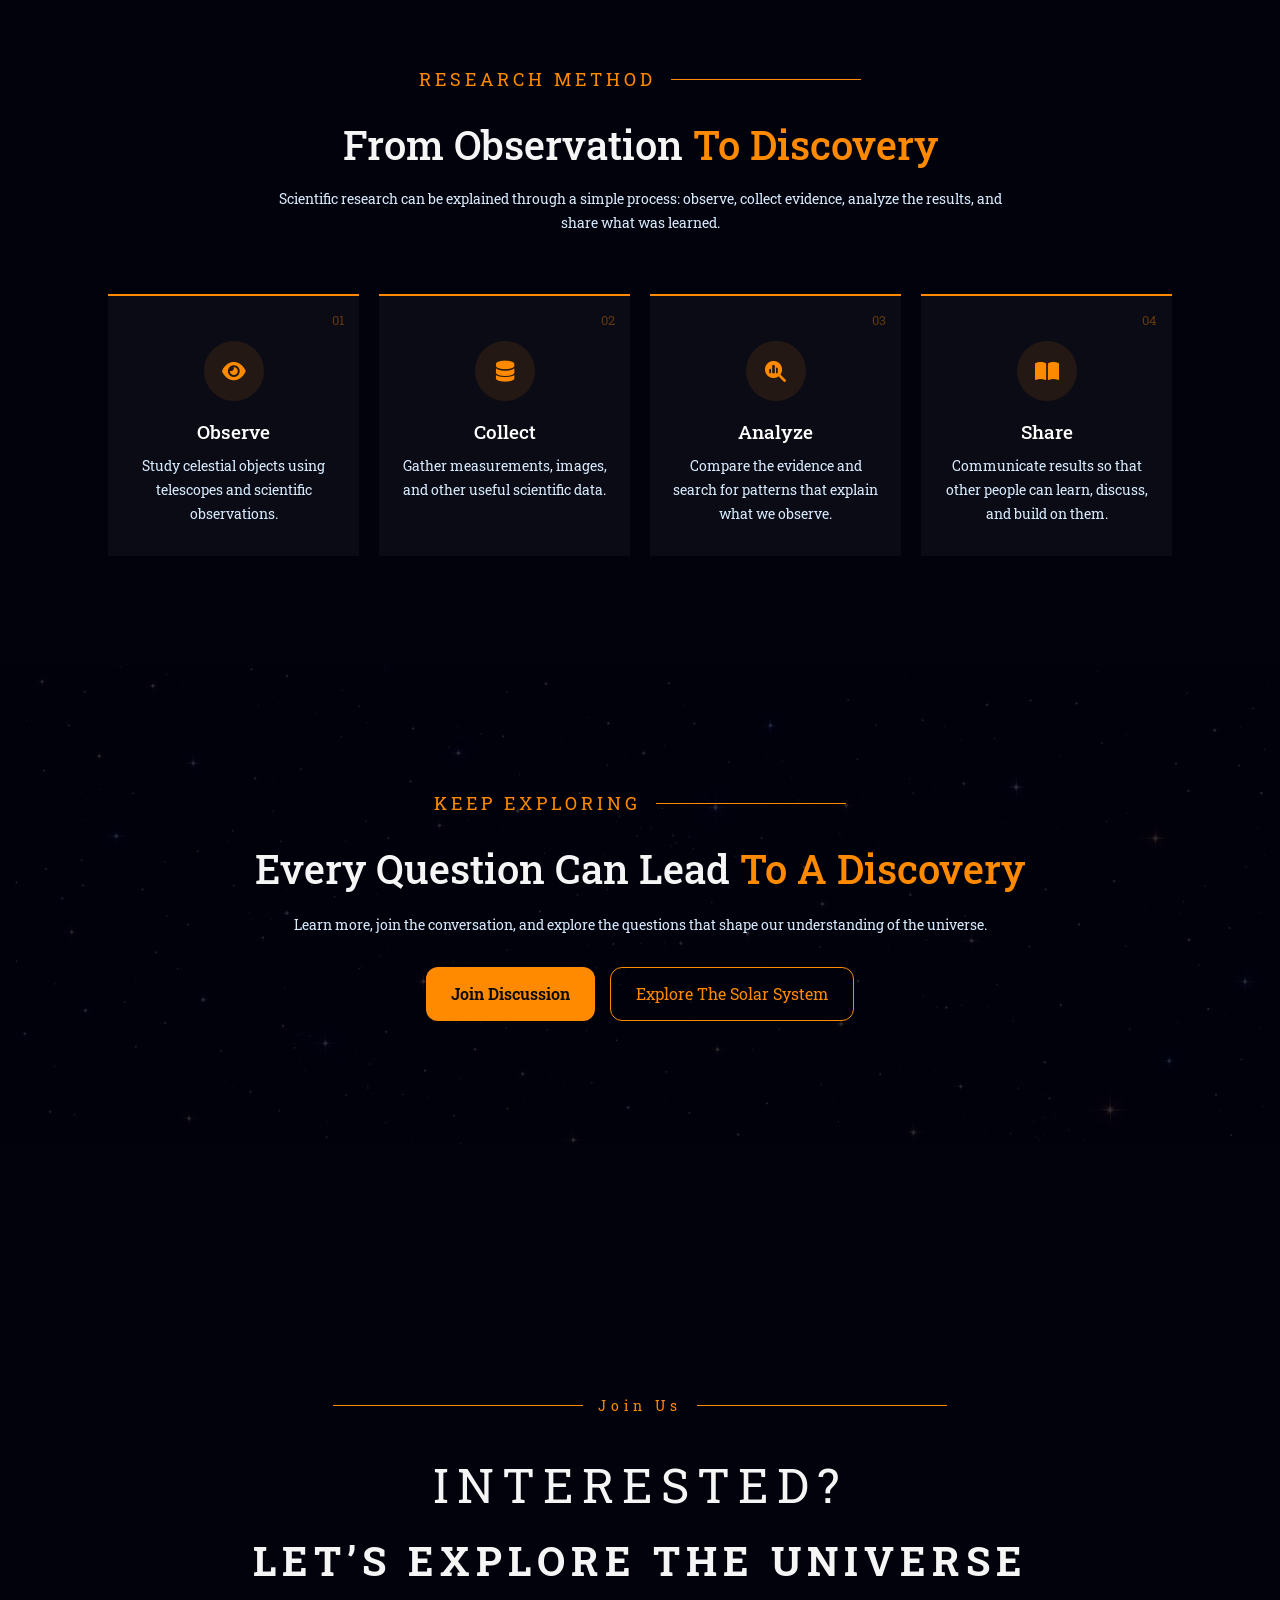
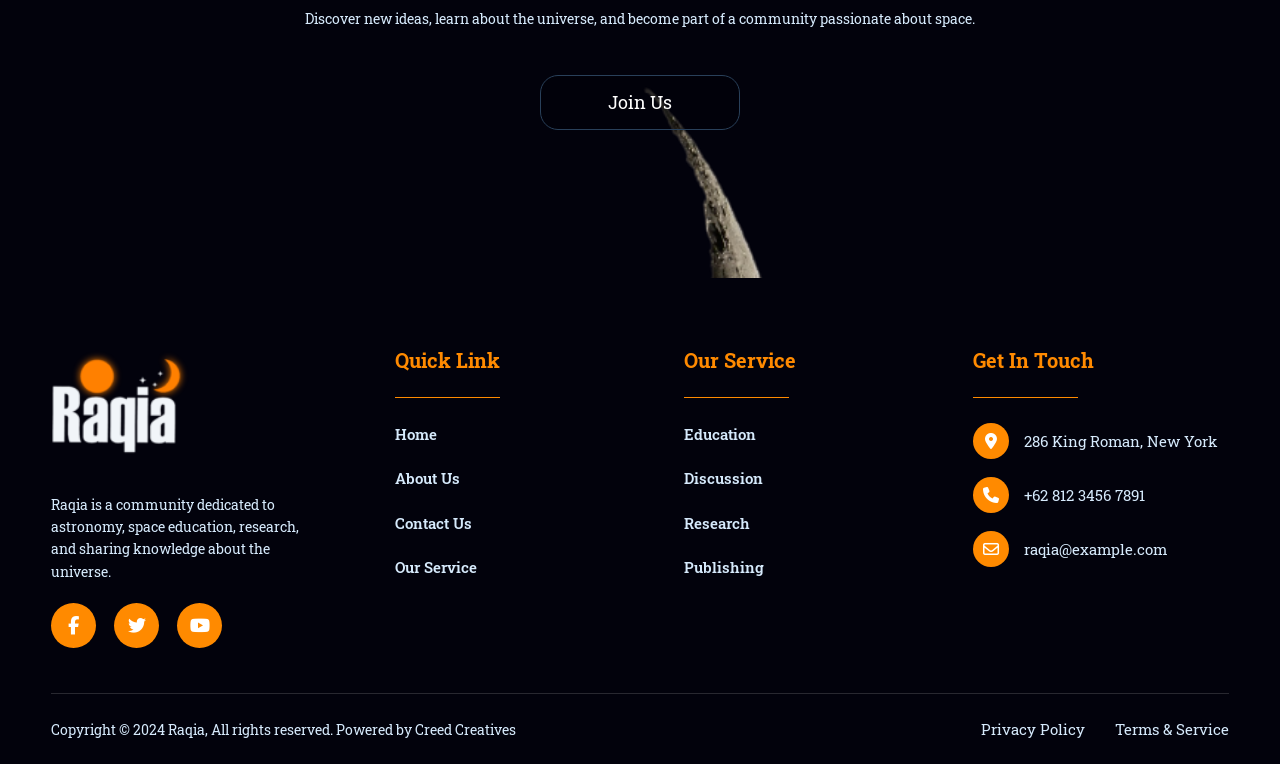
<file: research.html>
<!DOCTYPE html>
<html lang="en">

<head>

    <meta charset="UTF-8">

    <meta name="viewport"
          content="width=device-width, initial-scale=1.0">

    <title>Raqia - Research</title>


    <!-- Bootstrap -->

    <link
        href="https://cdn.jsdelivr.net/npm/bootstrap@5.3.3/dist/css/bootstrap.min.css"
        rel="stylesheet">


    <!-- Google Font -->

    <link rel="preconnect"
          href="https://fonts.googleapis.com">

    <link rel="preconnect"
          href="https://fonts.gstatic.com"
          crossorigin>

    <link
        href="https://fonts.googleapis.com/css2?family=Roboto+Slab:wght@400;500;600;700&display=swap"
        rel="stylesheet">


    <!-- Font Awesome -->

    <link
        rel="stylesheet"
        href="https://cdnjs.cloudflare.com/ajax/libs/font-awesome/6.5.2/css/all.min.css">


    <!-- Project CSS -->

    <link rel="stylesheet"
          href="assets/CSS/style.css">

    <link rel="stylesheet"
          href="assets/CSS/main-style.css">

    <link rel="stylesheet"
          href="assets/CSS/research.css">

</head>


<body>


<!-- =====================================================
     NAVBAR
===================================================== -->

<nav class="navbar navbar-expand-lg">

    <div class="container">


        <a href="index.html" class="logo">

            <img
                src="assets/images/Logo-e1708401673586.png"
                alt="Raqia">

        </a>


        <button
            class="navbar-toggler"
            type="button"
            data-bs-toggle="collapse"
            data-bs-target="#mainNav">

            <span class="navbar-toggler-icon"></span>

        </button>


        <div class="collapse navbar-collapse"
             id="mainNav">


            <ul class="navbar-nav mx-auto">


                <li class="nav-item">

                    <a class="nav-link"
                       href="index.html">

                        Home

                    </a>

                </li>


                <li class="nav-item">

                    <a class="nav-link"
                       href="about.html">

                        About Us

                    </a>

                </li>


                <li class="nav-item">

                    <a class="nav-link"
                       href="services.html">

                        Service

                    </a>

                </li>


                <li class="nav-item dropdown">

                    <a
                        class="nav-link dropdown-toggle active"
                        href="#"
                        role="button"
                        data-bs-toggle="dropdown">

                        Pages

                    </a>


                    <ul class="dropdown-menu">


                        <li>
                            <a
                                class="dropdown-item"
                                href="ourteam.html">

                                Team

                            </a>
                        </li>


                        <li>
                            <a
                                class="dropdown-item"
                                href="gallery.html">

                                Gallery

                            </a>
                        </li>


                        <li>
                            <a
                                class="dropdown-item"
                                href="membership.html">

                                MemberShip

                            </a>
                        </li>


                        <li>
                            <a
                                class="dropdown-item"
                                href="Blog.html">

                                Blog

                            </a>
                        </li>


                        <li>
                            <a
                                class="dropdown-item"
                                href="faq.html">

                                FAQ

                            </a>
                        </li>

                    </ul>

                </li>


                <li class="nav-item">

                    <a
                        class="nav-link"
                        href="contact.html">

                        Contact Us

                    </a>

                </li>

            </ul>


            <div class="social-icons">

                <a href="https://www.facebook.com/">
                    <i class="fa-brands fa-facebook"></i>
                </a>

                <a href="https://x.com/">
                    <i class="fa-brands fa-twitter"></i>
                </a>

                <a href="https://www.youtube.com/">
                    <i class="fa-brands fa-youtube"></i>
                </a>

            </div>


        </div>

    </div>

</nav>



<!-- =====================================================
     HERO
===================================================== -->

<section class="research-hero">

    <div class="research-hero-overlay"></div>


    <div class="container">


        <div class="research-hero-content">


            <div class="research-label">

                <span></span>

                RESEARCH

                <span></span>

            </div>


            <h1>

                SEARCHING FOR
                <span>ANSWERS IN THE COSMOS</span>

            </h1>


            <p>

                Explore the questions that drive astronomy forward,
                from the formation of stars to the search for worlds
                beyond our Solar System.

            </p>


            <a
                href="#research-areas"
                class="research-btn">

                Explore Research

                <i class="fa-solid fa-arrow-down"></i>

            </a>


        </div>

    </div>

</section>



<!-- =====================================================
     INTRO
===================================================== -->

<section class="research-intro">

    <div class="container">


        <div class="research-intro-grid">


            <div class="research-intro-content">


                <div class="section-label">

                    OUR RESEARCH

                    <span></span>

                </div>


                <h2>

                    From Questions
                    <span>To Discovery</span>

                </h2>


                <div class="orange-line"></div>


                <p>

                    Astronomy is built around questions:
                    How do stars form? How do galaxies change?
                    Are there other worlds like our own?

                </p>


                <p>

                    Research helps us turn those questions into
                    measurable evidence. Scientists observe distant
                    objects, collect data, analyze their results,
                    and use what they learn to build better models
                    of the universe.

                </p>


                <div class="research-points">


                    <div>

                        <i class="fa-solid fa-telescope"></i>

                        <span>
                            Observe the universe
                        </span>

                    </div>


                    <div>

                        <i class="fa-solid fa-chart-line"></i>

                        <span>
                            Analyze scientific data
                        </span>

                    </div>


                    <div>

                        <i class="fa-solid fa-lightbulb"></i>

                        <span>
                            Turn evidence into new ideas
                        </span>

                    </div>


                </div>

            </div>


            <div class="research-intro-image">

                <img
                    src="assets/images/research-observatory.jpg"
                    alt="Astronomical Observatory">

            </div>


        </div>

    </div>

</section>



<!-- =====================================================
     RESEARCH AREAS
===================================================== -->

<section class="research-areas"
         id="research-areas">


    <div class="container">


        <div class="research-areas-header">


            <div class="section-label">

                RESEARCH AREAS

                <span></span>

            </div>


            <h2>

                Exploring The
                <span>Unknown</span>

            </h2>


            <p>

                Different fields of astronomy help us understand
                different parts of the universe.

            </p>


        </div>



        <div class="research-area-grid">


            <!-- Card 1 -->

            <div class="research-area-card">


                <div class="research-area-icon">

                    <i class="fa-solid fa-globe"></i>

                </div>


                <span class="research-number">
                    01
                </span>


                <h3>

                    Exoplanets

                </h3>


                <p>

                    Researchers study planets around other stars
                    to understand their size, composition,
                    atmospheres, and possible environments.

                </p>


                <a href="#method">

                    Learn More
                    <i class="fa-solid fa-arrow-right"></i>

                </a>


            </div>



            <!-- Card 2 -->

            <div class="research-area-card">


                <div class="research-area-icon">

                    <i class="fa-solid fa-star"></i>

                </div>


                <span class="research-number">
                    02
                </span>


                <h3>

                    Stellar Evolution

                </h3>


                <p>

                    The study of stars helps scientists understand
                    how they are born, change over time, and
                    produce many of the elements found in space.

                </p>


                <a href="#method">

                    Learn More
                    <i class="fa-solid fa-arrow-right"></i>

                </a>


            </div>



            <!-- Card 3 -->

            <div class="research-area-card">


                <div class="research-area-icon">

                    <i class="fa-solid fa-galaxy"></i>

                </div>


                <span class="research-number">
                    03
                </span>


                <h3>

                    Galaxies

                </h3>


                <p>

                    Galaxy research examines how galaxies form,
                    interact, evolve, and organize billions
                    of stars across cosmic time.

                </p>


                <a href="#method">

                    Learn More
                    <i class="fa-solid fa-arrow-right"></i>

                </a>


            </div>



            <!-- Card 4 -->

            <div class="research-area-card">


                <div class="research-area-icon">

                    <i class="fa-solid fa-circle-nodes"></i>

                </div>


                <span class="research-number">
                    04
                </span>


                <h3>

                    Cosmology

                </h3>


                <p>

                    Cosmology looks at the universe as a whole,
                    including its origin, structure, evolution,
                    and large-scale behavior.

                </p>


                <a href="#method">

                    Learn More
                    <i class="fa-solid fa-arrow-right"></i>

                </a>


            </div>

        </div>

    </div>

</section>



<!-- =====================================================
     FEATURED RESEARCH
===================================================== -->

<section class="featured-research">


    <div class="container">


        <div class="featured-header">


            <div>

                <div class="section-label">

                    FEATURED RESEARCH

                    <span></span>

                </div>


                <h2>

                    Seeing The Universe
                    <span>In New Ways</span>

                </h2>

            </div>


            <p>

                Modern astronomy combines powerful observatories,
                advanced instruments, and scientific analysis to
                reveal details that were once impossible to see.

            </p>

        </div>



        <div class="featured-grid">


            <!-- Featured 1 -->

            <div class="featured-card">


                <img
                    src="assets/images/research-galaxy.jpg"
                    alt="Galaxy Research">


                <div class="featured-content">


                    <span>
                        GALAXY STUDIES
                    </span>


                    <h3>

                        Understanding
                        Galactic Evolution

                    </h3>


                    <p>

                        Studying interacting galaxies can reveal
                        how gravity changes their structure and
                        influences the formation of stars.

                    </p>


                </div>

            </div>



            <!-- Featured 2 -->

            <div class="featured-card">


                <img
                    src="assets/images/research-instrument.jpg"
                    alt="Space Instrument">


                <div class="featured-content">


                    <span>
                        SPACE TECHNOLOGY
                    </span>


                    <h3>

                        Better Instruments,
                        Better Discoveries

                    </h3>


                    <p>

                        New scientific instruments allow researchers
                        to collect information across different
                        wavelengths and study the universe in greater detail.

                    </p>


                </div>

            </div>


        </div>

    </div>

</section>



<!-- =====================================================
     RESEARCH METHOD
===================================================== -->

<section class="research-method"
         id="method">


    <div class="container">


        <div class="method-header">


            <div class="section-label">

                RESEARCH METHOD

                <span></span>

            </div>


            <h2>

                From Observation
                <span>To Discovery</span>

            </h2>


            <p>

                Scientific research can be explained through
                a simple process: observe, collect evidence,
                analyze the results, and share what was learned.

            </p>


        </div>



        <div class="method-grid">


            <div class="method-step">

                <span class="method-number">
                    01
                </span>


                <div class="method-icon">

                    <i class="fa-solid fa-eye"></i>

                </div>


                <h3>
                    Observe
                </h3>


                <p>

                    Study celestial objects using telescopes
                    and scientific observations.

                </p>

            </div>



            <div class="method-step">

                <span class="method-number">
                    02
                </span>


                <div class="method-icon">

                    <i class="fa-solid fa-database"></i>

                </div>


                <h3>
                    Collect
                </h3>


                <p>

                    Gather measurements, images, and other
                    useful scientific data.

                </p>

            </div>



            <div class="method-step">

                <span class="method-number">
                    03
                </span>


                <div class="method-icon">

                    <i class="fa-solid fa-magnifying-glass-chart"></i>

                </div>


                <h3>
                    Analyze
                </h3>


                <p>

                    Compare the evidence and search for
                    patterns that explain what we observe.

                </p>

            </div>



            <div class="method-step">

                <span class="method-number">
                    04
                </span>


                <div class="method-icon">

                    <i class="fa-solid fa-book-open"></i>

                </div>


                <h3>
                    Share
                </h3>


                <p>

                    Communicate results so that other people
                    can learn, discuss, and build on them.

                </p>

            </div>

        </div>

    </div>

</section>



<!-- =====================================================
     RESEARCH CTA
===================================================== -->

<section class="research-cta">


    <div class="research-cta-overlay"></div>


    <div class="container">


        <div class="research-cta-content">


            <div class="section-label">

                KEEP EXPLORING

                <span></span>

            </div>


            <h2>

                Every Question Can Lead
                <span>To A Discovery</span>

            </h2>


            <p>

                Learn more, join the conversation,
                and explore the questions that shape
                our understanding of the universe.

            </p>


            <div class="research-buttons">


                <a
                    href="discussion.html"
                    class="research-btn">

                    Join Discussion

                </a>


                <a
                    href="gallery.html#solar-system"
                    class="research-outline-btn">

                    Explore The Solar System

                </a>


            </div>

        </div>

    </div>

</section>



<!-- =====================================================
     JOIN US
===================================================== -->

<section class="join-section">

    <div class="join-moon"></div>


    <div class="join-content">


        <div class="join-label">

            <span></span>

            <p>
                Join Us
            </p>

            <span></span>

        </div>


        <h3>
            INTERESTED?
        </h3>


        <h2>
            LET’S EXPLORE THE UNIVERSE
        </h2>


        <p class="join-description">

            Discover new ideas, learn about the universe,
            and become part of a community passionate about space.

        </p>


        <a
            href="about.html#Contact-form"
            class="join-btn">

            Join Us

        </a>


    </div>

</section>



<!-- =====================================================
     FOOTER
===================================================== -->

<footer class="footer">


    <div class="footer-container">


        <div class="footer-about footer-item">


            <img
                src="assets/images/Logo-e1708401673586.png"
                alt="Raqia">


            <p>

                Raqia is a community dedicated to astronomy,
                space education, research, and sharing knowledge
                about the universe.

            </p>


            <div class="footer-social">

                <a href="https://www.facebook.com/">

                    <i class="fa-brands fa-facebook-f"></i>

                </a>


                <a href="https://x.com/">

                    <i class="fa-brands fa-twitter"></i>

                </a>


                <a href="https://www.youtube.com/">

                    <i class="fa-brands fa-youtube"></i>

                </a>

            </div>

        </div>



        <div class="footer-links footer-item">


            <h3>
                Quick Link
            </h3>


            <span class="footer-line"></span>


            <a href="index.html">
                Home
            </a>


            <a href="about.html">
                About Us
            </a>


            <a href="contact.html">
                Contact Us
            </a>


            <a href="services.html">
                Our Service
            </a>

        </div>



        <div class="footer-links footer-item">


            <h3>
                Our Service
            </h3>


            <span class="footer-line"></span>


            <a href="education.html">
                Education
            </a>


            <a href="discussion.html">
                Discussion
            </a>


            <a href="research.html">
                Research
            </a>


            <a href="publishing.html">
                Publishing
            </a>

        </div>



        <div class="footer-contact footer-item">


            <h3>
                Get In Touch
            </h3>


            <span class="footer-line"></span>


            <div class="contact-item">

                <div class="contact-icon">

                    <i class="fa-solid fa-location-dot"></i>

                </div>

                <span>
                    286 King Roman, New York
                </span>

            </div>


            <div class="contact-item">

                <div class="contact-icon">

                    <i class="fa-solid fa-phone"></i>

                </div>

                <span>
                    +62 812 3456 7891
                </span>

            </div>


            <div class="contact-item">

                <div class="contact-icon">

                    <i class="fa-regular fa-envelope"></i>

                </div>

                <span>
                    raqia@example.com
                </span>

            </div>

        </div>

    </div>



    <div class="footer-bottom">


        <p>

            Copyright © 2024 Raqia, All rights reserved.
            Powered by Creed Creatives

        </p>


        <div>

            <a href="privacy.html">
                Privacy Policy
            </a>


            <a href="terms.html">
                Terms &amp; Service
            </a>

        </div>

    </div>


</footer>



<script
    src="https://cdn.jsdelivr.net/npm/bootstrap@5.3.3/dist/js/bootstrap.bundle.min.js">
</script>


<script src="assets/JS/script.js"></script>

<script src="assets/JS/research.js"></script>


</body>

</html>
</file>
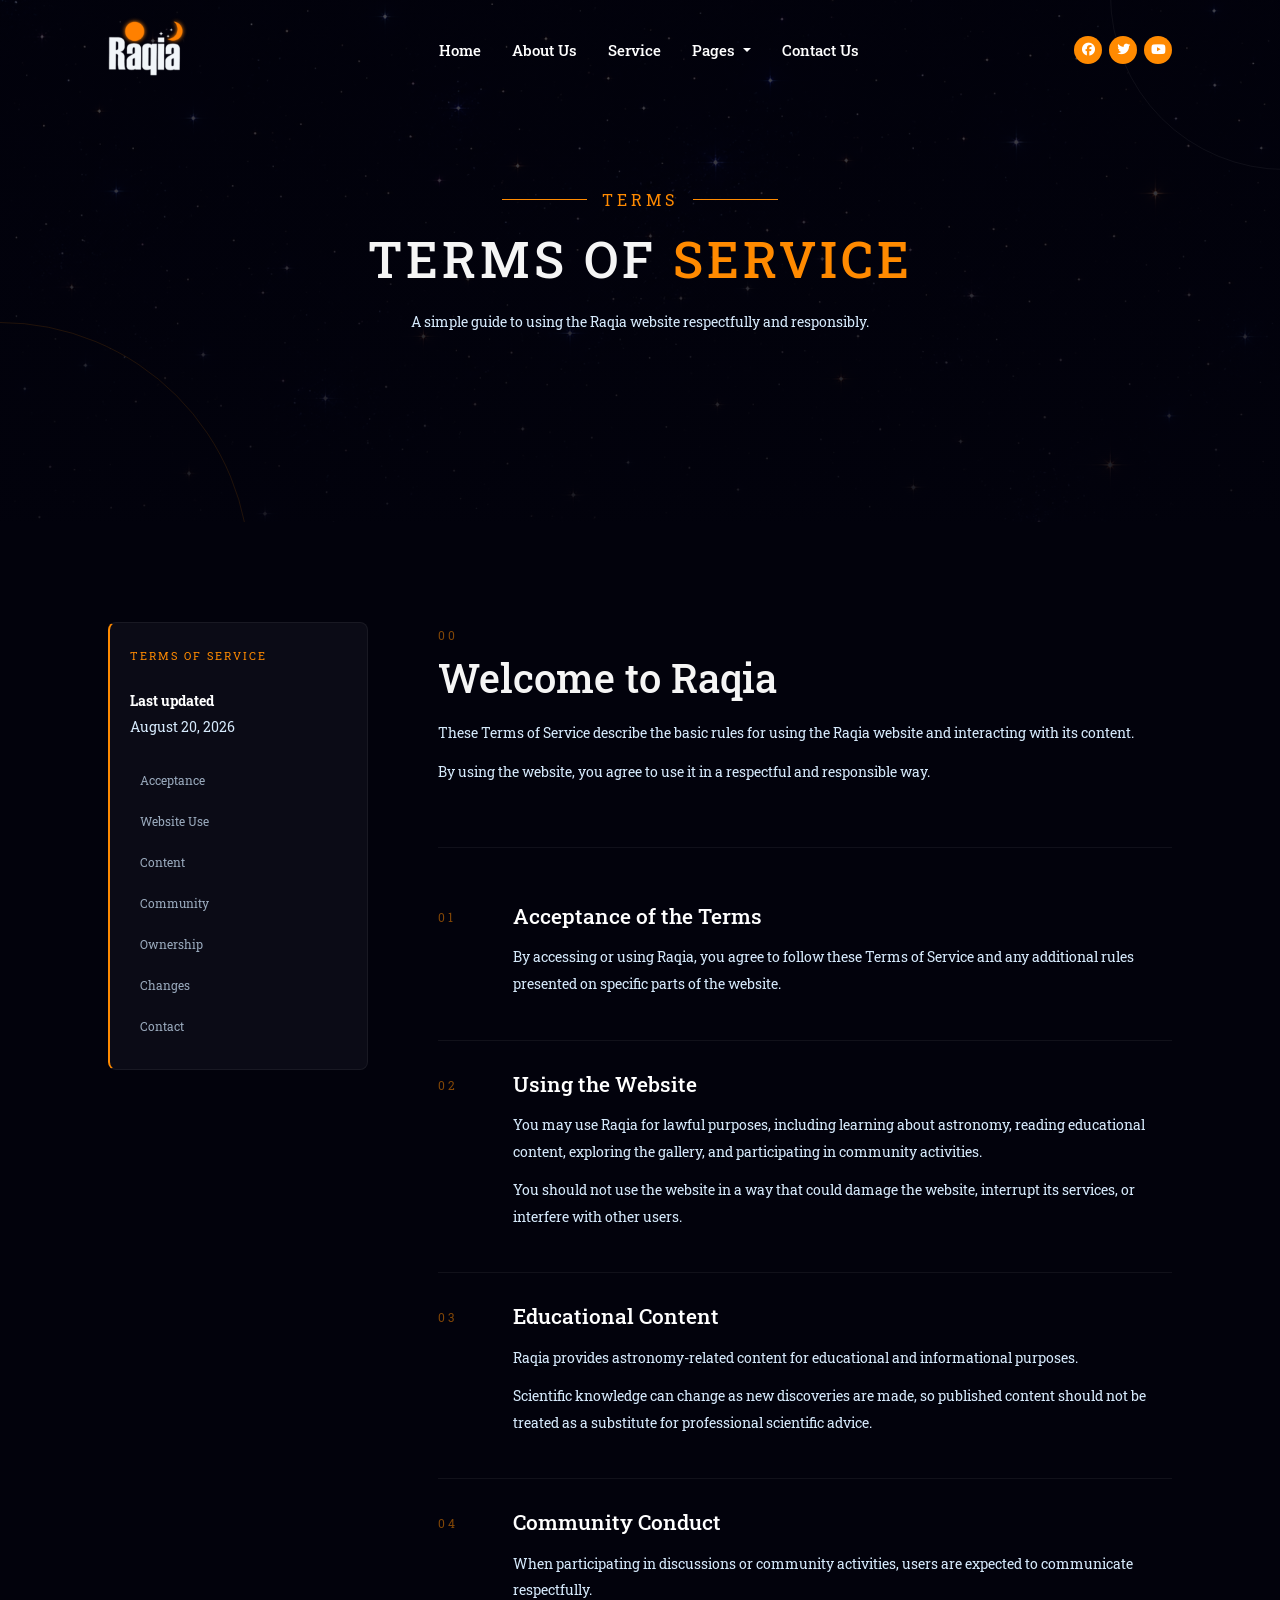
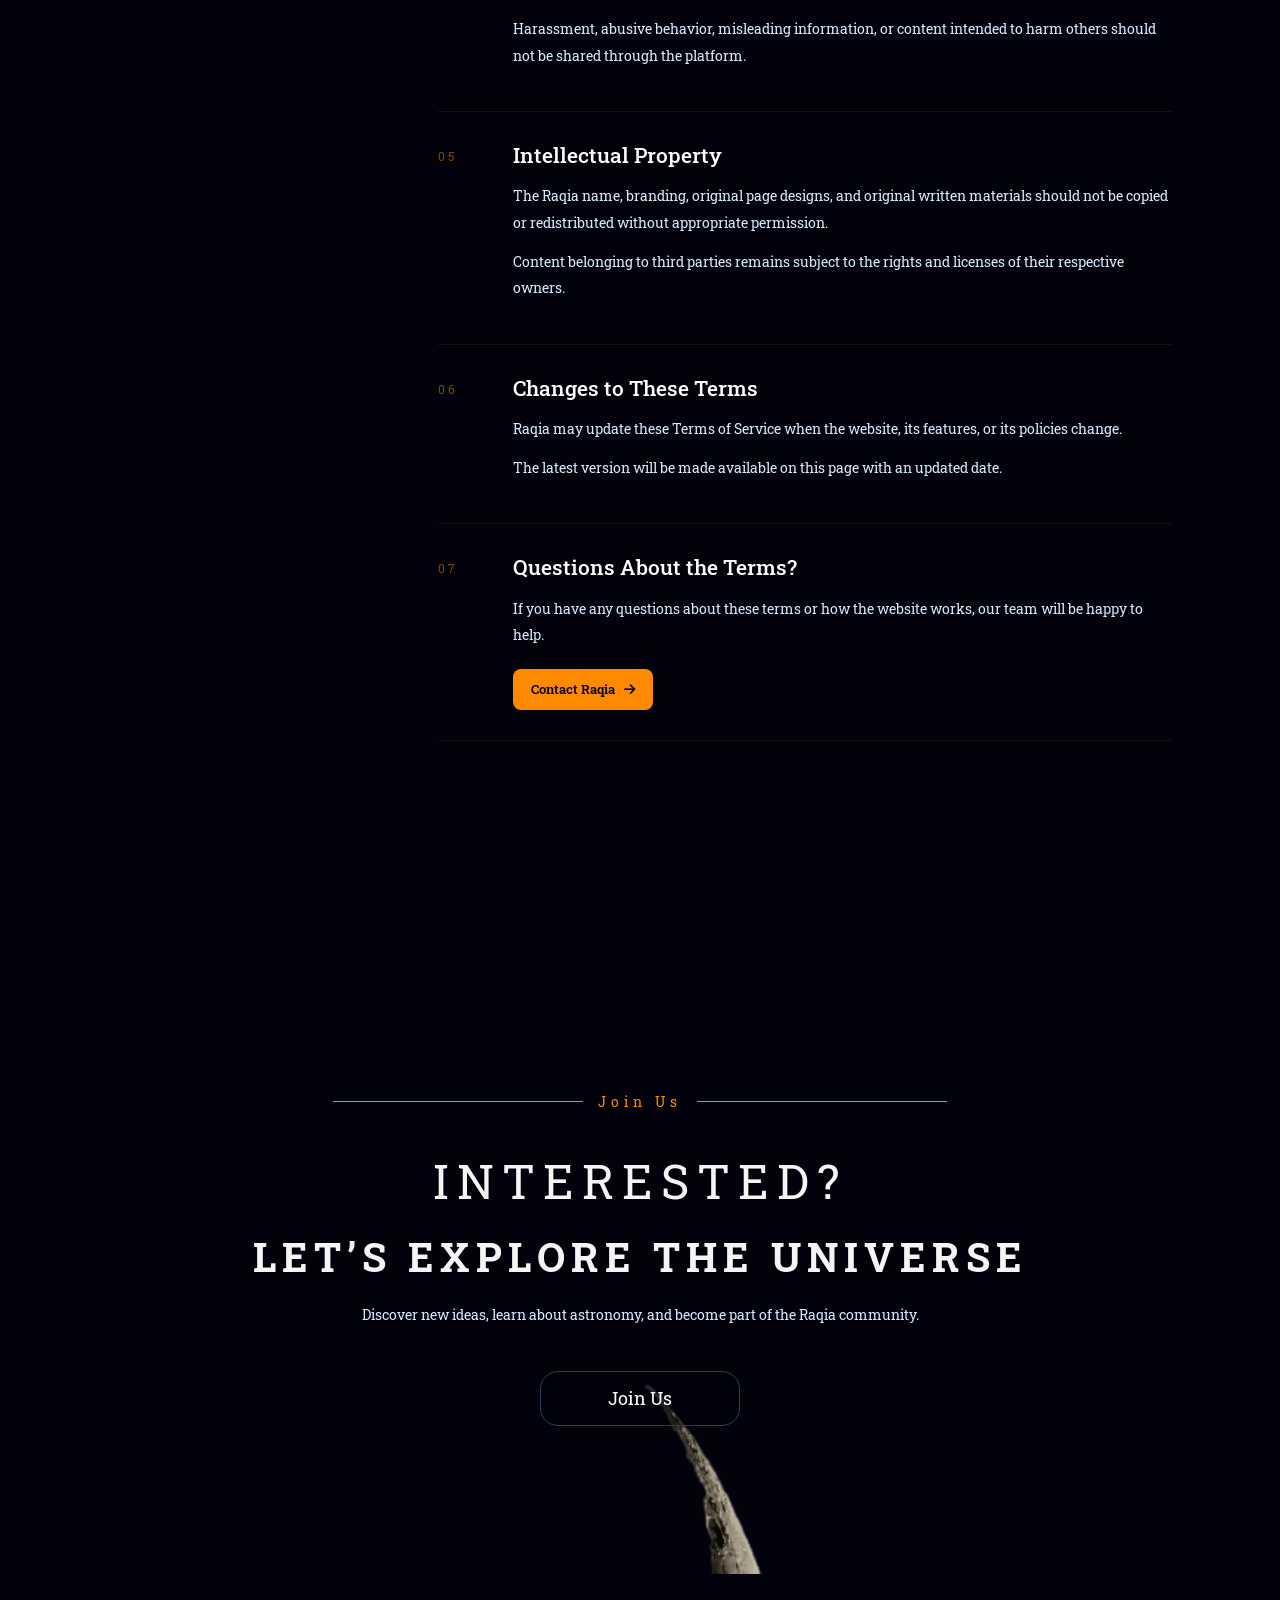
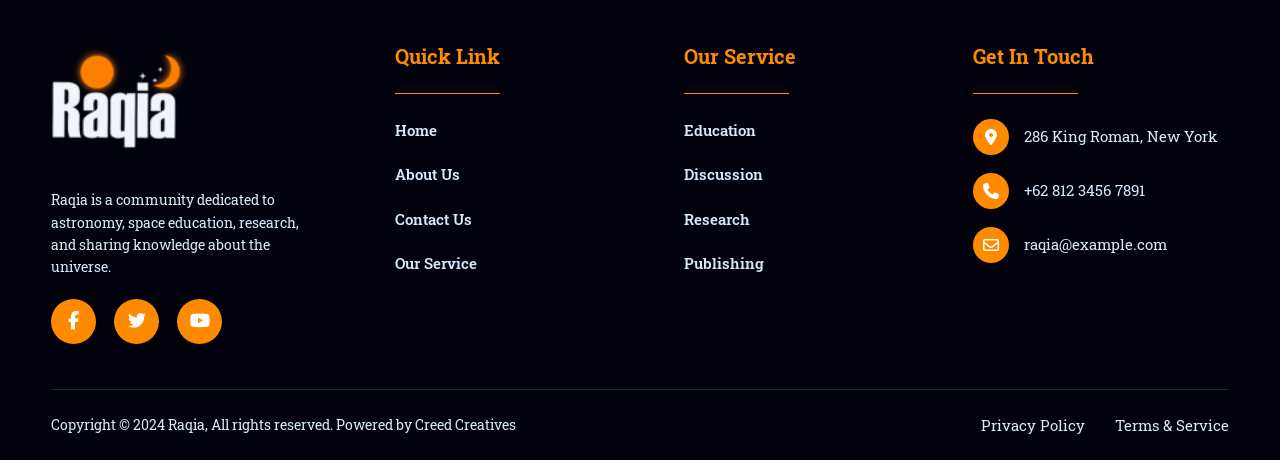
<file: terms.html>
<!DOCTYPE html>
<html lang="en">

<head>

    <meta charset="UTF-8">

    <meta name="viewport"
          content="width=device-width, initial-scale=1.0">

    <title>Raqia - Terms of Service</title>

    <!-- Bootstrap -->
    <link
        href="https://cdn.jsdelivr.net/npm/bootstrap@5.3.3/dist/css/bootstrap.min.css"
        rel="stylesheet">

    <!-- Font -->
    <link rel="preconnect"
          href="https://fonts.googleapis.com">

    <link rel="preconnect"
          href="https://fonts.gstatic.com"
          crossorigin>

    <link
        href="https://fonts.googleapis.com/css2?family=Roboto+Slab:wght@400;500;600;700&display=swap"
        rel="stylesheet">

    <!-- Font Awesome -->
    <link
        rel="stylesheet"
        href="https://cdnjs.cloudflare.com/ajax/libs/font-awesome/6.5.2/css/all.min.css">

    <!-- Project CSS -->
    <link rel="stylesheet"
          href="assets/CSS/style.css">

    <link rel="stylesheet"
          href="assets/CSS/main-style.css">

    <link rel="stylesheet"
          href="assets/CSS/legal.css">

</head>


<body>


<!-- navbar -->

<nav class="navbar navbar-expand-lg">

    <div class="container">

        <a href="index.html" class="logo">

            <img
                src="assets/images/Logo-e1708401673586.png"
                alt="Raqia">

        </a>


        <button
            class="navbar-toggler"
            type="button"
            data-bs-toggle="collapse"
            data-bs-target="#mainNav">

            <span class="navbar-toggler-icon"></span>

        </button>


        <div class="collapse navbar-collapse"
             id="mainNav">

            <ul class="navbar-nav mx-auto">

                <li class="nav-item">
                    <a class="nav-link"
                       href="index.html">
                        Home
                    </a>
                </li>

                <li class="nav-item">
                    <a class="nav-link"
                       href="about.html">
                        About Us
                    </a>
                </li>

                <li class="nav-item">
                    <a class="nav-link"
                       href="services.html">
                        Service
                    </a>
                </li>

                <li class="nav-item dropdown">

                    <a
                        class="nav-link dropdown-toggle"
                        href="#"
                        role="button"
                        data-bs-toggle="dropdown">

                        Pages

                    </a>

                    <ul class="dropdown-menu">

                        <li>
                            <a class="dropdown-item"
                               href="ourteam.html">
                                Team
                            </a>
                        </li>

                        <li>
                            <a class="dropdown-item"
                               href="gallery.html">
                                Gallery
                            </a>
                        </li>

                        <li>
                            <a class="dropdown-item"
                               href="membership.html">
                                MemberShip
                            </a>
                        </li>

                        <li>
                            <a class="dropdown-item"
                               href="Blog.html">
                                Blog
                            </a>
                        </li>

                        <li>
                            <a class="dropdown-item"
                               href="faq.html">
                                FAQ
                            </a>
                        </li>

                    </ul>

                </li>

                <li class="nav-item">
                    <a class="nav-link"
                       href="contact.html">
                        Contact Us
                    </a>
                </li>

            </ul>


            <div class="social-icons">

                <a href="https://www.facebook.com/">
                    <i class="fa-brands fa-facebook"></i>
                </a>

                <a href="https://x.com/">
                    <i class="fa-brands fa-twitter"></i>
                </a>

                <a href="https://www.youtube.com/">
                    <i class="fa-brands fa-youtube"></i>
                </a>

            </div>

        </div>

    </div>

</nav>



<!-- hero -->

<section class="legal-hero terms-hero">

    <div class="container">

        <div class="legal-hero-content">

            <div class="legal-label">

                <span></span>

                TERMS

                <span></span>

            </div>


            <h1>

                TERMS OF
                <span>SERVICE</span>

            </h1>


            <p>

                A simple guide to using the Raqia website
                respectfully and responsibly.

            </p>

        </div>

    </div>

</section>





<section class="legal-section">

    <div class="container">

        <div class="legal-layout">


            <!-- Sidebar -->

            <aside class="legal-sidebar">

                <div class="legal-sidebar-box">

                    <span>
                        TERMS OF SERVICE
                    </span>

                    <strong>
                        Last updated
                    </strong>

                    <p>
                        August 20, 2026
                    </p>


                    <div class="legal-links">

                        <a href="#acceptance">
                            Acceptance
                        </a>

                        <a href="#website">
                            Website Use
                        </a>

                        <a href="#content">
                            Content
                        </a>

                        <a href="#community">
                            Community
                        </a>

                        <a href="#ownership">
                            Ownership
                        </a>

                        <a href="#changes">
                            Changes
                        </a>

                        <a href="#contact">
                            Contact
                        </a>

                    </div>

                </div>

            </aside>



            <!-- Main -->

            <div class="legal-content">


                <div class="legal-intro">

                    <span class="legal-number">
                        00
                    </span>

                    <h2>
                        Welcome to Raqia
                    </h2>

                    <p>
                        These Terms of Service describe the basic rules
                        for using the Raqia website and interacting with
                        its content.
                    </p>

                    <p>
                        By using the website, you agree to use it in a
                        respectful and responsible way.
                    </p>

                </div>



                <!-- 01 -->

                <article class="legal-card"
                         id="acceptance">

                    <span class="legal-number">
                        01
                    </span>

                    <div>

                        <h3>
                            Acceptance of the Terms
                        </h3>

                        <p>
                            By accessing or using Raqia, you agree to
                            follow these Terms of Service and any
                            additional rules presented on specific
                            parts of the website.
                        </p>

                    </div>

                </article>



                <!-- 02 -->

                <article class="legal-card"
                         id="website">

                    <span class="legal-number">
                        02
                    </span>

                    <div>

                        <h3>
                            Using the Website
                        </h3>

                        <p>
                            You may use Raqia for lawful purposes,
                            including learning about astronomy,
                            reading educational content, exploring
                            the gallery, and participating in
                            community activities.
                        </p>

                        <p>
                            You should not use the website in a way
                            that could damage the website, interrupt
                            its services, or interfere with other users.
                        </p>

                    </div>

                </article>



                <!-- 03 -->

                <article class="legal-card"
                         id="content">

                    <span class="legal-number">
                        03
                    </span>

                    <div>

                        <h3>
                            Educational Content
                        </h3>

                        <p>
                            Raqia provides astronomy-related content
                            for educational and informational purposes.
                        </p>

                        <p>
                            Scientific knowledge can change as new
                            discoveries are made, so published content
                            should not be treated as a substitute for
                            professional scientific advice.
                        </p>

                    </div>

                </article>



                <!-- 04 -->

                <article class="legal-card"
                         id="community">

                    <span class="legal-number">
                        04
                    </span>

                    <div>

                        <h3>
                            Community Conduct
                        </h3>

                        <p>
                            When participating in discussions or
                            community activities, users are expected
                            to communicate respectfully.
                        </p>

                        <p>
                            Harassment, abusive behavior, misleading
                            information, or content intended to harm
                            others should not be shared through the platform.
                        </p>

                    </div>

                </article>



                <!-- 05 -->

                <article class="legal-card"
                         id="ownership">

                    <span class="legal-number">
                        05
                    </span>

                    <div>

                        <h3>
                            Intellectual Property
                        </h3>

                        <p>
                            The Raqia name, branding, original page
                            designs, and original written materials
                            should not be copied or redistributed
                            without appropriate permission.
                        </p>

                        <p>
                            Content belonging to third parties remains
                            subject to the rights and licenses of
                            their respective owners.
                        </p>

                    </div>

                </article>



                <!-- 06 -->

                <article class="legal-card"
                         id="changes">

                    <span class="legal-number">
                        06
                    </span>

                    <div>

                        <h3>
                            Changes to These Terms
                        </h3>

                        <p>
                            Raqia may update these Terms of Service when
                            the website, its features, or its policies change.
                        </p>

                        <p>
                            The latest version will be made available on
                            this page with an updated date.
                        </p>

                    </div>

                </article>



                <!-- 07 -->

                <article class="legal-card"
                         id="contact">

                    <span class="legal-number">
                        07
                    </span>

                    <div>

                        <h3>
                            Questions About the Terms?
                        </h3>

                        <p>
                            If you have any questions about these terms
                            or how the website works, our team will be
                            happy to help.
                        </p>

                        <a href="contact.html"
                           class="legal-button">

                            Contact Raqia

                            <i class="fa-solid fa-arrow-right"></i>

                        </a>

                    </div>

                </article>


            </div>

        </div>

    </div>

</section>

<button id="backToTop" class="back-to-top">
    <i class="fa-solid fa-arrow-up"></i>
</button>



<!-- join us -->

<section class="join-section">

    <div class="join-moon"></div>

    <div class="join-content">

        <div class="join-label">

            <span></span>

            <p>Join Us</p>

            <span></span>

        </div>

        <h3>
            INTERESTED?
        </h3>

        <h2>
            LET’S EXPLORE THE UNIVERSE
        </h2>

        <p class="join-description">
            Discover new ideas, learn about astronomy,
            and become part of the Raqia community.
        </p>

        <a href="about.html#Contact-form"
           class="join-btn">

            Join Us

        </a>

    </div>

</section>



<!-- footer -->

<footer class="footer">

    <div class="footer-container">

        <div class="footer-about footer-item">

            <img
                src="assets/images/Logo-e1708401673586.png"
                alt="Raqia">

            <p>
                Raqia is a community dedicated to astronomy,
                space education, research, and sharing knowledge
                about the universe.
            </p>

            <div class="footer-social">

                <a href="https://www.facebook.com/">
                    <i class="fa-brands fa-facebook-f"></i>
                </a>

                <a href="https://x.com/">
                    <i class="fa-brands fa-twitter"></i>
                </a>

                <a href="https://www.youtube.com/">
                    <i class="fa-brands fa-youtube"></i>
                </a>

            </div>

        </div>


        <div class="footer-links footer-item">

            <h3>Quick Link</h3>

            <span class="footer-line"></span>

            <a href="index.html">Home</a>
            <a href="about.html">About Us</a>
            <a href="contact.html">Contact Us</a>
            <a href="services.html">Our Service</a>

        </div>


        <div class="footer-links footer-item">

            <h3>Our Service</h3>

            <span class="footer-line"></span>

            <a href="education.html">Education</a>
            <a href="discussion.html">Discussion</a>
            <a href="research.html">Research</a>
            <a href="publishing.html">Publishing</a>

        </div>


        <div class="footer-contact footer-item">

            <h3>Get In Touch</h3>

            <span class="footer-line"></span>

            <div class="contact-item">

                <div class="contact-icon">
                    <i class="fa-solid fa-location-dot"></i>
                </div>

                <span>
                    286 King Roman, New York
                </span>

            </div>


            <div class="contact-item">

                <div class="contact-icon">
                    <i class="fa-solid fa-phone"></i>
                </div>

                <span>
                    +62 812 3456 7891
                </span>

            </div>


            <div class="contact-item">

                <div class="contact-icon">
                    <i class="fa-regular fa-envelope"></i>
                </div>

                <span>
                    raqia@example.com
                </span>

            </div>

        </div>

    </div>


    <div class="footer-bottom">

        <p>
            Copyright © 2024 Raqia, All rights reserved.
            Powered by Creed Creatives
        </p>

        <div>

            <a href="privacy.html">
                Privacy Policy
            </a>

            <a href="terms.html">
                Terms &amp; Service
            </a>

        </div>

    </div>

</footer>


<script
    src="https://cdn.jsdelivr.net/npm/bootstrap@5.3.3/dist/js/bootstrap.bundle.min.js">
</script>

<script src="assets/JS/script.js"></script>

</body>

</html>
</file>
<file: assets/CSS/style.css>
.hero{
    position:relative;
    min-height:100vh;
}

.hero-video{
    position:absolute;
    inset:0;
    width:100%;
    height:100%;
    object-fit:cover;
    z-index:0;
}

.hero>#carouselExampleSlidesOnly{
    position:absolute;
    inset:0;
    width:100%;
    height:100%;
    z-index:0;
}

.hero>#carouselExampleSlidesOnly .carousel-inner{
    width:100%;
    height:100%;
}

.hero>#carouselExampleSlidesOnly .carousel-item{
    width:100%;
    height:100%;
}

.hero-video{
    width:100%;
    height:100%;
    object-fit:cover;
    display:block;
}

.hero .hero-content{
    position:relative;
    z-index:2;
}

.hero-content{
    position:relative;
    z-index:5;
    min-height:100vh;
    display:flex;
    align-items:center;
}

.bg-content{
    width:100%;
    display:flex;
    justify-content:space-between;
    align-items:center;
    margin-top:5rem;
}

.left-content{
    width:50%;
}

.small-title{
    font-size:32px;
    letter-spacing:6px;
    margin-bottom:20px;
    color:var(--white);
}

.left-content h1{
    font-size:45px;
    letter-spacing:8px;
    font-weight:700;
    line-height:1.1;
    margin-bottom:25px;
    color:var(--white-soft);
}

.description{
    max-width:600px;
    font-size:12px;
    line-height:1.55;
    color:var(--text-secondary);
    margin-bottom:70px;
}


.start-btn{
    display:inline-flex;
    align-items:center;
    justify-content:center;
    width:172px;
    height:40px;
    border:1px solid var(--white);
    border-radius:15px;
    color:var(--white);
    transition:.35s;
    background:rgba(0,0,0,.15);
    
}

.start-btn:hover{
    background:var(--white);
    color:#000;
    transform:scale(1.1);
    box-shadow:0 10px 30px rgba(253,253,253,.25);
}

.categories{
    position:relative;
    z-index:10;
    text-align:end;
}

.category{
    margin-bottom:35px;
    transition:.3s;
}

.category:hover{
    transform:translateX(-8px);
}

.category h3{
    font-size:20px;
    letter-spacing:5px;
    font-weight:600;
    color:var(--white-soft);
}

.category p{
    font-size:12px;
    color:var(--primary);
    font-weight:600;
}

.small-title,
.left-content h1,
.description,
.start-btn,
.category{
    animation-fill-mode:both;
}

.small-title{
    animation:exploreReveal 1s linear .25s both;
}

@keyframes exploreReveal{
    from{
        opacity:0;
        transform:translateX(-35px);
        letter-spacing:14px;
        filter:blur(5px);
    }
    to{
        opacity:1;
        transform:translateX(0);
        letter-spacing:6px;
        filter:blur(0);
    }
}

.left-content h1{
    animation:titleReveal 1s linear .4s both;
}

@keyframes titleReveal{
    from{
        opacity:0;
        transform:translateY(35px);
        filter:blur(6px);
    }
    to{
        opacity:1;
        transform:translateY(0);
        filter:blur(0);
    }
}

.description{
    animation:descriptionReveal .9s linear .65s both;
}

@keyframes descriptionReveal{
    from{
        opacity:0;
        transform:translateY(20px);
    }
    to{
        opacity:1;
        transform:translateY(0);
    }
}

.start-btn{
    animation:buttonReveal .8s linear .85s both;
}

@keyframes buttonReveal{
    from{
        opacity:0;
        filter:blur(5px);
    }
    to{
        opacity:1;
        filter:blur(0);
    }
}

.category{
    opacity:0;
    animation:categoryReveal .8s linear forwards;
}

.category:nth-child(1){
    animation-delay:.55s;
}

.category:nth-child(2){
    animation-delay:.7s;
}

.category:nth-child(3){
    animation-delay:.85s;
}

.category:nth-child(4){
    animation-delay:1s;
}

@keyframes categoryReveal{
    from{
        opacity:0;
        transform:translateX(35px);
        filter:blur(4px);
    }
    to{
        opacity:1;
        transform:translateX(0);
        filter:blur(0);
    }
}

.about-section{
    margin-top:8%;
    background-image:url("../images/BG002-e1707300237740.png");
    width:100%;
    background-repeat:no-repeat;
    background-size:contain;
    position:relative;
    height:100vh;
    overflow:hidden;
    background-color:var(--bg);
    display:flex;
    align-items:center;
    padding:100px 0;
}

.about-content{
    width:100%;
    display:flex;
    align-items:center;
    justify-content:space-between;
    gap:30px;
    position:relative;
    z-index:5;
}

.image-circle{
    width:510px;
    height:510px;
    z-index:3;
}

.image-circle img{
    width:100%;
    height:100%;
    object-fit:cover;
    transition:transform 1s ease;
}

.image-circle:hover img{
    transform:scale(1.06);
}

.about-text{
    width:50%;
    padding-right:20px;
}

.section-label{
    display:flex;
    align-items:center;
    gap:15px;
    color:var(--primary);
    font-size:18px;
    letter-spacing:4px;
    margin-bottom:28px;
}

.section-label span{
    display:block;
    width:190px;
    height:1px;
    background:var(--primary);
}

.about-text h2{
    color:var(--white-soft);
    font-size:33px;
    line-height:1.2;
    letter-spacing:3px;
    font-weight:700;
    margin-bottom:14px;
}

.about-text h2 strong{
    display:block;
    color:var(--primary);
    font-weight:700;
}

.orange-line{
    width:100px;
    height:2px;
    background:var(--primary);
    margin:15px 0 20px;
}

.about-description{
    color:var(--text-secondary);
    font-size:13px;
    line-height:1.55;
    max-width:680px;
    margin-bottom:32px;
}

.about-features{
    display:grid;
    grid-template-columns:1fr 1fr;
    gap:45px;
    margin-bottom:35px;
}

.about-feature{
    display:flex;
    align-items:flex-start;
    gap:15px;
}

.feature-icon{
    min-width:50px;
    width:30px;
    aspect-ratio:1/1;
    border-radius:50%;
    background:var(--primary);
    color:var(--white);
    display:flex;
    align-items:center;
    justify-content:center;
    font-size:22px;
    transition:transform .3s ease,box-shadow .3s ease;
}

.about-feature:hover .feature-icon{
    transform:rotate(10deg) scale(1.1);
    box-shadow:0 0 25px rgba(255,138,0,.25);
}

.about-feature h3{
    color:var(--white);
    font-size:18px;
    margin:5px 0 12px;
    letter-spacing:1px;
}

.about-feature p{
    color:var(--text-secondary);
    font-size:12px;
    line-height:1.45;
    margin:0;
}

.about-btn{
    width:150px;
    height:40px;
    display:inline-flex;
    align-items:center;
    justify-content:center;
    background:var(--primary);
    color:#080808;
    text-decoration:none;
    border-radius:14px;
    font-size:16px;
    font-weight:600;
    transition:.3s;
}

.about-btn:hover{
    background:rgba(255,255,255,.014);
    color:var(--primary);
    border:3px solid var(--primary);
    transform:scale(1.1);
}

.about-section .image-circle{
    opacity:0;
}

.about-section.in-view .image-circle{
    animation:imageEntrance 3s cubic-bezier(.16,1,.3,1) forwards;
}

@keyframes imageEntrance{
    0%{
        opacity:0;
        transform:rotate(-180deg);
        filter:blur(10px);
    }
    60%{
        opacity:1;
        transform:rotate(15deg);
        filter:blur(0);
    }
    80%{
        transform:rotate(-4deg);
    }
    100%{
        opacity:1;
        transform:rotate(0);
    }
}

.about-section .section-label{
    opacity:0;
}

.about-section.in-view .section-label{
    animation:labelIn .8s ease forwards;
}

@keyframes labelIn{
    from{
        opacity:0;
        transform:translateX(-60px);
    }
    to{
        opacity:1;
        transform:translateX(0);
    }
}

.about-section .about-text h2{
    opacity:0;
}

.about-section.in-view .about-text h2{
    animation:titleIn .9s ease .15s forwards;
}

@keyframes titleIn{
    from{
        opacity:0;
        transform:translateY(40px);
        filter:blur(5px);
    }
    to{
        opacity:1;
        transform:translateY(0);
        filter:blur(0);
    }
}

.about-section .orange-line{
    opacity:0;
    transform:scaleX(0);
    transform-origin:left;
}

.about-section.in-view .orange-line{
    animation:lineIn .6s ease .35s forwards;
}

@keyframes lineIn{
    from{
        opacity:0;
        transform:scaleX(0);
    }
    to{
        opacity:1;
        transform:scaleX(1);
    }
}

.about-section .about-description{
    opacity:0;
}

.about-section.in-view .about-description{
    animation:descriptionIn .8s ease .45s forwards;
}

@keyframes descriptionIn{
    from{
        opacity:0;
        transform:translateX(50px);
    }
    to{
        opacity:1;
        transform:translateX(0);
    }
}

.about-section .about-feature:nth-child(1){
    opacity:0;
}

.about-section.in-view .about-feature:nth-child(1){
    animation:visionIn .8s ease .65s forwards;
}

@keyframes visionIn{
    from{
        opacity:0;
        transform:translateX(-40px);
    }
    to{
        opacity:1;
        transform:translateX(0);
    }
}

.about-section .about-feature:nth-child(2){
    opacity:0;
}

.about-section.in-view .about-feature:nth-child(2){
    animation:missionIn .8s ease .8s forwards;
}

@keyframes missionIn{
    from{
        opacity:0;
        transform:translateX(40px);
    }
    to{
        opacity:1;
        transform:translateX(0);
    }
}

.about-section .about-btn{
    opacity:0;
}

.about-section.in-view .about-btn{
    animation:buttonIn .8s ease 1s forwards;
}

@keyframes buttonIn{
    from{
        opacity:0;
    }
    to{
        opacity:1;
    }
}

.stats-section{
    display:flex;
    align-items:center;
    justify-content:center;
    gap:120px;
    background:var(--bg);
    padding:60px 0;
}

.stat-card{
    width:150px;
    aspect-ratio:1/1;
    border:2px solid var(--primary-dark);
    border-radius:50%;
    align-content:center;
    text-align:center;
    color:var(--white);
    transition:.4s ease;
}

.stat-card.active{
    width:170px;
    height:170px;
    background:var(--primary-dark);
    border-color:var(--primary-dark);
    color:#050505;
}

.stat-number{
    color:var(--primary);
    font-size:37px;
    font-weight:500;
    letter-spacing:3px;
    line-height:1;
}

.stat-card.active .stat-number{
    color:#050505;
}

.stat-card h3{
    margin:10px 0 0;
    font-size:17px;
    line-height:1.3;
    color:var(--white);
}

.stat-card.active h3{
    color:#050505;
}

.stat-card:hover{
    box-shadow:0 15px 40px rgba(255,138,0,.2);
}

.stat-card.active:hover{
    transform:translateY(-10px) scale(1.03);
}

.stats-section.in-view .stat-card.active{
    animation:statCard 1s linear forwards;
}

@keyframes statCard{
    from{
        transform:translateY(-100px);
    }
    to{
        transform:translateY(0);
    }
}

.stats-section.in-view .stat-card:last-child{
    animation:statCard2 1s linear forwards;
}

@keyframes statCard2{
    from{
        transform:translateY(100px);
    }
    to{
        transform:translateY(0);
    }
}

.discover-section{
    width:100%;
    min-height:100vh;
    background-image:linear-gradient(rgba(2,2,12,.557),rgba(2,2,12,.562)),url("../images/Star8.png");
    background-size:cover;
    background-repeat:no-repeat;
    background-position:center center;
    padding:70px 0;
    overflow:hidden;
    color:var(--white);
}

.discover-title{
    position:relative;
    z-index:5;
    text-align:center;
    font-size:42px;
    letter-spacing:2px;
    margin:0;
    color:var(--white-soft);
}

.discover-title.in-view{
    animation:descriptionIn .8s ease .45s forwards;
}

.discover-title span{
    color:var(--primary);
}

.discover-title span.in-view{
    animation:descriptionIn .3s ease .45s forwards;
}

.discover-section .section-label{
    display:flex;
    justify-content:center;
    font-size:16px;
}

.discover-section .section-label.in-view{
    animation:descriptionIn .8s ease .45s forwards;
}

.discover-line{
    position:relative;
    z-index:5;
    width:100px;
    height:3px;
    background:var(--primary);
    margin:15px auto 50px;
}

.discover-content{
    position:relative;
    width:100%;
    max-width:1300px;
    height:600px;
    margin:auto;
}

.discover-info.in-view{
    animation:descriptionIn 1s ease .45s forwards;
}

.discover-images{
    position:absolute;
    width:53%;
    aspect-ratio:1/1;
    left:50%;
    top:50%;
    transform:translate(-50%,-50%);
    display:grid;
    grid-template-columns:1fr 1fr;
    grid-template-rows:1fr 1fr;
    gap:8px;
    z-index:3;
}

.discover-image{
    background-size:cover;
    background-position:center;
    background-repeat:no-repeat;
    transition:.5s;
}

.image-1.in-view,
.image-2.in-view,
.image-3.in-view,
.image-4.in-view{
    animation:circleImage 3s linear forwards;
}

@keyframes circleImage{
    0%{
        opacity:0;
        filter:blur(3px);
    }
    100%{
        opacity:1;
        filter:blur(0);
    }
}

.image-1{
    background-image:url("../images/education.webp");
    border-radius:100% 0 0 0;
}

.image-1:hover{
    margin:0 .5rem .5rem 0;
}

.image-2{
    background-image:url("../images/two-students.jpg");
    border-radius:0 100% 0 0;
}

.image-2:hover{
    margin:0 0 .5rem .5rem;
}

.image-3{
    background-image:url("../images/many-jobs.webp");
    border-radius:0 0 0 100%;
}

.image-3:hover{
    margin:.5rem .5rem 0 0;
}

.image-4{
    background-image:url("../images/telescope-.webp");
    border-radius:0 0 100% 0;
}

.image-4:hover{
    margin:.5rem 0 0 .5rem;
}

.discover-info{
    position:absolute;
    width:300px;
    z-index:6;
}

.discover-info h3{
    color:var(--primary);
    font-size:20px;
    margin-bottom:20px;
}

.discover-info p{
    color:var(--text-secondary);
    font-size:13px;
    line-height:1.5;
    margin:0;
}

.education{
    left:0;
    top:20px;
}

.discussion{
    right:0;
    top:20px;
    text-align:right;
}

.publishing{
    left:0;
    bottom:20px;
}

.research{
    right:0;
    bottom:20px;
    text-align:right;
}

.discover-icon{
    position:absolute;
    width:65px;
    height:65px;
    border-radius:50%;
    background:var(--primary);
    color:#050505;
    display:flex;
    align-items:center;
    justify-content:center;
    font-size:25px;
    z-index:10;
    transition:.4s ease;
}

.discover-icon:hover{
    transform:scale(1.15) rotate(8deg);
    box-shadow:0 0 25px rgba(255,138,0,.5);
}

.icon-1{
    left:4%;
    top:15%;
}

.icon-2{
    right:4%;
    top:15%;
}

.icon-3{
    left:4%;
    bottom:15%;
}

.icon-4{
    right:4%;
    bottom:15%;
}



@media (max-width: 991px) {



    .hero,
    .hero-content {
        min-height: 100vh;
    }

    .bg-content {
        margin-top: 4rem;
        gap: 30px;
    }

    .left-content {
        width: 55%;
    }

    .small-title {
        font-size: 25px;
        letter-spacing: 4px;
    }

    .left-content h1 {
        font-size: 38px;
        letter-spacing: 5px;
    }

    .description {
        font-size: 12px;
        max-width: 450px;
        margin-bottom: 45px;
    }

    .category {
        margin-bottom: 25px;
    }

    .category h3 {
        font-size: 16px;
        letter-spacing: 3px;
    }

    .category p {
        font-size: 10px;
    }



    .about-section {
        height: auto;
        min-height: 100vh;
        padding: 80px 0;
    }

    .about-content {
        gap: 50px;
    }

    .image-circle {
        width: 380px;
        height: 380px;
    }

    .about-text {
        width: 50%;
        padding-right: 0;
    }

    .section-label {
        font-size: 15px;
        letter-spacing: 3px;
    }

    .section-label span {
        width: 100px;
    }

    .about-text h2 {
        font-size: 28px;
        letter-spacing: 2px;
    }

    .about-description {
        font-size: 12px;
    }

    .about-features {
        gap: 25px;
    }

    .about-feature {
        gap: 10px;
    }

    .feature-icon {
        min-width: 42px;
        width: 42px;
        font-size: 18px;
    }

    .about-feature h3 {
        font-size: 16px;
    }

    .about-feature p {
        font-size: 11px;
    }



    .stats-section {
        gap: 60px;
        padding: 50px 0;
    }

    .stat-card {
        width: 130px;
    }

    .stat-card.active {
        width: 150px;
        height: 150px;
    }

    .stat-number {
        font-size: 30px;
    }

    .stat-card h3 {
        font-size: 14px;
    }



    .discover-section {
        min-height: auto;
        padding: 70px 0;
    }

    .discover-title {
        font-size: 35px;
    }

    .discover-content {
        height: 550px;
    }

    .discover-images {
        width: 55%;
    }

    .discover-info {
        width: 220px;
    }

    .discover-info h3 {
        font-size: 17px;
        margin-bottom: 12px;
    }

    .discover-info p {
        font-size: 11px;
    }

    .discover-icon {
        width: 55px;
        height: 55px;
        font-size: 20px;
    }
}




@media (max-width: 767px) {



    .hero {
        width: 100%;
        min-height: 100vh;
        background-image: linear-gradient(rgba(2, 2, 12, 0.635), rgba(2, 2, 12, 0.639)),url("../images/pexels-photo-34066859.avif");
       background-repeat: no-repeat;
       background-size: cover;


   
    }
    #carouselExampleSlidesOnly {
        display: none;
    }

    .hero-content {
        min-height: 100vh;
    }

    .bg-content {
        flex-direction: column;
        justify-content: center;
        align-items: center;
        text-align: center;
        gap: 45px;
        margin-top: 3rem;
        padding: 70px 0 40px;
    }

    .left-content {
        width: 100%;
    }

    .small-title {
        font-size: 20px;
        letter-spacing: 4px;
        margin-bottom: 15px;
    }

    .left-content h1 {
        font-size: 35px;
        letter-spacing: 4px;
        margin-bottom: 20px;
    }

    .description {
        max-width: 90%;
        margin: 0 auto 35px;
        font-size: 11px;
        line-height: 1.6;
    }

    .start-btn {
        width: 150px;
        height: 40px;
        font-size: 14px;
    }

    .categories {
        text-align: center;
    }

    .category {
        margin-bottom: 18px;
    }

    .category h3 {
        font-size: 15px;
        letter-spacing: 3px;
    }

    .category p {
        font-size: 9px;
    }

    .category:hover {
        transform: none;
    }


   

    .about-section {
        height: auto;
        min-height: auto;
        padding: 80px 0;
        background-size: cover;
                background-image: linear-gradient(rgba(2, 2, 12, 0.658), rgba(2, 2, 12, 0.644)),url("https://agro.creedcreatives.net/raqia/wp-content/uploads/sites/2/2024/01/Background.png");

    }

    .about-content {
        flex-direction: column;
        gap: 50px;
        text-align: center;
    }

    .about-image {
        display: flex;
        justify-content: center;
        width: 100%;
    }

    .image-circle {
        width: 400px;
        height: 400px;
    }

    .about-text {
        width: 100%;
        padding: 0;
    }

    .section-label {
        justify-content: center;
        font-size: 14px;
        gap: 10px;
        letter-spacing: 2px;
        margin-bottom: 20px;
    }

    .section-label span {
        width: 60px;
    }

    .about-text h2 {
        font-size: 27px;
        letter-spacing: 1px;
    }

    .orange-line {
        margin: 15px auto 20px;
    }

    .about-description {
        max-width: 90%;
        margin: 0 auto 30px;
        font-size: 12px;
    }

    .about-features {
        grid-template-columns: 1fr;
        gap: 25px;
        text-align: left;
        max-width: 450px;
        margin: 0 auto 30px;
    }

    .about-feature {
        gap: 15px;
    }

    .feature-icon {
        min-width: 45px;
        width: 45px;
    }

    .about-feature h3 {
        font-size: 16px;
        margin: 3px 0 8px;
    }

    .about-feature p {
        font-size: 11px;
    }

    .about-btn {
        width: 140px;
        height: 40px;
        font-size: 14px;
    }




    .stats-section {
        gap: 30px;
        padding: 70px 0;
    }

    .stat-card {
        width: 130px;
    }

    .stat-card.active {
        width: 150px;
        height: 150px;
    }

    .stat-number {
        font-size: 32px;
    }

    .stat-card h3 {
        font-size: 15px;
    }




    .discover-section {
        padding: 70px 0 100px;
    }

    .discover-section .section-label {
        font-size: 13px;
    }

    .discover-title {
        font-size: 28px;
        line-height: 1.3;
    }

    .discover-line {
        margin-bottom: 35px;
    }

    .discover-content {
        height: auto;
        display: flex;
        flex-direction: column;
        align-items: center;
        gap: 30px;
    }

    .discover-images {
        position: relative;
        width: 90%;
        left: auto;
        top: auto;
        transform: none;
        order: 1;
    }

    .discover-info {
        position: relative;
        width: 90%;
        left: auto;
        right: auto;
        top: auto;
        bottom: auto;
        text-align: center;
        order: 2;
    }

    .education {
        order: 2;
    }

    .discussion {
        order: 3;
    }

    .publishing {
        order: 4;
    }

    .research {
        order: 5;
    }

    .discover-info h3 {
        font-size: 19px;
        margin-bottom: 10px;
    }

    .discover-info p {
        font-size: 11px;
        line-height: 1.6;
    }

    .discover-icon {
        width: 45px;
        height: 45px;
        font-size: 17px;
    }

    .icon-1 {
        left: 5%;
        top: 10%;
    }

    .icon-2 {
        right: 5%;
        top: 10%;
    }
    .icon-3 {
        left: 5%;
        bottom: 10%;
    }

    .icon-4 {
        right: 5%;
        bottom: 10%;
    }
}




@media (max-width: 480px) {



    .bg-content {
        padding-top: 80px;
    }
   .hero{
        width: 100%;
        height: 140vh;
        background-image: url("../images/abe061f19967cac6ad2f99f5f25ab6b8.jpg");
       background-repeat: no-repeat;
       background-size: contain;
   }
    .carousel-item:nth-child(1),
    .carousel-item:nth-child(2) {
        display: none;
    }

    .carousel-item:nth-child(3) {
        display: block;
    }
    .small-title {
        font-size: 13px;
        letter-spacing: 3px;
        color: var(--primary);
    }

    .left-content h1 {
    
        font-size: 37px !important;
        letter-spacing: 3px;
        margin: 2rem 0;
    }

    .description {
        font-size: 12px !important;
        max-width: 95%;
    }

    .categories {
        width: 100%;
    }

    .category h3 {
        font-size: 13px;
        letter-spacing: 2px;
    }

    .category p {
        font-size: 8px;
    }




    .about-section {
        padding: 60px 0;
                background-image:linear-gradient(rgba(2, 2, 12, .557), rgba(2, 2, 12, .562)), url("https://agro.creedcreatives.net/raqia/wp-content/uploads/sites/2/2024/01/Background.png");

    }
    .image-circle {
        width: 350px;
        height: 350px;
    }

    .section-label {
        font-size: 12px;
    }

    .section-label span {
        width: 100px !important;
    }

    .about-text h2 {
        font-size: 23px;
    }

    .about-description {
        font-size: 11px;
    }

    .about-features {
        max-width: 100%;
    }




    .stats-section {
        gap: 25px;
        padding: 60px 0;
    }

    .stat-card {
        width: 100px;
    }

    .stat-card.active {
        width: 125px;
        height: 125px;
    }

    .stat-number {
        font-size: 25px;
    }

    .stat-card h3 {
        font-size: 13px;
    }




    .discover-title {
        font-size: 24px;
    }

    .discover-images {
        width: 95%;
    }

    .discover-icon {
        width: 40px;
        height: 40px;
        font-size: 15px;
    }

    .discover-info {
        width: 95%;
    }

    .discover-info h3 {
        font-size: 17px;
    }

    .discover-info p {
        font-size: 10px;
    }
      .discover-section span{
        width: 50px !important;
      }
}
/* human prespective section */

.human-section{
    min-height:850px;
    padding:100px 3% 120px;
    background:var(--bg);
    overflow:hidden;
}

.human-container{
    width:94%;
    max-width:1500px;
    margin:auto;
    display:grid;
    grid-template-columns:1fr 1fr;
    align-items:center;
    gap:50px;
}

.human-content{
    padding-right:30px;
    opacity:0;
    transform:translateY(100px);
    transition:1s ease;
}

.human-section.in-view .human-content{
    opacity:1;
    transform:translateY(0);
}

.human-label{
    display:flex;
    align-items:center;
    gap:18px;
    color:var(--primary);
    font-size:18px;
    letter-spacing:4px;
    margin-bottom:35px;
}

.human-label div{
    width:220px;
    height:1px;
    background:var(--primary);
    transform:scaleX(0);
    transform-origin:left;
    transition:1s ease .3s;
}

.human-section.in-view .human-label div{
    transform:scaleX(1);
}

.human-content h2{
    color:var(--white-soft);
    font-size:50px;
    line-height:1.3;
    letter-spacing:2px;
    margin-bottom:15px;
}

.human-content h2 span{
    display:block;
    color:var(--primary);
}

.human-line{
    width:120px;
    height:3px;
    background:var(--primary);
    margin:15px 0 25px;
    transform:scaleX(0);
    transform-origin:left;
    transition:.8s ease .5s;
}

.human-section.in-view .human-line{
    transform:scaleX(1);
}

.human-content p{
    color:var(--text-secondary);
    font-size:17px;
    line-height:1.55;
    margin-bottom:20px;
}

.human-points{
    margin:38px 0 45px;
}

.human-points div{
    display:flex;
    align-items:center;
    gap:10px;
    color:var(--text-secondary);
    font-size:16px;
    margin-bottom:10px;
    opacity:0;
    transform:translateX(-30px);
    transition:.6s ease;
}

.human-section.in-view .human-points div{
    opacity:1;
    transform:translateX(0);
}

.human-section.in-view .human-points div:nth-child(1){
    transition-delay:.6s;
}

.human-section.in-view .human-points div:nth-child(2){
    transition-delay:.75s;
}

.human-section.in-view .human-points div:nth-child(3){
    transition-delay:.9s;
}

.human-points i{
    font-size:13px;
}

.human-btn{
    width:230px;
    height:60px;
    display:inline-flex;
    align-items:center;
    justify-content:center;
    background:var(--primary);
    color:white;
    text-decoration:underline;
    border-radius:15px;
    font-size:20px;
    transition:.35s;
}

.human-btn:hover{
    background:white;
    color:var(--primary);
    transform:translateY(-5px);
}


/* images */

.human-images{
    position:relative;
    width:100%;
    height:700px;
}


/* main image */

.human-main-image{
    position:absolute;
    width:82%;
    height:78%;
    top:12%;
    right:3%;
    z-index:1;
    overflow:hidden;
    opacity:0;
    transform:translateY(100px);
    transition:1.2s ease;
}

.human-main-image img{
    width:100%;
    height:100%;
    object-fit:cover;
}

.human-section.in-view .human-main-image{
    opacity:1;
    transform:translateY(0) scale(1);
}


/* second image  */

.human-image{
    position:absolute;
    overflow:hidden;
    z-index:2;
    opacity:0;
}

.human-image img{
    width:100%;
    height:100%;
    object-fit:cover;
    display:block;
    transition:.7s ease;
}

.human-image:hover img{
    transform:scale(1.08);
}


/* top image */

.human-image-top{
    width:300px;
    height:190px;
    top:0;
    left:8%;
    transform:translateY(-100px) rotate(-10deg);
    transition:1s cubic-bezier(.2,.8,.2,1);
}

.human-section.in-view .human-image-top{
    opacity:1;
    transform:translateY(0) rotate(-10deg);
    transition-delay:.35s;
}


/* bottom image */

.human-image-bottom{
    width:280px;
    height:440px;
    right:-2%;
    bottom:0;
    transform:translateY(120px) rotate(8deg);
    transition:1s cubic-bezier(.2,.8,.2,1);
}

.human-section.in-view .human-image-bottom{
    opacity:1;
    transform:translateY(0) rotate(8deg);
    transition-delay:.55s;
}



@media(max-width:1100px){

    .human-container{
        grid-template-columns:1fr;
    }

    .human-content{
        padding-right:0;
    }

}

@media(max-width:768px){

    .human-section{
        padding:70px 5%;
    }

    .human-content h2{
        font-size:38px;
    }

    .human-images{
        height:520px;
    }

    .human-image-top{
        width:220px;
        height:140px;
    }

    .human-image-bottom{
        width:210px;
        height:330px;
    }

}

@media(max-width:500px){

    .human-content h2{
        font-size:30px;
    }

    .human-images{
        height:420px;
    }

    .human-image-top{
        width:170px;
        height:110px;
    }

    .human-image-bottom{
        width:170px;
        height:270px;
    }

}


/* --------------------------------------------------------------------------------------------------------------------------------- */

/* Team Section */

.team-section {
    position: relative;
    width: 100%;
    min-height: 800px;
    padding: 70px 3% 70px;
    background: var(--bg);
    overflow: hidden;
}


/* header */

.team-header {
    width: 94%;
    margin: 0 auto;
    display: grid;
    grid-template-columns: 1fr 1fr;
    gap: 70px;
}

/* left */

.team-title {
    opacity: 0;
    transform: translateY(70px);
    transition:
        opacity 1s ease,
        transform 1s ease;
}


.team-section.in-view .team-title {
    opacity: 1;
    transform: translateY(0);
}


/* Lable */

.team-label {
    display: flex;
    align-items: center;
    gap: 12px;
    color: var(--primary);
    font-size: 17px;
    letter-spacing: 4px;
    margin-bottom: 30px;
}


.team-label-line {
    width: 470px;
    height: 1px;
    background: var(--primary);
    transform: scaleX(0);
    transform-origin: left;
    transition:
        transform 1s ease .25s;
}


.team-section.in-view .team-label-line {
    transform: scaleX(1);
}




.team-title h2 {
    margin: 0;
    color: var(--white-soft);
    font-size: 48px;
    line-height: 1.25;
    letter-spacing: 3px;
    font-weight: 700;
}


.team-title h2 span {
    color: var(--primary);
}



.team-small-line {
    width: 120px;
    height: 2px;

    margin-top: 22px;

    background: var(--primary);

    transform: scaleX(0);

    transform-origin: left;

    transition:
        transform .8s ease .5s;
}


.team-section.in-view .team-small-line {
    transform: scaleX(1);
}

/* description */

.team-description {
    padding-top: 0;
    opacity: 0;
    transform: translateY(70px);
    transition:
        opacity 1s ease,
        transform 1s ease;
}


.team-section.in-view .team-description {
    opacity: 1;
    transform: translateY(0);
    transition-delay: .2s;
}


.team-description p {
    max-width: 820px;
    margin: 0 0 35px;
    color: var(--text-secondary);
    font-size: 15px;
    line-height: 1.5;
}


/* button style */

.team-btn {
    width: 215px;
    height: 60px;
    display: inline-flex;
    align-items: center;
    justify-content: center;
    background: var(--primary);
    color: white;
    border-radius: 15px;
    font-size: 18px;
    text-decoration: underline;
    transition: .35s;
}


.team-btn:hover {
    background: white;
    color: var(--primary);
    transform: translateY(-4px);
}


/* Orbit */

.team-orbit {
    position: relative;
    width: 100%;
    height: 420px;
    margin-top: 45px;
}


/* SVG */

.team-orbit-svg {
    position: absolute;
    left: 0;
    top: 0;
    width: 100%;
    height: 100%;
    z-index: 0;
    overflow: visible;
}


/* curved line */

.team-orbit-path {
    fill: none;
    stroke: white;
    stroke-width: 3;
    stroke-linecap: round;
    stroke-dasharray: 2200;
    stroke-dashoffset: 2200;
    transition:
        stroke-dashoffset 2s ease .3s;
}


.team-section.in-view .team-orbit-path {
    stroke-dashoffset: 0;
}


/* dots on the line */

.orbit-dot {
    fill: var(--primary);

    opacity: 0;

    transform-box: fill-box;
    transform-origin: center;

    transform: scale(0);

    transition:
        opacity .5s ease,
        transform .5s ease;
}


.team-section.in-view .orbit-dot {
    opacity: 1;

    transform: scale(1);
}


.dot-1 {
    transition-delay: .8s;
}

.dot-2 {
    transition-delay: 1s;
}

.dot-3 {
    transition-delay: 1.2s;
}

.dot-4 {
    transition-delay: 1.4s;
}

.dot-5 {
    transition-delay: 1.6s;
}


/* Team members */

.team-member {
    position: absolute;
    width: 250px;
    height: 250px;
    z-index: 2;
    opacity: 0;
    transition:
        opacity .9s ease,
        transform 1s cubic-bezier(.2,.8,.2,1);
}




.team-member-1 {
    left: 2%;
    bottom: 50px;

    transform: translateY(90px);
}


.team-member-2 {
    left: 29%;
    top: 5px;

    transform: translateY(-70px);
}


.team-member-3 {
    right: 29%;
    top: 5px;

    transform: translateY(-70px);
}


.team-member-4 {
    right: -20px;
    bottom: 50px;
    transform: translateY(90px);
}




.team-section.in-view .team-member {
    opacity: 1;

    transform: translateY(0);
}


.team-section.in-view .team-member-1 {
    transition-delay: .35s;
}


.team-section.in-view .team-member-2 {
    transition-delay: .5s;
}


.team-section.in-view .team-member-3 {
    transition-delay: .65s;
}


.team-section.in-view .team-member-4 {
    transition-delay: .8s;
}




.team-image {
    position: relative;
    width: 200px;
    height: 200px;
    padding: 7px;
    border-radius: 50%;
    background: var(--primary);
    overflow: hidden;
    cursor: pointer;
    box-shadow:
        0 0 0 4px rgba(255,138,0,.20);

    transition:
        transform .4s ease,
        box-shadow .4s ease;
}




.team-image::before {
    content: "";
    position: absolute;
    inset: 7px;
    border-radius: 50%;
    border: 2px solid rgba(255,255,255,.15);
    z-index: 4;
    pointer-events: none;
}




.team-image img {
    width: 100%;
    height: 100%;
    display: block;
    object-fit: cover;
    border-radius: 50%;
    transition:
        transform .5s ease,
        filter .5s ease;
}




.team-image:hover {
    transform: scale(1.02);
    box-shadow:
        0 0 0 4px rgba(255,138,0,.30),
        0 0 22px rgba(255,138,0,.20);
}

.team-image:hover img {
    transform: scale(1.02);
    filter: brightness(.40);
}
.team-hover {
    position: absolute;
    inset: 7px;
    border-radius: 50%;
    background: rgba(0,0,0,.42);
    display: flex;

    flex-direction: column;

    align-items: center;
    justify-content: center;

    text-align: center;

    opacity: 0;

    transition:
        opacity .35s ease;
}
.team-image:hover .team-hover {
    opacity: 1;
}
.team-hover h3 {
    margin: 0 0 8px;
    color: var(--primary);
    font-size: 20px;
    line-height: 1;
    font-weight: 500;
}


.team-hover p {
    margin: 0 0 20px;
    color: white;
    font-size: 15px;
    line-height: 1;
    font-weight: 400;
}




.team-social {
    display: flex;
    gap: 12px;
}


.team-social a {
    width: 39px;
    height: 39px;
    display: flex;
    align-items: center;
    justify-content: center;
    border-radius: 50%;
    border: 1px solid var(--primary);
    background: transparent;
    color: var(--primary);
    text-decoration: none;
    font-size: 14px;
    transition: .3s;
}


.team-social a:hover {
    background: var(--primary);

    color: white;

    transform: translateY(-3px);
}



@media (max-width: 1200px) {

    .team-member {
        width: 220px;
        height: 220px;
    }

    .team-image {
        width: 220px;
        height: 220px;
    }

    .team-member-2 {
        left: 28%;
    }

    .team-member-3 {
        right: 28%;
    }

}


@media (max-width: 991px) {

    .team-header {
        grid-template-columns: 1fr;
        gap: 30px;
    }

    .team-orbit {
        height: auto;
        display: grid;
        grid-template-columns: 1fr 1fr;
        justify-items: center;
        gap: 50px;
        margin-top: 60px;
    }

    .team-orbit-svg {
        display: none;
    }

    .team-member,
    .team-member-1,
    .team-member-2,
    .team-member-3,
    .team-member-4 {
        position: relative;
        top: auto;
        right: auto;
        bottom: auto;
        left: auto;
        transform: translateY(60px);
    }

    .team-section.in-view .team-member {
        transform: translateY(0);
    }

}


@media (max-width: 600px) {

    .team-section {
        padding: 60px 5%;
    }

    .team-header {
        width: 100%;
    }

    .team-title h2 {
        font-size: 34px;
    }

    .team-label {
        font-size: 14px;
    }

    .team-label-line {
        width: 100px;
    }

    .team-description p {
        font-size: 14px;
    }

    .team-orbit {
        grid-template-columns: 1fr;

        gap: 35px;
    }

    .team-member,
    .team-image {
        width: 210px;
        height: 210px;
    }

}



/* -------------------------------------------------------------------------------------------------------------------------------- */

.partner-section {
    background: #02020c;
    padding: 75px 0 90px;
    overflow: hidden;
}

.partner-title {
    display: flex;
    align-items: center;
    justify-content: center;
    gap: 15px;
    margin-bottom: 55px;
}

.partner-title span {
    width: 263px;
    height: 1px;
    background: var(--primary);
}

.partner-title h2 {
    color: var(--primary);
    font-size: 28px;
    font-weight: 400;
    letter-spacing: 6px;
    margin: 0;
}

.partner-slider {
    width: 100%;
    overflow: hidden;
}

.partner-track {
    display: flex;
    transition: transform 1s ease;
}

.partner-logo {
    width: 25%;
    flex-shrink: 0;
    display: flex;
    align-items: center;
    justify-content: center;
}

.partner-logo img {
    width: 35%;
    height: 45px;
    object-fit: contain;
}



@media (max-width: 991px) {

    .partner-track {
        width: 166.666%;
    }

    .partner-logo {
        width: 16.666%;
    }

    .partner-logo img {
        width: 70%;
    }

    .partner-title span {
        width: 180px;
    }

}


@media (max-width: 576px) {

    .partner-section {
        padding: 55px 0 65px;
    }

    .partner-title {
        gap: 10px;
        margin-bottom: 40px;
    }

    .partner-title span {
        width: 70px;
    }

    .partner-title h2 {
        font-size: 20px;
        letter-spacing: 4px;
    }

    .partner-track {
        width: 250%;
    }

    .partner-logo {
        width: 20%;
    }

    .partner-logo img {
        width: 70%;
        height: 45px;
    }

}


/* -------------------------------------------------------------------------------------------------------------------------------- */

/* Testimonial*/

.testimonial-section {
    background: #02020c;
    padding: 90px 4% 100px;
    overflow: hidden;
    opacity: 0;
    transform: translateY(70px);
    transition: 1s ease;
}

.testimonial-section.in-view {
    opacity: 1;
    transform: translateY(0);
}



.testimonial-header {
    display: grid;
    grid-template-columns: 1fr 1fr;
    gap: 80px;
    margin-bottom: 100px;
}


/* Label */

.testimonial-label {
    display: flex;
    align-items: center;
    gap: 15px;

    margin-bottom: 35px;
}

.testimonial-label span {
    width: 245px;
    height: 1px;
    background: var(--primary);
}

.testimonial-label h3 {
    color: var(--primary);
    font-size: 27px;
    font-weight: 400;
    letter-spacing: 4px;
    margin: 0;
}


/* Title */

.testimonial-title h2 {
    color: var(--white-soft);
    font-size: 52px;
    line-height: 1.15;
    letter-spacing: 3px;
    margin: 0;
}

.testimonial-title h2 span {
    color: var(--primary);
}


/* Small line */

.testimonial-line {
    width: 125px;
    height: 2px;
    background: var(--primary);
    margin-top: 20px;
}


/* Description */

.testimonial-description {
    color: var(--text-secondary);
    font-size: 18px;
    line-height: 1.5;
    margin: 0;
    padding-top: 5px;
}


/* slider */


.testimonial-slider {
    width: 100%;
    overflow: hidden;
}

.testimonial-track {
    display: flex;
    gap: 90px;
    transform: translateX(0);
    transition: transform 1s ease;
}


/* Cards */

.testimonial-card {
    position: relative;
    flex: 0 0 calc((100% - 90px) / 2);
    padding: 0 38px;
    opacity: 0;
    transform: translateX(80px);

    transition:
        opacity .8s ease,
        transform .8s ease;
}


/* When section appears */

.testimonial-section.in-view .testimonial-card {
    opacity: 1;
    transform: translateX(0);
}

.testimonial-section.in-view .testimonial-card:nth-child(1) {
    transition-delay: .2s;
}

.testimonial-section.in-view .testimonial-card:nth-child(2) {
    transition-delay: .4s;
}

.testimonial-section.in-view .testimonial-card:nth-child(3) {
    transition-delay: .6s;
}

.testimonial-section.in-view .testimonial-card:nth-child(4) {
    transition-delay: .8s;
}


/* Text */

.testimonial-card > p {
    color: var(--text-secondary);
    font-size: 18px;
    line-height: 1.55;
    margin-bottom: 35px;
}


/* Person */

.testimonial-person {
    display: flex;
    align-items: center;
    gap: 25px;
}

.testimonial-person img {
    width: 88px;
    height: 88px;
    border-radius: 50%;
    object-fit: cover;
}

.testimonial-person h4 {
    color: var(--primary);
    font-size: 25px;
    margin: 0 0 5px;
    font-weight: 700;
}

.testimonial-person span {
    color: var(--text-secondary);
    font-size: 18px;
}


/* Quote */

.quote {
    position: absolute;
    right: 10px;
    bottom: 0;
    width: 50px;
    height: 50px;
    border-radius: 50%;
    background: var(--primary);
    color: white;
    display: flex;
    align-items: center;
    justify-content: center;
    font-size: 45px;
    font-family: Georgia, serif;
    line-height: 1;
}

/* media */

@media (max-width: 991px) {

    .testimonial-header {
        grid-template-columns: 1fr;
        gap: 30px;
    }

    .testimonial-title h2 {
        font-size: 40px;
    }

    .testimonial-card {
        flex: 0 0 calc(100% - 40px);  
    }

    .testimonial-track {
        gap: 40px;
    }
}


@media (max-width: 576px) {

    .testimonial-section {
        padding: 60px 5% 70px;
    }

    .testimonial-label span {
        width: 80px;
    }

    .testimonial-label h3 {
        font-size: 20px;
        letter-spacing: 2px;
    }

    .testimonial-title h2 {
        font-size: 28px;
        letter-spacing: 1px;
    }

    .testimonial-description {
        font-size: 14px;
    }

    .testimonial-card {
        padding: 0 15px;
        flex: 0 0 100%;
    }

    .testimonial-card > p {
        font-size: 15px;
    }

    .testimonial-person img {
        width: 65px;
        height: 65px;
    }

    .testimonial-person h4 {
        font-size: 18px;
    }

    .testimonial-person span {
        font-size: 14px;
    }

    .quote {
        width: 38px;
        height: 38px;
        font-size: 32px;
    }
}


/* --------------------------------------------------------------------------------------------------------------------------- */


/* latest news and blogs */

.news-section{
    background:var(--bg);
    padding:80px 3% 100px;
    overflow:hidden;
}




.news-header{
    width:94%;
    margin:auto;
    display:grid;
    grid-template-columns:1fr 1fr;
    gap:80px;
    margin-bottom:100px;
}



.news-title{
    opacity:0;
    transform:translateY(60px);
    transition:1s ease;
}

.news-section.in-view .news-title{
    opacity:1;
    transform:translateY(0);
}


.news-label{
    display:flex;
    align-items:center;
    gap:15px;
    color:var(--primary);
    font-size:27px;
    letter-spacing:5px;
    margin-bottom:40px;
}

.news-label div{
    width:440px;
    height:1px;
    background:var(--primary);
}


.news-title h2{
    color:var(--white-soft);
    font-size:52px;
    line-height:1.2;
    letter-spacing:3px;
    margin:0;
}

.news-title h2 span{
    color:var(--primary);
}


.news-line{
    width:125px;
    height:3px;
    background:var(--primary);
    margin-top:20px;
}




.news-description{
    opacity:0;
    transform:translateY(60px);

    transition:1s ease .2s;
}

.news-section.in-view .news-description{
    opacity:1;
    transform:translateY(0);
}


.news-description p{
    color:var(--text-secondary);
    font-size:18px;
    line-height:1.5;
    margin:0 0 40px;
}


.news-btn{
    width:265px;
    height:62px;
    display:inline-flex;
    align-items:center;
    justify-content:center;
    background:var(--primary);
    color:white;
    border-radius:15px;
    font-size:20px;
    text-decoration:underline;
    transition:.35s;
}

.news-btn:hover{
    background:white;
    color:var(--primary);

    transform:translateY(-5px);
}


/* cards */

.news-cards{
    width:94%;
    margin:auto;

    display:grid;
    grid-template-columns:repeat(3,1fr);

    gap:55px;
}


.news-card{
    opacity:0;
    transform:translateY(80px);

    transition:
        opacity .8s ease,
        transform .8s ease;
}

.news-section.in-view .news-card{
    opacity:1;
    transform:translateY(0);
}

.news-section.in-view .news-card:nth-child(1){
    transition-delay:.2s;
}

.news-section.in-view .news-card:nth-child(2){
    transition-delay:.4s;
}

.news-section.in-view .news-card:nth-child(3){
    transition-delay:.6s;
}

/* images */

.news-image{
    position:relative;
    width:100%;
    height:360px;
    overflow:hidden;
    border-radius:0 70px 0 0;
    margin-bottom:25px;
    background:#111;
}




.news-image img{
    width:100%;
    height:100%;
    object-fit:cover;
    display:block;

    transition:
        transform .6s ease,
        filter .6s ease;
}




.news-image::after{
    content:"";
    position:absolute;
    inset:0;
    background:rgba(0,0,0,.12);
    opacity:0;
    transition:opacity .5s ease;
    z-index:1;
}




.news-image:hover img{
    transform:scale(1.05) rotate(-2deg);

    filter:brightness(.88);
}

.news-image:hover::after{
    opacity:1;
}




.news-category{
    position:absolute;
    top:40px;
    left:35px;
    z-index:3;
    background:rgba(25,25,25,.85);
    color:white;
    padding:8px 12px;
    border-radius:5px;
    font-size:17px;
}



.news-card h3{
    color:var(--primary);
    font-size:26px;
    margin:0 0 25px;
    font-weight:500;
}



.news-date{
    display:flex;
    align-items:center;
    gap:13px;
    color:var(--text-secondary);
    font-size:18px;
    margin-bottom:25px;
}

.news-date i{
    color:var(--text-secondary);
    font-size:25px;
}




.news-card > p{
    color:var(--text-secondary);
    font-size:17px;
    line-height:1.55;
    margin-bottom:35px;
    max-width:560px;
}


/* read more button */

.news-read{
    width:190px;
    height:62px;
    display:inline-flex;
    align-items:center;
    justify-content:center;
    background:var(--primary);
    color:white;
    border-radius:15px;
    font-size:20px;
    text-decoration:none;
    transition:.35s;
}

.news-read:hover{
    background:white;

    color:var(--primary);

    transform:translateY(-5px);
}




@media(max-width:991px){

    .news-header{
        grid-template-columns:1fr;
        gap:40px;
    }

    .news-label div{
        width:200px;
    }

    .news-title h2{
        font-size:42px;
    }

    .news-cards{
        grid-template-columns:1fr 1fr;
    }

}


@media(max-width:600px){

    .news-section{
        padding:60px 5% 80px;
    }

    .news-header{
        width:100%;
    }

    .news-label{
        font-size:18px;
    }

    .news-label div{
        width:100px;
    }

    .news-title h2{
        font-size:34px;
    }

    .news-description p{
        font-size:15px;
    }

    .news-cards{
        width:100%;
        grid-template-columns:1fr;
        gap:60px;
    }

    .news-image{
        height:300px;
    }

    .news-card h3{
        font-size:23px;
    }

}


.join-section {
    position: relative;
    width: 100%;
    height: 70vh;
    background: #02020c;
    overflow: hidden;
    display: flex;
    align-items: center;
    justify-content: center;
    text-align: center;
}


.join-moon {
    position: absolute;
    left: 0;
    bottom: 0;
    width: 100%;
    height: 200%;
    background-image: url("../images/moon.png");
    background-size: cover;
    background-position: center top;
    background-repeat: no-repeat;
    z-index: 1;
    opacity: 1;
    will-change: transform;
    pointer-events: none;
    transform: translateY(45%);   
}


/* to make the  content over the moon*/
.join-content {
    position: relative;
    z-index: 5;
    width: 90%;
    max-width: 1200px;
    display: flex;
    flex-direction: column;
    align-items: center;
}





.join-label {
    display: flex;
    align-items: center;
    justify-content: center;
    gap: 15px;
    margin-bottom: 40px;
}

.join-label span {
    width: 250px;
    height: 1px;
    background: var(--primary);
}

.join-label p {
    margin: 0;
    color: var(--primary);
    font-size: 24px;
    letter-spacing: 5px;
}

.join-content h3 {
    margin: 0 0 25px;
    color: var(--white-soft);
    font-size: 48px;
    font-weight: 400;
    letter-spacing: 8px;
}

.join-content h2 {
    margin: 0 0 25px;
    color: var(--white-soft);
    font-size: 62px;
    font-weight: 700;
    letter-spacing: 6px;
    line-height: 1.1;
}

.join-description {
    max-width: 900px;
    margin: 0 0 45px;
    color: var(--text-secondary);
    font-size: 16px;
    line-height: 1.6;
}

.join-btn {
    width: 200px;
    height: 55px;
    display: flex;
    align-items: center;
    justify-content: center;
    border: 1px solid #29405a;
    border-radius: 18px;
    color: var(--white);
    font-size: 18px;
    text-decoration: underline;
    background: rgba(0,0,0,.15);
    transition: .4s;
}

.join-btn:hover {
    background: var(--primary);
    color: #050505;
    border-color: var(--primary);
    transform: translateY(-5px);
}



@keyframes joinFade {

    from {
        opacity: 0;
    }

    to {
        opacity: 1;
    }

}


@keyframes joinUp {

    from {
        opacity: 0;
        transform: translateY(35px);
        filter: blur(5px);
    }

    to {
        opacity: 1;
        transform: translateY(0);
        filter: blur(0);
    }

}


@keyframes joinButton {

    from {
        opacity: 0;
        transform: translateY(30px);
    }

    to {
        opacity: 1;
        transform: translateY(0);
    }

}




@media (max-width: 991px) {

    .join-section {
        height: 700px;
    }

    .join-moon {
        width: 700px;
        height: 700px;
    }

    .join-label span {
        width: 150px;
    }

    .join-content h3 {
        font-size: 38px;
    }

    .join-content h2 {
        font-size: 48px;
    }

}


@media (max-width: 576px) {

    .join-section {
        height: 650px;
    }

    .join-moon {
        width: 600px;
        height: 600px;
    }

    .join-label {
        gap: 10px;
    }

    .join-label span {
        width: 60px;
    }

    .join-label p {
        font-size: 18px;
        letter-spacing: 3px;
    }

    .join-content h3 {
        font-size: 28px;
        letter-spacing: 5px;
    }

    .join-content h2 {
        font-size: 32px;
        letter-spacing: 4px;
    }

    .join-description {
        font-size: 13px;
        padding: 0 15px;
    }

    .join-btn {
        width: 180px;
        height: 55px;
    }

}

h1,
h2,
h3,
h4,
h5,
h6 {
    color: var(--heading-color);
}
h1{
    font-size: var(--heading-size) !important;
}
h2{
    font-size: 40px !important;
}

p {
    color: var(--paragraph-color);
    font-size: var(--paragraph-size) !important;
}
</file>
<file: assets/CSS/main-style.css>
/* =========================
   GLOBAL
========================= */

* {
    margin: 0;
    padding: 0;
    box-sizing: border-box;
}

body {
    position: relative;
    background-color: #02020c;
    color: white;
    font-family: "Roboto Slab", serif;
}

.container {
    max-width: 85%;
}


/* =========================
   THEME VARIABLES
========================= */

:root {
    --primary: #ff8a00;
    --primary-dark: #ff8000;

    --bg: #02020c;
    --bg-dark: #040410;
    --bg-card: rgba(5, 7, 15, .75);

    --text-dark: black;
    --white: #fff;
    --white-soft: #f5f5f5;

    --text-primary: #f4f4f4;
    --text-secondary: #d6eafc;
    --text-muted: #999;

    --border-light: rgba(255, 255, 255, .1);
    --border-soft: rgba(255, 255, 255, .06);
    --border-oranged: rgba(255, 138, 0, .5);

    --heading-color: #f5f5f5;
    --heading-size: 50px;

    --paragraph-color: #d6eafc;
    --paragraph-size: 14px;
}

/* =========================
   NAVBAR
========================= */

.navbar {
    position: absolute;
    top: 0;
    left: 0;
    width: 100%;
    z-index: 100;
    padding-top: 15px;

    animation: navReveal 1s linear both;
}

.logo img {
    width: 70%;
}

.navbar-nav {
    gap: 15px;
}

.nav-link {
    color: var(--white) !important;
    font-size: 15px;
    font-weight: 500;
    transition: .3s;
}

.nav-link:hover,
.nav-link.active , .dropdown-item.active{
    color: var(--primary) !important;
}

.dropdown-item.active{
 background-color: #040410;
}
/* Navbar animation */

.navbar-nav .nav-item {
    opacity: 0;
    animation: navItemReveal .7s forwards;
}

.navbar-nav .nav-item:nth-child(1) {
    animation-delay: .25s;
}

.navbar-nav .nav-item:nth-child(2) {
    animation-delay: .35s;
}

.navbar-nav .nav-item:nth-child(3) {
    animation-delay: .45s;
}

.navbar-nav .nav-item:nth-child(4) {
    animation-delay: .55s;
}

.navbar-nav .nav-item:nth-child(5) {
    animation-delay: .65s;
}

@keyframes navReveal {

    from {
        opacity: 0;
        transform: translateY(-25px);
    }

    to {
        opacity: 1;
        transform: translateY(0);
    }

}

@keyframes navItemReveal {

    from {
        opacity: 0;
        transform: translateY(-12px);
    }

    to {
        opacity: 1;
        transform: translateY(0);
    }

}
a{
    text-decoration: none !important;
}


/* =========================
   DROPDOWN
========================= */

.dropdown-menu {
    background: var(--bg-dark);
    border: 1px solid var(--bg-dark);
    font-size: 12px;
    display: none;
    opacity: 0;
}

.dropdown-item {
    color: white;
    margin: 1rem 0;
}

.dropdown-item:hover {
    background: var(--bg-dark);
    color: var(--primary);
    transition: .3s;
}

.dropdown:hover .dropdown-menu {
    display: block;
    opacity: 1;
}


/* =========================
   SOCIAL ICONS
========================= */

.social-icons {
    display: flex;
    gap: 7px;
}

.social-icons a {
    width: 28px;
    aspect-ratio: 1/1;
    border-radius: 50%;
    background: var(--primary);

    display: flex;
    justify-content: center;
    align-items: center;

    color: white;
    text-decoration: none;
    transition: .3s;
    font-size: 13px;
}

.social-icons a:hover {
    transform: scale(1.1);
    background: white;
    color: var(--primary);
}


/* =========================
   COMMON TITLES
========================= */

.section-label {
    display: flex;
    align-items: center;
    gap: 15px;

    color: var(--primary);
    font-size: 18px;
    letter-spacing: 4px;
    margin-bottom: 28px;
}

.section-label span {
    display: block;
    width: 190px;
    height: 1px;
    background: var(--primary);
}

.orange-line {
    width: 100px;
    height: 2px;
    background: var(--primary);
    margin: 15px 0 20px;
}


/* =========================
   COMMON BUTTON
========================= */

.about-btn {
    width: 150px;
    height: 40px;

    display: inline-flex;
    align-items: center;
    justify-content: center;

    background: var(--primary);
    color: #080808;

    text-decoration: none;
    border-radius: 14px;

    font-size: 16px;
    font-weight: 600;

    transition: .3s;
}

.about-btn:hover {
    background: rgba(255, 255, 255, .014);
    color: var(--orange);
    border: 3px solid var(--primary);
    transform: scale(1.1);
}


/* =========================
   COMMON TEXT
========================= */

.description {
    color: var(--white);
    font-size: 12px;
    line-height: 1.55;
}




/* footer */

.footer {
    background: #02020c;
    padding: 70px 4% 0;
    overflow: hidden;
}

.footer-container {
    display: grid;
    grid-template-columns: 1.5fr 1.2fr 1.2fr 1.4fr;
    gap: 70px;
    padding-bottom: 45px;
    border-bottom: 1px solid rgba(255,255,255,.15);
}

.footer-item {
    opacity: 0;
    transform: translateY(80px);
    transition: opacity .8s ease, transform .8s ease;
}

.footer.in-view .footer-item {
    opacity: 1;
    transform: translateY(0);
}

.footer-about {
    transition-delay: .1s;
}

.footer-links:nth-child(2) {
    transition-delay: .25s;
}

.footer-links:nth-child(3) {
    transition-delay: .4s;
}

.footer-contact {
    transition-delay: .55s;
}


/* Logo */

.footer-about img {
    width: 140px;
    margin-bottom: 25px;
}

.footer-about p {
    color: var(--text-secondary);
    font-size: 15px;
    line-height: 1.6;
    max-width: 390px;
}


/* Titles */

.footer h3 {
    color: var(--primary);
    font-size: 20px;
    margin-bottom: 25px;
    font-weight: 700;
}

.footer-line {
    display: block;
    width: 105px;
    height: 1px;
    background: var(--primary);
    margin-bottom: 25px;
}


/* Links */

.footer-links {
    display: flex;
    flex-direction: column;
    align-items: flex-start;
}

.footer-links a {
    color: var(--text-secondary);
    text-decoration: none;
    font-size: 15px;
    font-weight: 600;
    margin-bottom: 22px;
    transition: .3s;
}

.footer-links a:hover {
    color: var(--primary);
    transform: translateX(7px);
}


/* Social */

.footer-social {
    display: flex;
    gap: 18px;
    margin-top: 20px;
}

.footer-social a {
    width: 45px;
    height: 45px;
    border-radius: 50%;
    background: var(--primary);

    display: flex;
    align-items: center;
    justify-content: center;

    color: white;
    text-decoration: none;
    font-size: 18px;

    transition: .3s;
}

.footer-social a:hover {
    background: white;
    color: var(--primary);
    transform: translateY(-5px);
}


/* Contact */

.contact-item {
    display: flex;
    align-items: center;
    gap: 15px;
    margin-bottom: 18px;
}

.contact-item span {
    color: var(--text-secondary);
    font-size: 15px;
}

.contact-icon {
    width: 36px;
    height: 36px;
    min-width: 36px;
    border-radius: 50%;

    background: var(--primary);
    color: white;

    display: flex;
    align-items: center;
    justify-content: center;

    transition: .3s;
}

.contact-item:hover .contact-icon {
    background: white;
    color: var(--primary);
    transform: scale(1.1);
}

.contact-item:hover span {
    color: var(--primary);
    transition: .3s;
}


/* Bottom */

.footer-bottom {
    min-height: 70px;

    display: flex;
    align-items: center;
    justify-content: space-between;

    color: var(--text-secondary);
    font-size: 15px;
}

.footer-bottom p {
    margin: 0;
}

.footer-bottom div {
    display: flex;
    gap: 30px;
}

.footer-bottom a {
    color: var(--text-secondary);
    text-decoration: none;
    transition: .3s;
}

.footer-bottom a:hover {
    color: var(--primary);
}


/* =========================
   FOOTER RESPONSIVE
========================= */

@media (max-width: 991px) {

    .footer-container {
        grid-template-columns: 1fr 1fr;
        gap: 50px;
    }

    .footer-bottom {
        flex-direction: column;
        justify-content: center;
        gap: 15px;
        padding: 20px 0;
        text-align: center;
    }

}


@media (max-width: 576px) {

    .footer {
        padding: 50px 7% 0;
    }

    .footer-container {
        grid-template-columns: 1fr;
        gap: 45px;
    }

    .footer h3 {
        font-size: 22px;
    }

    .footer-about p {
        font-size: 14px;
    }

    .footer-bottom {
        font-size: 13px;
    }

    .footer-bottom div {
        gap: 15px;
    }

}

.footer-item {
    opacity: 0;
    transform: translateY(80px);
    transition: opacity .8s ease, transform .8s ease;
}

.footer.in-view .footer-item {
    opacity: 1;
    transform: translateY(0);
}


.join-section {
    position: relative;
    width: 100%;
    height: 70vh;
    background: #02020c;
    overflow: hidden;
    display: flex;
    align-items: center;
    justify-content: center;
    text-align: center;
    margin-top: 8%;
}


.join-moon {
    position: absolute;
    left: 0;
    bottom: 0;
    width: 100%;
    height: 200%;
    background-image: url("../images/moon.png");
    background-size: cover;
    background-position: center top;
    background-repeat: no-repeat;
    z-index: 1;
    opacity: 1;
    will-change: transform;
    pointer-events: none;
    transform: translateY(75%);   
}


/* to make the  content over the moon*/
.join-content {
    position: relative;
    z-index: 5;
    width: 90%;
    max-width: 1200px;
    display: flex;
    flex-direction: column;
    align-items: center;
}


.join-label {
    display: flex;
    align-items: center;
    justify-content: center;
    gap: 15px;
    margin-bottom: 40px;
}

.join-label span {
    width: 250px;
    height: 1px;
    background: var(--primary);
}

.join-label p {
    margin: 0;
    color: var(--primary);
    font-size: 24px;
    letter-spacing: 5px;
}

.join-content h3 {
    margin: 0 0 25px;
    color: var(--white-soft);
    font-size: 48px;
    font-weight: 400;
    letter-spacing: 8px;
}

.join-content h2 {
    margin: 0 0 25px;
    color: var(--white-soft);
    font-size: 62px;
    font-weight: 700;
    letter-spacing: 6px;
    line-height: 1.1;
}

.join-description {
    max-width: 900px;
    margin: 0 0 45px;
    color: var(--text-secondary);
    font-size: 16px;
    line-height: 1.6;
}

.join-btn {
    width: 200px;
    height: 55px;
    display: flex;
    align-items: center;
    justify-content: center;
    border: 1px solid #29405a;
    border-radius: 18px;
    color: var(--white);
    font-size: 18px;
    text-decoration: underline;
    background: rgba(0,0,0,.15);
    transition: .4s;
}

.join-btn:hover {
    background: var(--primary);
    color: #050505;
    border-color: var(--primary);
    transform: translateY(-5px);
}



@keyframes joinFade {

    from {
        opacity: 0;
    }

    to {
        opacity: 1;
    }

}


@keyframes joinUp {

    from {
        opacity: 0;
        transform: translateY(35px);
        filter: blur(5px);
    }

    to {
        opacity: 1;
        transform: translateY(0);
        filter: blur(0);
    }

}


@keyframes joinButton {

    from {
        opacity: 0;
        transform: translateY(30px);
    }

    to {
        opacity: 1;
        transform: translateY(0);
    }

}




@media (max-width: 991px) {
    .navbar-collapse{
    background: #040410;
    padding:20px;
}

    .join-section {
        height: 700px;
    }

    .join-moon {
        width: 700px;
        height: 700px;
    }

    .join-label span {
        width: 150px;
    }

    .join-content h3 {
        font-size: 38px;
    }

    .join-content h2 {
        font-size: 48px;
    }

}


@media (max-width: 576px) {

    .join-section {
        height: 650px;
    }

    .join-moon {
        width: 600px;
        height: 600px;
    }

    .join-label {
        gap: 10px;
    }

    .join-label span {
        width: 60px;
    }

    .join-label p {
        font-size: 18px;
        letter-spacing: 3px;
    }

    .join-content h3 {
        font-size: 28px;
        letter-spacing: 5px;
    }

    .join-content h2 {
        font-size: 32px;
        letter-spacing: 4px;
    }

    .join-description {
        font-size: 13px;
        padding: 0 15px;
    }

    .join-btn {
        width: 180px;
        height: 55px;
    }

}
@media(max-width:1200px){


.navbar-toggler{
    box-shadow:none!important;
    padding:10px;

}

.navbar-toggler:focus{
    box-shadow:none!important;
}

.navbar-toggler-icon{
    background-image:none!important;
    width:24px;
    height:18px;
    position:relative;
    display:block;
    border-top:2px solid #fff;
    border-bottom:2px solid #fff;
}

.navbar-toggler-icon::after{
    content:"";
    position:absolute;
    left:0;
    top:7px;
    width:100%;
    height:2px;
    background:#fff;
}
}



.fa-chevron-up{
    background-color: #08081e56;
        width: 50px;
    aspect-ratio: 1/1;
    border-radius: 50%;
    align-content: center;
   color: white;
   border: 1px solid gray;
   box-shadow: 0px 2px 10px rgb(0, 126, 135);
    transition: 0.3s;
    backdrop-filter: blur(8px);
}




/* Back to top */

.back-to-top {
    position: fixed;
    right: 25px;
    bottom: 25px;
    width: 50px;
    height: 50px;
    border: none;
    border-radius: 50%;
    background: #ff8a00;
    color: #02020c;
    display: flex;
    align-items: center;
    justify-content: center;
    font-size: 18px;
    cursor: pointer;
    opacity: 0;
    visibility: hidden;
    transform: translateY(20px);
    transition: all 0.3s ease;
    z-index: 9999;
}

.back-to-top.show {
    opacity: 1;
    visibility: visible;
    transform: translateY(0);
}

.back-to-top:hover {
    background: #ffffff;
    color: #ff8a00;
    transform: translateY(-5px);
}

.back-to-top:focus,
.back-to-top:focus-visible {
    outline: none;
    box-shadow: none;
}
</file>
<file: assets/CSS/about.css>
@import url("https://fonts.googleapis.com/css2?family=Amiri:ital,wght@0,400;0,700;1,400;1,700&family=El+Messiri:wght@400..700&family=Geist+Mono:wght@100..900&family=Zain:wght@200;300;400;700;800;900&display=swap");

* {
    margin: 0;
    padding: 0;
    box-sizing: border-box;
    font-family: 'Segoe UI', Tahoma, Geneva, Verdana, sans-serif;
}

body {
    background-color: #08090c;
    color: #ffffff;
    overflow-x: hidden;
}

@keyframes slideFromLeft {
    0% {
        opacity: 0;
        transform: translateX(-100px);
    }
    100% {
        opacity: 1;
        transform: translateX(0);
    }
}

@keyframes slideFromRight {
    0% {
        opacity: 0;
        transform: translateX(100px);
    }
    100% {
        opacity: 1;
        transform: translateX(0);
    }
}

.slide-left,
.projects-header-left,
.hero-content h1,
.about-info h2 {
    animation: slideFromLeft 1.2s cubic-bezier(0.25, 1, 0.5, 1) forwards;
}

.slide-right,
.projects-header-right,
.hero-content p,
.about-info .description,
.cta-content p {
    animation: slideFromRight 1.2s cubic-bezier(0.25, 1, 0.5, 1) forwards;
}

h1, h2, h3, h4, p, .section-tag {
    will-change: transform, opacity;
}

.highlight {
    color: #f26522;
}

.btn-orange {
    display: inline-block;
    background-color: #f26522;
    color: #ffffff;
    padding: 12px 30px;
    border-radius: 25px;
    text-decoration: none;
    font-weight: 600;
    transition: background 0.3s ease, transform 0.2s ease;
}

.btn-orange:hover {
    background-color: #d85416;
    transform: translateY(-2px);
}

.btn-outline {
    display: inline-block;
    background: transparent;
    color: #ffffff;
    border: 1px solid #ffffff;
    padding: 12px 35px;
    border-radius: 25px;
    text-decoration: none;
    font-weight: 600;
    cursor: pointer;
    transition: all 0.3s ease;
}

.btn-outline:hover {
    background-color: #f26522;
    border-color: #f26522;
    color: #ffffff;
    transform: translateY(-2px);
}

.section-tag {
    font-size: 0.9rem;
    letter-spacing: 3px;
    font-weight: 600;
    color: #f26522;
    display: inline-block;
    position: relative;
    padding: 0 40px;
    margin-bottom: 15px;
    text-transform: uppercase;
    animation: slideFromLeft 1s ease forwards;
}

.section-tag::before,
.section-tag::after {
    content: '';
    position: absolute;
    top: 50%;
    width: 25px;
    height: 1px;
    background-color: #f26522;
}

.section-tag::before { left: 0; }
.section-tag::after { right: 0; }

.section-tag.left-align {
    padding-left: 0;
}

.section-tag.left-align::before {
    display: none;
}

.hero-section {
    width: 100%;
    height: 80vh;
    background:
                url('../images/about-hero.jpg') center/cover no-repeat;
    display: flex;
    justify-content: center;
    align-items: center;
    text-align: center;
}

.hero-content {
    max-width: 850px;
    padding: 20px;
}

.hero-tag-container {
    display: inline-block;
    margin-bottom: 25px;
    text-align: center;
}

.hero-tag-text {
    font-size: 1.5rem; 
    font-weight: 800;
    color: #f26522;
    letter-spacing: 4px;
    text-transform: uppercase;
    display: block;
    margin-bottom: 8px; 
}

.hero-divider {
    width: 100px;
    height: 1px; 
    background-color: #f26522;
    margin: 0 auto; 
    border-radius: 2px;
}

.hero-content h1 {
    font-size: 3.5rem;
    font-weight: 800;
    margin-bottom: 20px;
    letter-spacing: 2px;
}

.hero-content p {
    color: #a0a5b5;
    font-size: 1.05rem;
    line-height: 1.6;
}

.about-section {
    padding: 100px 8%;
    background: linear-gradient(rgba(8, 9, 12, 0.5), rgba(8, 9, 12, 0.8)), 
                url('../images/sh.jpg') center/cover no-repeat;
}

.about-container {
    display: flex;
    flex-direction: column;
    align-items: center;
    text-align: center;
    gap: 60px;
}

.about-info.center-align {
    max-width: 850px;
    margin: 0 auto;
    display: flex;
    flex-direction: column;
    align-items: center;
    width: 100%;
}

.about-info h2 {
    font-size: 2.8rem;
    line-height: 1.2;
    margin-bottom: 20px;
    color: #ffffff;
}

.about-info .description {
    color: #a0a5b5;
    line-height: 1.7;
    margin-bottom: 30px;
    font-size: 1.05rem;
    display: block;
}

.features-grid {
    display: grid;
    grid-template-columns: 1fr 1fr;
    gap: 20px;
    margin-bottom: 30px;
    width: 100%;
}

.feature-item {
    animation: slideFromLeft 1.4s ease forwards;
}

.feature-header {
    display: flex;
    justify-content: center;
    align-items: center;
    gap: 10px;
    margin-bottom: 10px;
}

.feature-header h3 {
    font-size: 1.2rem;
}

.feature-item p {
    color: #8a8f9e;
    font-size: 0.9rem;
    line-height: 1.5;
}

.about-images-triangle {
    position: relative;
    width: 550px;
    height: 500px;
    margin: 40px auto 0;
    display: flex;
    justify-content: center;
    align-items: center;
    animation: rotateTriangle 25s linear infinite;
}

.triangle-circle {
    position: absolute;
    width: 220px;
    height: 220px;
}

.circle-top {
    top: 0;
    left: 50%;
    transform: translateX(-50%);
}

.circle-left {
    bottom: 0;
    left: 20px;
}

.circle-right {
    bottom: 0;
    right: 20px;
}

.multi-border-wrapper {
    position: relative;
    width: 100%;
    height: 100%;
    display: flex;
    justify-content: center;
    align-items: center;
}

.circle-layer.layer-outer {
    position: absolute;
    width: 120%;
    height: 120%;
    border-radius: 50%;
    border: 1px dashed rgba(242, 101, 34, 0.7);
    animation: rotateClockwise 15s linear infinite;
}

.circle-layer.layer-middle {
    position: absolute;
    width: 110%;
    height: 110%;
    border-radius: 50%;
    border: 2px solid rgba(242, 101, 34, 0.3);
    border-top-color: #f26522;
    border-bottom-color: #f26522;
    animation: rotateCounter 12s linear infinite;
}

.circle-frame {
    width: 100%;
    height: 100%;
    border-radius: 50%;
    border: 3px solid #f26522;
    padding: 6px;
    background-color: #08090c;
    box-shadow: 0 0 25px rgba(242, 101, 34, 0.35);
    z-index: 2;
    overflow: hidden;
    transition: transform 0.3s ease;
}

.circle-frame img {
    width: 100%;
    height: 100%;
    object-fit: cover;
    border-radius: 50%;
    animation: counterRotateImage 25s linear infinite;
}
.projects-section {
    padding: 100px 8%;
    background: linear-gradient(rgba(8, 9, 12, 0.85), rgba(8, 9, 12, 0.95)), 
                url('../images/istockphoto.jpg') center/cover no-repeat;
}

.projects-header {
    display: grid;
    grid-template-columns: 1fr 1.2fr;
    gap: 40px;
    align-items: center;
    margin-bottom: 50px;
    width: 100%;
}

.projects-header h2 {
    font-size: 2.8rem;
    line-height: 1.2;
    color: #ffffff;
}

.projects-header-right p {
    color: #a0a5b5;
    line-height: 1.6;
    margin-bottom: 20px;
    font-size: 1.05rem;
}


.projects-grid {
    display: grid;
    grid-template-columns: repeat(auto-fit, minmax(300px, 1fr));
    gap: 30px;
    width: 100%;
}

.project-card {
    display: block;
    position: relative;
    background-color: #0d0e12;
    border: 1px solid rgba(242, 101, 34, 0.25);
    border-radius: 16px;
    padding: 40px 30px;
    text-decoration: none;
    z-index: 0;
    overflow: hidden;
    transition: border-color 0.3s ease, transform 0.3s ease;
    animation: slideFromLeft 1.4s ease forwards;
    cursor: pointer;
}

.project-card:before {
    content: "";
    position: absolute;
    z-index: -1;
    top: -16px;
    right: -16px;
    background: #f26522;
    height: 32px;
    width: 32px;
    border-radius: 32px;
    transform: scale(1);
    transform-origin: 50% 50%;
    transition: transform 0.45s ease-out;
}

.go-corner {
    display: flex;
    align-items: center;
    justify-content: center;
    position: absolute;
    width: 38px;
    height: 38px;
    overflow: hidden;
    top: 0;
    right: 0;
    background-color: #f26522;
    border-radius: 0 16px 0 32px;
    transition: background-color 0.3s ease;
}

.go-arrow {
    color: #ffffff;
    font-size: 14px;
    transition: transform 0.3s ease;
}

.card-content {
    position: relative;
    z-index: 2;
}

.project-category {
    font-size: 0.8rem;
    font-weight: 700;
    color: #f26522;
    letter-spacing: 2px;
    text-transform: uppercase;
    display: block;
    margin-bottom: 12px;
    transition: color 0.3s ease;
}

.project-card h3 {
    font-size: 1.4rem;
    color: #ffffff;
    margin-bottom: 15px;
    font-weight: 700;
    transition: color 0.3s ease;
}

.project-card p {
    color: #a0a5b5;
    font-size: 0.95rem;
    line-height: 1.6;
    transition: color 0.3s ease;
}

.project-card:hover {
    border-color: #f26522;
    transform: translateY(-5px);
}

.project-card:hover:before {
    transform: scale(30);
}

.project-card:hover .go-corner {
    background-color: #ffffff;
}

.project-card:hover .go-arrow {
    color: #f26522;
    transform: rotate(-45deg);
}

.project-card:hover .project-category {
    color: #08090c;
}

.project-card:hover h3 {
    color: #ffffff;
}

.project-card:hover p {
    color: rgba(255, 255, 255, 0.9);
}
.projects-section1 {
    padding: 100px 8%;
    background: linear-gradient(rgba(8, 9, 12, 0.5), rgba(8, 9, 12, 0.8)), 
                url('../images/istockphoto.jpg') center/cover no-repeat;
}

.projects-grid-expanding1 {
    width: 100%;
    display: flex;
    flex-direction: row;
    justify-content: center;
    align-items: center;
    gap: 20px;
    padding: 20px 0;
}

.project-card-expanded1 {
    width: 120px;
    height: 550px;
    border-radius: 25px;
    overflow: hidden;
    position: relative;
    background-color: #0d0e12;
    border: 1px solid rgba(242, 101, 34, 0.3);
    box-shadow: rgba(0, 0, 0, 0.5) 0px 19px 38px, rgba(0, 0, 0, 0.3) 0px 15px 12px;
    transition: all 0.5s cubic-bezier(0.25, 1, 0.5, 1);
    animation: slideFromLeft 1.5s ease forwards;
}

.project-card-expanded1 img {
    width: 100%;
    height: 100%;
    object-fit: cover;
    filter: grayscale(100%);
    transition: all 0.5s ease;
    position: absolute;
    top: 0;
    left: 0;
}

.project-card-expanded1 .description {
    opacity: 0;
    visibility: hidden;
    transition: opacity 0.3s ease, visibility 0.3s ease;
}

.project-card-expanded1:hover {
    width: 420px;
    border-color: #f26522;
}

.project-card-expanded1:hover img {
    filter: grayscale(0%);
    top: 30px;
    left: 50%;
    transform: translateX(-50%);
    width: 160px;
    height: 160px;
    border-radius: 50%;
    border: 3px solid #f26522;
    box-shadow: 0 0 20px rgba(242, 101, 34, 0.5);
}

.project-card-expanded1:hover .description {
    opacity: 1;
    visibility: visible;
    display: flex;
    flex-direction: column;
    justify-content: center;
    align-items: center;
    text-align: center;
    gap: 15px;
    position: absolute;
    bottom: 20px;
    left: 0;
    right: 0;
    z-index: 10;
    padding: 20px;
    height: 300px;
}

.project-card-expanded1:hover .description .title {
    color: #f26522;
    font-size: 20px;
    font-weight: 700;
    letter-spacing: 2px;
}

.project-card-expanded1:hover .description .body {
    color: #a0a5b5;
    font-size: 0.95rem;
    line-height: 1.5;
}

.project-card-expanded1 .btn-orange {
    display: inline-block;
    padding: 10px 20px;
    background-color: #f26522;
    color: #ffffff;
    border-radius: 8px;
    cursor: pointer;
    text-decoration: none;
    font-weight: 600;
    transition: background-color 0.3s ease, transform 0.2s ease;
}

.project-card-expanded1 .btn-orange:hover {
    background-color: #d85317;
    transform: translateY(-2px);
}


.project-details-overlay {
    position: absolute;
    top: 0;
    left: 0;
    width: 100%;
    height: 100%;
    background: rgba(13, 14, 18, 0.92); 
    backdrop-filter: blur(8px); 
    border: 1px solid rgba(242, 101, 34, 0.6);
    border-radius: 25px;
    padding: 30px 25px;
    box-sizing: border-box;
    z-index: 100;
    opacity: 0;
    visibility: hidden;
    transform: scale(0.95);
    transition: opacity 0.4s ease, visibility 0.4s ease, transform 0.4s ease;
    display: flex;
    flex-direction: column;
    justify-content: center;
    align-items: center;
    text-align: center;
}


.detail-checkbox:checked ~ .project-details-overlay {
    opacity: 1;
    visibility: visible;
    transform: scale(1);
}


.overlay-content h3 {
    color: #ffffff;
    font-size: 1.3rem;
    margin-bottom: 15px;
    font-weight: 700;
}

.overlay-content p {
    color: #a0a5b5;
    font-size: 0.9rem;
    line-height: 1.6;
}


.close-btn {
    position: absolute;
    top: 15px;
    right: 20px;
    font-size: 28px;
    color: #f26522;
    cursor: pointer;
    line-height: 1;
    transition: color 0.2s ease;
}

.close-btn:hover {
    color: #ffffff;
}

.cta-section {
    width: 100%;
    padding: 120px 20px;
    background: linear-gradient(rgba(8, 9, 12, 0.7), rgba(8, 9, 12, 0.85)), 
                url("../images/OIP.webp") center/cover no-repeat;
    text-align: center;
}

.cta-content {
    max-width: 800px;
    margin: 0 auto;
}

.cta-content h2 {
    font-size: 1.8rem;
    letter-spacing: 2px;
    margin-bottom: 10px;
    animation: slideFromLeft 1.2s ease forwards;
}

.cta-content h1 {
    font-size: 3rem;
    font-weight: 800;
    margin-bottom: 20px;
    animation: slideFromRight 1.2s ease forwards;
}

.cta-content p {
    color: #a0a5b5;
    margin-bottom: 30px;
    line-height: 1.6;
}

.join-form {
    display: grid;
    grid-template-columns: repeat(2, 1fr);
    gap: 20px;
    margin-top: 30px;
    animation: slideFromLeft 1.4s ease forwards;
}

.form-group.full-width {
    grid-column: span 2;
}

.join-form input,
.join-form select,
.join-form textarea {
    width: 100%;
    padding: 15px 20px;
    background: rgba(255, 255, 255, 0.05);
    border: 1px solid rgba(252, 252, 252, 0.2);
    border-radius: 12px;
    color: #ffffff;
    font-size: 0.95rem;
    outline: none;
    transition: border-color 0.3s ease, background 0.3s ease;
}

.join-form select option {
    background-color: #08090c;
    color: #ffffff;
}

.join-form input:focus,
.join-form select:focus,
.join-form textarea:focus {
    border-color: #f26522;
    background: rgba(255, 255, 255, 0.1);
}

/* KEYFRAMES FOR ROTATION */
@keyframes rotateTriangle {
    from { transform: rotate(0deg); }
    to { transform: rotate(360deg); }
}

@keyframes counterRotateImage {
    from { transform: rotate(0deg); }
    to { transform: rotate(-360deg); }
}

@keyframes rotateClockwise {
    from { transform: rotate(0deg); }
    to { transform: rotate(360deg); }
}

@keyframes rotateCounter {
    from { transform: rotate(0deg); }
    to { transform: rotate(-360deg); }
}

@media (max-width: 992px) {
    .about-container, 
    .projects-header {
        grid-template-columns: 1fr;
    }

    .about-images-triangle {
        width: 100%;
        max-width: 360px;
        height: 340px;
    }

    .triangle-circle {
        width: 150px;
        height: 150px;
    }
    
    .join-form {
        grid-template-columns: 1fr;
    }
    
    .form-group.full-width {
        grid-column: span 1;
    }
}
</file>
<file: assets/CSS/Blog.css>
.highlight{
    color: var(--primary);
}

.blog-hero {
     background:linear-gradient(rgba(13, 13, 33, 0.466)),url(../images/Blog.webp);
    background-size: cover;
    background-position: center;
    text-align: center;
    padding: 160px 20px 160px;
    }

.hero-content {
    display: flex;
    flex-direction: column;
    align-items: center;
}

.hero-subtitle {
    font-size: 40px;
    letter-spacing:7px;
    color: var(--white);
}
.blog-hero .orange-line {
    width: 140px;
    height: 2px;
    background-color: var(--primary);
    margin: 15px 0 25px 0;
    border: none;
    opacity: 1; 

}

.hero-title {
    font-size: 60px;
    word-spacing: 20px;
    letter-spacing: 8px;
    margin-bottom: 15px;
    color: var(--white);
}

.blog-hero .description {
    max-width: 800px;
    font-size: 15px;
    color: var(--white);
}

.main-container {
    display: flex;
    max-width: 85%; 
    margin: 80px auto;
    gap: 50px;
}

.content-area {
    flex: 7; 
}

.sidebar {
    flex: 3; 
    border-left: 1px solid var(--white);
    padding-left: 30px;
}

.section-heading {
    margin-bottom: 40px;
}

.insight-text {
    color: var(--primary);
    font-size: 30px;
    letter-spacing:3px;
    
}
.insight-line{
    display: flex;
    align-items: center;
    gap: 15px;
    margin-bottom: 25px;
}
.insight-long-line{
    width: 350px;
    height: 1px;
    border: none;
    background-color: var(--primary);
    opacity: 1;
    
}
.section-heading .orange-line.left {
    width: 100px;
    height: 1px;
    background-color: var(--primary);
    margin: 15px 0 25px 0;
    border: none;
    opacity: 1; 
    
}

.section-heading h2 {
    font-size: 50px;
    color: var(--white);
    word-spacing: 10px;
}

.cards-list {
    display: flex;
    flex-direction: column; 
    gap: 30px; 
}

.horizontal-flip-card {
    background-color: transparent;
    width: 80%;
    height: 220px; 
    perspective: 1000px;
    margin: 0 auto;
}

.flip-card-inner {
    position: relative;
    width: 100%;
    height: 100%;
    transition: transform 0.8s;
    transform-style: preserve-3d;
}

.horizontal-flip-card.flipped .flip-card-inner {
    transform: rotateY(180deg);
}
.flip-card-front, .flip-card-back {
    position: absolute;
    width: 100%;
    height: 100%;
    backface-visibility: hidden;
    border-radius: 10px;
    overflow: hidden;
    border: 0.5px solid var(--primary);
    background-color: #222222;
}
.flip-card-front {
    display: flex;
    flex-direction: row; 
}

.card-img-container {
    flex: 5; 
    height: 100%;
}

.card-img-container img {
    width: 100%;
    height: 100%;
    object-fit: cover; 
}

.card-text-container {
    flex: 5; 
    padding: 20px 30px;
    display: flex;
    flex-direction: column;
    justify-content: center;
    align-items: center; 
}

.card-text-container h3 {
    margin-bottom: 10px;
    font-size: 1.5rem;
    color: var(--white);
}

.short-desc {
    color:var(--primary);
    margin-bottom: 20px;
    font-size: 18px;
}
.details-btn {
    background-color:var(--primary);
    color: var(--white);
    border: none;
    padding: 10px 25px;
    border-radius: 5px;
    cursor: pointer;
    font-weight: bold;
    transition: 0.3s;
}
.details-btn:hover {
    background-color: var(--white);
    color: var(--primary);
}
.flip-card-back {
    color: var(--white);
    transform: rotateY(180deg);
    display: flex;
    justify-content: center;
    align-items: center;
    text-align: center;
    padding: 30px;
}

.back-content h3 {
    margin-bottom: 15px;
    font-size: 1.8rem;
}

.back-content p {
    font-size: 1.1rem;
    line-height: 1.6;
    margin-bottom: 20px;
}
.back-btn {
    background-color: var(--white);
    color: var(--primary);
}
.back-btn:hover {
    background-color: var(--primary);
    color: var(--white);
}
.sidebar-widget {
    margin-bottom: 45px;
}

.widget-title {
    margin-bottom: 20px;
    font-size: 1.3rem;
    color: var(--white);
    letter-spacing: 1px;
    padding-bottom: 10px;
    padding-top: 20px;
    border-top: 1px solid var(--white);
}
.search-box {
    display: flex;
    background: var(--bg-card);
    border: 1px solid var(--border-soft);
    border-radius: 8px;
    overflow: hidden;
}

.search-box input {
    width: 100%;
    padding: 12px 15px;
    background: rgba(245, 245, 245, 0.558);
    border: none;
    color: black;
    outline: none;
}

.search-box button {
    background:rgba(245, 245, 245, 0.558); ;
    border: none;
    padding: 12px 15px;
    color: black;
}
.simple-dropdown-post {
    margin-bottom: 30px;
    padding-bottom: 20px;
}
.post-summary {
    display: flex;
    align-items: center;
    gap: 15px;
    list-style: none; 
}
.post-summary::-webkit-details-marker {
    display: none;
}

.post-summary img {
    width: 80px;
    height: 60px;
    border-radius: 5px;
    object-fit: cover;
}

.post-info {
    display: flex;
    flex-direction: column;
}

.post-info .date {
    font-size: 0.8rem;
    color: #888;
    margin-bottom: 5px;
}

.post-info .title {
    color: var(--primary);
    font-weight: bold;
    font-size: 1.1rem;
    transition: color 0.3s;
}
.post-summary:hover .title {
    color: #fff;
}
.post-hidden-content {
    margin-top: 15px;
    padding: 10px 15px;
    background-color: #222; 
    border-left: 3px solid var(--primary);
    color: #ccc;
    font-size: 0.95rem;
    line-height: 1.5;
    border-radius: 4px;
}
.category-list {
    list-style-type: disc;
    padding-left: 20px;
}

.category-list li {
    margin-bottom: 12px;
    color: var(--white);
    font-size: 20px;
}

.category-list li::marker {
    color: var(--primary);
}
.framed-video-wrapper {
    margin-top: 70px; 
    width: 100%;
    border-top: 2px solid var(--primary);
}

.framed-video-box {
    background-color: #fff;
    padding: 15px; 
    border-radius: 5px;
    position: relative;
    margin-top: 100px;
}

.video-inner-img {
    width: 100%;
    height: 380px; 
    object-fit: cover;
    display: block; 
}

.play-icon-circle {
    position: absolute;
    top: 50%;
    left: 50%;
    transform: translate(-50%, -50%);
    width: 80px;
    height: 80px;
    border: 3px solid #fff; 
    border-radius: 50%;
    display: flex;
    justify-content: center;
    align-items: center;
    color: #fff; 
    font-size: 2rem;
    transition: all 0.3s ease;
    padding-left: 6px; 
}

.framed-video-box:hover .play-icon-circle {
    border-color: var(--primary); 
    color: var(--primary); 
    transform: translate(-50%, -50%) scale(1.1); 
}

.video-description {
    margin-top: 25px; 
    color: #ccc;
    font-size: 1.1rem;
    line-height: 1.6;
    border-left: 3px solid var(--primary); 
    padding-left: 15px;
}
.modal-overlay {
    display: none; 
    position: fixed;
    top: 0;
    left: 0;
    width: 100%;
    height: 100%;
    background-color: rgba(0, 0, 0, 0.9); 
    z-index: 1000; 
    justify-content: center;
    align-items: center;
}

.modal-content {
    position: relative;
    width: 90%;
    max-width: 800px;
    border-radius: 10px;
    padding: 15px;
}

.close-btn {
    position: absolute;
    top: -40px;
    right: 0;
    color: #fff;
    font-size: 2.5rem;
    cursor: pointer;
    transition: color 0.3s;
}

.close-btn:hover { 
    color: var(--primary); 
}
@keyframes fadeInUp {
    from {
        opacity: 0;
        transform: translateY(30px) scale(0.95);
    }
    to {
        opacity: 1;
        transform: translateY(0) scale(1);
    }
}
.hero-subtitle, 
.hero-title, 
.hero-text {
    opacity: 0; 
    animation: fadeInUp 0.8s ease-out forwards;
}
.hero-subtitle { animation-delay: 0.2s; }
.hero-title { animation-delay: 0.4s; }
.hero-text { animation-delay: 0.6s; }
.insight-text,
.sectiontitle {
    opacity: 0;
    animation: fadeInUp 0.8s ease-out forwards;
}

.insight-text { animation-delay: 0.8s; } 
.sectiontitle { animation-delay: 1s; }   

@media (max-width: 992px) {
.main-container {
        flex-direction: column;
        max-width: 95%; 
        margin: 60px auto;
    }
.sidebar {
        border-left: none; 
        padding-left: 0;
        border-top: 1px solid var(--white); 
        padding-top: 40px;
        margin-top: 20px;
    }
.flip-card-front, .flip-card-back {
        width: 100%;
    }
}
@media (max-width: 768px) {
.blog-hero {
        padding: 100px 15px;
    }

.hero-subtitle {
        font-size: 25px;
        letter-spacing: 4px;
    }

.hero-title {
        font-size: 35px;
        word-spacing: 5px;
        letter-spacing: 3px;
    }
.section-heading h2 {
        font-size: 32px;
        word-spacing: 5px;
    }

.insight-long-line {
        width: 150px; 
    }
.horizontal-flip-card {
        height: 420px;
    }

.flip-card-front {
        flex-direction: column; 
    }

.card-img-container {
        flex: 1; 
        height: 50%;
    }

 .card-text-container {
        flex: 1; 
        height: 50%;
        padding: 15px;
        text-align: center;
    }

.card-text-container h3 {
        font-size: 1.3rem;
        margin-bottom: 5px;
    }

.short-desc {
        margin-bottom: 10px;
    }
.video-inner-img {
        height: 250px; 
    }
    
.framed-video-box {
        margin-top: 50px;
    }
}

@media (max-width: 480px) {
    .hero-title {
        font-size: 28px;
        letter-spacing: 1px;
    }
    
    .section-heading h2 {
        font-size: 26px;
    }
    
    .horizontal-flip-card {
        height: 450px; 
    }
}
</file>
<file: assets/CSS/contact.css>
.contact-hero {
    background:linear-gradient(rgba(13, 13, 33, 0.542)),url(../images/tree.webp);
    background-size: cover;
    background-position: center;
    text-align: center;
    padding: 160px 20px 160px;
}
.contact-hero h1 {
    font-size: 42px;
    font-weight: bold;
    color: var(--white);
    margin-bottom: 25px;
    font-family: serif;
    word-spacing: 8px;
    letter-spacing: 5px;
}
.contact-hero h1 span {
    color: var(--primary);
}
.contact-hero hr{
    width: 150px;
    height: 1px;
    background-color: var(--primary);
    opacity: 1;
    margin: 15px auto;
    border: none;
}
.contact-hero p {
    color: var(--white);
    max-width: 950px;
    margin: 0 auto;
    font-size: 15px;
    line-height: 1.8;
    font-family: serif;
}

.contact-section {
    padding: 80px 0;
   }

.container {
    max-width: 85%;
    margin: 0 auto;
    display: flex;
    justify-content: space-between;
    gap: 100px;
}



.contact-map {
    flex: 1;
}

.contact-map h1 {
    font-size: 38px;
    font-weight: bold;
    color: var(--white);
    margin-bottom: 5px;
}

.contact-map h1 span {
    color: var(--primary);
}
.short-line{
    width: 90px;
    height: 2px;
    background-color: var(--primary);
    margin: 15px 0 25px 0;
    border: none;
    opacity: 1;
}
.title-with-line{
    display: flex;
    align-items: center;
    gap: 15px;
    margin-bottom: 5px;
}
.long-line{
    flex-grow: 1;
    height: 2px;
    background-color: var(--primary);
    border: none;
    margin: 0;
    opacity: 1;
}
.contact-map .subtitle{
 color: var(--primary);
 font-size:25px ;
 font-family:serif;

}
.contact-map .description {
    color: var(--white);
    margin-bottom: 30px;
    line-height: 1.6;
    font-size: 13px;
}
.map-container {
    width: 100%;
    border-radius: 13px;
    overflow: hidden;
}

.map-container iframe {
    width: 100%;
    height: 550px;
}



.contact-form-container {
    flex: 1;
}
.form-row {
    display: flex;
    gap: 20px;
    margin-bottom: 20px;
}
.form-group, .form-group-full {
    flex: 1;
    display: flex;
    flex-direction: column;
    margin-bottom: 20px;
}
.form-group-full {
    width: 100%;
}
.contact-form-container label {
    font-size: 15px;
    margin-bottom: 8px;
    color: var(--white);
}

.contact-form-container label span {
    color: #ff4d4d;
}

.contact-form-container input, 
.contact-form-container textarea {
    background-color: whitesmoke;
    border: 1px solid var(--border-light);
    color: black;
    padding: 14px 18px;
    border-radius: 8px;
    font-size: 13px;
    outline: none;
    transition: 0.3s;
    width: 100%;
}
.underword {
    color: var(--primary);
    font-size: 14px;
    margin-top: 6px;
}
.submit-btn {
    width: 100%;
    height: 48px;
    background: var(--primary);
    color: var(--text-dark);
    border: none;
    border-radius: 12px;
    font-size: 16px;
    font-weight: 600;
    transition: 0.3s;
}

.submit-btn:hover {
    background: transparent;
    color: var(--primary);
    border: 2px solid var(--primary);
    transform: scale(1.02);
}



.contact-cards-section {
    padding: 80px 0; 
    margin-left: 200px; 
}
.contact-cards-wrapper {
    display: flex;
    justify-content: center;
    align-items: center;
    gap: 40px;
    text-align: center;
}
.contact-card {
    flex: 1;
    min-width: 250px;
    padding: 20px;
}
.card-icon {
    font-size: 45px; 
    color: var(--primary);
    margin-bottom: 20px;
}
.contact-card:hover .card-icon {
    transform: translateY(-10px);
}
.contact-card h3 {
    font-size: 24px;
    font-weight: bold;
    color: var(--white);
    margin-bottom: 12px;
}
.contact-card p {
    font-size: 15px;
    color: var(--text-secondary);
    margin: 0;
}




@keyframes moveup {
    from {
        opacity: 0;
        transform: translateY(30px) scale(0.95);
    }
    to {
        opacity: 1;
        transform: translateY(0) scale(1); 
    }
}
.contact-hero .title {
    animation: moveup 1.2s ease forwards;
}
.contact-map .sentece{
    animation: moveup 1.2s ease forwards;
}




@media (max-width: 992px) {
    .container {
        max-width: 95%; 
    }
    .contact-section .container {
        flex-direction: column;
        gap: 40px;
    }

    .contact-map, .contact-form-container {
        width: 100%;
    }
}

@media (max-width: 768px) {
    .contact-hero h1 {
        font-size: 28px;
    }

    .contact-map h2 {
        font-size: 28px;
    }
    .form-row {
        flex-direction: column;
        gap: 0;
    }
    .contact-cards-wrapper {
        flex-direction: column;
        gap: 30px;
    }
}
</file>
<file: assets/CSS/discussion.css>
/* =========================================================
   DISCUSSION HERO
========================================================= */

.discussion-hero {

    position: relative;

    min-height: 85vh;

    display: flex;

    align-items: center;

    background-image:
        url("../images/discussion-night.jpg");

    background-size: cover;

    background-position: center;

    overflow: hidden;

}


.discussion-overlay {

    position: absolute;

    inset: 0;

    background:
        linear-gradient(
            90deg,
            rgba(2, 2, 12, .95),
            rgba(2, 2, 12, .55)
        );

}


.discussion-hero-content {

    position: relative;

    z-index: 2;

    max-width: 850px;

    opacity: 0;

    transform: translateY(40px);

    animation:
        discussionHero 1s ease forwards;

}


@keyframes discussionHero {

    to {

        opacity: 1;

        transform: translateY(0);

    }

}


.discussion-label {

    display: flex;

    align-items: center;

    gap: 15px;

    color: var(--primary);

    font-size: 17px;

    letter-spacing: 4px;

    margin-bottom: 25px;

}


.discussion-label span {

    width: 80px;

    height: 1px;

    background: var(--primary);

}


.discussion-hero h1 {

    color: var(--white-soft);

    font-size: 60px;

    line-height: 1.15;

    letter-spacing: 3px;

    margin-bottom: 25px;

}


.discussion-hero h1 span {

    display: block;

    color: var(--primary);

}


.discussion-hero p {

    color: var(--text-secondary);

    font-size: 16px;

    line-height: 1.8;

    max-width: 700px;

    margin-bottom: 35px;

}


.discussion-btn {

    display: inline-flex;

    align-items: center;

    justify-content: center;

    gap: 10px;

    padding: 14px 25px;

    background: var(--primary);

    color: #080808;

    text-decoration: none;

    border-radius: 12px;

    font-weight: 600;

    transition: .35s;

}


.discussion-btn:hover {

    color: #080808;

    transform: translateY(-5px);

    box-shadow:
        0 12px 30px rgba(255,138,0,.25);

}


/* =========================================================
   COMMUNITY INTRO
========================================================= */

.discussion-intro {

    padding: 110px 0;

    background: var(--bg);

}


.discussion-intro-grid {

    display: grid;

    grid-template-columns: 1fr 1fr;

    gap: 70px;

    align-items: center;

}


.discussion-intro-image {

    height: 520px;

    overflow: hidden;

    border-radius: 80px 0 80px 0;

}


.discussion-intro-image img {

    width: 100%;

    height: 100%;

    object-fit: cover;

    transition: .6s;

}


.discussion-intro-image:hover img {

    transform: scale(1.05);

}


.discussion-intro-content {

    opacity: 0;

    transform: translateX(50px);

    transition: 1s ease;

}


.discussion-intro-content.in-view {

    opacity: 1;

    transform: translateX(0);

}


.discussion-intro-content h2 {

    color: var(--white-soft);

    font-size: 44px;

    line-height: 1.2;

    margin-bottom: 20px;

}


.discussion-intro-content h2 span {

    display: block;

    color: var(--primary);

}


.discussion-intro-content p {

    color: var(--text-secondary);

    font-size: 15px;

    line-height: 1.8;

    margin-bottom: 17px;

}


.community-points {

    margin-top: 30px;

}


.community-points div {

    display: flex;

    align-items: center;

    gap: 14px;

    margin-bottom: 16px;

    color: var(--text-secondary);

}


.community-points i {

    color: var(--primary);

    font-size: 17px;

}


/* =========================================================
   TOPICS
========================================================= */

.discussion-topics {

    padding: 110px 0;

    background:
        radial-gradient(
            circle at center,
            #0c1028 0%,
            var(--bg) 70%
        );

}


.topics-header {

    max-width: 750px;

    margin: 0 auto 60px;

    text-align: center;

}


.topics-header .section-label {

    justify-content: center;

}


.topics-header h2 {

    color: var(--white-soft);

    font-size: 44px;

    margin-bottom: 18px;

}


.topics-header h2 span {

    color: var(--primary);

}


.topics-header p {

    color: var(--text-secondary);

    font-size: 15px;

    line-height: 1.7;

}


.topics-grid {

    display: grid;

    grid-template-columns:
        repeat(4, 1fr);

    gap: 25px;

}


.topic-card {

    position: relative;

    background: #0b0b16;

    border: 1px solid rgba(255,255,255,.06);

    border-radius: 14px;

    padding: 35px 25px;

    min-height: 310px;

    transition: .35s;

    overflow: hidden;

}


.topic-card::before {

    content: "";

    position: absolute;

    width: 100px;

    height: 100px;

    border: 1px solid rgba(255,138,0,.08);

    border-radius: 50%;

    right: -40px;

    top: -40px;

}


.topic-card:hover {

    transform: translateY(-8px);

    border-color:
        rgba(255,138,0,.45);

    box-shadow:
        0 18px 40px rgba(0,0,0,.4);

}


.topic-number {

    position: absolute;

    top: 18px;

    right: 20px;

    color: rgba(255,138,0,.35);

    font-size: 13px;

    letter-spacing: 2px;

}


.topic-icon {

    width: 65px;

    height: 65px;

    border-radius: 50%;

    display: flex;

    align-items: center;

    justify-content: center;

    background:
        rgba(255,138,0,.1);

    color: var(--primary);

    font-size: 23px;

    margin-bottom: 22px;

    transition: .35s;

}


.topic-card:hover .topic-icon {

    background: var(--primary);

    color: #050505;

    transform: scale(1.1);

}


.topic-card h3 {

    color: var(--white);

    font-size: 20px;

    margin-bottom: 14px;

}


.topic-card p {

    color: var(--text-secondary);

    font-size: 13px;

    line-height: 1.7;

    margin-bottom: 20px;

}


.topic-card a {

    display: inline-flex;

    align-items: center;

    gap: 8px;

    color: var(--primary);

    font-size: 13px;

    text-decoration: none;

}


.topic-card a i {

    transition: .3s;

}


.topic-card a:hover i {

    transform: translateX(5px);

}


/* =========================================================
   CONVERSATION
========================================================= */

.conversation-section {

    padding: 110px 0;

    background: #070711;

}


.conversation-grid {

    display: grid;

    grid-template-columns:
        1fr 1fr;

    gap: 70px;

    align-items: center;

}


.conversation-content h2 {

    color: var(--white-soft);

    font-size: 43px;

    line-height: 1.2;

    margin-bottom: 20px;

}


.conversation-content h2 span {

    display: block;

    color: var(--primary);

}


.conversation-content > p {

    color: var(--text-secondary);

    font-size: 15px;

    line-height: 1.8;

    margin-bottom: 30px;

}


.conversation-steps {

    margin-top: 30px;

}


.conversation-steps > div {

    display: flex;

    align-items: flex-start;

    gap: 18px;

    margin-bottom: 25px;

}


.conversation-steps > div > span {

    color: var(--primary);

    font-size: 14px;

    font-weight: 700;

}


.conversation-steps h3 {

    color: var(--white);

    font-size: 18px;

    margin-bottom: 5px;

}


.conversation-steps p {

    color: var(--text-secondary);

    font-size: 13px;

    margin: 0;

}


.conversation-image {

    height: 550px;

    overflow: hidden;

    border-radius: 0 90px 0 0;

}


.conversation-image img {

    width: 100%;

    height: 100%;

    object-fit: cover;

    transition: .6s;

}


.conversation-image:hover img {

    transform: scale(1.05);

}


/* =========================================================
   COMMUNITY RULES
========================================================= */

.discussion-rules {

    padding: 110px 0;

    background: var(--bg);

}


.rules-header {

    max-width: 750px;

    text-align: center;

    margin: 0 auto 55px;

}


.rules-header .section-label {

    justify-content: center;

}


.rules-header h2 {

    color: var(--white-soft);

    font-size: 42px;

    line-height: 1.2;

    margin-bottom: 18px;

}


.rules-header h2 span {

    color: var(--primary);

}


.rules-header p {

    color: var(--text-secondary);

    font-size: 15px;

    line-height: 1.7;

}


.rules-grid {

    display: grid;

    grid-template-columns:
        repeat(3, 1fr);

    gap: 25px;

}


.rule-card {

    padding: 35px 25px;

    background: #0b0b16;

    border: 1px solid rgba(255,255,255,.06);

    border-radius: 12px;

    text-align: center;

    transition: .35s;

}


.rule-card:hover {

    transform: translateY(-7px);

    border-color:
        rgba(255,138,0,.4);

}


.rule-card i {

    color: var(--primary);

    font-size: 28px;

    margin-bottom: 20px;

}


.rule-card h3 {

    color: var(--white);

    font-size: 20px;

    margin-bottom: 12px;

}


.rule-card p {

    color: var(--text-secondary);

    font-size: 13px;

    line-height: 1.7;

    margin: 0;

}


/* =========================================================
   CTA
========================================================= */

.discussion-cta {

    position: relative;

    min-height: 480px;

    display: flex;

    align-items: center;

    text-align: center;

    background-image:
        url("../images/gallery-images/stars3.png");

    background-size: cover;

    background-position: center;

    overflow: hidden;

}


.discussion-cta-overlay {

    position: absolute;

    inset: 0;

    background:
        rgba(2,2,12,.83);

}


.discussion-cta-content {

    position: relative;

    z-index: 2;

    max-width: 800px;

    margin: auto;

}


.discussion-cta-content .section-label {

    justify-content: center;

}


.discussion-cta-content h2 {

    color: var(--white-soft);

    font-size: 50px;

    line-height: 1.2;

    margin-bottom: 20px;

}


.discussion-cta-content h2 span {

    color: var(--primary);

}


.discussion-cta-content p {

    color: var(--text-secondary);

    font-size: 16px;

    line-height: 1.7;

    margin-bottom: 30px;

}


/* =========================================================
   SCROLL ANIMATION
========================================================= */

.discussion-intro-content,
.topic-card,
.rule-card {

    opacity: 0;

    transform: translateY(40px);

    transition:
        opacity .8s ease,
        transform .8s ease,
        border-color .35s ease,
        box-shadow .35s ease;

}


.discussion-intro-content.in-view,
.topic-card.in-view,
.rule-card.in-view {

    opacity: 1;

    transform: translateY(0);

}


/* =========================================================
   RESPONSIVE
========================================================= */

@media (max-width: 991px) {

    .discussion-hero h1 {

        font-size: 45px;

    }


    .discussion-intro-grid,
    .conversation-grid {

        grid-template-columns: 1fr;

        gap: 50px;

    }


    .topics-grid {

        grid-template-columns:
            repeat(2, 1fr);

    }


    .rules-grid {

        grid-template-columns:
            repeat(2, 1fr);

    }


    .conversation-image {

        height: 450px;

    }

}


@media (max-width: 576px) {

    .discussion-hero {

        min-height: 90vh;

    }


    .discussion-hero h1 {

        font-size: 32px;

    }


    .discussion-hero p {

        font-size: 14px;

    }


    .discussion-intro,
    .discussion-topics,
    .conversation-section,
    .discussion-rules {

        padding: 75px 0;

    }


    .discussion-intro-image {

        height: 350px;

    }


    .discussion-intro-content h2,
    .conversation-content h2 {

        font-size: 32px;

    }


    .topics-header h2,
    .rules-header h2 {

        font-size: 32px;

    }


    .topics-grid,
    .rules-grid {

        grid-template-columns: 1fr;

    }


    .conversation-image {

        height: 350px;

    }


    .discussion-cta-content h2 {

        font-size: 34px;

    }

}
</file>
<file: assets/CSS/education.css>
/* Education hero */

.education-hero {

    position: relative;

    min-height: 85vh;

    display: flex;
    align-items: center;

    background-image:
        url("../images/edu.jpg");

    background-size: cover;
    background-position: center;

    overflow: hidden;

}


.education-hero-overlay {

    position: absolute;

    inset: 0;

    background:
        linear-gradient(
            90deg,
            rgba(2, 2, 12, 0.95),
            rgba(2, 2, 12, 0.55)
        );

}


.education-hero-content {

    position: relative;

    z-index: 2;

    max-width: 850px;

    opacity: 0;

    transform: translateY(40px);

    animation:
        educationHero 1s ease forwards;

}


@keyframes educationHero {

    to {

        opacity: 1;

        transform: translateY(0);

    }

}


.education-label {

    display: flex;

    align-items: center;

    gap: 15px;

    color: var(--primary);

    font-size: 17px;

    letter-spacing: 4px;

    margin-bottom: 25px;

}


.education-label span {

    width: 80px;

    height: 1px;

    background: var(--primary);

}


.education-hero h1 {

    color: var(--white-soft);

    font-size: 58px;

    line-height: 1.15;

    letter-spacing: 3px;

    margin-bottom: 25px;

}


.education-hero h1 span {

    display: block;

    color: var(--primary);

}


.education-hero p {

    color: var(--text-secondary);

    font-size: 16px;

    line-height: 1.8;

    max-width: 700px;

    margin-bottom: 35px;

}


.education-btn {

    display: inline-flex;

    align-items: center;

    justify-content: center;

    gap: 10px;

    padding: 14px 25px;

    background: var(--primary);

    color: #080808;

    text-decoration: none;

    border-radius: 12px;

    font-weight: 600;

    transition: .35s;

}


.education-btn:hover {

    color: #080808;

    transform: translateY(-5px);

    box-shadow:
        0 12px 30px rgba(255, 138, 0, .2);

}




.education-intro {

    padding: 110px 0;

    background: var(--bg);

}


.education-intro-grid {

    display: grid;

    grid-template-columns: 1fr 1fr;

    gap: 70px;

    align-items: center;

}


.education-intro-image {

    height: 500px;

    overflow: hidden;

    border-radius: 0 80px 0 80px;

}


.education-intro-image img {

    width: 100%;

    height: 100%;

    object-fit: cover;

    transition: .6s;

}


.education-intro-image:hover img {

    transform: scale(1.05);

}


.education-intro-content {

    opacity: 0;

    transform: translateX(50px);

    transition: 1s ease;

}


.education-intro-content.in-view {

    opacity: 1;

    transform: translateX(0);

}


.education-intro-content h2 {

    color: var(--white-soft);

    font-size: 42px;

    line-height: 1.2;

    margin-bottom: 20px;

}


.education-intro-content h2 span {

    color: var(--primary);

    display: block;

}


.education-intro-content > p {

    color: var(--text-secondary);

    font-size: 15px;

    line-height: 1.8;

    margin-bottom: 18px;

}


.education-points {

    margin-top: 30px;

}


.education-points div {

    display: flex;

    align-items: center;

    gap: 12px;

    margin-bottom: 15px;

    color: var(--text-secondary);

}


.education-points i {

    color: var(--primary);

    font-size: 14px;

}




.learning-path {

    padding: 110px 0;

    background:
        radial-gradient(
            circle at center,
            #0b1027 0%,
            var(--bg) 70%
        );

}


.learning-header {

    max-width: 750px;

    margin: 0 auto 60px;

    text-align: center;

}


.learning-header .section-label {

    justify-content: center;

}


.learning-header h2 {

    color: var(--white-soft);

    font-size: 44px;

    margin-bottom: 15px;

}


.learning-header h2 span {

    color: var(--primary);

}


.learning-header p {

    color: var(--text-secondary);

    font-size: 15px;

    line-height: 1.7;

}


.learning-grid {

    display: grid;

    grid-template-columns:
        repeat(4, 1fr);

    gap: 25px;

}


.learning-card {

    position: relative;

    padding: 35px 25px;

    background: #0b0b16;

    border: 1px solid rgba(255,255,255,.06);

    border-radius: 12px;

    text-align: center;

    transition: .35s;

    overflow: hidden;

}


.learning-card:hover {

    transform: translateY(-8px);

    border-color: rgba(255,138,0,.4);

    box-shadow:
        0 15px 40px rgba(0,0,0,.35);

}


.learning-number {

    position: absolute;

    top: 15px;

    right: 18px;

    color: rgba(255,138,0,.35);

    font-size: 14px;

    letter-spacing: 2px;

}


.learning-icon {

    width: 65px;

    height: 65px;

    margin: 0 auto 20px;

    border-radius: 50%;

    display: flex;

    align-items: center;

    justify-content: center;

    background: rgba(255,138,0,.1);

    color: var(--primary);

    font-size: 23px;

    transition: .35s;

}


.learning-card:hover .learning-icon {

    background: var(--primary);

    color: #050505;

    transform: scale(1.1);

}


.learning-card h3 {

    color: var(--white);

    font-size: 19px;

    margin-bottom: 12px;

}


.learning-card p {

    color: var(--text-secondary);

    font-size: 13px;

    line-height: 1.7;

    margin: 0;

}




.observation-section {

    padding: 110px 0;

    background: #070711;

}


.observation-grid {

    display: grid;

    grid-template-columns: 1fr 1fr;

    gap: 70px;

    align-items: center;

}


.observation-content h2 {

    color: var(--white-soft);

    font-size: 43px;

    line-height: 1.2;

    margin-bottom: 20px;

}


.observation-content h2 span {

    color: var(--primary);

    display: block;

}


.observation-content > p {

    color: var(--text-secondary);

    font-size: 15px;

    line-height: 1.8;

}


.observation-list {

    margin-top: 35px;

}


.observation-list div {

    display: flex;

    gap: 20px;

    align-items: flex-start;

    margin-bottom: 20px;

}


.observation-list span {

    color: var(--primary);

    font-size: 14px;

    font-weight: 700;

}


.observation-list p {

    color: var(--text-secondary);

    font-size: 14px;

    margin: 0;

}


.observation-images {

    position: relative;

    height: 520px;

}


.observation-main {

    position: absolute;

    right: 0;

    top: 0;

    width: 75%;

    height: 75%;

    overflow: hidden;

    border-radius: 0 70px 0 0;

}


.observation-main img {

    width: 100%;

    height: 100%;

    object-fit: cover;

}


.observation-small {

    position: absolute;

    left: 0;

    bottom: 0;

    width: 48%;

    height: 48%;

    overflow: hidden;

    border: 7px solid #070711;

    border-radius: 0 0 0 60px;

}


.observation-small img {

    width: 100%;

    height: 100%;

    object-fit: cover;

}



.education-areas {

    padding: 110px 0;

    background: var(--bg);

}


.areas-header {

    text-align: center;

    margin-bottom: 55px;

}


.areas-header .section-label {

    justify-content: center;

}


.areas-header h2 {

    color: var(--white-soft);

    font-size: 42px;

}


.areas-header h2 span {

    color: var(--primary);

}


.areas-grid {

    display: grid;

    grid-template-columns:
        repeat(4, 1fr);

    gap: 25px;

}


.area-card {

    padding: 35px 25px;

    text-align: center;

    background: #0b0b16;

    border: 1px solid rgba(255,255,255,.06);

    border-radius: 12px;

    transition: .35s;

}


.area-card:hover {

    transform: translateY(-7px);

    border-color: rgba(255,138,0,.4);

}


.area-card i {

    color: var(--primary);

    font-size: 28px;

    margin-bottom: 20px;

}


.area-card h3 {

    color: var(--white);

    font-size: 19px;

    margin-bottom: 12px;

}


.area-card p {

    color: var(--text-secondary);

    font-size: 13px;

    line-height: 1.7;

    margin: 0;

}



.education-cta {

    position: relative;

    min-height: 500px;

    display: flex;

    align-items: center;

    text-align: center;

    background:
        url("../images/gallery-images/stars3.png");

    background-size: cover;

    background-position: center;

    overflow: hidden;

}


.education-cta-overlay {

    position: absolute;

    inset: 0;

    background:
        rgba(2,2,12,.82);

}


.education-cta-content {

    position: relative;

    z-index: 2;

    max-width: 800px;

    margin: auto;

}


.education-cta-content .section-label {

    justify-content: center;

}


.education-cta-content h2 {

    color: var(--white-soft);

    font-size: 50px;

    line-height: 1.2;

    margin-bottom: 20px;

}


.education-cta-content h2 span {

    color: var(--primary);

}


.education-cta-content p {

    color: var(--text-secondary);

    font-size: 16px;

    line-height: 1.7;

    margin-bottom: 30px;

}


.cta-buttons {

    display: flex;

    justify-content: center;

    gap: 15px;

}


.education-outline-btn {

    display: inline-flex;

    align-items: center;

    justify-content: center;

    padding: 14px 25px;

    border: 1px solid var(--primary);

    border-radius: 12px;

    color: var(--primary);

    text-decoration: none;

    transition: .35s;

}


.education-outline-btn:hover {

    background: var(--primary);

    color: #050505;

}




@media (max-width: 991px) {

    .education-hero h1 {

        font-size: 45px;

    }


    .education-intro-grid,
    .observation-grid {

        grid-template-columns: 1fr;

        gap: 50px;

    }


    .learning-grid,
    .areas-grid {

        grid-template-columns:
            repeat(2, 1fr);

    }


    .observation-images {

        height: 450px;

    }

}


@media (max-width: 576px) {

    .education-hero {

        min-height: 90vh;

    }


    .education-hero h1 {

        font-size: 32px;

    }


    .education-hero p {

        font-size: 14px;

    }


    .education-intro,
    .learning-path,
    .observation-section,
    .education-areas {

        padding: 75px 0;

    }


    .education-intro-image {

        height: 350px;

    }


    .education-intro-content h2,
    .observation-content h2 {

        font-size: 32px;

    }


    .learning-header h2,
    .areas-header h2 {

        font-size: 32px;

    }


    .learning-grid,
    .areas-grid {

        grid-template-columns: 1fr;

    }


    .observation-images {

        height: 380px;

    }


    .education-cta-content h2 {

        font-size: 34px;

    }


    .cta-buttons {

        flex-direction: column;

        align-items: center;

    }

}


.learning-card,
.area-card {

    opacity: 0;

    transform: translateY(35px);

    transition:
        opacity .7s ease,
        transform .7s ease,
        border-color .35s ease,
        box-shadow .35s ease;

}


.learning-card.in-view,
.area-card.in-view {

    opacity: 1;

    transform: translateY(0);

}
</file>
<file: assets/CSS/fqa.css>
/* YOUR QUESTIONS, OUR ANSWERS". */
.faq-hero {
    position: relative;
    min-height: 75vh;

    background-image:
        linear-gradient(
            rgba(2, 2, 12, 0.5),
            rgba(2, 2, 12, 0.65)
        ),
        url("../images/faq-bg.jpg");

    background-size: cover;
    background-position: center;
    background-repeat: no-repeat;

    display: flex;
    align-items: center;
    justify-content: center;
    text-align: center;
    padding: 180px 0 120px;
    width: 100%;
}


.faq-hero-content {
    width: 100%;
    max-width: 1200px;
    margin: 0 auto;
    text-align: center;
    display: flex;
    flex-direction: column;
    align-items: center;
    opacity: 0;
    transform: translateY(40px);
    animation: heroShow 1.2s ease forwards;
}


@keyframes heroShow {

    from {
        opacity: 0;
        transform: translateY(40px);
    }

    to {
        opacity: 1;
        transform: translateY(0);
    }

}


/* Hero Label 
    Frequently asked questions */


.faq-hero-label {

    color: #e8e8e8;
    font-size: 40px !important;
    font-weight: 400;
    letter-spacing: 10px;
    margin-bottom: 22px;
    font-family: "Roboto Slab", serif;
}


/* Hero Decorative Line */

.faq-hero-line {

    display: flex;
    align-items: center;
    justify-content: center;
    gap: 14px;
    margin-bottom: 32px;
}


.faq-hero-line .line-main {

    width: 80px;
    height: 1.5px;
    background: #ff8a00;
}


.faq-hero-line .line-deco {

    width: 0;
    height: 0;
    position: relative;
}


/* Diamond */
.faq-hero-line .line-deco::before,
.faq-hero-line .line-deco::after {

    content: "";
    position: absolute;
    top: 50%;
    width: 7px;
    height: 7px;
    border: 1.5px solid rgba(255, 138, 0, 0.7);
    transform: translateY(-50%) rotate(45deg);
}


.faq-hero-line .line-deco.left::before {
    left: -8px;
}


.faq-hero-line .line-deco.left::after {
    left: -20px;
}


.faq-hero-line .line-deco.right::before {
    right: -8px;
}


.faq-hero-line .line-deco.right::after {
    right: -20px;
}


/* Hero Heading */

.faq-hero h1 {

    color: #f2f2f2;
    font-size: 64px;
    font-weight: 500;
    letter-spacing: 4px;
    line-height: 1.2;
    margin: 0 0 28px;
    font-family: "Roboto Slab", serif;
    text-align: center;
    width: 100%;
}


.faq-hero h1 span {

    color: #ff8a00;
    font-weight: 500;
}


/* Hero Description */

.faq-hero-desc {

    color: #c5d8e8;
    font-size: 16px;
    line-height: 1.8;
    max-width: 800px;
    margin: 0 auto;
    font-weight: 400;
    letter-spacing: 0.3px;
    text-align: center;
}


/* FAQ section */

.faq-section {

    background: #02020c;
    padding: 110px 0 80px;
}


/* Header */

.faq-header {

    display: grid;

    grid-template-columns: 1fr 1.4fr;

    gap: 80px;

    margin-bottom: 70px;

    align-items: start;

    opacity: 0;

    transform: translateY(40px);

    transition:
        opacity 0.9s ease,
        transform 0.9s ease;
}


.faq-section.in-view .faq-header {

    opacity: 1;

    transform: translateY(0);
}


/* Left Side */

.faq-left .section-label {

    margin-bottom: 18px;
}


.faq-left h2 {

    color: #f5f5f5;

    font-size: 46px;

    font-weight: 700;

    letter-spacing: 2px;

    line-height: 1.2;

    margin: 0;
}


.faq-left h2 span {

    color: #ff8a00;
}


/* Right Side */

.faq-right p {

    color: #c8d9e8;

    font-size: 15px;

    line-height: 1.8;

    margin: 0;

    max-width: 600px;
}


/* FAQ */

.faq-accordion-wrapper {

    display: grid;

    grid-template-columns: 1fr 1fr;

    gap: 35px;
}


.faq-item {

    background: #0b0b16;

    border: 1px solid rgba(255, 255, 255, 0.05);

    margin-bottom: 14px;

    overflow: hidden;

    opacity: 0;

    transform: translateY(30px);

    transition:
        opacity 0.7s ease,
        transform 0.7s ease,
        border-color 0.35s ease,
        box-shadow 0.35s ease;
}


/* Show items when section appears */

.faq-section.in-view .faq-item {

    opacity: 1;

    transform: translateY(0);
}


/* Animation delays */

.faq-section.in-view
.faq-column:nth-child(1)
.faq-item:nth-child(1) {
    transition-delay: 0.1s;
}


.faq-section.in-view
.faq-column:nth-child(1)
.faq-item:nth-child(2) {
    transition-delay: 0.2s;
}


.faq-section.in-view
.faq-column:nth-child(1)
.faq-item:nth-child(3) {
    transition-delay: 0.3s;
}


.faq-section.in-view
.faq-column:nth-child(1)
.faq-item:nth-child(4) {
    transition-delay: 0.4s;
}


.faq-section.in-view
.faq-column:nth-child(1)
.faq-item:nth-child(5) {
    transition-delay: 0.5s;
}


.faq-section.in-view
.faq-column:nth-child(2)
.faq-item:nth-child(1) {
    transition-delay: 0.15s;
}


.faq-section.in-view
.faq-column:nth-child(2)
.faq-item:nth-child(2) {
    transition-delay: 0.25s;
}


.faq-section.in-view
.faq-column:nth-child(2)
.faq-item:nth-child(3) {
    transition-delay: 0.35s;
}


.faq-section.in-view
.faq-column:nth-child(2)
.faq-item:nth-child(4) {
    transition-delay: 0.45s;
}


.faq-section.in-view
.faq-column:nth-child(2)
.faq-item:nth-child(5) {
    transition-delay: 0.55s;
}


/* Hover */

.faq-item:hover {

    transform: translateY(-4px);

    border-color: rgba(255, 138, 0, 0.25);

    box-shadow:
        0 8px 25px rgba(0, 0, 0, 0.3);
}


/* Active Item */

.faq-item.active {

    border-color: rgba(255, 138, 0, 0.4);

    box-shadow:
        0 10px 30px rgba(255, 138, 0, 0.06);
}


/* Question */

.faq-question {

    display: flex;

    align-items: center;

    justify-content: space-between;

    gap: 20px;

    padding: 21px 26px;

    cursor: pointer;

    background: #10101c;

    transition: background 0.3s ease;
}


.faq-item.active .faq-question {

    background: #151522;
}


.faq-question h3 {

    color: #f0f0f0;

    font-size: 16px;

    font-weight: 500;

    margin: 0;

    letter-spacing: 0.3px;

    line-height: 1.5;
}


/* Arrow */

.faq-question i {
    color: #ff8a00;
    font-size: 13px;
    transition: none;
    outline: none;
    border: none;
    box-shadow: none;
    background: transparent;
    -webkit-tap-highlight-color: transparent;
}

.faq-question i:focus,
.faq-question i:active,
.faq-question i:focus-visible {
    outline: none !important;
    border: none !important;
    box-shadow: none !important;
    background: transparent !important;
}


.faq-item.active .faq-question i {

    transform: rotate(0deg);
}


/* Answer */

.faq-answer {

    max-height: 0;

    overflow: hidden;

    padding: 0 26px;

    transition:
        max-height 0.5s ease,
        padding 0.4s ease;
}


.faq-item.active .faq-answer {

    max-height: 300px;

    padding: 0 26px 23px;
}


.faq-answer p {

    color: #c8d9e8;

    font-size: 14.5px;

    line-height: 1.8;

    margin: 0;

    padding-top: 5px;
}


/* srill have question */

.faq-ask-section {

    background:
        radial-gradient(
            circle at 80% 50%,
            rgba(255, 138, 0, 0.08),
            transparent 35%
        ),
        #070711;

    padding: 80px 0;

    border-top: 1px solid rgba(255, 255, 255, 0.05);

    border-bottom: 1px solid rgba(255, 255, 255, 0.05);

    opacity: 0;

    transform: translateY(40px);

    transition:
        opacity 0.9s ease,
        transform 0.9s ease;
}


.faq-ask-section.in-view {

    opacity: 1;

    transform: translateY(0);
}


.faq-ask-content {

    display: flex;

    align-items: center;

    gap: 35px;

    padding: 45px;

    border: 1px solid rgba(255, 138, 0, 0.15);

    background: rgba(15, 15, 28, 0.75);

    border-radius: 14px;

    box-shadow:
        0 20px 50px rgba(0, 0, 0, 0.25);
}


/* Icon */

.faq-ask-icon {

    width: 75px;

    height: 75px;

    flex-shrink: 0;

    border-radius: 50%;

    display: flex;

    align-items: center;

    justify-content: center;

    background: rgba(255, 138, 0, 0.1);

    color: #ff8a00;

    font-size: 30px;

    border: 1px solid rgba(255, 138, 0, 0.2);
}


/* Text */

.faq-ask-text {

    flex: 1;
}


.faq-ask-text .section-label {

    margin-bottom: 12px;
}


.faq-ask-text h2 {

    color: #f5f5f5;

    font-size: 36px;

    font-weight: 700;

    margin: 0 0 12px;
}


.faq-ask-text h2 span {

    color: #ff8a00;
}


.faq-ask-text p {

    color: #bfcddd;

    font-size: 15px;

    line-height: 1.7;

    margin: 0;

    max-width: 700px;
}


/* Button */

.faq-contact-btn {

    display: inline-flex;

    align-items: center;


    gap: 12px;

    padding: 14px 25px;

    background: #ff8a00;

    color: #080808;

    text-decoration: none;

    font-weight: 600;

    border-radius: 4px;

    white-space: nowrap;

    transition:
        transform 0.3s ease,
        background 0.3s ease,
        box-shadow 0.3s ease;
}


.faq-contact-btn:hover {

    color: #080808;

    transform: translateY(-3px);

    background: #ff9d2e;

    box-shadow:
        0 10px 25px rgba(255, 138, 0, 0.2);
}


/* FAQ contact */

.faq-contact {

    background: #02020c;

    padding: 45px 0 90px;

    opacity: 0;

    transform: translateY(40px);

    transition:
        opacity 0.8s ease,
        transform 0.8s ease;
}


.faq-contact.in-view {

    opacity: 1;

    transform: translateY(0);
}


.faq-contact-grid {

    display: grid;

    grid-template-columns: repeat(3, 1fr);

    gap: 40px;

    text-align: center;
}




.faq-contact-card {

    padding: 25px 15px;

    transition: transform 0.35s ease;
}


.faq-contact.in-view
.faq-contact-card:nth-child(1) {

    transition-delay: 0.1s;
}


.faq-contact.in-view
.faq-contact-card:nth-child(2) {

    transition-delay: 0.25s;
}


.faq-contact.in-view
.faq-contact-card:nth-child(3) {

    transition-delay: 0.4s;
}



/* the whole card moves alittle up */

.faq-contact-card:hover {

    transform: translateY(-6px);
}


/* Contact Icon */

.faq-contact-icon {

    width: 58px;

    height: 58px;

    border-radius: 50%;

    background: rgba(255, 138, 0, 0.12);

    display: flex;

    align-items: center;

    justify-content: center;

    margin: 0 auto 18px;

    color: #ff8a00;

    font-size: 20px;

    transition: 0.35s;
}


.faq-contact-card:hover .faq-contact-icon {

    background: #ff8a00;

    color: #050505;

    transform: scale(1.08);
}



.faq-contact-card h3 {

    color: #f5f5f5;

    font-size: 20px;

    margin-bottom: 8px;

    font-weight: 600;
}


.faq-contact-card p {

    color: #d6eafc;

    font-size: 15px;

    margin: 0;
}


/* Media */

@media (max-width: 991px) {

    .faq-hero {

        min-height: 60vh;

        padding: 140px 0 80px;
    }


    .faq-hero-label {

        font-size: 18px;

        letter-spacing: 3px;
    }


    .faq-hero h1 {

        font-size: 38px;

        letter-spacing: 2px;
    }


    .faq-hero-desc {

        font-size: 14px;

        max-width: 700px;
    }


    .faq-header {

        grid-template-columns: 1fr;

        gap: 25px;
    }


    .faq-left h2 {

        font-size: 36px;
    }


    .faq-accordion-wrapper {

        grid-template-columns: 1fr;

        gap: 0;
    }


    .faq-ask-content {

        flex-direction: column;

        text-align: center;
    }


    .faq-ask-text {

        display: flex;

        flex-direction: column;

        align-items: center;
    }


    .faq-contact-grid {

        grid-template-columns: 1fr;

        gap: 25px;
    }

}


@media (max-width: 576px) {

    .faq-hero {

        padding: 120px 20px 70px;
    }


    .faq-hero-label {

        font-size: 16px;

        letter-spacing: 2px;
    }


    .faq-hero h1 {

        font-size: 27px;

        letter-spacing: 1px;
    }


    .faq-hero-desc {

        font-size: 13px;

        line-height: 1.7;
    }


    .faq-section {

        padding: 80px 0 60px;
    }


    .faq-left h2 {

        font-size: 30px;
    }


    .faq-question {

        padding: 17px 18px;
    }


    .faq-question h3 {

        font-size: 14px;
    }


    .faq-answer {

        padding-left: 18px;

        padding-right: 18px;
    }


    .faq-item.active .faq-answer {

        padding-left: 18px;

        padding-right: 18px;

        padding-bottom: 20px;
    }


    .faq-answer p {

        font-size: 13.5px;
    }


    .faq-ask-section {

        padding: 60px 0;
    }


    .faq-ask-content {

        padding: 30px 20px;
    }


    .faq-ask-text h2 {

        font-size: 28px;
    }


    .faq-ask-text p {

        font-size: 14px;
    }


    .faq-contact-btn {

        padding: 12px 22px;
    }

}

/* back to up button */
/* 
.back-to-top {
    position: fixed;
    right: 25px;
    bottom: 25px;

    width: 50px;
    height: 50px;

    border: none;
    border-radius: 50%;

    background: #ff8a00;
    color: #02020c;

    display: flex;
    align-items: center;
    justify-content: center;

    font-size: 18px;
    cursor: pointer;

    opacity: 0;
    visibility: hidden;
    transform: translateY(20px);

    transition: all 0.3s ease;

    z-index: 9999;
}

.back-to-top.show {
    opacity: 1;
    visibility: visible;
    transform: translateY(0);
}

.back-to-top:hover {
    background: #ffffff;
    color: #ff8a00;
    transform: translateY(-5px);
}

.back-to-top:focus,
.back-to-top:focus-visible {
    outline: none;
    box-shadow: none;
} */
</file>
<file: assets/CSS/membership.css>
.cinematic-slider-section {
        height: 80vh !important;
    width: 100%;
    position: relative;
    display: flex;
    align-items: center;
    justify-content: center;
    text-align: center;
    background:
        linear-gradient(
            rgba(2, 2, 12, 0.411),
            rgba(2, 2, 12, 0.459)
        ),
        url('https://agro.creedcreatives.net/raqia/wp-content/uploads/sites/2/2024/02/beautiful-shot-of-the-night-sky-with-breathtaking-2023-11-27-05-15-15-utc_result-after-e1708581510366.webp')
        center / cover no-repeat;

    overflow: hidden;
}

.membership-hero {
    max-width: 850px;
    padding: 40px 20px;
    position: relative;
    z-index: 2;
}

.membership-hero h2 {
    color: var(--primary);
    font-size: 20px;
    letter-spacing: 5px;
    text-transform: uppercase;
    margin-bottom: 20px;
    font-weight: 600;
}

.membership-hero h1 {
    color: var(--heading-color);
    font-size: clamp(40px, 6vw, var(--heading-size));
    line-height: 1.1;
    font-weight: 700;
    margin-bottom: 25px;

    text-shadow: 0 0 30px rgba(255, 138, 0, 0.15);
}

.membership-hero p {
    color: var(--paragraph-color);
    font-size: var(--paragraph-size);
    line-height: 1.8;
    max-width: 650px;
    margin: 0 auto;
}

.benefits-section {
    padding: 100px 0;
    background-color: var(--bg-dark);
}

.benefit-card {
    background: var(--bg-card);
    border: 1px solid var(--border-soft);
    padding: 40px 30px;
    border-radius: 12px;
    transition: transform 0.3s ease, box-shadow 0.3s ease;
    height: 100%;
}

.benefit-card:hover {
    transform: translateY(-10px);
    box-shadow: 0 15px 30px rgba(255, 138, 0, 0.1);
    border-color: var(--border-oranged);
}

.benefit-icon {
    width: 60px;
    height: 60px;
    background: rgba(255, 138, 0, 0.1);
    color: var(--primary);
    border-radius: 50%;
    display: flex;
    align-items: center;
    justify-content: center;
    font-size: 24px;
    margin-bottom: 25px;
    transition: all 0.3s ease;
}

.benefit-card:hover .benefit-icon {
    background: var(--primary);
    color: var(--white);
}

.benefit-card h3 {
    color: var(--white);
    font-size: 22px;
    margin-bottom: 15px;
}

.benefit-card p {
    color: var(--text-secondary);
    font-size: 14px;
    line-height: 1.6;
    margin: 0;
}


.pricing-section {
    padding: 100px 0;
    background-color: var(--bg);
}

.pricing-card {
    background: var(--bg-card);
    border: 1px solid var(--border-light);
    border-radius: 16px;
    padding: 50px 40px;
    text-align: center;
    transition: all 0.4s ease;
    height: 100%;
    position: relative;
    overflow: hidden;
}

.pricing-card:hover {
    transform: translateY(-15px);
    border-color: var(--primary);
}

.pricing-card.active {
    background: linear-gradient(145deg, var(--bg-dark) 0%, rgba(255, 138, 0, 0.05) 100%);
    border-color: var(--primary);
    box-shadow: 0 20px 50px rgba(255, 138, 0, 0.15);
}

.badge-popular {
    position: absolute;
    top: 20px;
    right: -35px;
    background: var(--primary);
    color: var(--white);
    padding: 5px 40px;
    font-size: 12px;
    font-weight: 600;
    transform: rotate(45deg);
    letter-spacing: 1px;
}

.pricing-icon {
    width: 70px;
    height: 70px;
    margin: 0 auto 25px;
    display: flex;
    align-items: center;
    justify-content: center;
    font-size: 32px;
    color: var(--primary);
    background: rgba(255, 138, 0, 0.1);
    border-radius: 50%;
}

.pricing-card h3 {
    color: var(--white-soft);
    font-size: 24px;
    margin-bottom: 15px;
}

.pricing-price {
    font-size: 50px;
    color: var(--white);
    font-weight: 700;
    margin-bottom: 30px;
}

.pricing-price span {
    font-size: 16px;
    color: var(--text-muted);
    font-weight: 400;
}

.pricing-features {
    list-style: none;
    padding: 0;
    margin: 0 0 40px;
    text-align: left;
}

.pricing-features li {
    color: var(--text-secondary);
    font-size: 15px;
    margin-bottom: 15px;
    display: flex;
    align-items: center;
    gap: 12px;
}

.pricing-features li i {
    color: var(--primary);
    font-size: 14px;
}

.pricing-features li.disabled {
    color: var(--text-muted);
    text-decoration: line-through;
    opacity: 0.5;
}

.pricing-features li.disabled i {
    color: var(--text-muted);
}

.pricing-btn {
    display: inline-block;
    width: 100%;
    padding: 14px 0;
    border: 1px solid var(--border-light);
    border-radius: 8px;
    color: var(--white);
    font-weight: 600;
    text-decoration: none;
    transition: 0.3s;
}
.faq-section div > a{
    display: flex;
    justify-content: center;
    align-items: center;
    width: 200px;
    height: 35px;
    border-radius: 10px;
    background-color: var(--primary);
    color: white;
}
.pricing-card:hover .pricing-btn {
    background: var(--primary);
    border-color: var(--primary);
    color: #000;
}

.pricing-card.active .pricing-btn {
    background: var(--primary);
    border-color: var(--primary);
    color: #000;
}

/* --- Pure CSS Modal Fix --- */
.modal-toggle {
    display: none !important;
}

label.pricing-btn {
    display: inline-block;
    text-align: center;
    cursor: pointer;
    user-select: none;
}

.modal-overlay {
    position: fixed;
    top: 0;
    left: 0;
    width: 100vw;
    height: 100vh;
    background: rgba(0, 0, 0, 0.85);
    backdrop-filter: blur(8px);
    display: flex;
    justify-content: center;
    align-items: center;
    z-index: 99999;
    opacity: 0;
    visibility: hidden;
    transition: opacity 0.3s ease, visibility 0.3s ease;
}

.modal-card {
    background: #12141d;
    border: 1px solid var(--primary, #ff6b00);
    border-radius: 12px;
    padding: 35px 30px;
    width: 90%;
    max-width: 420px;
    position: relative;
    box-shadow: 0 20px 50px rgba(0, 0, 0, 0.9);
    transform: scale(0.8);
    transition: transform 0.3s ease;
    text-align: left;
}

/* التبديل للظهور بالاعتماد على التحديد المباشر + */
.modal-toggle:checked + .modal-overlay {
    opacity: 1;
    visibility: visible;
}

.modal-toggle:checked + .modal-overlay .modal-card {
    transform: scale(1);
}

.modal-close {
    position: absolute;
    top: 15px;
    right: 20px;
    font-size: 26px;
    color: var(--white, #fff);
    cursor: pointer;
    line-height: 1;
    transition: color 0.2s;
}

.modal-close:hover {
    color: var(--primary, #ff6b00);
}

.modal-card h3 {
    color: var(--white, #fff);
    font-size: 22px;
    margin-bottom: 5px;
}

.modal-subtitle {
    color: #888;
    font-size: 13px;
    margin-bottom: 20px;
}

.checkout-form {
    display: flex;
    flex-direction: column;
    gap: 12px;
}

.checkout-form input {
    background: #1a1d29;
    border: 1px solid #2a2e3d;
    padding: 12px 15px;
    border-radius: 6px;
    color: #fff;
    font-size: 14px;
    outline: none;
}

.checkout-form input:focus {
    border-color: var(--primary, #ff6b00);
}


.checkout-form .pricing-btn {
    margin-top: 10px;
    width: 100%;
    border: none;
    background: var(--primary, #ff6b00);
    color: #000;
}
.checkout-form input {
    box-sizing: border-box; /* Ensures padding is included in total width */
    width: 100%;
}

.form-row {
    display: flex;
    gap: 10px;
    width: 100%;
}

.form-row input {
    flex: 1;
    min-width: 0; /* Prevents inputs from overflowing flex containers */
}
/* إخفاء الـ Checkbox الخاص بالنجاح */
.success-toggle {
    display: none !important;
}

/* إخفاء رسالة النجاح افتراضياً */
.success-message {
    display: none;
    text-align: center;
    padding: 20px 10px;
}

.success-icon {
    font-size: 50px;
    color: var(--primary, #ff6b00);
    margin-bottom: 15px;
}

.success-message h3 {
    color: #fff;
    font-size: 22px;
    margin-bottom: 10px;
}

.success-message p {
    color: #a0a5b5;
    font-size: 14px;
    margin-bottom: 25px;
}

/* زر الدفع كـ label */
.submit-btn {
    display: block;
    text-align: center;
    cursor: pointer;
    margin-top: 10px;
}

/* --- السحر هنا: عند تفعيل الـ Checkbox --- */

/* 1. إخفاء نموذج الدفع */
.success-toggle:checked ~ .checkout-content {
    display: none;
}

/* 2. إظهار رسالة النجاح مع حركة سلسة */
.success-toggle:checked ~ .success-message {
    display: block;
    animation: fadeIn 0.4s ease-in-out;
}

@keyframes fadeIn {
    from {
        opacity: 0;
        transform: translateY(10px);
    }
    to {
        opacity: 1;
        transform: translateY(0);
    }
}
.testimonials-section {
    padding: 100px 0;
    background-color: var(--bg-dark);
}

.testimonial-card {
    background: linear-gradient(145deg, rgba(30, 30, 45, 0.6), rgba(15, 15, 25, 0.9));
    border: 1px solid var(--border-soft);
    padding: 40px;
    border-radius: 16px;
    display: flex;
    flex-direction: column;
    box-shadow: 0 10px 30px rgba(0, 0, 0, 0.3);
    position: relative;
    overflow: hidden;
    transition: transform 0.4s ease, box-shadow 0.4s ease, border-color 0.4s ease;
}

.testimonial-card:hover {
    transform: translateY(-8px);
    box-shadow: 0 15px 40px rgba(255, 138, 0, 0.15);
    border-color: rgba(255, 138, 0, 0.3);
}

.quote-icon {
    font-size: 32px;
    color: var(--primary);
    opacity: 0.3;
    margin-bottom: 20px;
    display: block;
}

.testimonial-text {
    color: var(--text-secondary);
    font-size: 17px;
    font-style: italic;
    line-height: 1.8;
    margin-bottom: 30px;
    position: relative;
    z-index: 1;
}

.testimonial-author {
    display: flex;
    align-items: center;
    gap: 15px;
    border-top: 1px solid var(--border-soft);
    padding-top: 25px;
}

.testimonial-author img {
    width: 60px;
    height: 60px;
    border-radius: 50%;
    object-fit: cover;
    border: 2px solid var(--primary);
}

.testimonial-info h4 {
    color: var(--white);
    font-size: 18px;
    margin: 0 0 5px;
    font-weight: 600;
}

.testimonial-info p {
    color: var(--primary);
    font-size: 14px;
    margin: 0;
    font-weight: 500;
    text-transform: uppercase;
    letter-spacing: 1px;
}

.faq-section {
    padding: 100px 0;
    background-color: var(--bg);
}

.accordion-item {
    background: transparent !important;
    border: 1px solid var(--border-soft) !important;
    margin-bottom: 15px;
    border-radius: 8px !important;
    overflow: hidden;
}

.accordion-button {
    background: var(--bg-card) !important;
    color: var(--white) !important;
    padding: 20px 25px;
    font-size: 18px;
    font-weight: 500;
    box-shadow: none !important;
}

.accordion-button:not(.collapsed) {
    color: var(--primary) !important;
}

.accordion-button::after {
    filter: invert(1);
}

.accordion-body {
    background: var(--bg-dark);
    color: var(--text-secondary);
    padding: 20px 25px;
    font-size: 15px;
    line-height: 1.6;
}

.membership-cta {
    padding: 120px 0;
    background: linear-gradient(rgba(2, 2, 12, 0.8), rgba(2, 2, 12, 0.9)), url('../images/Star8.png');
    background-size: cover;
    background-attachment: fixed;
    text-align: center;
}

.membership-cta h2 {
    font-size: 40px;
    color: var(--white);
    margin-bottom: 20px;
}

.membership-cta p {
    color: var(--text-secondary);
    font-size: 18px;
    max-width: 600px;
    margin: 0 auto 40px;
}


@media (max-width: 991px) {
    .pricing-card.active {
        transform: none;
    }

    .pricing-card:hover {
        transform: translateY(-5px);
    }
}

/* --- Mobile and Tablet Responsiveness --- */
@media (max-width: 768px) {
    /* Section Spacing */
    .benefits-section,
    .pricing-section,
    .testimonials-section,
    .faq-section {
        padding: 60px 0;
    }
    
    .membership-cta {
        padding: 70px 20px;
    }
    
    /* Typography Adjustments */
    .membership-cta h2,
    h2 {
        font-size: 28px !important;
    }
    
    .membership-cta p {
        font-size: 16px;
    }
    
    /* Card Adjustments */
    .pricing-card {
        padding: 30px 20px;
    }
    
    .pricing-price {
        font-size: 38px;
    }
    
    .testimonial-card {
        padding: 30px 20px;
    }
    
    .testimonial-text {
        font-size: 15px;
        margin-bottom: 20px;
    }
    
    .testimonial-author img {
        width: 50px;
        height: 50px;
    }
    
    .testimonial-info h4 {
        font-size: 16px;
    }
    
    /* FAQ Adjustments */
    .accordion-button {
        padding: 15px 20px;
        font-size: 16px;
    }
    
    .accordion-body {
        padding: 15px 20px;
        font-size: 14px;
    }
}
</file>
<file: assets/CSS/animations.css>
/* Premium Space Animation Layer */

/* 1. Initial Page Fade-in */
body {
    animation: pageFadeIn 1.5s cubic-bezier(0.25, 1, 0.5, 1) forwards;
}

@keyframes pageFadeIn {
    0% { opacity: 0; }
    100% { opacity: 1; }
}

/* 2. Scroll Reveal Utility Classes */
.reveal-up {
    opacity: 0;
    transform: translateY(40px);
    transition: opacity 0.8s cubic-bezier(0.25, 1, 0.5, 1), transform 0.8s cubic-bezier(0.25, 1, 0.5, 1);
    will-change: opacity, transform;
}

.reveal-up.is-visible {
    opacity: 1;
    transform: translateY(0);
}

/* Stagger delays for children inside a container */
.reveal-stagger-1 { transition-delay: 0.1s; }
.reveal-stagger-2 { transition-delay: 0.2s; }
.reveal-stagger-3 { transition-delay: 0.3s; }
.reveal-stagger-4 { transition-delay: 0.4s; }


/* 3. Premium Card Hover (Elegant & Subtle) */
.premium-hover {
    transition: transform 0.4s cubic-bezier(0.25, 1, 0.5, 1), box-shadow 0.4s ease, border-color 0.4s ease;
    will-change: transform, box-shadow;
    position: relative;
    overflow: hidden;
}

.premium-hover::after {
    content: '';
    position: absolute;
    top: 0; left: -100%;
    width: 50%; height: 100%;
    background: linear-gradient(to right, rgba(255,255,255,0) 0%, rgba(255,138,0,0.05) 50%, rgba(255,255,255,0) 100%);
    transform: skewX(-20deg);
    transition: all 0.7s ease;
}

.premium-hover:hover {
    transform: translateY(-8px) scale(1.01);
    box-shadow: 0 15px 40px rgba(255, 138, 0, 0.08), 0 0 20px rgba(255, 138, 0, 0.05);
    border-color: rgba(255, 138, 0, 0.5) !important;
}

.premium-hover:hover::after {
    left: 150%;
}


/* 4. Cosmic Button Hover */
.btn-cosmic {
    position: relative;
    overflow: hidden;
    transition: all 0.4s ease;
    z-index: 1;
}

.btn-cosmic::before {
    content: '';
    position: absolute;
    top: 0; left: 0; width: 100%; height: 100%;
    background: linear-gradient(45deg, var(--primary), #ffa733, var(--primary));
    background-size: 200% 200%;
    z-index: -1;
    transition: opacity 0.4s ease;
    opacity: 0;
}

.btn-cosmic:hover {
    transform: translateY(-3px);
    box-shadow: 0 10px 20px rgba(255, 138, 0, 0.2);
    color: #000 !important;
}

.btn-cosmic:hover::before {
    opacity: 1;
    animation: cosmicGlow 3s linear infinite;
}

@keyframes cosmicGlow {
    0% { background-position: 0% 50%; }
    50% { background-position: 100% 50%; }
    100% { background-position: 0% 50%; }
}


/* 5. Dynamic Starfield Container */
.cosmic-bg {
    position: relative;
    overflow: hidden;
}

.starfield-canvas {
    position: absolute;
    top: 0;
    left: 0;
    width: 100%;
    height: 100%;
    pointer-events: none;
    z-index: 1; /* Below content but above background */
    opacity: 0.6;
}

/* Subtle Cosmic Glow (Radial gradient behind elements) */
.glow-backdrop {
    position: absolute;
    top: 50%;
    left: 50%;
    transform: translate(-50%, -50%);
    width: 80%;
    height: 80%;
    background: radial-gradient(circle, rgba(255, 138, 0, 0.05) 0%, rgba(0, 0, 0, 0) 70%);
    pointer-events: none;
    z-index: 0;
}


/* 6. Orbital Rings Element (CSS Only) */
.orbital-ring {
    position: absolute;
    top: 50%;
    left: 50%;
    transform: translate(-50%, -50%);
    width: 600px;
    height: 600px;
    border: 1px dashed rgba(255, 138, 0, 0.1);
    border-radius: 50%;
    pointer-events: none;
    z-index: 0;
    animation: spinOrbit 60s linear infinite;
}

.orbital-ring::before {
    content: '';
    position: absolute;
    top: -4px;
    left: 50%;
    width: 8px;
    height: 8px;
    background-color: var(--primary);
    border-radius: 50%;
    box-shadow: 0 0 10px var(--primary);
}

@keyframes spinOrbit {
    0% { transform: translate(-50%, -50%) rotate(0deg); }
    100% { transform: translate(-50%, -50%) rotate(360deg); }
}


/* 7. Reduced Motion Accessibility */
@media (prefers-reduced-motion: reduce) {
    body, .reveal-up, .premium-hover, .btn-cosmic, .orbital-ring {
        animation: none !important;
        transition: none !important;
        transform: none !important;
    }
    .starfield-canvas {
        display: none !important;
    }
}

/* 8. Cinematic Slider Styles (Shared) */
.bg-slider-section {
    position: relative;
    height: 100vh;
    min-height: 600px;
    width: 100%;
    overflow: hidden;
    background-color: var(--bg);
}

.bg-slider {
    position: absolute;
    inset: 0;
    width: 100%;
    height: 100%;
    z-index: 1;
}

.bg-slider figure {
    position: absolute;
    width: 100%;
    height: 100%;
    opacity: 0;
    margin: 0;
    background-size: cover;
    background-position: center;
    animation: bg-fade 24s linear infinite 0s;
    display: flex;
    align-items: center;
    justify-content: center;
}

.bg-slider figure::before {
    content: '';
    position: absolute;
    inset: 0;
    background: rgba(10, 13, 36, 0.5);
    z-index: 1;
}

.bg-slide-text {
    position: relative;
    z-index: 2;
    text-align: center;
    color: var(--white);
    max-width: 800px;
    padding: 0 20px;
    opacity: 0;
    animation: text-fade 24s linear infinite;
}

.bg-slide-text h2 {
    font-size: clamp(30px, 5vw, 60px);
    font-weight: 700;
    margin-bottom: 15px;
    letter-spacing: 3px;
    text-transform: uppercase;
    text-shadow: 2px 2px 15px rgba(0,0,0,0.8);
}

.bg-slide-text p {
    font-size: clamp(16px, 2vw, 24px);
    color: var(--text-secondary);
    text-shadow: 1px 1px 10px rgba(0,0,0,0.8);
}

.bg-slider figure:nth-child(1) { animation-delay: 0s; }
.bg-slider figure:nth-child(2) { animation-delay: 6s; }
.bg-slider figure:nth-child(3) { animation-delay: 12s; }
.bg-slider figure:nth-child(4) { animation-delay: 18s; }

.bg-slider figure:nth-child(1) .bg-slide-text { animation-delay: 0s; }
.bg-slider figure:nth-child(2) .bg-slide-text { animation-delay: 6s; }
.bg-slider figure:nth-child(3) .bg-slide-text { animation-delay: 12s; }
.bg-slider figure:nth-child(4) .bg-slide-text { animation-delay: 18s; }

@keyframes bg-fade {
    0% { opacity: 0; transform: scale(1); }
    10% { opacity: 1; transform: scale(1.02); }
    25% { opacity: 1; transform: scale(1.05); }
    35% { opacity: 0; transform: scale(1.07); }
    100% { opacity: 0; transform: scale(1); }
}

@keyframes text-fade {
    0% { opacity: 0; transform: translateY(20px); }
    10% { opacity: 0; transform: translateY(20px); }
    12% { opacity: 1; transform: translateY(0); }
    23% { opacity: 1; transform: translateY(0); }
    25% { opacity: 0; transform: translateY(-20px); }
    100% { opacity: 0; transform: translateY(-20px); }
}
</file>
<file: assets/CSS/team.css>
:root {
            --bg-dark: #0a0c10;
            --bg-card: #121620;
            --accent-orange: #ff6b00;
            --accent-gold: #e59819;
            --text-main: #ffffff;
            --text-muted: #a0a8b8;
            --border-color: rgba(255, 107, 0, 0.2);
            --font-heading: 'Space Grotesk', sans-serif;
            --font-body: 'Outfit', sans-serif;
        }

        * {
            margin: 0;
            padding: 0;
            box-sizing: border-box;
        }

        body {
            background-color: var(--bg-dark);
            color: var(--text-main);
            font-family: var(--font-body);
            line-height: 1.6;
            overflow-x: hidden;
        }

       
        .container {
            max-width: 1200px;
            margin: 0 auto;
            padding: 0 20px;
        }

        .section-tag {
            color: var(--accent-orange);
            font-size: 0.95rem;
            font-weight: 600;
            text-transform: uppercase;
            letter-spacing: 2px;
            display: inline-flex;
            align-items: center;
            gap: 10px;
            margin-bottom: 10px;
        }
       .hero-banner .container span:nth-child(1){
        font-size: 2.5rem;
        }

        .section-tag::before {
            content: '';
            display: inline-block;
            width: 30px;
            height: 2px;
            background-color: var(--accent-orange);
        }

        .section-title {
            font-family: var(--font-heading);
            font-size: 2.5rem;
            font-weight: 700;
            margin-bottom: 15px;
            color: #ffffff;
            line-height: 1.2;
        }

        .section-subtitle {
            color: var(--text-muted);
            font-size: 1rem;
            max-width: 600px;
            margin-bottom: 40px;
        }

       
        .hero-banner {
            position: relative;
            padding: 120px 0 80px 0;
            background: linear-gradient(180deg, rgba(10, 12, 16, 0.514) 0%, rgba(10, 12, 16, 0.669) 100%),
                        url('https://agro.creedcreatives.net/raqia/wp-content/uploads/sites/2/2024/02/long-exposure-of-stars-at-night-2023-11-27-05-36-37-utc_result-after-e1708581496334.webp') center/cover no-repeat;
            text-align: center;
            border-bottom: 1px solid rgba(255, 255, 255, 0.05);
            height: 70vh;
        }

        .hero-banner h1 {
            font-family: var(--font-heading);
            font-size: 3.5rem;
            letter-spacing: 3px;
            text-transform: uppercase;
            margin-top: 10px;
            text-shadow: 0 0 20px rgba(0,0,0,0.8);
        }

        .hero-banner p {
            color: var(--text-muted);
            max-width: 650px;
            margin: 15px auto 0 auto;
            font-size: 1.1rem;
        }

    
        .team-intro-section {
            padding: 80px 0 40px 0;
            display: grid;
            grid-template-columns: 1fr 1fr;
            gap: 40px;
            align-items: center;
        }

        @media (max-width: 768px) {
            .team-intro-section {
                grid-template-columns: 1fr;
            }
        }

        .btn-join {
            display: inline-block;
            padding: 14px 32px;
            background-color: var(--accent-orange);
            color: #fff;
            text-decoration: none;
            font-weight: 600;
            border-radius: 4px;
            transition: all 0.3s ease;
            text-transform: uppercase;
            letter-spacing: 1px;
            font-size: 0.9rem;
        }

        .btn-join:hover {
            background-color: #e05e00;
            box-shadow: 0 0 15px rgba(255, 107, 0, 0.4);
            transform: translateY(-2px);
        }

      
        .card-style-1-section {
            padding: 40px 0 80px 0;
        }

        .cards-grid-3 {
            display: grid;
            grid-template-columns: repeat(3, 1fr);
            gap: 30px;
        }

        @media (max-width: 992px) {
            .cards-grid-3 {
                grid-template-columns: repeat(2, 1fr);
            }
        }
        @media (max-width: 600px) {
            .cards-grid-3 {
                grid-template-columns: 1fr;
            }
        }

        .card-s1 {
            position: relative;
            width: 100%;
            height: 380px;
            border-radius: 16px;
            overflow: hidden;
            box-shadow: 0 10px 30px rgba(0, 0, 0, 0.5);
            background-color: #1a1e29;
        }

        .card-s1 .img-box {
            position: absolute;
            width: 100%;
            height: 100%;
            top: 0;
            right: 0;
            transition: 0.5s ease;
            z-index: 2;
        }

        .card-s1 .img-box img {
            width: 100%;
            height: 100%;
            object-fit: cover;
        }

        .card-s1 .info-box {
            position: absolute;
            width: 100%;
            height: 100%;
            top: 0;
            left: 0;
            background: linear-gradient(135deg, #181c27, #0d1017);
            display: flex;
            flex-direction: column;
            justify-content: center;
            align-items: center;
            padding: 20px;
            text-align: center;
            z-index: 1;
        }

        .card-s1 .info-box h2 {
            font-family: var(--font-heading);
            color: #fff;
            font-size: 1.6rem;
            margin-bottom: 5px;
        }

        .card-s1 .info-box p {
            color: var(--accent-orange);
            font-size: 1rem;
            font-weight: 500;
            margin-bottom: 15px;
        }

        .card-s1 .social-links {
            display: flex;
            gap: 12px;
        }

        .card-s1 .social-links a {
            width: 36px;
            height: 36px;
            border-radius: 50%;
            background-color: rgba(255, 255, 255, 0.1);
            color: #fff;
            display: flex;
            align-items: center;
            justify-content: center;
            text-decoration: none;
            transition: 0.3s;
        }

        .card-s1 .social-links a:hover {
            background-color: var(--accent-orange);
            transform: translateY(-3px);
        }

       
        .card-s1:hover .img-box {
            right: 100%;
        }

     
        .card-style-2-section {
            padding: 60px 0 80px 0;
            background-color: rgba(255, 255, 255, 0.015);
            border-top: 1px solid rgba(255, 255, 255, 0.05);
            border-bottom: 1px solid rgba(255, 255, 255, 0.05);
        }

        .gallery-container {
            display: grid;
            grid-template-columns: repeat(4, 1fr);
            gap: 20px;
        }

        @media (max-width: 992px) {
            .gallery-container {
                grid-template-columns: repeat(2, 1fr);
            }
        }
        @media (max-width: 576px) {
            .gallery-container {
                grid-template-columns: 1fr;
            }
        }

        .card-s2 {
            position: relative;
            height: 350px;
            border-radius: 12px;
            overflow: hidden;
            transition: transform 0.5s ease, opacity 0.5s ease;
            cursor: pointer;
            box-shadow: 0 5px 20px rgba(0,0,0,0.4);
        }

        .card-s2 img {
            width: 100%;
            height: 100%;
            object-fit: cover;
        }

        .card-s2 .overlay {
            position: absolute;
            bottom: 0;
            left: 0;
            right: 0;
            padding: 20px;
            background: linear-gradient(to top, rgba(10,12,16,0.95), transparent);
            transform: translateY(20px);
            opacity: 0;
            transition: all 0.4s ease;
        }

        .card-s2:hover .overlay {
            transform: translateY(0);
            opacity: 1;
        }

        .card-s2 .overlay h3 {
            font-size: 1.3rem;
            color: #fff;
        }

        .card-s2 .overlay span {
            color: var(--accent-orange);
            font-size: 0.9rem;
        }

       
        .gallery-container:hover > .card-s2:not(:hover) {
            opacity: 0.3;
            transform: scale(0.95);
        }

        .card-s2:hover {
            transform: scale(1.05);
            z-index: 5;
            box-shadow: 0 10px 30px rgba(255, 107, 0, 0.3);
        }
.achievements-section {
    padding: 80px 0;
    background-color: var(--bg-dark, #0a0c10);
    color: var(--text-main, #ffffff);
}

.section-header {
    margin-bottom: 40px;
    text-align: center;
    display: flex;
    flex-direction: column;
    align-items: center;
    justify-content: center;
}

.section-tag {
    color: var(--accent-orange, #ff6b00);
    font-size: 0.9rem;
    font-weight: 600;
    letter-spacing: 2px;
    display: inline-flex;
    align-items: center;
    gap: 10px;
    margin-bottom: 10px;
}

.section-tag::before {
    content: '';
    width: 25px;
    height: 2px;
    background-color: var(--accent-orange, #ff6b00);
}

.section-title {
    font-family: var(--font-heading, sans-serif);
    font-size: 2.5rem;
    font-weight: 700;
    color: #ffffff;
    margin-bottom: 15px;
    text-align: center;
}

.section-subtitle {
    color: var(--text-muted, #a0a8b8);
    font-size: 1rem;
    max-width: 650px;
    margin: 0 auto 30px auto;
    text-align: center;
    line-height: 1.6;
}

.slider-container input[type="radio"] {
    display: none;
}

.slider-wrapper {
    position: relative;
    display: flex;
    align-items: center;
    gap: 20px;
}

.slider-card {
    width: 100%;
    background: #0f1219;
    border: 1px solid rgba(255, 107, 0, 0.25);
    border-radius: 20px;
    overflow: hidden;
    box-shadow: 0 10px 30px rgba(0, 0, 0, 0.5);
}

.slide {
    display: none;
    grid-template-columns: 1fr 1fr;
    align-items: center;
}

@media (max-width: 850px) {
    .slide {
        grid-template-columns: 1fr;
    }
}

.slide-image {
    height: 100%;
    min-height: 380px;
}

.slide-image img {
    width: 100%;
    height: 100%;
    object-fit: cover;
    display: block;
}

.slide-content {
    padding: 40px;
    text-align: left;
    display: flex;
    flex-direction: column;
    justify-content: center;
}

.milestone-num {
    font-size: 2.8rem;
    font-weight: 700;
    color: var(--accent-orange, #ff6b00);
    display: flex;
    align-items: center;
    gap: 15px;
    margin-bottom: 10px;
}

.milestone-num span {
    font-size: 0.85rem;
    color: var(--accent-orange, #ff6b00);
    letter-spacing: 2px;
}

.slide-content h3 {
    font-family: var(--font-heading, sans-serif);
    font-size: 1.8rem;
    color: #ffffff;
    margin-bottom: 15px;
    text-transform: uppercase;
}

.slide-content p {
    color: var(--text-muted, #a0a8b8);
    font-size: 0.95rem;
    line-height: 1.6;
    margin-bottom: 30px;
}

.stats-grid {
    display: grid;
    grid-template-columns: repeat(4, 1fr);
    gap: 15px;
    border-top: 1px solid rgba(255, 255, 255, 0.1);
    padding-top: 20px;
}

@media (max-width: 500px) {
    .stats-grid {
        grid-template-columns: repeat(2, 1fr);
    }
}

.stat-item {
    text-align: center;
}

.stat-item i {
    color: var(--accent-orange, #ff6b00);
    font-size: 1.2rem;
    margin-bottom: 8px;
    display: block;
}

.stat-item h4 {
    color: #ffffff;
    font-size: 1.1rem;
    font-weight: 700;
    margin-bottom: 2px;
}

.stat-item span {
    color: var(--text-muted, #a0a8b8);
    font-size: 0.75rem;
}

.prev-btn, .next-btn {
    display: none;
    background: transparent;
    border: 1px solid rgba(255, 107, 0, 0.4);
    color: var(--accent-orange, #ff6b00);
    width: 45px;
    height: 45px;
    border-radius: 50%;
    cursor: pointer;
    transition: all 0.3s ease;
    flex-shrink: 0;
    align-items: center;
    justify-content: center;
}

.prev-btn:hover, .next-btn:hover {
    background: var(--accent-orange, #ff6b00);
    color: #ffffff;
    box-shadow: 0 0 15px rgba(255, 107, 0, 0.4);
}

.dots-indicators {
    display: flex;
    justify-content: center;
    gap: 20px;
    margin-top: 25px;
}

.dot {
    color: var(--text-muted, #a0a8b8);
    font-size: 0.9rem;
    font-weight: 600;
    cursor: pointer;
    padding-bottom: 5px;
    border-bottom: 2px solid transparent;
    transition: all 0.3s ease;
}

#slide1:checked ~ .slider-wrapper .slide-1,
#slide2:checked ~ .slider-wrapper .slide-2,
#slide3:checked ~ .slider-wrapper .slide-3,
#slide4:checked ~ .slider-wrapper .slide-4 {
    display: grid;
}

#slide1:checked ~ .slider-wrapper .btn-1,
#slide2:checked ~ .slider-wrapper .btn-2,
#slide3:checked ~ .slider-wrapper .btn-3,
#slide4:checked ~ .slider-wrapper .btn-4 {
    display: flex;
}

#slide1:checked ~ .dots-indicators .dot-1,
#slide2:checked ~ .dots-indicators .dot-2,
#slide3:checked ~ .dots-indicators .dot-3,
#slide4:checked ~ .dots-indicators .dot-4 {
    color: var(--accent-orange, #ff6b00);
    border-bottom-color: var(--accent-orange, #ff6b00);
}
   
@keyframes fadeInUp {
    from {
        opacity: 0;
        transform: translateY(50px) scale(0.95);
    }
    to {
        opacity: 1;
        transform: translateY(0) scale(1);
    }
}

.animate-on-scroll {
    opacity: 0;
    will-change: opacity, transform;
}

.animate-on-scroll.animated {
    animation: fadeInUp 0.8s cubic-bezier(0.16, 1, 0.3, 1) forwards;
}


.cards-grid-3 > *:nth-child(1) { animation-delay: 0.1s; }
.cards-grid-3 > *:nth-child(2) { animation-delay: 0.25s; }
.cards-grid-3 > *:nth-child(3) { animation-delay: 0.4s; }

.gallery-container > *:nth-child(1) { animation-delay: 0.1s; }
.gallery-container > *:nth-child(2) { animation-delay: 0.2s; }
.gallery-container > *:nth-child(3) { animation-delay: 0.3s; }
.gallery-container > *:nth-child(4) { animation-delay: 0.4s; }
</file>
<file: assets/CSS/legal.css>
/* =========================================================
   LEGAL HERO
========================================================= */

.legal-hero {

    position: relative;

    min-height: 58vh;

    display: flex;

    align-items: center;

    justify-content: center;

    text-align: center;

    background:

        linear-gradient(
            rgba(2,2,12,.72),
            rgba(2,2,12,.9)
        ),

        url("../images/gallery-images/stars3.png");

    background-size: cover;

    background-position: center;

    overflow: hidden;
}


.legal-hero::before {

    content: "";

    position: absolute;

    width: 500px;
    height: 500px;

    border: 1px solid
        rgba(255,138,0,.12);

    border-radius: 50%;

    left: -250px;

    bottom: -300px;
}


.legal-hero::after {

    content: "";

    position: absolute;

    width: 350px;
    height: 350px;

    border: 1px solid
        rgba(255,255,255,.05);

    border-radius: 50%;

    right: -180px;

    top: -180px;
}


.legal-hero-content {

    position: relative;

    z-index: 2;

    max-width: 850px;

    margin: auto;

    opacity: 0;

    transform: translateY(35px);

    animation:
        legalHero 1s ease forwards;
}


@keyframes legalHero {

    to {

        opacity: 1;

        transform: translateY(0);

    }
}


.legal-label {

    display: flex;

    align-items: center;

    justify-content: center;

    gap: 15px;

    color: var(--primary);

    font-size: 16px;

    letter-spacing: 4px;

    margin-bottom: 20px;
}


.legal-label span {

    width: 85px;

    height: 1px;

    background: var(--primary);
}


.legal-hero h1 {

    color: var(--white-soft);

    font-size: 56px;

    line-height: 1.1;

    letter-spacing: 4px;

    margin-bottom: 22px;
}


.legal-hero h1 span {

    color: var(--primary);
}


.legal-hero p {

    max-width: 700px;

    margin: auto;

    color: var(--text-secondary);

    font-size: 15px;

    line-height: 1.8;
}


/* =========================================================
   MAIN LEGAL SECTION
========================================================= */

.legal-section {

    padding: 100px 0;

    background: var(--bg);
}


.legal-layout {

    display: grid;

    grid-template-columns: 260px 1fr;

    gap: 70px;

    align-items: start;
}


/* =========================================================
   SIDEBAR
========================================================= */

.legal-sidebar {

    position: sticky;

    top: 120px;
}


.legal-sidebar-box {

    padding: 25px 20px;

    background: #0b0b16;

    border: 1px solid
        rgba(255,255,255,.06);

    border-left: 2px solid
        var(--primary);

    border-radius: 8px;
}


.legal-sidebar-box > span {

    display: block;

    color: var(--primary);

    font-size: 11px;

    letter-spacing: 2px;

    margin-bottom: 25px;
}


.legal-sidebar-box strong {

    display: block;

    color: var(--white);

    font-size: 14px;

    margin-bottom: 5px;
}


.legal-sidebar-box > p {

    color: var(--text-secondary);

    font-size: 12px;

    margin-bottom: 25px;
}


.legal-links {

    display: flex;

    flex-direction: column;

    gap: 5px;
}


.legal-links a {

    display: block;

    padding: 9px 10px;

    color: #9aaabd;

    text-decoration: none;

    font-size: 12px;

    border-radius: 4px;

    transition: .3s;
}


.legal-links a:hover {

    background:
        rgba(255,138,0,.08);

    color: var(--primary);

    padding-left: 15px;
}


/* =========================================================
   CONTENT
========================================================= */

.legal-content {

    max-width: 850px;
}


.legal-intro {

    position: relative;

    padding: 0 0 50px;

    border-bottom: 1px solid
        rgba(255,255,255,.06);

    margin-bottom: 25px;
}


.legal-number {

    display: inline-block;

    color:
        rgba(255,138,0,.5);

    font-size: 12px;

    letter-spacing: 3px;

    margin-bottom: 10px;
}


.legal-intro h2 {

    color: var(--white-soft);

    font-size: 38px;

    line-height: 1.2;

    margin-bottom: 18px;
}


.legal-intro p {

    color: var(--text-secondary);

    font-size: 15px;

    line-height: 1.9;

    margin-bottom: 12px;

    max-width: 750px;
}


/* =========================================================
   LEGAL CARDS
========================================================= */

.legal-card {

    display: grid;

    grid-template-columns: 55px 1fr;

    gap: 20px;

    padding: 30px 0;

    border-bottom: 1px solid
        rgba(255,255,255,.06);

    scroll-margin-top: 110px;
}


.legal-card > .legal-number {

    padding-top: 5px;
}


.legal-card h3 {

    color: var(--white);

    font-size: 21px;

    line-height: 1.3;

    margin-bottom: 14px;
}


.legal-card p {

    color: var(--text-secondary);

    font-size: 14px;

    line-height: 1.9;

    margin-bottom: 12px;

    max-width: 750px;
}


.legal-button {

    display: inline-flex;

    align-items: center;

    gap: 9px;

    margin-top: 8px;

    padding: 11px 18px;

    background: var(--primary);

    color: #050505;

    border-radius: 8px;

    text-decoration: none;

    font-size: 13px;

    font-weight: 600;

    transition: .3s;
}


.legal-button:hover {

    color: #050505;

    transform: translateY(-3px);

    box-shadow:
        0 8px 20px
        rgba(255,138,0,.18);
}


/* =========================================================
   RESPONSIVE
========================================================= */

@media (max-width: 991px) {

    .legal-hero {

        min-height: 52vh;

    }


    .legal-hero h1 {

        font-size: 45px;

    }


    .legal-layout {

        grid-template-columns: 1fr;

        gap: 35px;

    }


    .legal-sidebar {

        position: relative;

        top: auto;
    }


    .legal-sidebar-box {

        border-left: none;

        border-top: 2px solid
            var(--primary);
    }


    .legal-links {

        display: grid;

        grid-template-columns:
            repeat(3,1fr);

    }


    .legal-content {

        max-width: none;

    }

}


@media (max-width: 576px) {

    .legal-hero {

        min-height: 60vh;

        padding: 100px 20px 60px;

    }


    .legal-label {

        font-size: 13px;

        letter-spacing: 3px;

    }


    .legal-label span {

        width: 45px;

    }


    .legal-hero h1 {

        font-size: 31px;

        letter-spacing: 2px;

    }


    .legal-hero p {

        font-size: 13px;

    }


    .legal-section {

        padding: 70px 0;

    }


    .legal-links {

        grid-template-columns: 1fr 1fr;

    }


    .legal-intro h2 {

        font-size: 30px;

    }


    .legal-card {

        grid-template-columns: 35px 1fr;

        gap: 12px;

        padding: 25px 0;

    }


    .legal-card h3 {

        font-size: 18px;

    }


    .legal-card p,
    .legal-intro p {

        font-size: 13px;

        line-height: 1.8;

    }

}
</file>
<file: assets/CSS/publishing.css>
.publishing-hero {

    position: relative;

    min-height: 85vh;

    display: flex;
    align-items: center;

    background-image:
        url("../images/pub.jpg");

    background-size: cover;
    background-position: center;

    overflow: hidden;
}


.publishing-hero-overlay {

    position: absolute;

    inset: 0;

    background:
        linear-gradient(
            90deg,
            rgba(2,2,12,.96),
            rgba(2,2,12,.55)
        );
}


.publishing-hero-content {

    position: relative;

    z-index: 2;

    max-width: 850px;

    opacity: 0;

    transform: translateY(40px);

    animation:
        publishingHero 1s ease forwards;
}


@keyframes publishingHero {

    to {

        opacity: 1;

        transform: translateY(0);

    }
}


.publishing-label {

    display: flex;

    align-items: center;

    gap: 15px;

    color: var(--primary);

    font-size: 17px;

    letter-spacing: 4px;

    margin-bottom: 25px;
}


.publishing-label span {

    width: 80px;

    height: 1px;

    background: var(--primary);
}


.publishing-hero h1 {

    color: var(--white-soft);

    font-size: 58px;

    line-height: 1.15;

    letter-spacing: 3px;

    margin-bottom: 25px;
}


.publishing-hero h1 span {

    display: block;

    color: var(--primary);
}


.publishing-hero p {

    color: var(--text-secondary);

    font-size: 16px;

    line-height: 1.8;

    max-width: 700px;

    margin-bottom: 35px;
}


.publishing-btn {

    display: inline-flex;

    align-items: center;

    justify-content: center;

    gap: 10px;

    padding: 14px 25px;

    background: var(--primary);

    color: #080808;

    text-decoration: none;

    border-radius: 12px;

    font-weight: 600;

    transition: .35s;
}


.publishing-btn:hover {

    color: #080808;

    transform: translateY(-5px);

    box-shadow:
        0 12px 30px rgba(255,138,0,.22);
}




.publishing-intro {

    padding: 110px 0;

    background: var(--bg);
}


.publishing-intro-grid {

    display: grid;

    grid-template-columns:
        1fr 1fr;

    gap: 70px;

    align-items: center;
}


.publishing-intro-image {

    height: 520px;

    overflow: hidden;

    border-radius:
        80px 0 80px 0;
}


.publishing-intro-image img {

    width: 100%;

    height: 100%;

    object-fit: cover;

    transition: .6s;
}


.publishing-intro-image:hover img {

    transform: scale(1.05);
}


.publishing-intro-content {

    opacity: 0;

    transform: translateX(50px);

    transition: 1s ease;
}


.publishing-intro-content.in-view {

    opacity: 1;

    transform: translateX(0);
}


.publishing-intro-content h2 {

    color: var(--white-soft);

    font-size: 43px;

    line-height: 1.2;

    margin-bottom: 20px;
}


.publishing-intro-content h2 span {

    display: block;

    color: var(--primary);
}


.publishing-intro-content p {

    color: var(--text-secondary);

    font-size: 15px;

    line-height: 1.8;

    margin-bottom: 18px;
}


.publishing-points {

    margin-top: 30px;
}


.publishing-points div {

    display: flex;

    align-items: center;

    gap: 14px;

    margin-bottom: 16px;

    color: var(--text-secondary);
}


.publishing-points i {

    color: var(--primary);

    font-size: 17px;
}




.publication-types {

    padding: 110px 0;

    background:
        radial-gradient(
            circle at center,
            #0c1028 0%,
            var(--bg) 70%
        );
}


.publication-header {

    max-width: 750px;

    margin: 0 auto 60px;

    text-align: center;
}


.publication-header .section-label {

    justify-content: center;
}


.publication-header h2 {

    color: var(--white-soft);

    font-size: 44px;

    line-height: 1.2;

    margin-bottom: 18px;
}


.publication-header h2 span {

    color: var(--primary);
}


.publication-header p {

    color: var(--text-secondary);

    font-size: 15px;

    line-height: 1.7;

    margin: 0;
}


.publication-grid {

    display: grid;

    grid-template-columns:
        repeat(4,1fr);

    gap: 25px;
}


.publication-card {

    position: relative;

    min-height: 300px;

    padding: 35px 25px;

    background: #0b0b16;

    border: 1px solid rgba(255,255,255,.06);

    border-radius: 14px;

    transition: .35s;

    overflow: hidden;
}


.publication-card:hover {

    transform: translateY(-8px);

    border-color:
        rgba(255,138,0,.4);

    box-shadow:
        0 18px 40px rgba(0,0,0,.4);
}


.publication-number {

    position: absolute;

    top: 18px;

    right: 20px;

    color: rgba(255,138,0,.35);

    font-size: 13px;

    letter-spacing: 2px;
}


.publication-icon {

    width: 65px;

    height: 65px;

    border-radius: 50%;

    display: flex;

    align-items: center;

    justify-content: center;

    background:
        rgba(255,138,0,.1);

    color: var(--primary);

    font-size: 23px;

    margin-bottom: 22px;

    transition: .35s;
}


.publication-card:hover .publication-icon {

    background: var(--primary);

    color: #050505;

    transform: scale(1.1);
}


.publication-card h3 {

    color: var(--white);

    font-size: 20px;

    margin-bottom: 14px;
}


.publication-card p {

    color: var(--text-secondary);

    font-size: 13px;

    line-height: 1.7;

    margin: 0;
}




.publishing-stories {

    padding: 110px 0;

    background: #070711;
}


.stories-header {

    display: grid;

    grid-template-columns:
        1fr 1fr;

    gap: 70px;

    align-items: end;

    margin-bottom: 55px;
}


.stories-header h2 {

    color: var(--white-soft);

    font-size: 43px;

    line-height: 1.2;

    margin-top: 15px;
}


.stories-header h2 span {

    display: block;

    color: var(--primary);
}


.stories-header > p {

    color: var(--text-secondary);

    font-size: 15px;

    line-height: 1.8;

    margin: 0;
}


.stories-grid {

    display: grid;

    grid-template-columns:
        1fr 1fr;

    gap: 30px;
}


.story-card {

    background: #0b0b16;

    border: 1px solid rgba(255,255,255,.06);

    border-radius: 14px;

    overflow: hidden;

    transition: .35s;
}


.story-card:hover {

    transform: translateY(-7px);

    border-color:
        rgba(255,138,0,.35);

    box-shadow:
        0 18px 40px rgba(0,0,0,.4);
}


.story-image {

    position: relative;

    height: 310px;

    overflow: hidden;
}


.story-image img {

    width: 100%;

    height: 100%;

    object-fit: cover;

    transition: .6s;
}


.story-image::after {

    content: "";

    position: absolute;

    inset: 0;

    background:
        linear-gradient(
            to top,
            rgba(2,2,12,.5),
            transparent
        );
}


.story-image span {

    position: absolute;

    left: 20px;

    bottom: 20px;

    z-index: 2;

    color: var(--primary);

    background: rgba(2,2,12,.85);

    padding: 7px 12px;

    font-size: 10px;

    letter-spacing: 2px;
}


.story-card:hover .story-image img {

    transform: scale(1.06);
}


.story-content {

    padding: 28px;
}


.story-meta {

    display: flex;

    align-items: center;

    gap: 8px;

    color: #9fb0c1;

    font-size: 12px;

    margin-bottom: 14px;
}


.story-meta i {

    color: var(--primary);
}


.story-content h3 {

    color: var(--white);

    font-size: 24px;

    line-height: 1.3;

    margin-bottom: 14px;
}


.story-content p {

    color: var(--text-secondary);

    font-size: 13px;

    line-height: 1.7;

    margin-bottom: 20px;
}


.story-content a {

    display: inline-flex;

    align-items: center;

    gap: 8px;

    color: var(--primary);

    text-decoration: none;

    font-size: 13px;
}


.story-content a i {

    transition: .3s;
}


.story-content a:hover i {

    transform: translateX(5px);
}




.publishing-process {

    padding: 110px 0;

    background: var(--bg);
}


.process-header {

    max-width: 760px;

    margin: 0 auto 60px;

    text-align: center;
}


.process-header .section-label {

    justify-content: center;
}


.process-header h2 {

    color: var(--white-soft);

    font-size: 44px;

    line-height: 1.2;
}


.process-header h2 span {

    color: var(--primary);
}


.process-header p {

    color: var(--text-secondary);

    font-size: 15px;

    line-height: 1.7;

    margin-top: 18px;
}


.process-grid {

    display: grid;

    grid-template-columns:
        repeat(4,1fr);

    gap: 20px;
}


.process-step {

    position: relative;

    text-align: center;

    padding: 30px 22px;

    border-top: 2px solid var(--primary);

    background: #0b0b16;

    transition: .35s;
}


.process-step:hover {

    transform: translateY(-7px);
}


.process-step > span {

    position: absolute;

    top: 15px;

    right: 15px;

    color: rgba(255,138,0,.35);

    font-size: 13px;
}


.process-icon {

    width: 60px;

    height: 60px;

    margin: 15px auto 20px;

    display: flex;

    align-items: center;

    justify-content: center;

    border-radius: 50%;

    background:
        rgba(255,138,0,.1);

    color: var(--primary);

    font-size: 21px;
}


.process-step h3 {

    color: var(--white);

    font-size: 19px;

    margin-bottom: 10px;
}


.process-step p {

    color: var(--text-secondary);

    font-size: 13px;

    line-height: 1.7;

    margin: 0;
}



.publishing-cta {

    position: relative;

    min-height: 480px;

    display: flex;

    align-items: center;

    text-align: center;

    background:
        url("../images/gallery-images/stars3.png");

    background-size: cover;

    background-position: center;

    overflow: hidden;
}


.publishing-cta-overlay {

    position: absolute;

    inset: 0;

    background:
        rgba(2,2,12,.84);
}


.publishing-cta-content {

    position: relative;

    z-index: 2;

    max-width: 800px;

    margin: auto;
}


.publishing-cta-content .section-label {

    justify-content: center;
}


.publishing-cta-content h2 {

    color: var(--white-soft);

    font-size: 50px;

    line-height: 1.2;

    margin-bottom: 20px;
}


.publishing-cta-content h2 span {

    color: var(--primary);
}


.publishing-cta-content p {

    color: var(--text-secondary);

    font-size: 16px;

    line-height: 1.7;

    margin-bottom: 30px;
}


.publishing-buttons {

    display: flex;

    justify-content: center;

    gap: 15px;
}


.publishing-outline-btn {

    display: inline-flex;

    align-items: center;

    justify-content: center;

    padding: 14px 25px;

    border: 1px solid var(--primary);

    border-radius: 12px;

    color: var(--primary);

    text-decoration: none;

    transition: .35s;
}


.publishing-outline-btn:hover {

    background: var(--primary);

    color: #050505;
}




.publishing-intro-content,
.publication-card,
.story-card,
.process-step {

    opacity: 0;

    transform: translateY(40px);

    transition:
        opacity .8s ease,
        transform .8s ease,
        border-color .35s ease,
        box-shadow .35s ease;
}


.publishing-intro-content.in-view,
.publication-card.in-view,
.story-card.in-view,
.process-step.in-view {

    opacity: 1;

    transform: translateY(0);
}




@media (max-width: 991px) {

    .publishing-hero h1 {

        font-size: 45px;

    }


    .publishing-intro-grid {

        grid-template-columns: 1fr;

        gap: 50px;

    }


    .publication-grid {

        grid-template-columns:
            repeat(2,1fr);

    }


    .stories-header {

        grid-template-columns: 1fr;

        gap: 30px;

    }


    .stories-grid {

        grid-template-columns: 1fr;

    }


    .process-grid {

        grid-template-columns:
            repeat(2,1fr);

    }

}


@media (max-width: 576px) {

    .publishing-hero {

        min-height: 90vh;

    }


    .publishing-hero h1 {

        font-size: 32px;

    }


    .publishing-hero p {

        font-size: 14px;

    }


    .publishing-intro,
    .publication-types,
    .publishing-stories,
    .publishing-process {

        padding: 75px 0;

    }


    .publishing-intro-image {

        height: 350px;

    }


    .publishing-intro-content h2,
    .stories-header h2 {

        font-size: 32px;

    }


    .publication-header h2,
    .process-header h2 {

        font-size: 32px;

    }


    .publication-grid,
    .process-grid {

        grid-template-columns: 1fr;

    }


    .story-image {

        height: 270px;

    }


    .publishing-cta-content h2 {

        font-size: 34px;

    }


    .publishing-buttons {

        flex-direction: column;

        align-items: center;

    }

}
</file>
<file: assets/CSS/research.css>
/* =========================================================
   RESEARCH HERO
========================================================= */

.research-hero {

    position: relative;

    min-height: 85vh;

    display: flex;

    align-items: center;

    background-image:
        url("../images/research-observatory.jpg");

    background-size: cover;

    background-position: center;

    overflow: hidden;

}


.research-hero-overlay {

    position: absolute;

    inset: 0;

    background:
        linear-gradient(
            90deg,
            rgba(2,2,12,.95),
            rgba(2,2,12,.55)
        );

}


.research-hero-content {

    position: relative;

    z-index: 2;

    max-width: 850px;

    opacity: 0;

    transform: translateY(40px);

    animation:
        researchHero 1s ease forwards;

}


@keyframes researchHero {

    to {

        opacity: 1;

        transform: translateY(0);

    }

}


.research-label {

    display: flex;

    align-items: center;

    gap: 15px;

    color: var(--primary);

    font-size: 17px;

    letter-spacing: 4px;

    margin-bottom: 25px;

}


.research-label span {

    width: 80px;

    height: 1px;

    background: var(--primary);

}


.research-hero h1 {

    color: var(--white-soft);

    font-size: 58px;

    line-height: 1.15;

    letter-spacing: 3px;

    margin-bottom: 25px;

}


.research-hero h1 span {

    display: block;

    color: var(--primary);

}


.research-hero p {

    color: var(--text-secondary);

    font-size: 16px;

    line-height: 1.8;

    max-width: 700px;

    margin-bottom: 35px;

}


.research-btn {

    display: inline-flex;

    align-items: center;

    justify-content: center;

    gap: 10px;

    padding: 14px 25px;

    background: var(--primary);

    color: #080808;

    text-decoration: none;

    border-radius: 12px;

    font-weight: 600;

    transition: .35s;

}


.research-btn:hover {

    color: #080808;

    transform: translateY(-5px);

    box-shadow:
        0 12px 30px rgba(255,138,0,.2);

}


/* =========================================================
   INTRO
========================================================= */

.research-intro {

    padding: 110px 0;

    background: var(--bg);

}


.research-intro-grid {

    display: grid;

    grid-template-columns: 1fr 1fr;

    gap: 70px;

    align-items: center;

}


.research-intro-content {

    opacity: 0;

    transform: translateX(-50px);

    transition: 1s ease;

}


.research-intro-content.in-view {

    opacity: 1;

    transform: translateX(0);

}


.research-intro-content h2 {

    color: var(--white-soft);

    font-size: 44px;

    line-height: 1.2;

    margin-bottom: 20px;

}


.research-intro-content h2 span {

    color: var(--primary);

    display: block;

}


.research-intro-content p {

    color: var(--text-secondary);

    font-size: 15px;

    line-height: 1.8;

    margin-bottom: 18px;

}


.research-points {

    margin-top: 30px;

}


.research-points div {

    display: flex;

    align-items: center;

    gap: 14px;

    margin-bottom: 16px;

    color: var(--text-secondary);

}


.research-points i {

    color: var(--primary);

    font-size: 17px;

}


.research-intro-image {

    height: 520px;

    overflow: hidden;

    border-radius: 0 80px 0 80px;

}


.research-intro-image img {

    width: 100%;

    height: 100%;

    object-fit: cover;

    transition: .6s;

}


.research-intro-image:hover img {

    transform: scale(1.05);

}


/* =========================================================
   RESEARCH AREAS
========================================================= */

.research-areas {

    padding: 110px 0;

    background:
        radial-gradient(
            circle at center,
            #0c1028 0%,
            var(--bg) 70%
        );

}


.research-areas-header {

    max-width: 760px;

    margin: 0 auto 60px;

    text-align: center;

}


.research-areas-header .section-label {

    justify-content: center;

}


.research-areas-header h2 {

    color: var(--white-soft);

    font-size: 44px;

    margin-bottom: 18px;

}


.research-areas-header h2 span {

    color: var(--primary);

}


.research-areas-header p {

    color: var(--text-secondary);

    font-size: 15px;

    line-height: 1.7;

}


.research-area-grid {

    display: grid;

    grid-template-columns:
        repeat(4, 1fr);

    gap: 25px;

}


.research-area-card {

    position: relative;

    padding: 35px 25px;

    min-height: 330px;

    background: #0b0b16;

    border: 1px solid rgba(255,255,255,.06);

    border-radius: 14px;

    transition: .35s;

    overflow: hidden;

}


.research-area-card:hover {

    transform: translateY(-8px);

    border-color:
        rgba(255,138,0,.4);

    box-shadow:
        0 18px 40px rgba(0,0,0,.4);

}


.research-area-icon {

    width: 65px;

    height: 65px;

    border-radius: 50%;

    display: flex;

    align-items: center;

    justify-content: center;

    background:
        rgba(255,138,0,.1);

    color: var(--primary);

    font-size: 24px;

    margin-bottom: 22px;

    transition: .35s;

}


.research-area-card:hover
.research-area-icon {

    background: var(--primary);

    color: #050505;

    transform: scale(1.1);

}


.research-number {

    position: absolute;

    top: 18px;

    right: 20px;

    color: rgba(255,138,0,.35);

    font-size: 13px;

    letter-spacing: 2px;

}


.research-area-card h3 {

    color: var(--white);

    font-size: 20px;

    margin-bottom: 14px;

}


.research-area-card p {

    color: var(--text-secondary);

    font-size: 13px;

    line-height: 1.7;

    margin-bottom: 22px;

}


.research-area-card a {

    color: var(--primary);

    text-decoration: none;

    font-size: 13px;

}


.research-area-card a i {

    margin-left: 6px;

    transition: .3s;

}


.research-area-card a:hover i {

    transform: translateX(5px);

}


/* =========================================================
   FEATURED RESEARCH
========================================================= */

.featured-research {

    padding: 110px 0;

    background: #070711;

}


.featured-header {

    display: grid;

    grid-template-columns: 1fr 1fr;

    gap: 70px;

    align-items: end;

    margin-bottom: 55px;

}


.featured-header h2 {

    color: var(--white-soft);

    font-size: 43px;

    line-height: 1.2;

    margin-top: 15px;

}


.featured-header h2 span {

    display: block;

    color: var(--primary);

}


.featured-header > p {

    color: var(--text-secondary);

    font-size: 15px;

    line-height: 1.8;

    margin: 0;

}


.featured-grid {

    display: grid;

    grid-template-columns: 1fr 1fr;

    gap: 30px;

}


.featured-card {

    position: relative;

    height: 430px;

    overflow: hidden;

    border-radius: 14px;

    border: 1px solid rgba(255,255,255,.06);

}


.featured-card img {

    width: 100%;

    height: 100%;

    object-fit: cover;

    transition: .6s;

}


.featured-card::after {

    content: "";

    position: absolute;

    inset: 0;

    background:
        linear-gradient(
            to top,
            rgba(2,2,12,.95),
            rgba(2,2,12,.1)
        );

}


.featured-content {

    position: absolute;

    z-index: 2;

    left: 30px;

    right: 30px;

    bottom: 30px;

}


.featured-content > span {

    color: var(--primary);

    font-size: 11px;

    letter-spacing: 3px;

}


.featured-content h3 {

    color: white;

    font-size: 27px;

    line-height: 1.2;

    margin: 10px 0 12px;

}


.featured-content p {

    color: #c5d8e8;

    font-size: 13px;

    line-height: 1.7;

    margin: 0;

}


.featured-card:hover img {

    transform: scale(1.06);

}


/* =========================================================
   RESEARCH METHOD
========================================================= */

.research-method {

    padding: 110px 0;

    background: var(--bg);

}


.method-header {

    max-width: 760px;

    margin: 0 auto 60px;

    text-align: center;

}


.method-header .section-label {

    justify-content: center;

}


.method-header h2 {

    color: var(--white-soft);

    font-size: 44px;

    line-height: 1.2;

}


.method-header h2 span {

    color: var(--primary);

}


.method-header p {

    color: var(--text-secondary);

    font-size: 15px;

    line-height: 1.7;

    margin-top: 18px;

}


.method-grid {

    display: grid;

    grid-template-columns:
        repeat(4, 1fr);

    gap: 20px;

}


.method-step {

    position: relative;

    padding: 30px 22px;

    text-align: center;

    border-top: 2px solid var(--primary);

    background: #0b0b16;

    transition: .35s;

}


.method-step:hover {

    transform: translateY(-7px);

}


.method-number {

    position: absolute;

    top: 15px;

    right: 15px;

    color: rgba(255,138,0,.35);

    font-size: 13px;

}


.method-icon {

    width: 60px;

    height: 60px;

    margin: 15px auto 20px;

    border-radius: 50%;

    display: flex;

    align-items: center;

    justify-content: center;

    background:
        rgba(255,138,0,.1);

    color: var(--primary);

    font-size: 21px;

}


.method-step h3 {

    color: var(--white);

    font-size: 19px;

    margin-bottom: 10px;

}


.method-step p {

    color: var(--text-secondary);

    font-size: 13px;

    line-height: 1.7;

    margin: 0;

}


/* =========================================================
   CTA
========================================================= */

.research-cta {

    position: relative;

    min-height: 480px;

    display: flex;

    align-items: center;

    text-align: center;

    background-image:
        url("../images/gallery-images/stars3.png");

    background-size: cover;

    background-position: center;

    overflow: hidden;

}


.research-cta-overlay {

    position: absolute;

    inset: 0;

    background:
        rgba(2,2,12,.84);

}


.research-cta-content {

    position: relative;

    z-index: 2;

    max-width: 800px;

    margin: auto;

}


.research-cta-content .section-label {

    justify-content: center;

}


.research-cta-content h2 {

    color: var(--white-soft);

    font-size: 50px;

    line-height: 1.2;

    margin-bottom: 20px;

}


.research-cta-content h2 span {

    color: var(--primary);

}


.research-cta-content p {

    color: var(--text-secondary);

    font-size: 16px;

    line-height: 1.7;

    margin-bottom: 30px;

}


.research-buttons {

    display: flex;

    justify-content: center;

    gap: 15px;

}


.research-outline-btn {

    display: inline-flex;

    align-items: center;

    justify-content: center;

    padding: 14px 25px;

    border: 1px solid var(--primary);

    border-radius: 12px;

    color: var(--primary);

    text-decoration: none;

    transition: .35s;

}


.research-outline-btn:hover {

    background: var(--primary);

    color: #050505;

}


/* =========================================================
   SCROLL ANIMATION
========================================================= */

.research-intro-content,
.research-area-card,
.featured-card,
.method-step {

    opacity: 0;

    transform: translateY(40px);

    transition:
        opacity .8s ease,
        transform .8s ease,
        border-color .35s ease,
        box-shadow .35s ease;

}


.research-intro-content.in-view,
.research-area-card.in-view,
.featured-card.in-view,
.method-step.in-view {

    opacity: 1;

    transform: translateY(0);

}


/* =========================================================
   RESPONSIVE
========================================================= */

@media (max-width: 991px) {

    .research-hero h1 {

        font-size: 45px;

    }


    .research-intro-grid {

        grid-template-columns: 1fr;

        gap: 50px;

    }


    .research-area-grid {

        grid-template-columns:
            repeat(2, 1fr);

    }


    .featured-header {

        grid-template-columns: 1fr;

        gap: 30px;

    }


    .featured-grid {

        grid-template-columns: 1fr;

    }


    .method-grid {

        grid-template-columns:
            repeat(2, 1fr);

    }

}


@media (max-width: 576px) {

    .research-hero {

        min-height: 90vh;

    }


    .research-hero h1 {

        font-size: 32px;

    }


    .research-hero p {

        font-size: 14px;

    }


    .research-intro,
    .research-areas,
    .featured-research,
    .research-method {

        padding: 75px 0;

    }


    .research-intro-image {

        height: 350px;

    }


    .research-intro-content h2,
    .featured-header h2 {

        font-size: 32px;

    }


    .research-areas-header h2,
    .method-header h2 {

        font-size: 32px;

    }


    .research-area-grid,
    .method-grid {

        grid-template-columns: 1fr;

    }


    .featured-card {

        height: 360px;

    }


    .research-cta-content h2 {

        font-size: 34px;

    }


    .research-buttons {

        flex-direction: column;

        align-items: center;

    }

}
</file>
